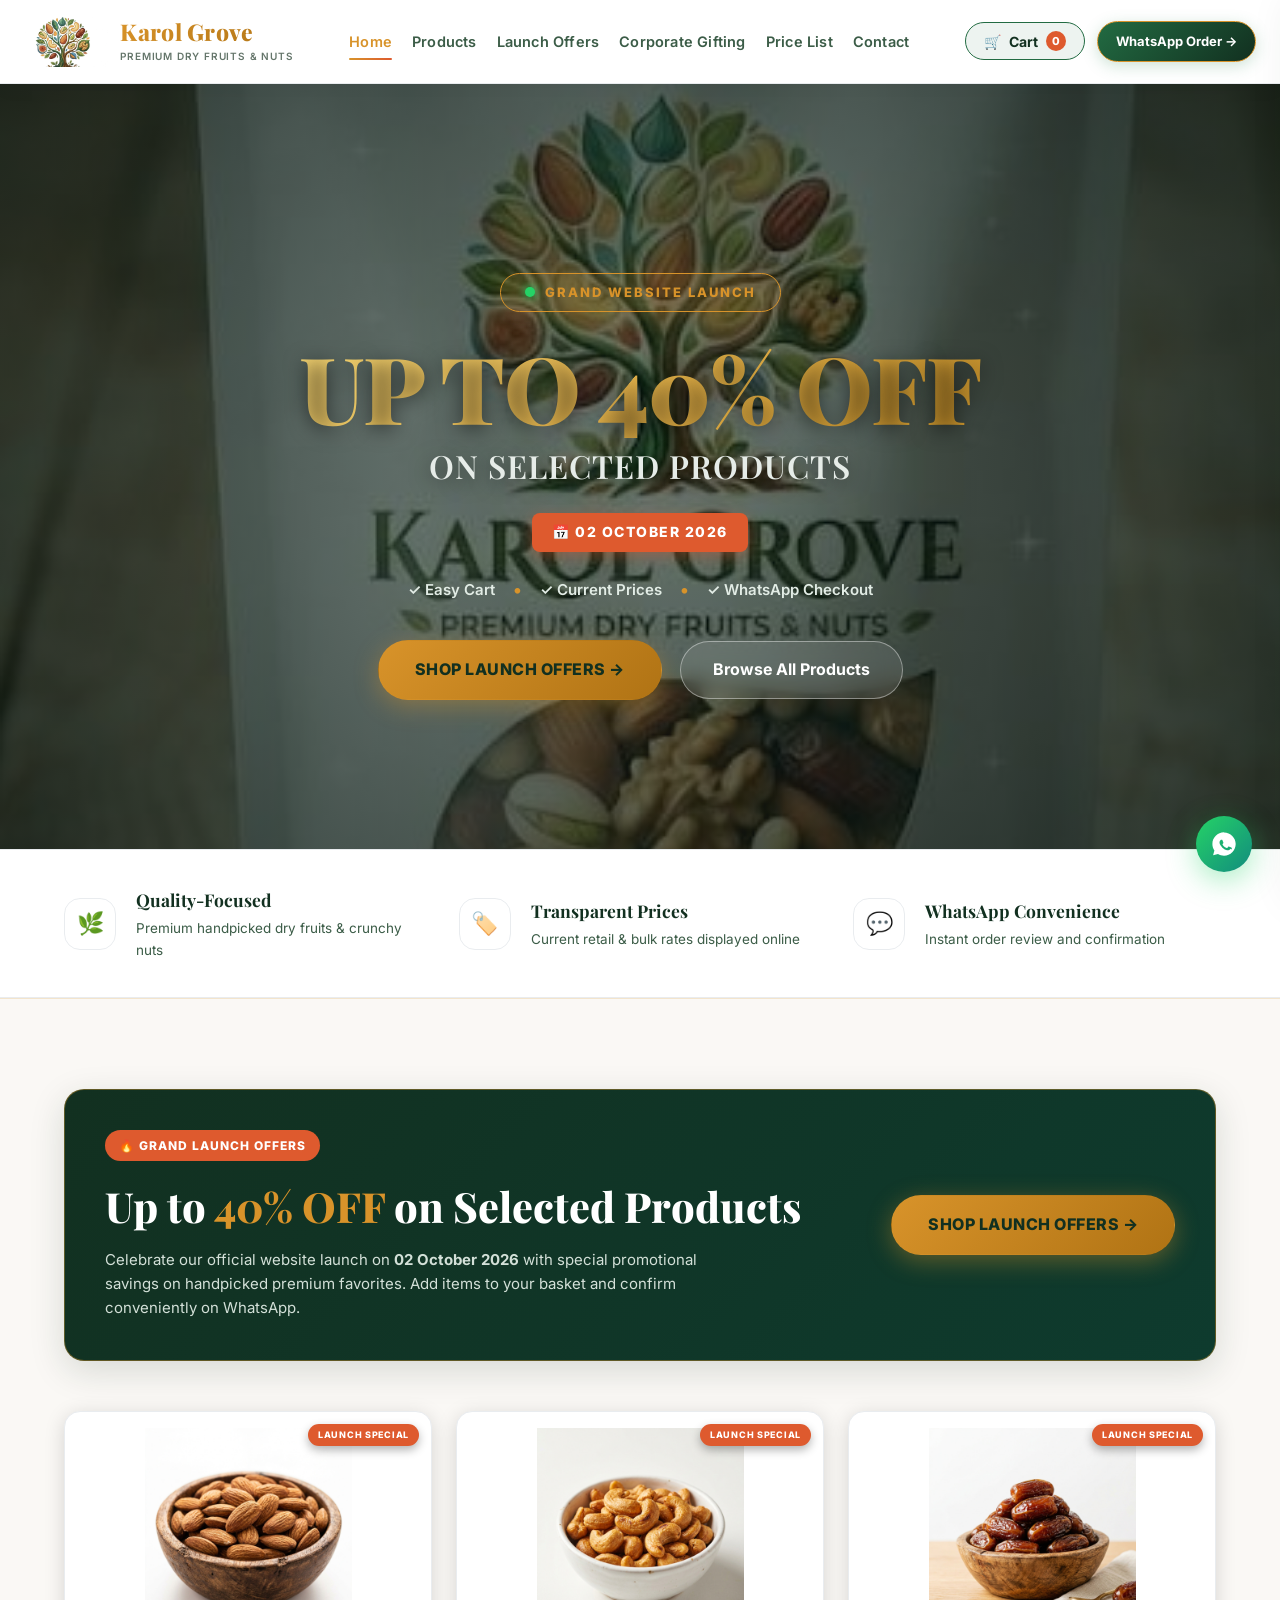
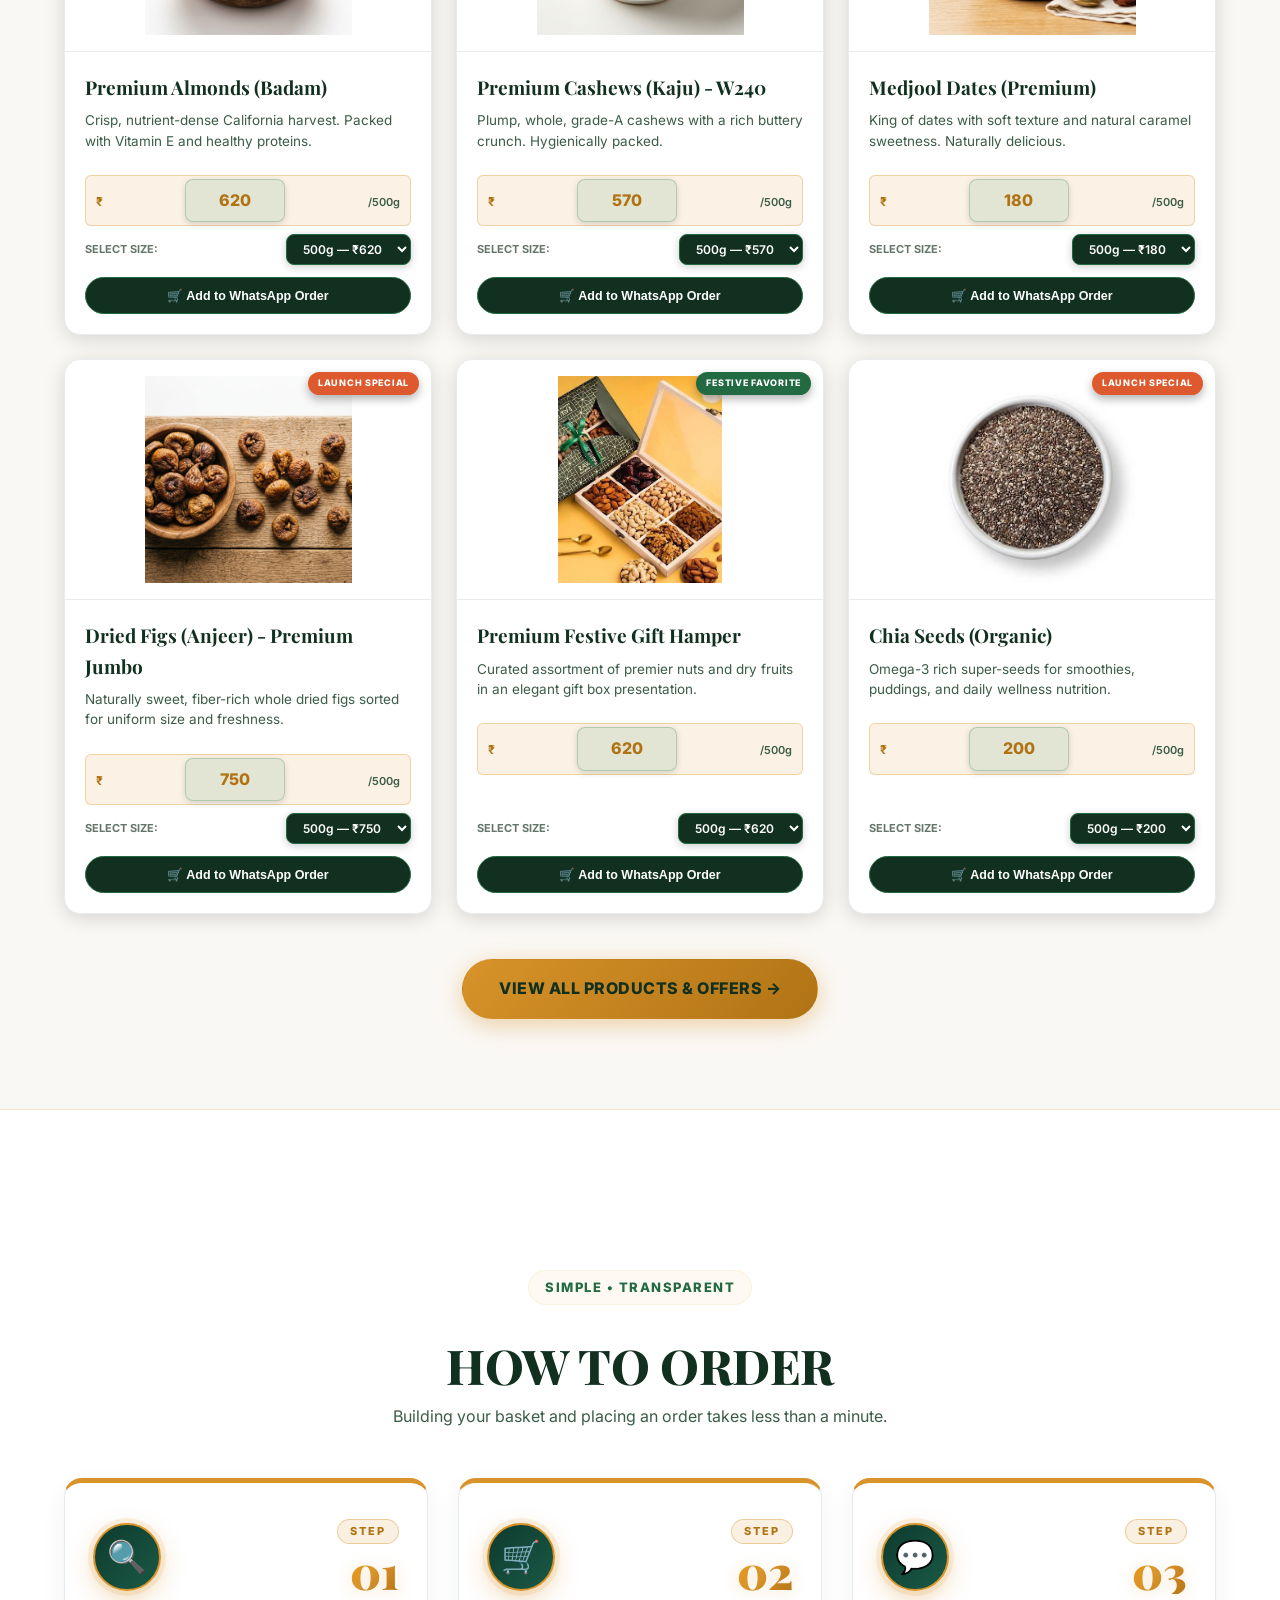
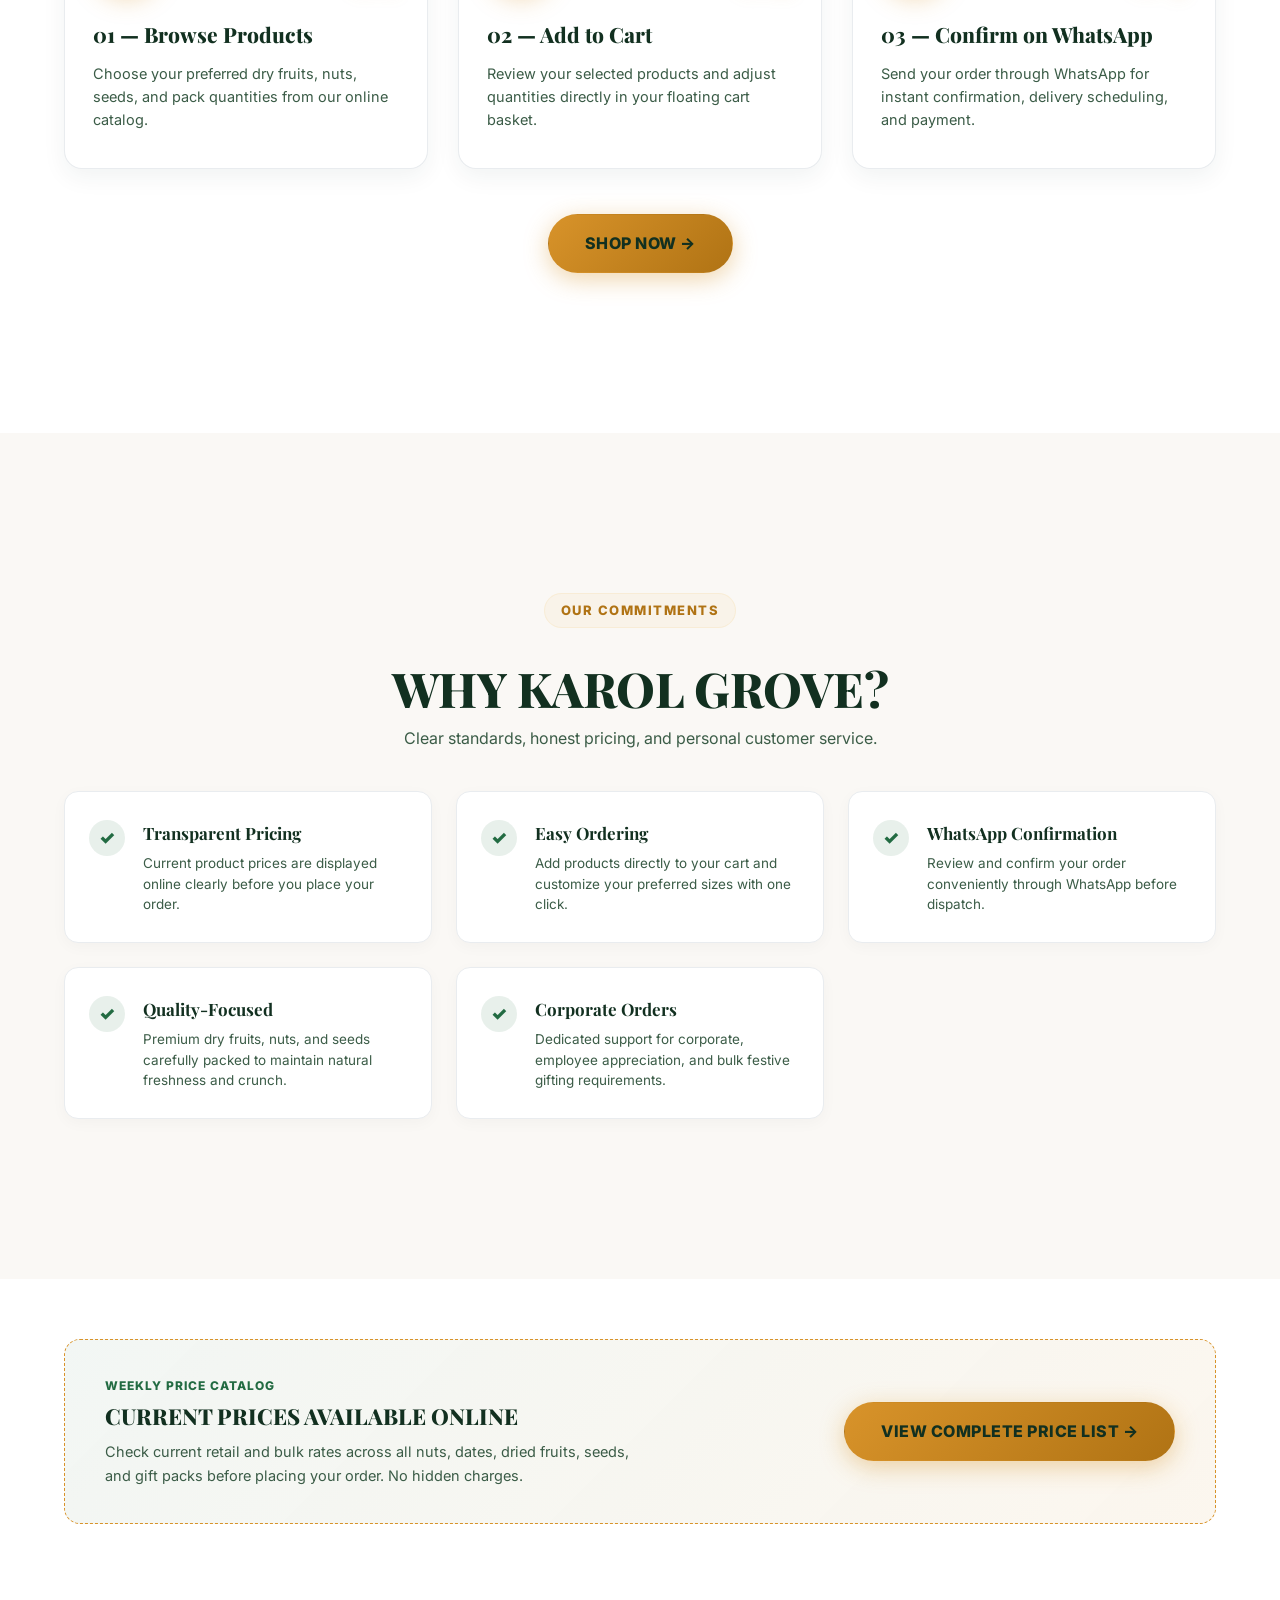
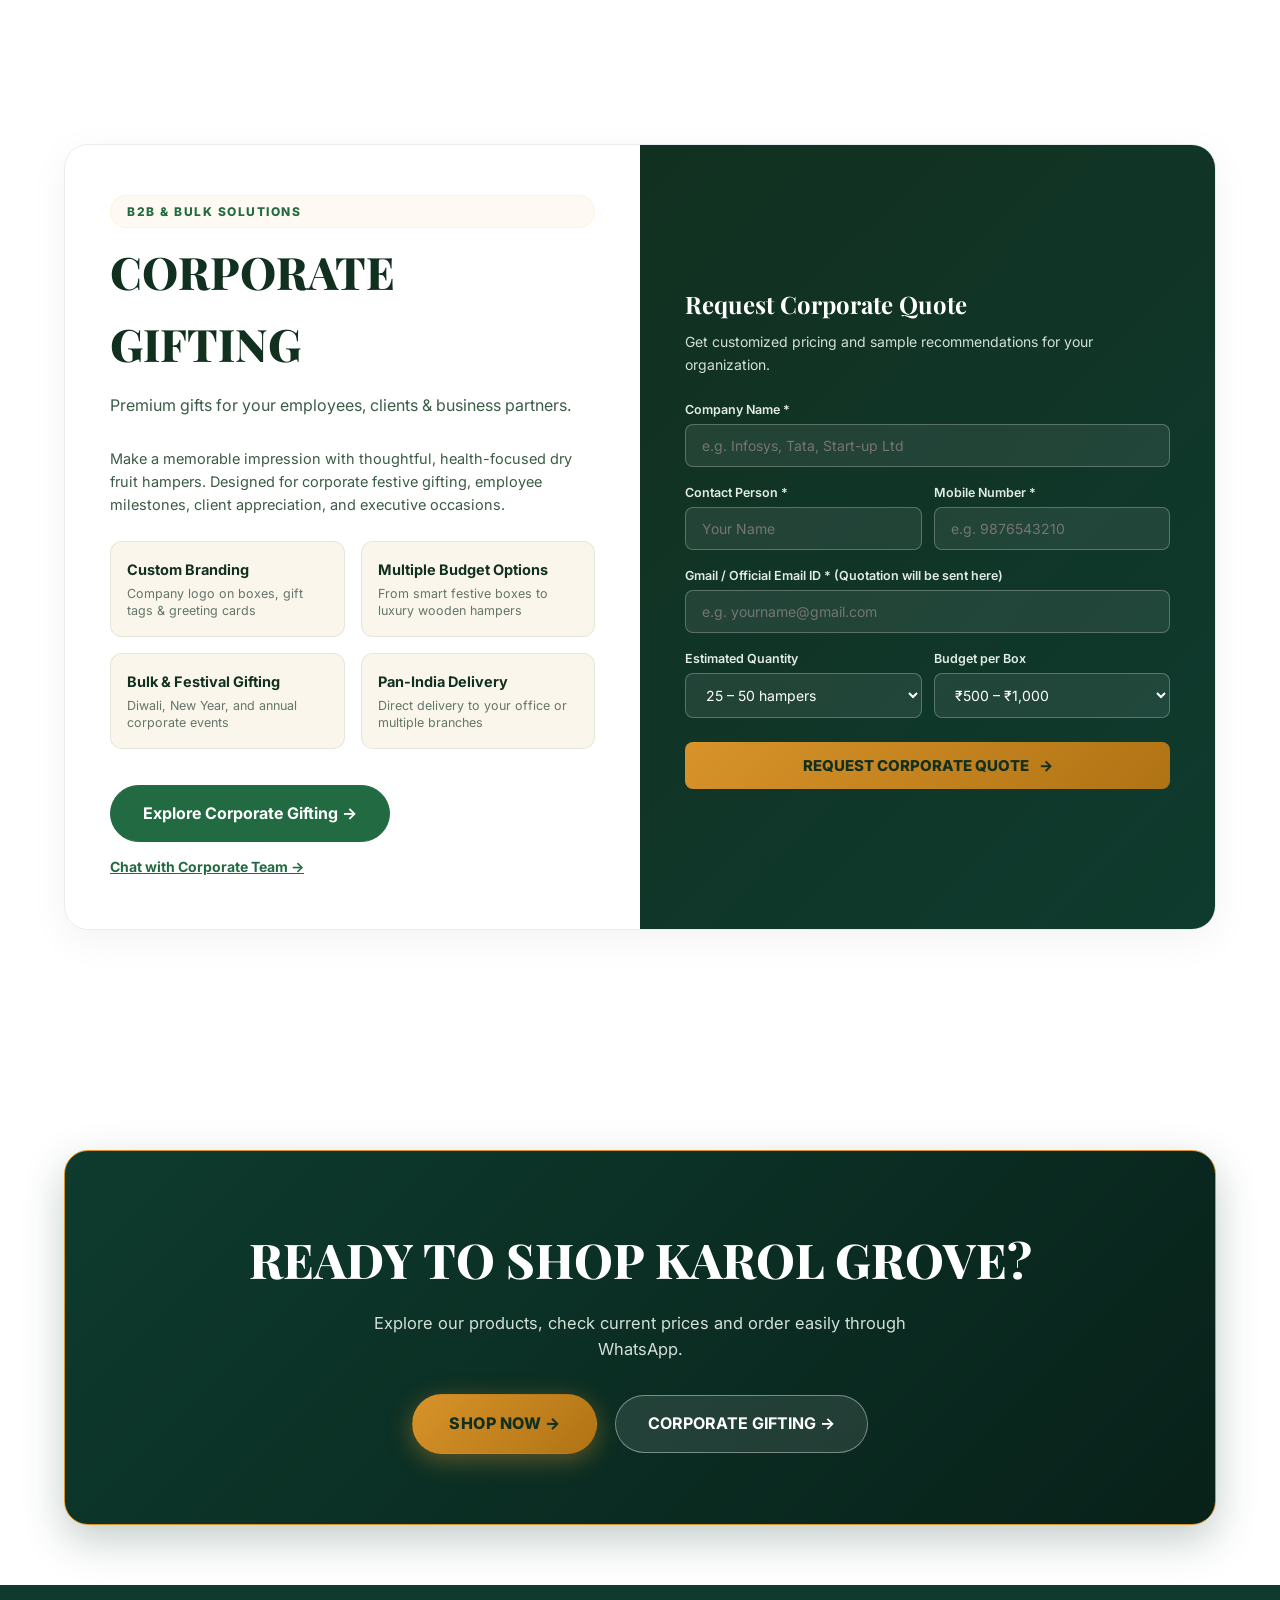
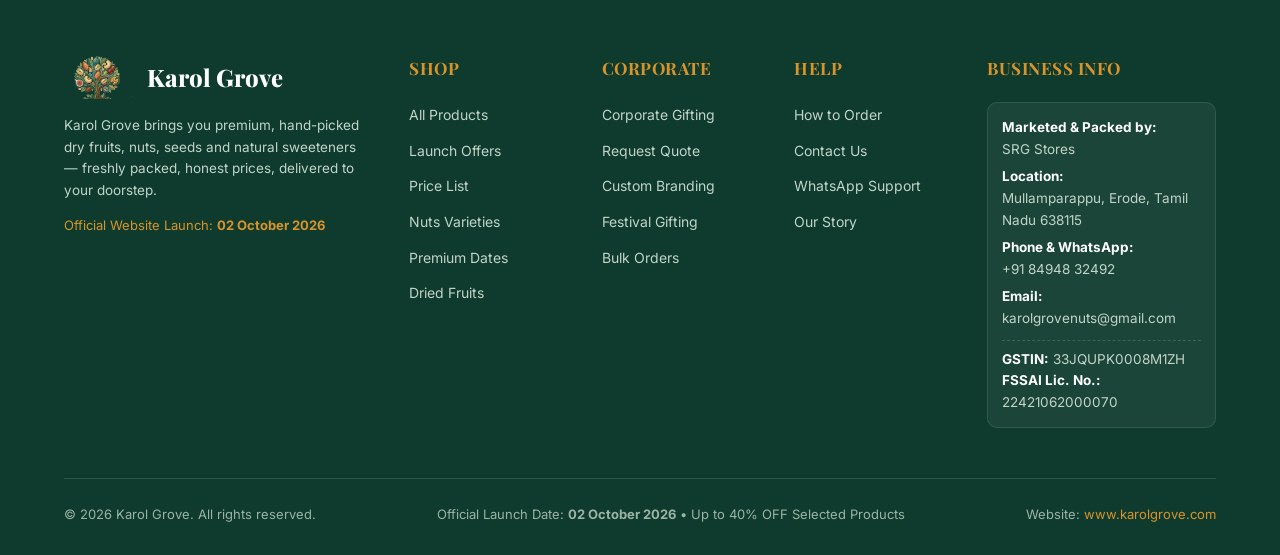
<file: index.html>
<!DOCTYPE html>
<html lang="en">
<head>
<meta charset="UTF-8">
<meta name="viewport" content="width=device-width, initial-scale=1.0">
<title>Karol Grove — Grand Website Launch | Premium Dry Fruits & Nuts</title>
<meta name="description" content="Grand Website Launch 02 October 2026! Up to 40% OFF on selected products. Karol Grove brings you premium, hand-picked dry fruits, nuts, seeds and natural sweeteners.">
<link rel="icon" href="assets/karol-grove-icon.png">
<link rel="preconnect" href="https://fonts.googleapis.com">
<link rel="preconnect" href="https://fonts.gstatic.com" crossorigin>
<link href="https://fonts.googleapis.com/css2?family=Outfit:wght@300;400;500;600;700;800;900&family=Playfair+Display:ital,wght@0,400;0,500;0,600;0,700;0,800;0,900;1,400;1,500;1,600&family=Inter:wght@300;400;500;600;700;800&display=swap" rel="stylesheet">
<link rel="stylesheet" href="assets/style.css?v=20261002-v12">
<script src="assets/prices.js" defer></script>
<script src="assets/main.js?v=20261002-v12" defer></script>
</head>
<body>

<canvas id="vfx-canvas"></canvas>

<!-- Sticky Header & Navigation -->
<header class="site-header">
  <div class="header-inner">
    <a href="index.html" class="brand">
      <img src="assets/karol-grove-icon.png" alt="Karol Grove Premium Dry Fruits & Nuts" class="brand-logo-img">
      <div class="brand-text">
        <span class="brand-name">Karol Grove</span>
        <span class="brand-tagline">Premium Dry Fruits &amp; Nuts</span>
      </div>
    </a>
    <nav class="main-nav">
      <a href="index.html" class="active">Home</a>
      <a href="products.html">Products</a>
      <a href="#launch-offers">Launch Offers</a>
      <a href="corporate-gifts.html">Corporate Gifting</a>
      <a href="pricelist.html">Price List</a>
      <a href="contact.html">Contact</a>
    </nav>
    <div class="header-actions-group">
      <button class="header-cart-btn" onclick="toggleCartDrawer(true)" aria-label="Shopping Cart">
        <span class="cart-icon-symbol">🛒</span>
        <span class="cart-text">Cart</span>
        <span class="badge cart-badge">0</span>
      </button>
      <a class="header-cta" href="https://wa.me/+918494832492" target="_blank" rel="noopener">WhatsApp Order &rarr;</a>
      <button class="nav-toggle" aria-label="Toggle menu">
        <span></span><span></span><span></span>
      </button>
    </div>
  </div>
  <div class="mobile-nav" id="mobileNav">
    <a href="index.html" class="active">Home</a>
    <a href="products.html">Products</a>
    <a href="#launch-offers">Launch Offers</a>
    <a href="corporate-gifts.html">Corporate Gifting</a>
    <a href="pricelist.html">Price List</a>
    <a href="contact.html">Contact</a>
    <a href="https://wa.me/+918494832492" target="_blank" rel="noopener" style="color:var(--forest); font-weight:700;">💬 Order on WhatsApp</a>
  </div>
</header>

<!-- 1. HOMEPAGE HERO — LAUNCH OFFER PRIMARY MESSAGE -->
<section class="hero-launch-wrapper">
  <video autoplay muted loop playsinline poster="assets/karol-grove-pouch-hd.jpg" class="hero-bg-video">
    <source src="assets/hero-video.mp4" type="video/mp4">
  </video>
  <div class="hero-overlay"></div>
  <div class="hero-launch-content reveal">
    <div class="launch-pill-eyebrow">
      <span class="pulse-live-dot"></span> GRAND WEBSITE LAUNCH
    </div>
    <h1 class="hero-launch-h1">
      <span class="gold-highlight">UP TO 40% OFF</span>
      <span class="sub-heading-text">ON SELECTED PRODUCTS</span>
    </h1>
    <div>
      <div class="hero-launch-date-tag">
        📅 02 OCTOBER 2026
      </div>
    </div>
    <div class="hero-supporting-message">
      <span>✓ Easy Cart</span>
      <span class="bullet">•</span>
      <span>✓ Current Prices</span>
      <span class="bullet">•</span>
      <span>✓ WhatsApp Checkout</span>
    </div>
    <div class="hero-launch-actions">
      <a href="#launch-offers" class="btn btn-launch-primary">SHOP LAUNCH OFFERS &rarr;</a>
      <a href="products.html" class="btn btn-launch-secondary">Browse All Products</a>
    </div>
  </div>
</section>

<!-- Quick Feature Strip -->
<section class="feature-strip">
  <div class="container feature-grid reveal">
    <div class="feature-item">
      <span class="icon">🌿</span>
      <div>
        <h3>Quality-Focused</h3>
        <p>Premium handpicked dry fruits &amp; crunchy nuts</p>
      </div>
    </div>
    <div class="feature-item">
      <span class="icon">🏷️</span>
      <div>
        <h3>Transparent Prices</h3>
        <p>Current retail &amp; bulk rates displayed online</p>
      </div>
    </div>
    <div class="feature-item">
      <span class="icon">💬</span>
      <div>
        <h3>WhatsApp Convenience</h3>
        <p>Instant order review and confirmation</p>
      </div>
    </div>
  </div>
</section>

<!-- 2. DEDICATED LAUNCH OFFERS SECTION -->
<section class="section section-launch-offers" id="launch-offers">
  <div class="container">
    <div class="launch-offers-banner reveal">
      <div class="launch-offers-banner-text">
        <span class="launch-badge-pill">🔥 GRAND LAUNCH OFFERS</span>
        <h2>Up to <span>40% OFF</span> on Selected Products</h2>
        <p>Celebrate our official website launch on <strong>02 October 2026</strong> with special promotional savings on handpicked premium favorites. Add items to your basket and confirm conveniently on WhatsApp.</p>
      </div>
      <div>
        <a href="products.html" class="btn btn-launch-primary">SHOP LAUNCH OFFERS &rarr;</a>
      </div>
    </div>

    <!-- Curated Launch Products Grid using Existing Prices from prices.js -->
    <div class="product-grid" style="margin-top: 30px;">

      <!-- Launch Product 1: Premium Almonds -->
      <div class="glass-card product-card tilt-card reveal">
        <div class="product-img-wrapper">
          <img src="assets/product-almonds.png" alt="Premium Almonds (Badam)" class="product-card-img">
          <span class="label" style="background: var(--terracotta); color: #fff;">Launch Special</span>
        </div>
        <div class="product-card-body">
          <h3>Premium Almonds (Badam)</h3>
          <p>Crisp, nutrient-dense California harvest. Packed with Vitamin E and healthy proteins.</p>
          <div class="product-selector">
            <div class="variant-wrapper">
              <span>Select Size:</span>
              <select class="variant-select">
                <option value="250g">250g — ₹220</option>
                <option value="500g" selected>500g — ₹430</option>
                <option value="1kg">1kg — ₹850</option>
              </select>
            </div>
            <button class="add-to-order-btn">🛒 Add to WhatsApp Order</button>
          </div>
        </div>
      </div>

      <!-- Launch Product 2: Premium Cashews -->
      <div class="glass-card product-card tilt-card reveal">
        <div class="product-img-wrapper">
          <img src="assets/product-cashews.png" alt="Premium Cashews (Kaju)" class="product-card-img">
          <span class="label" style="background: var(--terracotta); color: #fff;">Launch Special</span>
        </div>
        <div class="product-card-body">
          <h3>Premium Cashews (Kaju) - W240</h3>
          <p>Plump, whole, grade-A cashews with a rich buttery crunch. Hygienically packed.</p>
          <div class="product-selector">
            <div class="variant-wrapper">
              <span>Select Size:</span>
              <select class="variant-select">
                <option value="250g">250g — ₹250</option>
                <option value="500g" selected>500g — ₹490</option>
                <option value="1kg">1kg — ₹960</option>
              </select>
            </div>
            <button class="add-to-order-btn">🛒 Add to WhatsApp Order</button>
          </div>
        </div>
      </div>

      <!-- Launch Product 3: Medjool Dates -->
      <div class="glass-card product-card tilt-card reveal">
        <div class="product-img-wrapper">
          <img src="assets/product-dates-premium.png" alt="Medjool Dates (Premium)" class="product-card-img">
          <span class="label" style="background: var(--terracotta); color: #fff;">Launch Special</span>
        </div>
        <div class="product-card-body">
          <h3>Medjool Dates (Premium)</h3>
          <p>King of dates with soft texture and natural caramel sweetness. Naturally delicious.</p>
          <div class="product-selector">
            <div class="variant-wrapper">
              <span>Select Size:</span>
              <select class="variant-select">
                <option value="250g">250g — ₹350</option>
                <option value="500g" selected>500g — ₹680</option>
                <option value="1kg">1kg — ₹1300</option>
              </select>
            </div>
            <button class="add-to-order-btn">🛒 Add to WhatsApp Order</button>
          </div>
        </div>
      </div>

      <!-- Launch Product 4: Dried Figs (Anjeer) -->
      <div class="glass-card product-card tilt-card reveal">
        <div class="product-img-wrapper">
          <img src="assets/product-figs.png" alt="Dried Figs (Anjeer)" class="product-card-img">
          <span class="label" style="background: var(--terracotta); color: #fff;">Launch Special</span>
        </div>
        <div class="product-card-body">
          <h3>Dried Figs (Anjeer) - Premium Jumbo</h3>
          <p>Naturally sweet, fiber-rich whole dried figs sorted for uniform size and freshness.</p>
          <div class="product-selector">
            <div class="variant-wrapper">
              <span>Select Size:</span>
              <select class="variant-select">
                <option value="250g">250g — ₹340</option>
                <option value="500g" selected>500g — ₹660</option>
                <option value="1kg">1kg — ₹1280</option>
              </select>
            </div>
            <button class="add-to-order-btn">🛒 Add to WhatsApp Order</button>
          </div>
        </div>
      </div>

      <!-- Launch Product 5: Festive Gift Hamper -->
      <div class="glass-card product-card tilt-card reveal">
        <div class="product-img-wrapper">
          <img src="assets/product-gift-box.png" alt="Premium Festive Gift Hamper" class="product-card-img">
          <span class="label" style="background: var(--forest); color: #fff;">Festive Favorite</span>
        </div>
        <div class="product-card-body">
          <h3>Premium Festive Gift Hamper</h3>
          <p>Curated assortment of premier nuts and dry fruits in an elegant gift box presentation.</p>
          <div class="product-selector">
            <div class="variant-wrapper">
              <span>Select Size:</span>
              <select class="variant-select">
                <option value="250g">250g — ₹599</option>
                <option value="500g" selected>500g — ₹999</option>
                <option value="1kg">1kg — ₹1899</option>
              </select>
            </div>
            <button class="add-to-order-btn">🛒 Add to WhatsApp Order</button>
          </div>
        </div>
      </div>

      <!-- Launch Product 6: Chia Seeds -->
      <div class="glass-card product-card tilt-card reveal">
        <div class="product-img-wrapper">
          <img src="assets/product-chia-seeds.png" alt="Chia Seeds (Organic)" class="product-card-img">
          <span class="label" style="background: var(--terracotta); color: #fff;">Launch Special</span>
        </div>
        <div class="product-card-body">
          <h3>Chia Seeds (Organic)</h3>
          <p>Omega-3 rich super-seeds for smoothies, puddings, and daily wellness nutrition.</p>
          <div class="product-selector">
            <div class="variant-wrapper">
              <span>Select Size:</span>
              <select class="variant-select">
                <option value="250g">250g — ₹120</option>
                <option value="500g" selected>500g — ₹220</option>
                <option value="1kg">1kg — ₹420</option>
              </select>
            </div>
            <button class="add-to-order-btn">🛒 Add to WhatsApp Order</button>
          </div>
        </div>
      </div>

    </div>

    <div style="text-align: center; margin-top: 45px;">
      <a href="products.html" class="btn btn-launch-primary">VIEW ALL PRODUCTS &amp; OFFERS &rarr;</a>
    </div>
  </div>
</section>

<!-- 4. MAKE THE SHOPPING FLOW OBVIOUS (HOW TO ORDER) -->
<section class="section" id="how-to-order" style="background: #FFFFFF;">
  <div class="container">
    <div class="section-head reveal" style="text-align: center; max-width: 700px; margin: 0 auto 30px;">
      <span class="eyebrow" style="color: var(--forest); font-weight: 800; letter-spacing: 1.5px; text-transform: uppercase; font-size: 13px;">Simple &bull; Transparent</span>
      <h2 style="font-size: clamp(2rem, 4vw, 3rem); font-weight: 800; margin-top: 8px;">HOW TO ORDER</h2>
      <p style="font-size: 16px; color: var(--text-secondary); margin-top: 10px;">Building your basket and placing an order takes less than a minute.</p>
    </div>

    <div class="order-stepper-grid">
      <!-- Step 01 -->
      <div class="order-stepper-card reveal">
        <div class="stepper-header-row">
          <div class="stepper-icon-highlight" title="Browse Products">
            <span>🔍</span>
          </div>
          <div class="stepper-number-highlight">
            <span class="stepper-step-label">STEP</span>
            <span class="stepper-num-val">01</span>
          </div>
        </div>
        <h3>01 — Browse Products</h3>
        <p>Choose your preferred dry fruits, nuts, seeds, and pack quantities from our online catalog.</p>
      </div>

      <!-- Step 02 -->
      <div class="order-stepper-card reveal" style="transition-delay: 0.1s;">
        <div class="stepper-header-row">
          <div class="stepper-icon-highlight" title="Add to Cart">
            <span>🛒</span>
          </div>
          <div class="stepper-number-highlight">
            <span class="stepper-step-label">STEP</span>
            <span class="stepper-num-val">02</span>
          </div>
        </div>
        <h3>02 — Add to Cart</h3>
        <p>Review your selected products and adjust quantities directly in your floating cart basket.</p>
      </div>

      <!-- Step 03 -->
      <div class="order-stepper-card reveal" style="transition-delay: 0.2s;">
        <div class="stepper-header-row">
          <div class="stepper-icon-highlight" title="Confirm on WhatsApp">
            <span>💬</span>
          </div>
          <div class="stepper-number-highlight">
            <span class="stepper-step-label">STEP</span>
            <span class="stepper-num-val">03</span>
          </div>
        </div>
        <h3>03 — Confirm on WhatsApp</h3>
        <p>Send your order through WhatsApp for instant confirmation, delivery scheduling, and payment.</p>
      </div>
    </div>

    <div style="text-align: center; margin-top: 45px;">
      <a href="products.html" class="btn btn-launch-primary">SHOP NOW &rarr;</a>
    </div>
  </div>
</section>

<!-- 5. ADD A TRUST / WHY KAROL GROVE SECTION -->
<section class="section" style="background: #FAF8F5;">
  <div class="container">
    <div class="section-head reveal" style="text-align: center; max-width: 750px; margin: 0 auto 20px;">
      <span class="eyebrow" style="color: var(--gold-deep); font-weight: 800; letter-spacing: 1.5px; text-transform: uppercase; font-size: 13px;">Our Commitments</span>
      <h2 style="font-size: clamp(2rem, 4vw, 3rem); font-weight: 800; margin-top: 8px;">WHY KAROL GROVE?</h2>
      <p style="font-size: 16px; color: var(--text-secondary); margin-top: 8px;">Clear standards, honest pricing, and personal customer service.</p>
    </div>

    <div class="trust-cards-grid">
      <!-- Benefit 1 -->
      <div class="trust-feature-card reveal">
        <div class="trust-check-badge">✓</div>
        <div>
          <h4>Transparent Pricing</h4>
          <p>Current product prices are displayed online clearly before you place your order.</p>
        </div>
      </div>

      <!-- Benefit 2 -->
      <div class="trust-feature-card reveal" style="transition-delay: 0.05s;">
        <div class="trust-check-badge">✓</div>
        <div>
          <h4>Easy Ordering</h4>
          <p>Add products directly to your cart and customize your preferred sizes with one click.</p>
        </div>
      </div>

      <!-- Benefit 3 -->
      <div class="trust-feature-card reveal" style="transition-delay: 0.1s;">
        <div class="trust-check-badge">✓</div>
        <div>
          <h4>WhatsApp Confirmation</h4>
          <p>Review and confirm your order conveniently through WhatsApp before dispatch.</p>
        </div>
      </div>

      <!-- Benefit 4 -->
      <div class="trust-feature-card reveal" style="transition-delay: 0.15s;">
        <div class="trust-check-badge">✓</div>
        <div>
          <h4>Quality-Focused</h4>
          <p>Premium dry fruits, nuts, and seeds carefully packed to maintain natural freshness and crunch.</p>
        </div>
      </div>

      <!-- Benefit 5 -->
      <div class="trust-feature-card reveal" style="transition-delay: 0.2s;">
        <div class="trust-check-badge">✓</div>
        <div>
          <h4>Corporate Orders</h4>
          <p>Dedicated support for corporate, employee appreciation, and bulk festive gifting requirements.</p>
        </div>
      </div>
    </div>
  </div>
</section>

<!-- 9. MAKE THE PRICE INFORMATION EASIER TO FIND (PRICE BANNER) -->
<section class="container reveal">
  <div class="section-price-banner">
    <div class="price-banner-text">
      <span style="color: var(--forest); font-weight: 800; font-size: 12px; letter-spacing: 1px; text-transform: uppercase; display: block; margin-bottom: 4px;">WEEKLY PRICE CATALOG</span>
      <h3>CURRENT PRICES AVAILABLE ONLINE</h3>
      <p>Check current retail and bulk rates across all nuts, dates, dried fruits, seeds, and gift packs before placing your order. No hidden charges.</p>
    </div>
    <div>
      <a href="pricelist.html" class="btn btn-launch-primary">VIEW COMPLETE PRICE LIST &rarr;</a>
    </div>
  </div>
</section>

<!-- 7 & 8. REDESIGNED & SIMPLIFIED CORPORATE GIFTING SECTION -->
<section class="section" id="corporate-gifting">
  <div class="container">
    <div class="corporate-commercial-container reveal">
      <div class="corporate-commercial-grid">
        
        <!-- Left Side: Clear Business Information -->
        <div class="corporate-commercial-info">
          <span class="eyebrow">B2B &amp; Bulk Solutions</span>
          <h2>CORPORATE GIFTING</h2>
          <p class="corp-lead">Premium gifts for your employees, clients &amp; business partners.</p>
          <p style="font-size: 14.5px; color: var(--text-secondary); margin-bottom: 24px; line-height: 1.6;">
            Make a memorable impression with thoughtful, health-focused dry fruit hampers. Designed for corporate festive gifting, employee milestones, client appreciation, and executive occasions.
          </p>

          <div class="corporate-feature-pills">
            <div class="corp-feature-item">
              <strong>Custom Branding</strong>
              <span>Company logo on boxes, gift tags &amp; greeting cards</span>
            </div>
            <div class="corp-feature-item">
              <strong>Multiple Budget Options</strong>
              <span>From smart festive boxes to luxury wooden hampers</span>
            </div>
            <div class="corp-feature-item">
              <strong>Bulk &amp; Festival Gifting</strong>
              <span>Diwali, New Year, and annual corporate events</span>
            </div>
            <div class="corp-feature-item">
              <strong>Pan-India Delivery</strong>
              <span>Direct delivery to your office or multiple branches</span>
            </div>
          </div>

          <div style="display: flex; gap: 14px; flex-wrap: wrap; align-items: center;">
            <a href="corporate-gifts.html" class="btn btn-launch-secondary" style="background: var(--forest); border-color: var(--forest); color: #fff !important;">
              Explore Corporate Gifting &rarr;
            </a>
            <a href="https://wa.me/+918494832492?text=Hi%20Karol%20Grove%2C%20I%20am%20interested%20in%20Corporate%20Gifting%20options." target="_blank" rel="noopener" style="font-size: 14px; font-weight: 700; color: var(--forest); text-decoration: underline;">
              Chat with Corporate Team &rarr;
            </a>
          </div>
        </div>

        <!-- Right Side: Fast Quote Request Form -->
        <div class="corporate-commercial-form-box">
          <h3>Request Corporate Quote</h3>
          <p>Get customized pricing and sample recommendations for your organization.</p>
          <form id="corporateQuoteForm" class="corp-quick-form">
            <div>
              <label for="corpCompany">Company Name *</label>
              <input type="text" id="corpCompany" name="company" placeholder="e.g. Infosys, Tata, Start-up Ltd" required>
            </div>
            <div style="display: grid; grid-template-columns: 1fr 1fr; gap: 12px;">
              <div>
                <label for="corpName">Contact Person *</label>
                <input type="text" id="corpName" name="name" placeholder="Your Name" required>
              </div>
              <div>
                <label for="corpMobile">Mobile Number *</label>
                <input type="tel" id="corpMobile" name="mobile" placeholder="e.g. 9876543210" required>
              </div>
            </div>
            <div>
              <label for="corpEmail">Gmail / Official Email ID * (Quotation will be sent here)</label>
              <input type="email" id="corpEmail" name="email" placeholder="e.g. yourname@gmail.com" required>
            </div>
            <div style="display: grid; grid-template-columns: 1fr 1fr; gap: 12px;">
              <div>
                <label for="corpQty">Estimated Quantity</label>
                <select id="corpQty" name="quantity">
                  <option value="25-50 hampers">25 – 50 hampers</option>
                  <option value="50-200 hampers">50 – 200 hampers</option>
                  <option value="200-500 hampers">200 – 500 hampers</option>
                  <option value="500+ hampers">500+ hampers</option>
                </select>
              </div>
              <div>
                <label for="corpBudget">Budget per Box</label>
                <select id="corpBudget" name="budget">
                  <option value="₹500 - ₹1,000">₹500 – ₹1,000</option>
                  <option value="₹1,000 - ₹2,000">₹1,000 – ₹2,000</option>
                  <option value="₹2,000 - ₹3,500">₹2,000 – ₹3,500</option>
                  <option value="Above ₹3,500">Above ₹3,500 (Luxury)</option>
                </select>
              </div>
            </div>
            <button type="submit" class="btn-corp-submit">
              <span>REQUEST CORPORATE QUOTE</span> &rarr;
            </button>
          </form>
        </div>

      </div>
    </div>
  </div>
</section>

<!-- 11. STRONG FINAL CTA SECTION -->
<section class="container reveal">
  <div class="section-final-cta">
    <h2>READY TO SHOP KAROL GROVE?</h2>
    <p>Explore our products, check current prices and order easily through WhatsApp.</p>
    <div class="final-cta-buttons">
      <a href="products.html" class="btn btn-launch-primary">SHOP NOW &rarr;</a>
      <a href="corporate-gifts.html" class="btn btn-launch-secondary">CORPORATE GIFTING &rarr;</a>
    </div>
  </div>
</section>

<!-- 12. IMPROVED STANDARDIZED FOOTER -->
<footer class="site-footer-v2">
  <div class="container">
    <div class="footer-v2-grid">
      <!-- 1. Brand Info -->
      <div class="footer-v2-col">
        <div style="display: flex; align-items: center; gap: 12px; margin-bottom: 16px;">
          <img src="assets/karol-grove-icon.png" alt="Karol Grove" style="height: 44px; width: auto;">
          <span style="font-family: var(--font-display); font-size: 24px; font-weight: 800; color: #FFFFFF;">Karol Grove</span>
        </div>
        <p>Karol Grove brings you premium, hand-picked dry fruits, nuts, seeds and natural sweeteners — freshly packed, honest prices, delivered to your doorstep.</p>
        <p style="margin-top: 14px; font-size: 13px; color: var(--gold);">Official Website Launch: <strong>02 October 2026</strong></p>
      </div>

      <!-- 2. Shop -->
      <div class="footer-v2-col">
        <h4>SHOP</h4>
        <ul>
          <li><a href="products.html">All Products</a></li>
          <li><a href="#launch-offers">Launch Offers</a></li>
          <li><a href="pricelist.html">Price List</a></li>
          <li><a href="products.html#nuts">Nuts Varieties</a></li>
          <li><a href="products.html#dates">Premium Dates</a></li>
          <li><a href="products.html#dried-fruits">Dried Fruits</a></li>
        </ul>
      </div>

      <!-- 3. Corporate -->
      <div class="footer-v2-col">
        <h4>CORPORATE</h4>
        <ul>
          <li><a href="corporate-gifts.html">Corporate Gifting</a></li>
          <li><a href="corporate-gifts.html#quote">Request Quote</a></li>
          <li><a href="corporate-gifts.html#branding">Custom Branding</a></li>
          <li><a href="corporate-gifts.html#festival">Festival Gifting</a></li>
          <li><a href="corporate-gifts.html#bulk">Bulk Orders</a></li>
        </ul>
      </div>

      <!-- 4. Help -->
      <div class="footer-v2-col">
        <h4>HELP</h4>
        <ul>
          <li><a href="#how-to-order">How to Order</a></li>
          <li><a href="contact.html">Contact Us</a></li>
          <li><a href="https://wa.me/+918494832492" target="_blank" rel="noopener">WhatsApp Support</a></li>
          <li><a href="about.html">Our Story</a></li>
        </ul>
      </div>

      <!-- 5. Business Information -->
      <div class="footer-v2-col">
        <h4>BUSINESS INFO</h4>
        <div class="footer-legal-badge">
          <p><strong>Marketed &amp; Packed by:</strong><br>SRG Stores</p>
          <p style="margin-top: 6px;"><strong>Location:</strong><br>Mullamparappu, Erode, Tamil Nadu 638115</p>
          <p style="margin-top: 6px;"><strong>Phone &amp; WhatsApp:</strong><br>+91 84948 32492</p>
          <p style="margin-top: 6px;"><strong>Email:</strong><br>karolgrovenuts@gmail.com</p>
          <div style="margin-top: 10px; padding-top: 8px; border-top: 1px dashed rgba(255,255,255,0.15);">
            <p><strong>GSTIN:</strong> 33JQUPK0008M1ZH</p>
            <p><strong>FSSAI Lic. No.:</strong> 22421062000070</p>
          </div>
        </div>
      </div>
    </div>

    <!-- Bottom Bar -->
    <div class="footer-v2-bottom">
      <div>&copy; 2026 Karol Grove. All rights reserved.</div>
      <div>Official Launch Date: <strong>02 October 2026</strong> &bull; Up to 40% OFF Selected Products</div>
      <div>Website: <a href="https://www.karolgrove.com">www.karolgrove.com</a></div>
    </div>
  </div>
</footer>

<!-- Floating WhatsApp Action Button -->
<a href="https://wa.me/918494832492?text=Hi%20Karol%20Grove%2C%20I%20would%20like%20to%20place%20an%20order." 
   class="floating-whatsapp" 
   target="_blank" 
   rel="noopener" 
   aria-label="Order on WhatsApp">
  <div class="whatsapp-badge">Order on WhatsApp</div>
  <svg class="whatsapp-icon-svg" viewBox="0 0 24 24" width="24" height="24">
    <path fill="currentColor" d="M12.031 2c-5.514 0-9.99 4.477-9.99 9.99 0 2.08.636 4.01 1.728 5.614l-1.127 4.12 4.22-1.107c1.514.938 3.284 1.48 5.17 1.48 5.515 0 9.99-4.477 9.99-9.99 0-5.514-4.475-9.99-9.99-9.99zm5.556 14.13c-.224.634-1.22 1.157-1.68 1.206-.432.046-.86.23-2.738-.508-2.398-.942-3.896-3.376-4.016-3.536-.12-.16-1.002-1.332-1.002-2.54 0-1.21.632-1.804.856-2.048.225-.244.49-.305.653-.305.163 0 .326.002.47.01.15.008.347-.057.545.422.203.49.693 1.693.754 1.815.06.123.1.265.018.428-.08.163-.122.265-.244.407-.122.143-.257.32-.367.43-.122.12-.25.253-.108.497.143.244.636 1.05 1.362 1.7 1 .894 1.85 1.173 2.116 1.306.265.132.418.11.57-.06.153-.173.663-.774.846-1.037.183-.265.367-.224.622-.132.255.09 1.62.764 1.9.905.28.14.47.21.536.326.067.116.067.67-.156 1.306z"/>
  </svg>
</a>

</body>
</html>
</file>
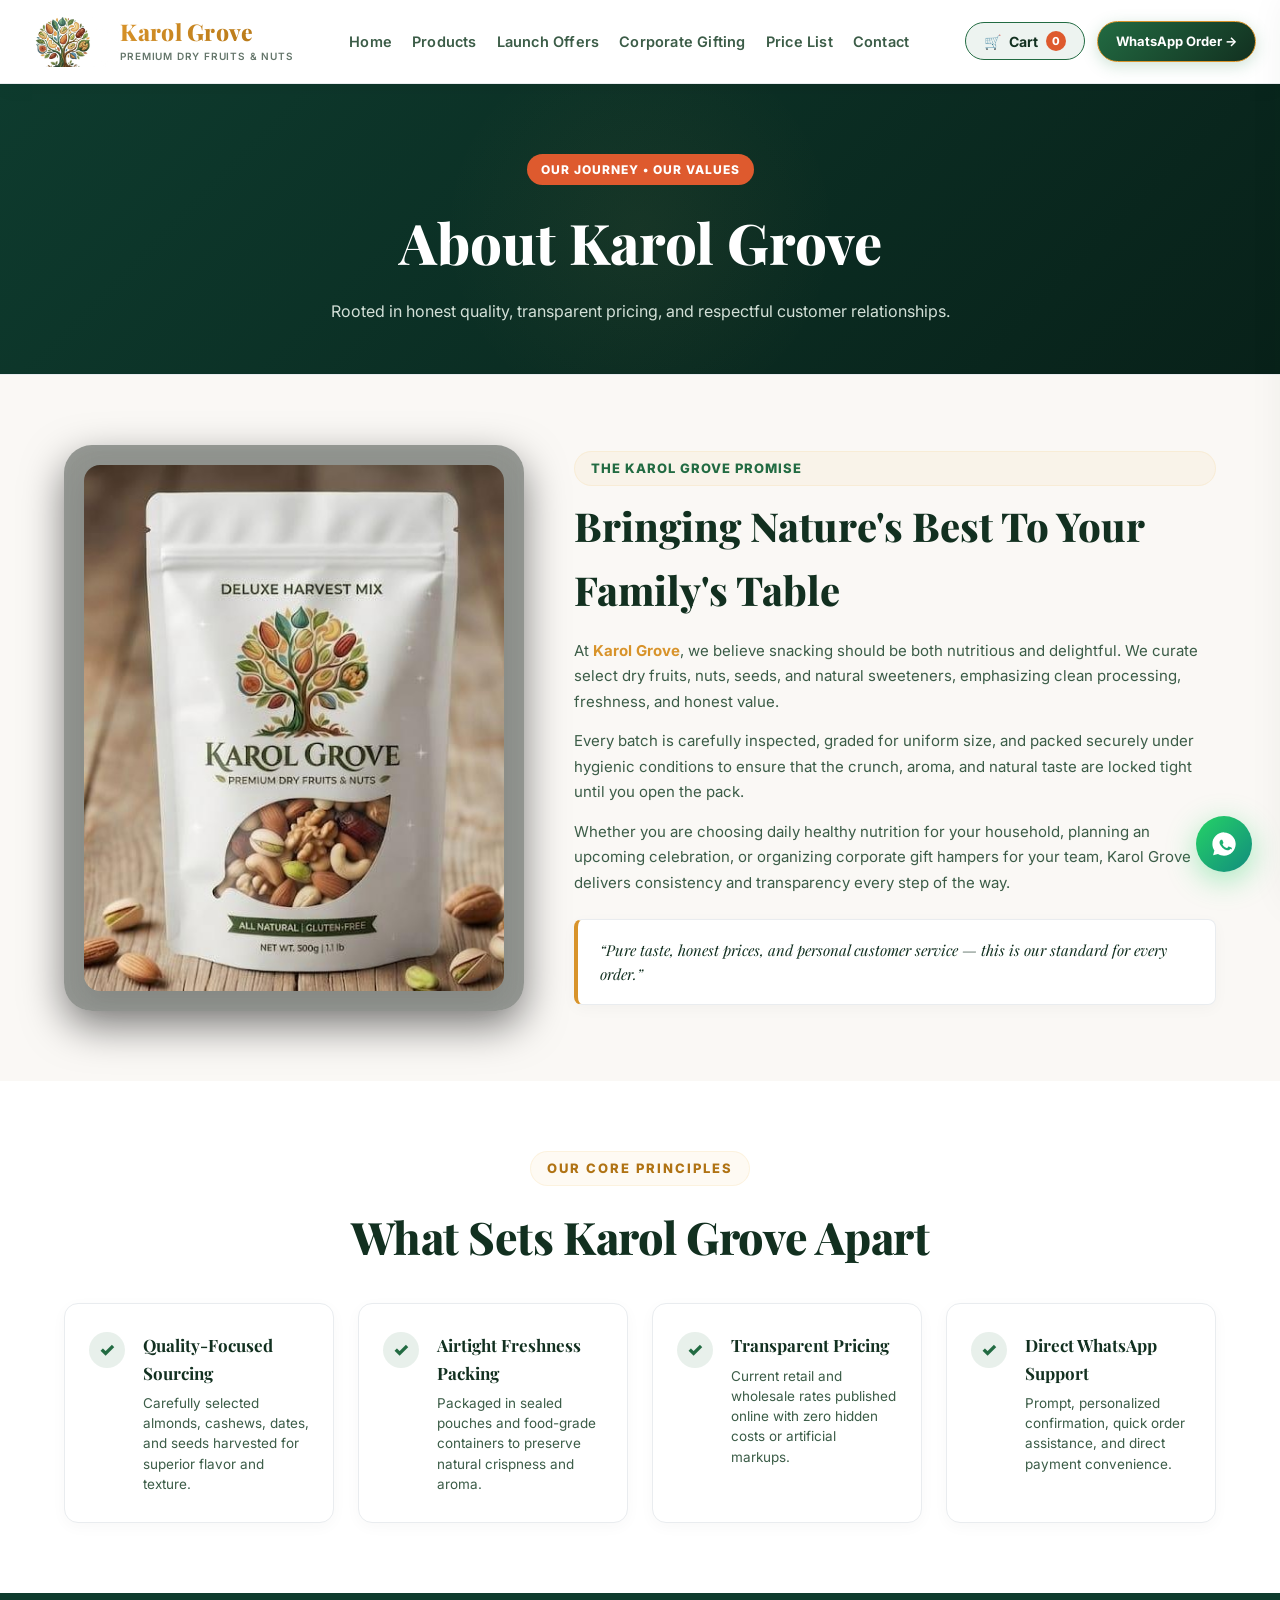
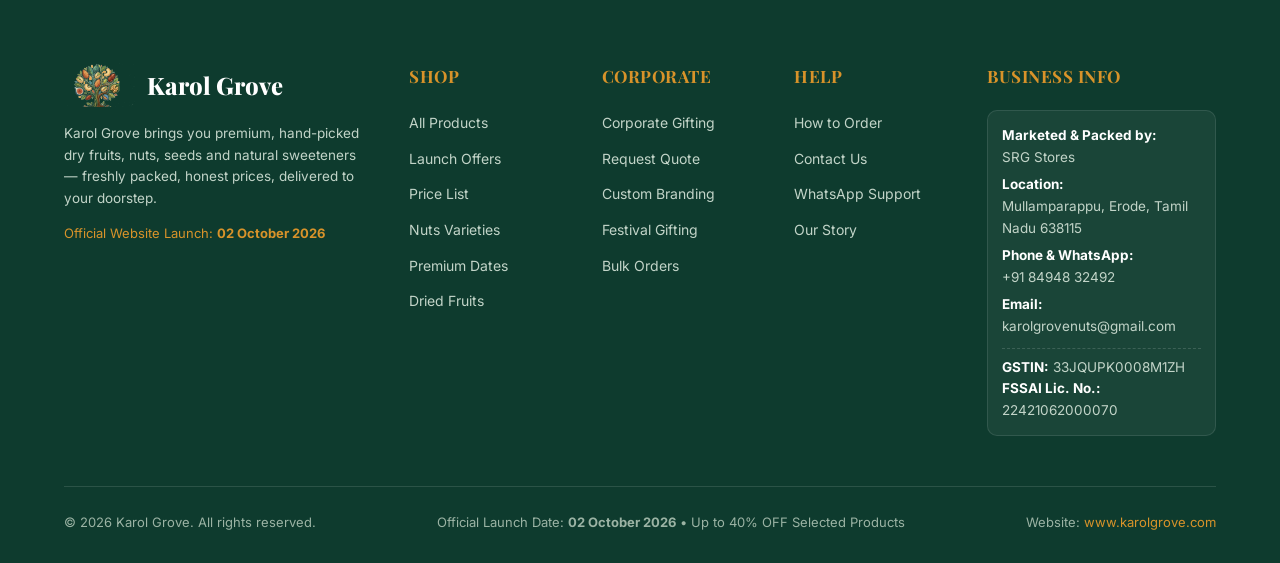
<file: about.html>
<!DOCTYPE html>
<html lang="en">
<head>
<meta charset="UTF-8">
<meta name="viewport" content="width=device-width, initial-scale=1.0">
<title>About Us — Karol Grove | Premium Dry Fruits &amp; Nuts</title>
<meta name="description" content="Learn about Karol Grove's story, our commitment to natural freshness, honest prices, and why families trust us for premium dry fruits and nuts.">
<link rel="icon" href="assets/karol-grove-icon.png">
<link rel="preconnect" href="https://fonts.googleapis.com">
<link rel="preconnect" href="https://fonts.gstatic.com" crossorigin>
<link href="https://fonts.googleapis.com/css2?family=Outfit:wght@300;400;500;600;700;800;900&family=Playfair+Display:ital,wght@0,400;0,500;0,600;0,700;0,800;0,900;1,400;1,500;1,600&family=Inter:wght@300;400;500;600;700;800&display=swap" rel="stylesheet">
<link rel="stylesheet" href="assets/style.css?v=20261002-v12">
<script src="assets/prices.js" defer></script>
<script src="assets/main.js?v=20261002-v12" defer></script>
</head>
<body>

<canvas id="vfx-canvas"></canvas>

<header class="site-header">
  <div class="header-inner">
    <a href="index.html" class="brand">
      <img src="assets/karol-grove-icon.png" alt="Karol Grove Premium Dry Fruits & Nuts" class="brand-logo-img">
      <div class="brand-text">
        <span class="brand-name">Karol Grove</span>
        <span class="brand-tagline">Premium Dry Fruits &amp; Nuts</span>
      </div>
    </a>
    <nav class="main-nav">
      <a href="index.html">Home</a>
      <a href="products.html">Products</a>
      <a href="index.html#launch-offers">Launch Offers</a>
      <a href="corporate-gifts.html">Corporate Gifting</a>
      <a href="pricelist.html">Price List</a>
      <a href="contact.html">Contact</a>
    </nav>
    <div class="header-actions-group">
      <button class="header-cart-btn" onclick="toggleCartDrawer(true)" aria-label="Shopping Cart">
        <span class="cart-icon-symbol">🛒</span>
        <span class="cart-text">Cart</span>
        <span class="badge cart-badge">0</span>
      </button>
      <a class="header-cta" href="https://wa.me/+918494832492" target="_blank" rel="noopener">WhatsApp Order &rarr;</a>
      <button class="nav-toggle" aria-label="Toggle menu">
        <span></span><span></span><span></span>
      </button>
    </div>
  </div>
  <div class="mobile-nav" id="mobileNav">
    <a href="index.html">Home</a>
    <a href="products.html">Products</a>
    <a href="index.html#launch-offers">Launch Offers</a>
    <a href="corporate-gifts.html">Corporate Gifting</a>
    <a href="pricelist.html">Price List</a>
    <a href="contact.html">Contact</a>
    <a href="https://wa.me/+918494832492" target="_blank" rel="noopener" style="color:var(--forest); font-weight:700;">💬 Order on WhatsApp</a>
  </div>
</header>

<section class="page-header" style="background: linear-gradient(135deg, #0E3B2E 0%, #082119 100%); color: #fff; padding: 70px 20px 50px; text-align: center;">
  <div class="container reveal">
    <span class="launch-badge-pill">OUR JOURNEY &bull; OUR VALUES</span>
    <h1 style="font-family: var(--font-display); font-size: clamp(2.2rem, 5vw, 3.5rem); color: #fff; margin-bottom: 12px;">About Karol Grove</h1>
    <p style="font-size: 16px; color: #D3E0D8; max-width: 650px; margin: 0 auto;">Rooted in honest quality, transparent pricing, and respectful customer relationships.</p>
  </div>
</section>

<section class="section" style="background: #FAF8F5; padding: 70px 0;">
  <div class="container about-flex" style="display: flex; gap: 50px; align-items: center; flex-wrap: wrap;">
    <div class="tin-frame tilt-card reveal" style="flex: 1; min-width: 300px; text-align: center;">
      <img src="assets/karol-grove-pouch-hd.jpg" alt="Karol Grove premium pouch" style="max-width: 420px; width: 100%; border-radius: 16px; box-shadow: 0 10px 30px rgba(0,0,0,0.1); margin: 0 auto;">
    </div>
    <div class="about-copy reveal" style="flex: 1.2; min-width: 300px;">
      <span class="eyebrow" style="color: var(--forest); font-weight: 800; text-transform: uppercase; font-size: 13px; letter-spacing: 1px; display: block; margin-bottom: 8px;">The Karol Grove Promise</span>
      <h2 style="font-family: var(--font-display); font-size: clamp(1.8rem, 3.5vw, 2.5rem); font-weight: 800; color: var(--forest-deep); margin-bottom: 16px;">
        Bringing Nature's Best To Your Family's Table
      </h2>
      <p style="font-size: 15px; line-height: 1.7; color: var(--text-secondary); margin-bottom: 14px;">
        At <strong>Karol Grove</strong>, we believe snacking should be both nutritious and delightful. We curate select dry fruits, nuts, seeds, and natural sweeteners, emphasizing clean processing, freshness, and honest value.
      </p>
      <p style="font-size: 15px; line-height: 1.7; color: var(--text-secondary); margin-bottom: 14px;">
        Every batch is carefully inspected, graded for uniform size, and packed securely under hygienic conditions to ensure that the crunch, aroma, and natural taste are locked tight until you open the pack.
      </p>
      <p style="font-size: 15px; line-height: 1.7; color: var(--text-secondary); margin-bottom: 20px;">
        Whether you are choosing daily healthy nutrition for your household, planning an upcoming celebration, or organizing corporate gift hampers for your team, Karol Grove delivers consistency and transparency every step of the way.
      </p>
      <blockquote style="background: #fff; border-left: 4px solid var(--gold); padding: 18px 22px; border-radius: 8px; font-style: italic; color: var(--forest-deep); font-size: 15px; box-shadow: 0 4px 15px rgba(0,0,0,0.03);">
        “Pure taste, honest prices, and personal customer service — this is our standard for every order.”
      </blockquote>
    </div>
  </div>
</section>

<!-- Values Pillars -->
<section class="section" style="background: #FFFFFF; padding: 70px 0;">
  <div class="container">
    <div class="section-head reveal" style="text-align: center; max-width: 700px; margin: 0 auto 40px;">
      <span class="eyebrow" style="color: var(--gold-deep); font-weight: 800; text-transform: uppercase; font-size: 13px;">Our Core Principles</span>
      <h2 style="font-size: clamp(2rem, 3.5vw, 2.8rem); font-weight: 800;">What Sets Karol Grove Apart</h2>
    </div>
    
    <div style="display: grid; grid-template-columns: repeat(auto-fit, minmax(250px, 1fr)); gap: 24px;">
      
      <div class="trust-feature-card reveal">
        <div class="trust-check-badge">✓</div>
        <div>
          <h4>Quality-Focused Sourcing</h4>
          <p>Carefully selected almonds, cashews, dates, and seeds harvested for superior flavor and texture.</p>
        </div>
      </div>

      <div class="trust-feature-card reveal" style="transition-delay: 0.1s;">
        <div class="trust-check-badge">✓</div>
        <div>
          <h4>Airtight Freshness Packing</h4>
          <p>Packaged in sealed pouches and food-grade containers to preserve natural crispness and aroma.</p>
        </div>
      </div>

      <div class="trust-feature-card reveal" style="transition-delay: 0.2s;">
        <div class="trust-check-badge">✓</div>
        <div>
          <h4>Transparent Pricing</h4>
          <p>Current retail and wholesale rates published online with zero hidden costs or artificial markups.</p>
        </div>
      </div>

      <div class="trust-feature-card reveal" style="transition-delay: 0.3s;">
        <div class="trust-check-badge">✓</div>
        <div>
          <h4>Direct WhatsApp Support</h4>
          <p>Prompt, personalized confirmation, quick order assistance, and direct payment convenience.</p>
        </div>
      </div>

    </div>
  </div>
</section>

<!-- Footer -->
<footer class="site-footer-v2">
  <div class="container">
    <div class="footer-v2-grid">
      <!-- 1. Brand Info -->
      <div class="footer-v2-col">
        <div style="display: flex; align-items: center; gap: 12px; margin-bottom: 16px;">
          <img src="assets/karol-grove-icon.png" alt="Karol Grove" style="height: 44px; width: auto;">
          <span style="font-family: var(--font-display); font-size: 24px; font-weight: 800; color: #FFFFFF;">Karol Grove</span>
        </div>
        <p>Karol Grove brings you premium, hand-picked dry fruits, nuts, seeds and natural sweeteners — freshly packed, honest prices, delivered to your doorstep.</p>
        <p style="margin-top: 14px; font-size: 13px; color: var(--gold);">Official Website Launch: <strong>02 October 2026</strong></p>
      </div>

      <!-- 2. Shop -->
      <div class="footer-v2-col">
        <h4>SHOP</h4>
        <ul>
          <li><a href="products.html">All Products</a></li>
          <li><a href="index.html#launch-offers">Launch Offers</a></li>
          <li><a href="pricelist.html">Price List</a></li>
          <li><a href="products.html#nuts">Nuts Varieties</a></li>
          <li><a href="products.html#dates">Premium Dates</a></li>
          <li><a href="products.html#dried-fruits">Dried Fruits</a></li>
        </ul>
      </div>

      <!-- 3. Corporate -->
      <div class="footer-v2-col">
        <h4>CORPORATE</h4>
        <ul>
          <li><a href="corporate-gifts.html">Corporate Gifting</a></li>
          <li><a href="corporate-gifts.html#quote">Request Quote</a></li>
          <li><a href="corporate-gifts.html#branding">Custom Branding</a></li>
          <li><a href="corporate-gifts.html#festival">Festival Gifting</a></li>
          <li><a href="corporate-gifts.html#bulk">Bulk Orders</a></li>
        </ul>
      </div>

      <!-- 4. Help -->
      <div class="footer-v2-col">
        <h4>HELP</h4>
        <ul>
          <li><a href="index.html#how-to-order">How to Order</a></li>
          <li><a href="contact.html">Contact Us</a></li>
          <li><a href="https://wa.me/+918494832492" target="_blank" rel="noopener">WhatsApp Support</a></li>
          <li><a href="about.html">Our Story</a></li>
        </ul>
      </div>

      <!-- 5. Business Information -->
      <div class="footer-v2-col">
        <h4>BUSINESS INFO</h4>
        <div class="footer-legal-badge">
          <p><strong>Marketed &amp; Packed by:</strong><br>SRG Stores</p>
          <p style="margin-top: 6px;"><strong>Location:</strong><br>Mullamparappu, Erode, Tamil Nadu 638115</p>
          <p style="margin-top: 6px;"><strong>Phone &amp; WhatsApp:</strong><br>+91 84948 32492</p>
          <p style="margin-top: 6px;"><strong>Email:</strong><br>karolgrovenuts@gmail.com</p>
          <div style="margin-top: 10px; padding-top: 8px; border-top: 1px dashed rgba(255,255,255,0.15);">
            <p><strong>GSTIN:</strong> 33JQUPK0008M1ZH</p>
            <p><strong>FSSAI Lic. No.:</strong> 22421062000070</p>
          </div>
        </div>
      </div>
    </div>

    <!-- Bottom Bar -->
    <div class="footer-v2-bottom">
      <div>&copy; 2026 Karol Grove. All rights reserved.</div>
      <div>Official Launch Date: <strong>02 October 2026</strong> &bull; Up to 40% OFF Selected Products</div>
      <div>Website: <a href="https://www.karolgrove.com">www.karolgrove.com</a></div>
    </div>
  </div>
</footer>

<a href="https://wa.me/918494832492?text=Hi%20Karol%20Grove%2C%20I%20would%20like%20to%20place%20an%20order." 
   class="floating-whatsapp" 
   target="_blank" 
   rel="noopener" 
   aria-label="Order on WhatsApp">
  <div class="whatsapp-badge">Order on WhatsApp</div>
  <svg class="whatsapp-icon-svg" viewBox="0 0 24 24" width="24" height="24">
    <path fill="currentColor" d="M12.031 2c-5.514 0-9.99 4.477-9.99 9.99 0 2.08.636 4.01 1.728 5.614l-1.127 4.12 4.22-1.107c1.514.938 3.284 1.48 5.17 1.48 5.515 0 9.99-4.477 9.99-9.99 0-5.514-4.475-9.99-9.99-9.99zm5.556 14.13c-.224.634-1.22 1.157-1.68 1.206-.432.046-.86.23-2.738-.508-2.398-.942-3.896-3.376-4.016-3.536-.12-.16-1.002-1.332-1.002-2.54 0-1.21.632-1.804.856-2.048.225-.244.49-.305.653-.305.163 0 .326.002.47.01.15.008.347-.057.545.422.203.49.693 1.693.754 1.815.06.123.1.265.018.428-.08.163-.122.265-.244.407-.122.143-.257.32-.367.43-.122.12-.25.253-.108.497.143.244.636 1.05 1.362 1.7 1 .894 1.85 1.173 2.116 1.306.265.132.418.11.57-.06.153-.173.663-.774.846-1.037.183-.265.367-.224.622-.132.255.09 1.62.764 1.9.905.28.14.47.21.536.326.067.116.067.67-.156 1.306z"/>
  </svg>
</a>

</body>
</html>
</file>
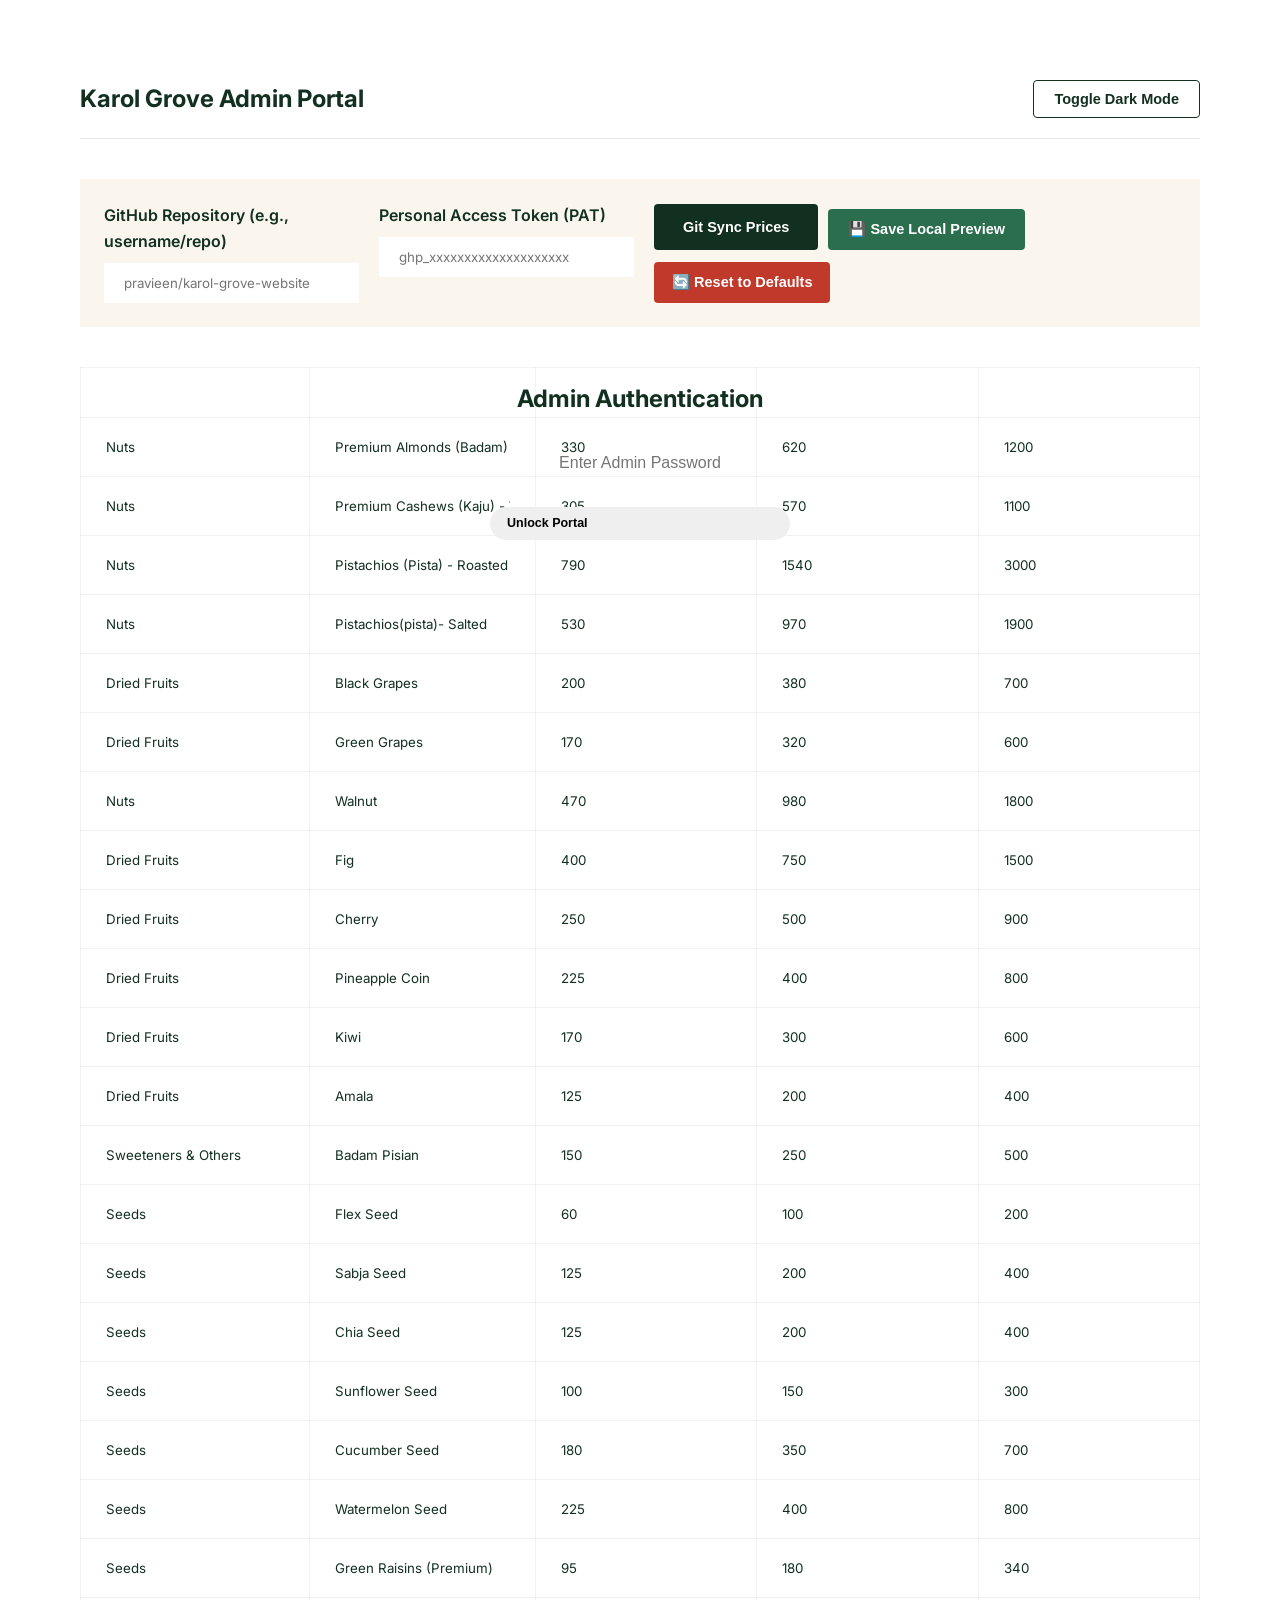
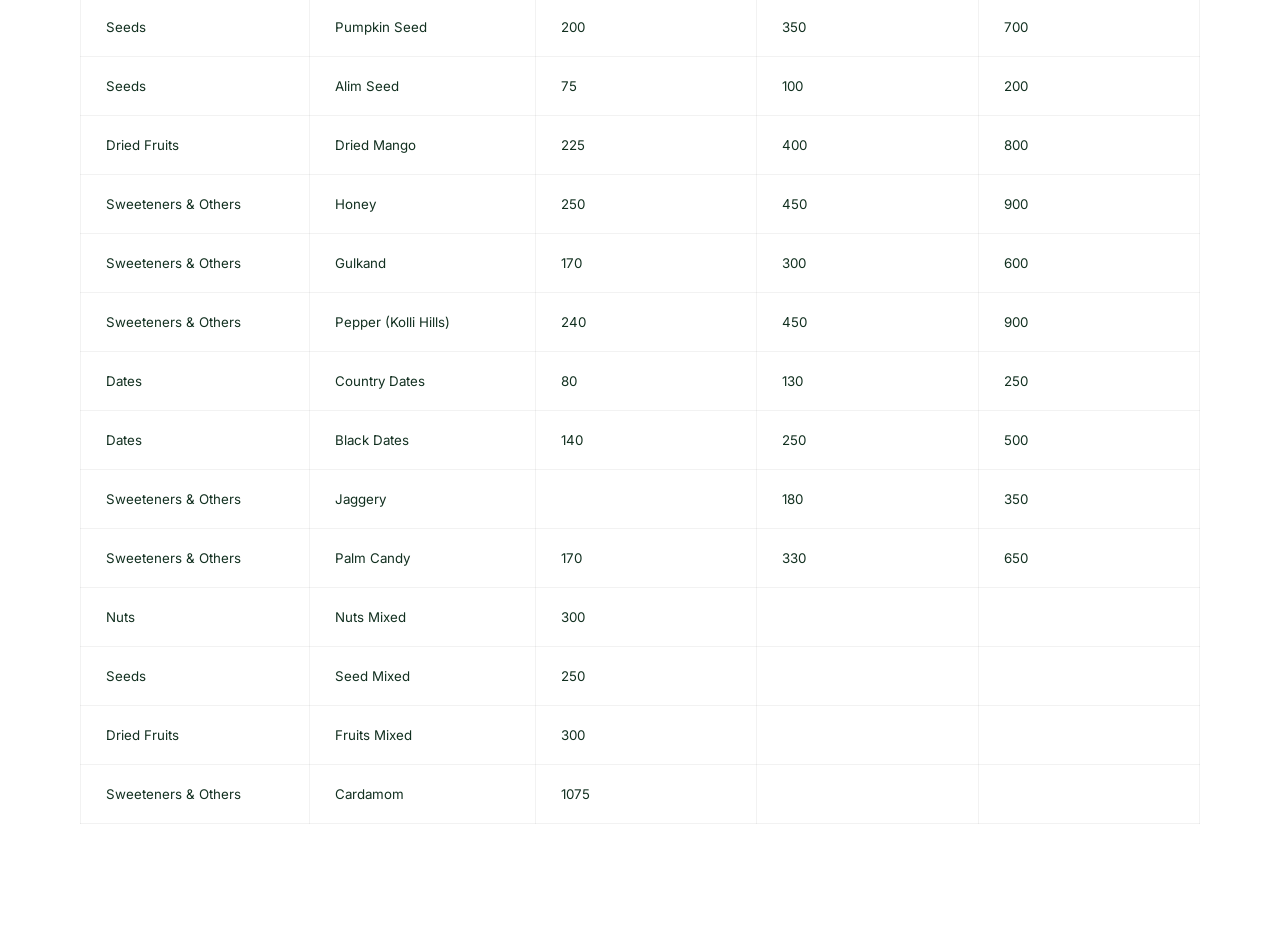
<file: admin.html>
<!DOCTYPE html>
<html lang="en">
<head>
    <meta charset="UTF-8">
    <meta name="viewport" content="width=device-width, initial-scale=1.0">
    <title>Admin Portal | Karol Grove</title>
    <link href="https://fonts.googleapis.com/css2?family=Playfair+Display:ital,wght@0,400..900;1,400..900&family=Plus+Jakarta+Sans:wght@300;400;500;600;700&display=swap" rel="stylesheet">
    <link rel="stylesheet" href="assets/style.css?v=20261002-v3">
    <style>
        body { background: var(--color-bg); padding: 40px; }
        .admin-container { max-width: 1200px; margin: 0 auto; background: #fff; border-radius: var(--radius-lg); padding: 40px; box-shadow: var(--shadow-soft); }
        body.dark-mode .admin-container { background: var(--color-dark-card); }
        .admin-header { display: flex; justify-content: space-between; align-items: center; margin-bottom: 40px; padding-bottom: 20px; border-bottom: 1px solid rgba(0,0,0,0.1); }
        body.dark-mode .admin-header { border-color: rgba(255,255,255,0.1); }
        
        .auth-section { display: flex; gap: 20px; background: rgba(200, 167, 90, 0.1); padding: 24px; border-radius: var(--radius-md); margin-bottom: 40px; }
        .auth-section input { flex: 1; padding: 12px 20px; border: 1px solid var(--glass-border); border-radius: var(--radius-sm); font-family: var(--font-body); outline:none; }
        
        .editable-table { width: 100%; border-collapse: collapse; margin-bottom: 40px; }
        .editable-table th, .editable-table td { padding: 12px 16px; border: 1px solid rgba(0,0,0,0.05); text-align: left; }
        body.dark-mode .editable-table th, body.dark-mode .editable-table td { border-color: rgba(255,255,255,0.05); }
        .editable-table th { background: var(--color-primary); color: #fff; }
        .editable-table input { width: 100%; padding: 8px; border: 1px solid transparent; background: transparent; font-family: var(--font-body); color: var(--color-text); }
        body.dark-mode .editable-table input { color: var(--color-dark-text); }
        .editable-table input:focus { border-color: var(--color-secondary); background: rgba(200, 167, 90, 0.05); outline: none; }
        
        .status-msg { margin-top: 20px; padding: 16px; border-radius: var(--radius-sm); font-weight: 600; display: none; }
        .status-msg.success { background: #d4edda; color: #155724; display: block; }
        .status-msg.error { background: #f8d7da; color: #721c24; display: block; }
    </style>
</head>
<body>
    <!-- Password Protection Overlay -->
    <div id="admin-login-overlay" style="position: fixed; top: 0; left: 0; width: 100%; height: 100%; background: var(--color-bg); z-index: 99999; display: flex; flex-direction: column; justify-content: center; align-items: center; text-align: center;">
        <i class="fa-solid fa-lock" style="font-size: 3rem; color: var(--color-primary); margin-bottom: 20px;"></i>
        <h2 style="margin-bottom: 20px; font-family: var(--font-heading);">Admin Authentication</h2>
        <input type="password" id="admin-password-input" placeholder="Enter Admin Password" style="padding: 15px; width: 300px; border: 1px solid var(--glass-border); border-radius: var(--radius-sm); margin-bottom: 20px; font-size: 1rem; text-align: center; background: var(--color-dark-card); color: white;">
        <button id="admin-login-btn" class="admin-btn" style="width: 300px;">Unlock Portal</button>
        <p id="admin-login-error" style="color: #e74c3c; margin-top: 15px; display: none;">Incorrect Password</p>
    </div>

    <div class="admin-container">
        <div class="admin-header">
            <h2>Karol Grove Admin Portal</h2>
            <button class="btn btn-secondary" id="dark-mode-toggle" style="padding: 10px 20px;">Toggle Dark Mode</button>
        </div>

        <div class="auth-section">
            <div style="flex:1;">
                <label style="display:block; margin-bottom:8px; font-weight:600;">GitHub Repository (e.g., username/repo)</label>
                <input type="text" id="github-repo" placeholder="pravieen/karol-grove-website">
            </div>
            <div style="flex:1;">
                <label style="display:block; margin-bottom:8px; font-weight:600;">Personal Access Token (PAT)</label>
                <input type="password" id="github-pat" placeholder="ghp_xxxxxxxxxxxxxxxxxxxx">
            </div>
            <div style="display:flex; align-items:flex-end; gap: 10px; flex-wrap: wrap;">
                <button class="btn btn-primary" id="sync-btn">Git Sync Prices</button>
                <button class="btn btn-secondary" id="save-local-btn" style="background:#2b6e4e; color:#fff; border:none; padding: 12px 20px; border-radius: 4px; cursor: pointer; font-weight:700;">💾 Save Local Preview</button>
                <button class="btn" id="reset-local-btn" style="background:#c0392b; color:#fff; border:none; padding: 12px 18px; border-radius: 4px; cursor: pointer; font-weight:700;">🔄 Reset to Defaults</button>
            </div>
        </div>

        <div id="status" class="status-msg"></div>

        <table class="editable-table" id="price-table">
            <thead>
                <tr>
                    <th>Category</th>
                    <th>Product Name</th>
                    <th>250g Price (₹)</th>
                    <th>500g Price (₹)</th>
                    <th>1kg Price (₹)</th>
                </tr>
            </thead>
            <tbody>
                <!-- Populated by JS -->
            </tbody>
        </table>
    </div>

    <!-- Load the prices data -->
    <script src="assets/prices.js"></script>
    <script>
        document.addEventListener('DOMContentLoaded', () => {
            // Password Protection Logic
            const overlay = document.getElementById('admin-login-overlay');
            const passInput = document.getElementById('admin-password-input');
            const loginBtn = document.getElementById('admin-login-btn');
            const errorMsg = document.getElementById('admin-login-error');

            if (sessionStorage.getItem('admin_unlocked') === 'true') {
                overlay.style.display = 'none';
            }

            const checkPassword = () => {
                if (passInput.value === '@dm!nl0gin') {
                    sessionStorage.setItem('admin_unlocked', 'true');
                    overlay.style.display = 'none';
                } else {
                    errorMsg.style.display = 'block';
                    passInput.value = '';
                }
            };

            loginBtn.addEventListener('click', checkPassword);
            passInput.addEventListener('keypress', (e) => {
                if(e.key === 'Enter') checkPassword();
            });

            // Dark Mode toggle
            const darkModeBtn = document.getElementById('dark-mode-toggle');
            darkModeBtn.addEventListener('click', () => document.body.classList.toggle('dark-mode'));

            const tableBody = document.querySelector('#price-table tbody');
            let products = [];

            function loadProducts() {
                const cached = localStorage.getItem('kg_prices_local');
                if (cached) {
                    try {
                        products = JSON.parse(cached);
                    } catch(e) {
                        products = window.priceListData ? JSON.parse(JSON.stringify(window.priceListData)) : [];
                    }
                } else {
                    products = window.priceListData ? JSON.parse(JSON.stringify(window.priceListData)) : [];
                }
            }

            function renderTableRows() {
                tableBody.innerHTML = '';
                products.forEach((p, index) => {
                    const tr = document.createElement('tr');
                    tr.innerHTML = `
                        <td><input type="text" value="${p.category || ''}" data-index="${index}" data-field="category"></td>
                        <td><input type="text" value="${p.name || ''}" data-index="${index}" data-field="name"></td>
                        <td><input type="text" value="${p.price250g !== undefined ? p.price250g : ''}" data-index="${index}" data-field="price250g"></td>
                        <td><input type="text" value="${p.price500g !== undefined ? p.price500g : ''}" data-index="${index}" data-field="price500g"></td>
                        <td><input type="text" value="${p.price1kg !== undefined ? p.price1kg : ''}" data-index="${index}" data-field="price1kg"></td>
                    `;
                    tableBody.appendChild(tr);
                });
            }

            loadProducts();
            renderTableRows();

            // Handle Input Changes
            tableBody.addEventListener('input', (e) => {
                if(e.target.tagName === 'INPUT') {
                    const index = parseInt(e.target.getAttribute('data-index'), 10);
                    const field = e.target.getAttribute('data-field');
                    const val = e.target.value.trim();
                    if (field.startsWith('price')) {
                        products[index][field] = val === '' ? '' : (isNaN(Number(val)) ? val : Number(val));
                    } else {
                        products[index][field] = val;
                    }
                }
            });

            // Save Local Preview Button
            document.getElementById('save-local-btn').addEventListener('click', () => {
                localStorage.setItem('kg_prices_local', JSON.stringify(products));
                window.dispatchEvent(new CustomEvent('kg_prices_changed'));
                const statusDiv = document.getElementById('status');
                statusDiv.className = 'status-msg success';
                statusDiv.innerText = '✅ Saved locally! All open website pages (Home, Products, Cart) updated immediately.';
            });

            // Reset to Defaults Button
            document.getElementById('reset-local-btn').addEventListener('click', () => {
                if(confirm('Are you sure you want to reset all local edits back to Git defaults?')) {
                    localStorage.removeItem('kg_prices_local');
                    loadProducts();
                    renderTableRows();
                    window.dispatchEvent(new CustomEvent('kg_prices_changed'));
                    const statusDiv = document.getElementById('status');
                    statusDiv.className = 'status-msg success';
                    statusDiv.innerText = '🔄 Reset to original Git defaults.';
                }
            });

            // Restore credentials
            if(localStorage.getItem('kg_repo')) {
                document.getElementById('github-repo').value = localStorage.getItem('kg_repo');
            }
            if(localStorage.getItem('kg_pat')) {
                document.getElementById('github-pat').value = localStorage.getItem('kg_pat');
            }

            // Git Sync Logic
            document.getElementById('sync-btn').addEventListener('click', async () => {
                const repo = document.getElementById('github-repo').value.trim();
                const pat = document.getElementById('github-pat').value.trim();
                const statusDiv = document.getElementById('status');

                if(!repo || !pat) {
                    statusDiv.className = 'status-msg error';
                    statusDiv.innerText = 'Error: Please provide both Repository and PAT.';
                    return;
                }

                // Save credentials for next time
                localStorage.setItem('kg_repo', repo);
                localStorage.setItem('kg_pat', pat);

                statusDiv.className = 'status-msg';
                statusDiv.innerText = '🔄 Syncing to GitHub repository...';
                statusDiv.style.display = 'block';
                statusDiv.style.background = '#e2e3e5';
                statusDiv.style.color = '#383d41';

                try {
                    // 1. Generate JS content
                    const jsContent = `/**\n * Karol Grove — Weekly Price List Data\n * Automatically synced via Karol Grove Admin Portal\n */\n\nwindow.priceListData = ${JSON.stringify(products, null, 2)};\n`;
                    const encodedContent = btoa(unescape(encodeURIComponent(jsContent)));

                    // 2. Determine file path and SHA
                    let filePath = 'assets/prices.js';
                    let apiUrl = `https://api.github.com/repos/${repo}/contents/${filePath}`;
                    let getRes = await fetch(apiUrl, {
                        headers: { 'Authorization': `token ${pat}`, 'Accept': 'application/vnd.github.v3+json' }
                    });
                    
                    let sha = '';
                    if (getRes.status === 404) {
                        // Try fallback path if repo has subfolder
                        const fallbackPath = 'karol-grove/assets/prices.js';
                        const fallbackRes = await fetch(`https://api.github.com/repos/${repo}/contents/${fallbackPath}`, {
                            headers: { 'Authorization': `token ${pat}`, 'Accept': 'application/vnd.github.v3+json' }
                        });
                        if (fallbackRes.ok) {
                            filePath = fallbackPath;
                            apiUrl = `https://api.github.com/repos/${repo}/contents/${filePath}`;
                            const data = await fallbackRes.json();
                            sha = data.sha;
                        }
                    } else if (getRes.ok) {
                        const data = await getRes.json();
                        sha = data.sha;
                    }

                    // 3. Commit and Push via GitHub API
                    const putRes = await fetch(apiUrl, {
                        method: 'PUT',
                        headers: {
                            'Authorization': `token ${pat}`,
                            'Content-Type': 'application/json',
                            'Accept': 'application/vnd.github.v3+json'
                        },
                        body: JSON.stringify({
                            message: 'Admin Portal: Updated prices.js across website',
                            content: encodedContent,
                            sha: sha || undefined
                        })
                    });

                    if(putRes.ok) {
                        localStorage.setItem('kg_prices_local', JSON.stringify(products));
                        window.dispatchEvent(new CustomEvent('kg_prices_changed'));
                        statusDiv.className = 'status-msg success';
                        statusDiv.innerText = '✨ Successfully synced prices to GitHub! The live website and GitHub Pages will deploy this change.';
                    } else {
                        const errData = await putRes.json();
                        throw new Error(errData.message || 'Failed to push to GitHub');
                    }

                } catch(err) {
                    statusDiv.className = 'status-msg error';
                    statusDiv.innerText = `Sync Failed: ${err.message}`;
                }
            });
        });
    </script>
</body>
</html>
</file>
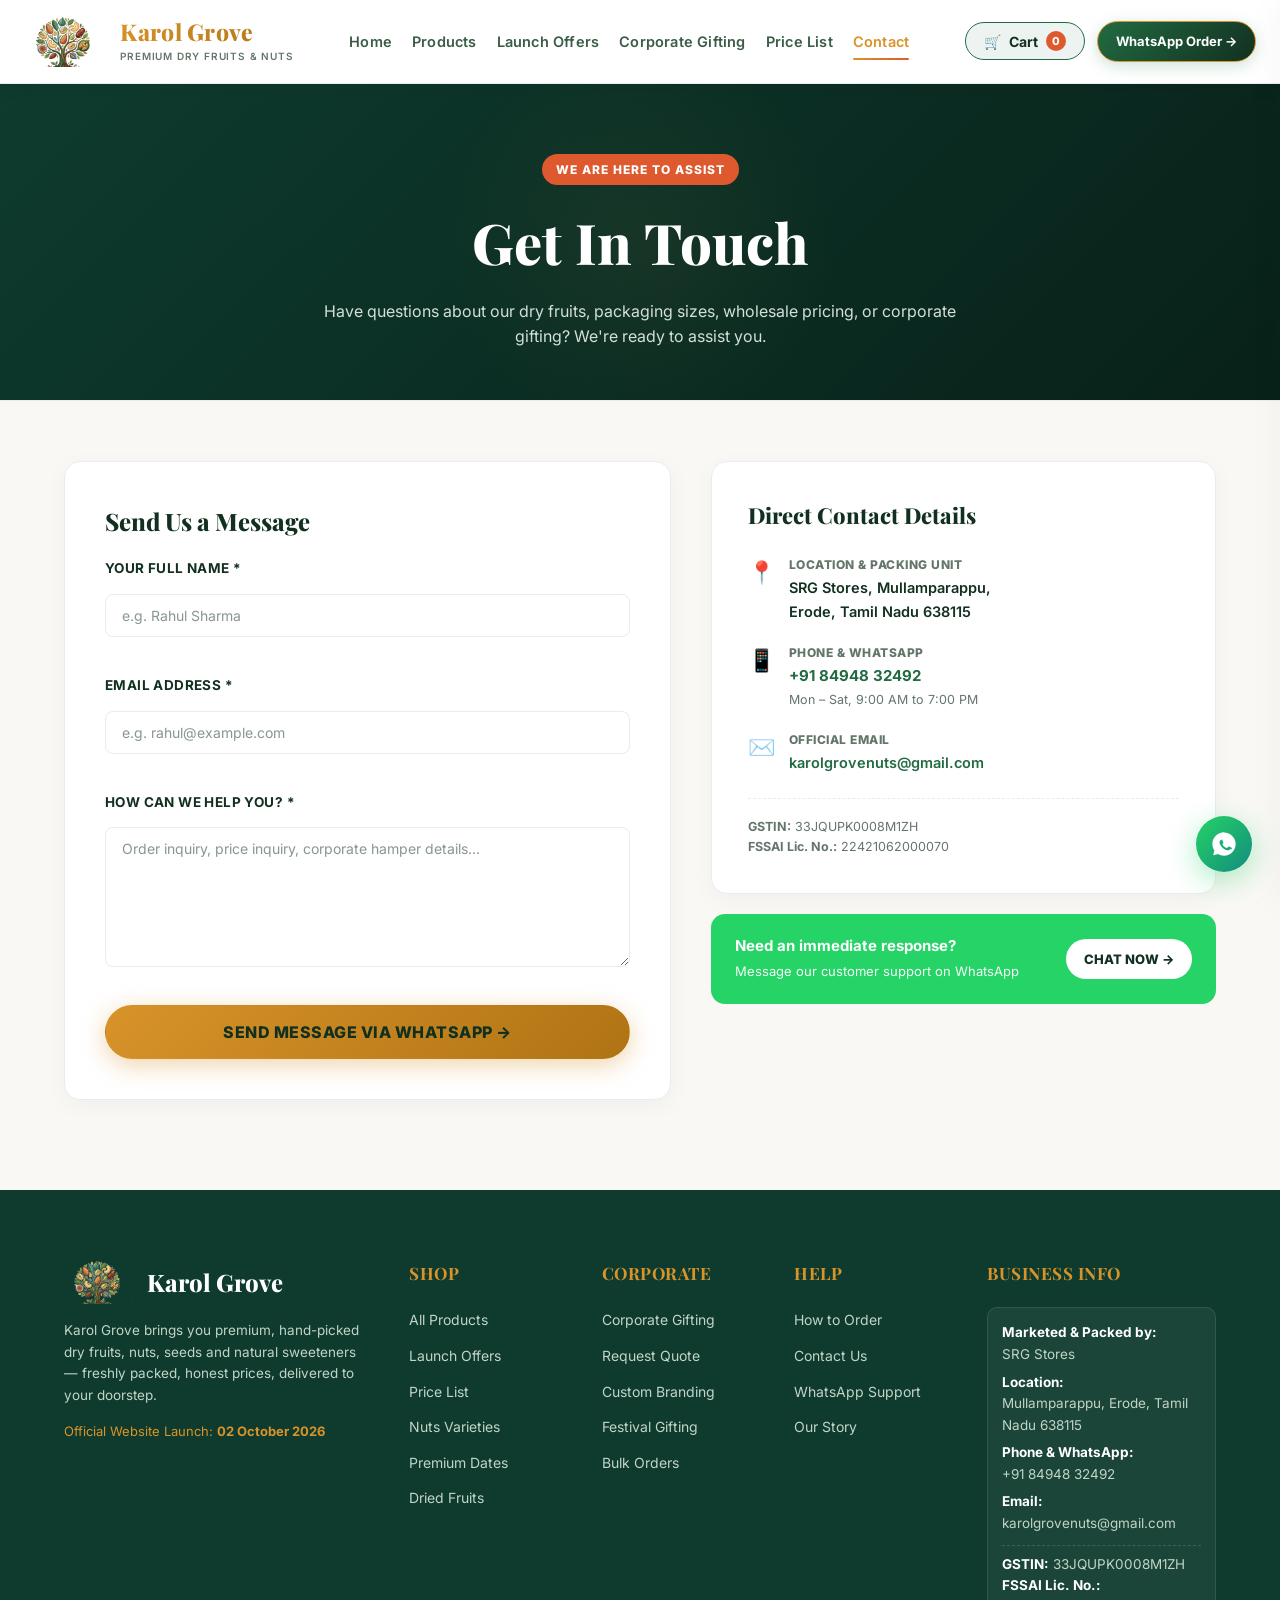
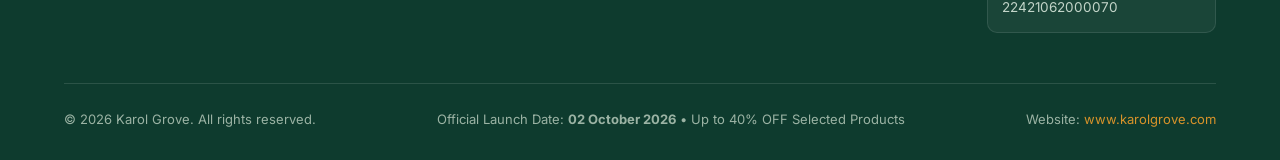
<file: contact.html>
<!DOCTYPE html>
<html lang="en">
<head>
<meta charset="UTF-8">
<meta name="viewport" content="width=device-width, initial-scale=1.0">
<title>Contact Us — Karol Grove | Order Support &amp; Bulk Inquiries</title>
<meta name="description" content="Get in touch with Karol Grove for orders, corporate gifting, price inquiries, and questions about our premium dry fruits and nuts.">
<link rel="icon" href="assets/karol-grove-icon.png">
<link rel="preconnect" href="https://fonts.googleapis.com">
<link rel="preconnect" href="https://fonts.gstatic.com" crossorigin>
<link href="https://fonts.googleapis.com/css2?family=Outfit:wght@300;400;500;600;700;800;900&family=Playfair+Display:ital,wght@0,400;0,500;0,600;0,700;0,800;0,900;1,400;1,500;1,600&family=Inter:wght@300;400;500;600;700;800&display=swap" rel="stylesheet">
<link rel="stylesheet" href="assets/style.css?v=20261002-v12">
<script src="assets/prices.js" defer></script>
<script src="assets/main.js?v=20261002-v12" defer></script>
</head>
<body>

<canvas id="vfx-canvas"></canvas>

<header class="site-header">
  <div class="header-inner">
    <a href="index.html" class="brand">
      <img src="assets/karol-grove-icon.png" alt="Karol Grove Premium Dry Fruits & Nuts" class="brand-logo-img">
      <div class="brand-text">
        <span class="brand-name">Karol Grove</span>
        <span class="brand-tagline">Premium Dry Fruits &amp; Nuts</span>
      </div>
    </a>
    <nav class="main-nav">
      <a href="index.html">Home</a>
      <a href="products.html">Products</a>
      <a href="index.html#launch-offers">Launch Offers</a>
      <a href="corporate-gifts.html">Corporate Gifting</a>
      <a href="pricelist.html">Price List</a>
      <a href="contact.html" class="active">Contact</a>
    </nav>
    <div class="header-actions-group">
      <button class="header-cart-btn" onclick="toggleCartDrawer(true)" aria-label="Shopping Cart">
        <span class="cart-icon-symbol">🛒</span>
        <span class="cart-text">Cart</span>
        <span class="badge cart-badge">0</span>
      </button>
      <a class="header-cta" href="https://wa.me/+918494832492" target="_blank" rel="noopener">WhatsApp Order &rarr;</a>
      <button class="nav-toggle" aria-label="Toggle menu">
        <span></span><span></span><span></span>
      </button>
    </div>
  </div>
  <div class="mobile-nav" id="mobileNav">
    <a href="index.html">Home</a>
    <a href="products.html">Products</a>
    <a href="index.html#launch-offers">Launch Offers</a>
    <a href="corporate-gifts.html">Corporate Gifting</a>
    <a href="pricelist.html">Price List</a>
    <a href="contact.html" class="active">Contact</a>
    <a href="https://wa.me/+918494832492" target="_blank" rel="noopener" style="color:var(--forest); font-weight:700;">💬 Order on WhatsApp</a>
  </div>
</header>

<section class="page-header" style="background: linear-gradient(135deg, #0E3B2E 0%, #082119 100%); color: #fff; padding: 70px 20px 50px; text-align: center;">
  <div class="container reveal">
    <span class="launch-badge-pill">WE ARE HERE TO ASSIST</span>
    <h1 style="font-family: var(--font-display); font-size: clamp(2.2rem, 5vw, 3.5rem); color: #fff; margin-bottom: 12px;">Get In Touch</h1>
    <p style="font-size: 16px; color: #D3E0D8; max-width: 650px; margin: 0 auto;">
      Have questions about our dry fruits, packaging sizes, wholesale pricing, or corporate gifting? We're ready to assist you.
    </p>
  </div>
</section>

<section class="section" style="padding: 60px 0 90px; background: #FAF8F5;">
  <div class="container contact-grid" style="display: grid; grid-template-columns: 1.2fr 1fr; gap: 40px;">

    <!-- Contact Form -->
    <div class="glass-card contact-form-card reveal" style="background: #fff; padding: 40px; border-radius: 16px; border: 1.5px solid var(--border-light); box-shadow: 0 6px 25px rgba(0,0,0,0.04);">
      <h3 style="font-family: var(--font-display); font-size: 24px; color: var(--forest-deep); margin-bottom: 18px;">Send Us a Message</h3>
      <form class="contact-form" onsubmit="event.preventDefault(); const n = document.getElementById('cName').value; const m = document.getElementById('cMsg').value; window.open('https://wa.me/+918494832492?text=' + encodeURIComponent('Hi Karol Grove, my name is ' + n + '. ' + m), '_blank');">
        <div class="form-group" style="margin-bottom: 18px;">
          <label for="cName" style="display: block; font-weight: 700; font-size: 13.5px; margin-bottom: 6px; color: var(--text-primary);">Your Full Name *</label>
          <input type="text" id="cName" name="name" placeholder="e.g. Rahul Sharma" required style="width: 100%; padding: 12px 16px; border-radius: 8px; border: 1px solid var(--border-light); font-size: 14px;">
        </div>
        <div class="form-group" style="margin-bottom: 18px;">
          <label for="cEmail" style="display: block; font-weight: 700; font-size: 13.5px; margin-bottom: 6px; color: var(--text-primary);">Email Address *</label>
          <input type="email" id="cEmail" name="email" placeholder="e.g. rahul@example.com" required style="width: 100%; padding: 12px 16px; border-radius: 8px; border: 1px solid var(--border-light); font-size: 14px;">
        </div>
        <div class="form-group" style="margin-bottom: 18px;">
          <label for="cMsg" style="display: block; font-weight: 700; font-size: 13.5px; margin-bottom: 6px; color: var(--text-primary);">How can we help you? *</label>
          <textarea id="cMsg" name="message" rows="4" placeholder="Order inquiry, price inquiry, corporate hamper details..." required style="width: 100%; padding: 12px 16px; border-radius: 8px; border: 1px solid var(--border-light); font-size: 14px;"></textarea>
        </div>
        <button type="submit" class="btn btn-launch-primary" style="width: 100%; justify-content: center; cursor: pointer;">
          Send Message via WhatsApp &rarr;
        </button>
      </form>
    </div>

    <!-- Contact Info Cards -->
    <div class="reveal">
      <div class="glass-card contact-info-card tilt-card" style="background: #fff; padding: 36px; border-radius: 16px; border: 1.5px solid var(--border-light); box-shadow: 0 6px 25px rgba(0,0,0,0.04);">
        <h3 style="font-family: var(--font-display); font-size: 22px; color: var(--forest-deep); margin-bottom: 22px;">Direct Contact Details</h3>

        <div style="display: flex; gap: 14px; margin-bottom: 20px;">
          <div style="font-size: 22px; color: var(--forest);">📍</div>
          <div>
            <div style="font-size: 12px; font-weight: 800; text-transform: uppercase; color: var(--text-muted); letter-spacing: 0.5px;">Location &amp; Packing Unit</div>
            <div style="font-size: 14.5px; color: var(--text-primary); font-weight: 600; margin-top: 2px;">
              SRG Stores, Mullamparappu,<br>Erode, Tamil Nadu 638115
            </div>
          </div>
        </div>

        <div style="display: flex; gap: 14px; margin-bottom: 20px;">
          <div style="font-size: 22px; color: var(--forest);">📱</div>
          <div>
            <div style="font-size: 12px; font-weight: 800; text-transform: uppercase; color: var(--text-muted); letter-spacing: 0.5px;">Phone &amp; WhatsApp</div>
            <div style="font-size: 15px; font-weight: 700; margin-top: 2px;">
              <a href="tel:8494832492" style="color: var(--forest);">+91 84948 32492</a>
            </div>
            <div style="font-size: 12.5px; color: var(--text-muted); margin-top: 2px;">Mon – Sat, 9:00 AM to 7:00 PM</div>
          </div>
        </div>

        <div style="display: flex; gap: 14px; margin-bottom: 24px;">
          <div style="font-size: 22px; color: var(--forest);">✉️</div>
          <div>
            <div style="font-size: 12px; font-weight: 800; text-transform: uppercase; color: var(--text-muted); letter-spacing: 0.5px;">Official Email</div>
            <div style="font-size: 14.5px; font-weight: 600; margin-top: 2px;">
              <a href="mailto:karolgrovenuts@gmail.com" style="color: var(--forest);">karolgrovenuts@gmail.com</a>
            </div>
          </div>
        </div>

        <div style="padding-top: 18px; border-top: 1px dashed var(--border-light); font-size: 12.5px; line-height: 1.6; color: var(--text-muted);">
          <div><strong>GSTIN:</strong> 33JQUPK0008M1ZH</div>
          <div><strong>FSSAI Lic. No.:</strong> 22421062000070</div>
        </div>
      </div>

      <!-- Quick WhatsApp Button Box -->
      <div style="margin-top: 20px; background: #25D366; color: #fff; padding: 20px 24px; border-radius: 14px; display: flex; align-items: center; justify-content: space-between; gap: 16px;">
        <div>
          <strong style="display: block; font-size: 15px;">Need an immediate response?</strong>
          <span style="font-size: 13px; opacity: 0.95;">Message our customer support on WhatsApp</span>
        </div>
        <a href="https://wa.me/+918494832492" target="_blank" rel="noopener" style="background: #fff; color: #123020; font-weight: 800; font-size: 13px; padding: 10px 18px; border-radius: 20px; text-transform: uppercase;">
          Chat Now &rarr;
        </a>
      </div>
    </div>

  </div>
</section>

<!-- Footer -->
<footer class="site-footer-v2">
  <div class="container">
    <div class="footer-v2-grid">
      <!-- 1. Brand Info -->
      <div class="footer-v2-col">
        <div style="display: flex; align-items: center; gap: 12px; margin-bottom: 16px;">
          <img src="assets/karol-grove-icon.png" alt="Karol Grove" style="height: 44px; width: auto;">
          <span style="font-family: var(--font-display); font-size: 24px; font-weight: 800; color: #FFFFFF;">Karol Grove</span>
        </div>
        <p>Karol Grove brings you premium, hand-picked dry fruits, nuts, seeds and natural sweeteners — freshly packed, honest prices, delivered to your doorstep.</p>
        <p style="margin-top: 14px; font-size: 13px; color: var(--gold);">Official Website Launch: <strong>02 October 2026</strong></p>
      </div>

      <!-- 2. Shop -->
      <div class="footer-v2-col">
        <h4>SHOP</h4>
        <ul>
          <li><a href="products.html">All Products</a></li>
          <li><a href="index.html#launch-offers">Launch Offers</a></li>
          <li><a href="pricelist.html">Price List</a></li>
          <li><a href="products.html#nuts">Nuts Varieties</a></li>
          <li><a href="products.html#dates">Premium Dates</a></li>
          <li><a href="products.html#dried-fruits">Dried Fruits</a></li>
        </ul>
      </div>

      <!-- 3. Corporate -->
      <div class="footer-v2-col">
        <h4>CORPORATE</h4>
        <ul>
          <li><a href="corporate-gifts.html">Corporate Gifting</a></li>
          <li><a href="corporate-gifts.html#quote">Request Quote</a></li>
          <li><a href="corporate-gifts.html#branding">Custom Branding</a></li>
          <li><a href="corporate-gifts.html#festival">Festival Gifting</a></li>
          <li><a href="corporate-gifts.html#bulk">Bulk Orders</a></li>
        </ul>
      </div>

      <!-- 4. Help -->
      <div class="footer-v2-col">
        <h4>HELP</h4>
        <ul>
          <li><a href="index.html#how-to-order">How to Order</a></li>
          <li><a href="contact.html">Contact Us</a></li>
          <li><a href="https://wa.me/+918494832492" target="_blank" rel="noopener">WhatsApp Support</a></li>
          <li><a href="about.html">Our Story</a></li>
        </ul>
      </div>

      <!-- 5. Business Information -->
      <div class="footer-v2-col">
        <h4>BUSINESS INFO</h4>
        <div class="footer-legal-badge">
          <p><strong>Marketed &amp; Packed by:</strong><br>SRG Stores</p>
          <p style="margin-top: 6px;"><strong>Location:</strong><br>Mullamparappu, Erode, Tamil Nadu 638115</p>
          <p style="margin-top: 6px;"><strong>Phone &amp; WhatsApp:</strong><br>+91 84948 32492</p>
          <p style="margin-top: 6px;"><strong>Email:</strong><br>karolgrovenuts@gmail.com</p>
          <div style="margin-top: 10px; padding-top: 8px; border-top: 1px dashed rgba(255,255,255,0.15);">
            <p><strong>GSTIN:</strong> 33JQUPK0008M1ZH</p>
            <p><strong>FSSAI Lic. No.:</strong> 22421062000070</p>
          </div>
        </div>
      </div>
    </div>

    <!-- Bottom Bar -->
    <div class="footer-v2-bottom">
      <div>&copy; 2026 Karol Grove. All rights reserved.</div>
      <div>Official Launch Date: <strong>02 October 2026</strong> &bull; Up to 40% OFF Selected Products</div>
      <div>Website: <a href="https://www.karolgrove.com">www.karolgrove.com</a></div>
    </div>
  </div>
</footer>

<a href="https://wa.me/918494832492?text=Hi%20Karol%20Grove%2C%20I%20would%20like%20to%20place%20an%20order." 
   class="floating-whatsapp" 
   target="_blank" 
   rel="noopener" 
   aria-label="Order on WhatsApp">
  <div class="whatsapp-badge">Order on WhatsApp</div>
  <svg class="whatsapp-icon-svg" viewBox="0 0 24 24" width="24" height="24">
    <path fill="currentColor" d="M12.031 2c-5.514 0-9.99 4.477-9.99 9.99 0 2.08.636 4.01 1.728 5.614l-1.127 4.12 4.22-1.107c1.514.938 3.284 1.48 5.17 1.48 5.515 0 9.99-4.477 9.99-9.99 0-5.514-4.475-9.99-9.99-9.99zm5.556 14.13c-.224.634-1.22 1.157-1.68 1.206-.432.046-.86.23-2.738-.508-2.398-.942-3.896-3.376-4.016-3.536-.12-.16-1.002-1.332-1.002-2.54 0-1.21.632-1.804.856-2.048.225-.244.49-.305.653-.305.163 0 .326.002.47.01.15.008.347-.057.545.422.203.49.693 1.693.754 1.815.06.123.1.265.018.428-.08.163-.122.265-.244.407-.122.143-.257.32-.367.43-.122.12-.25.253-.108.497.143.244.636 1.05 1.362 1.7 1 .894 1.85 1.173 2.116 1.306.265.132.418.11.57-.06.153-.173.663-.774.846-1.037.183-.265.367-.224.622-.132.255.09 1.62.764 1.9.905.28.14.47.21.536.326.067.116.067.67-.156 1.306z"/>
  </svg>
</a>

</body>
</html>
</file>
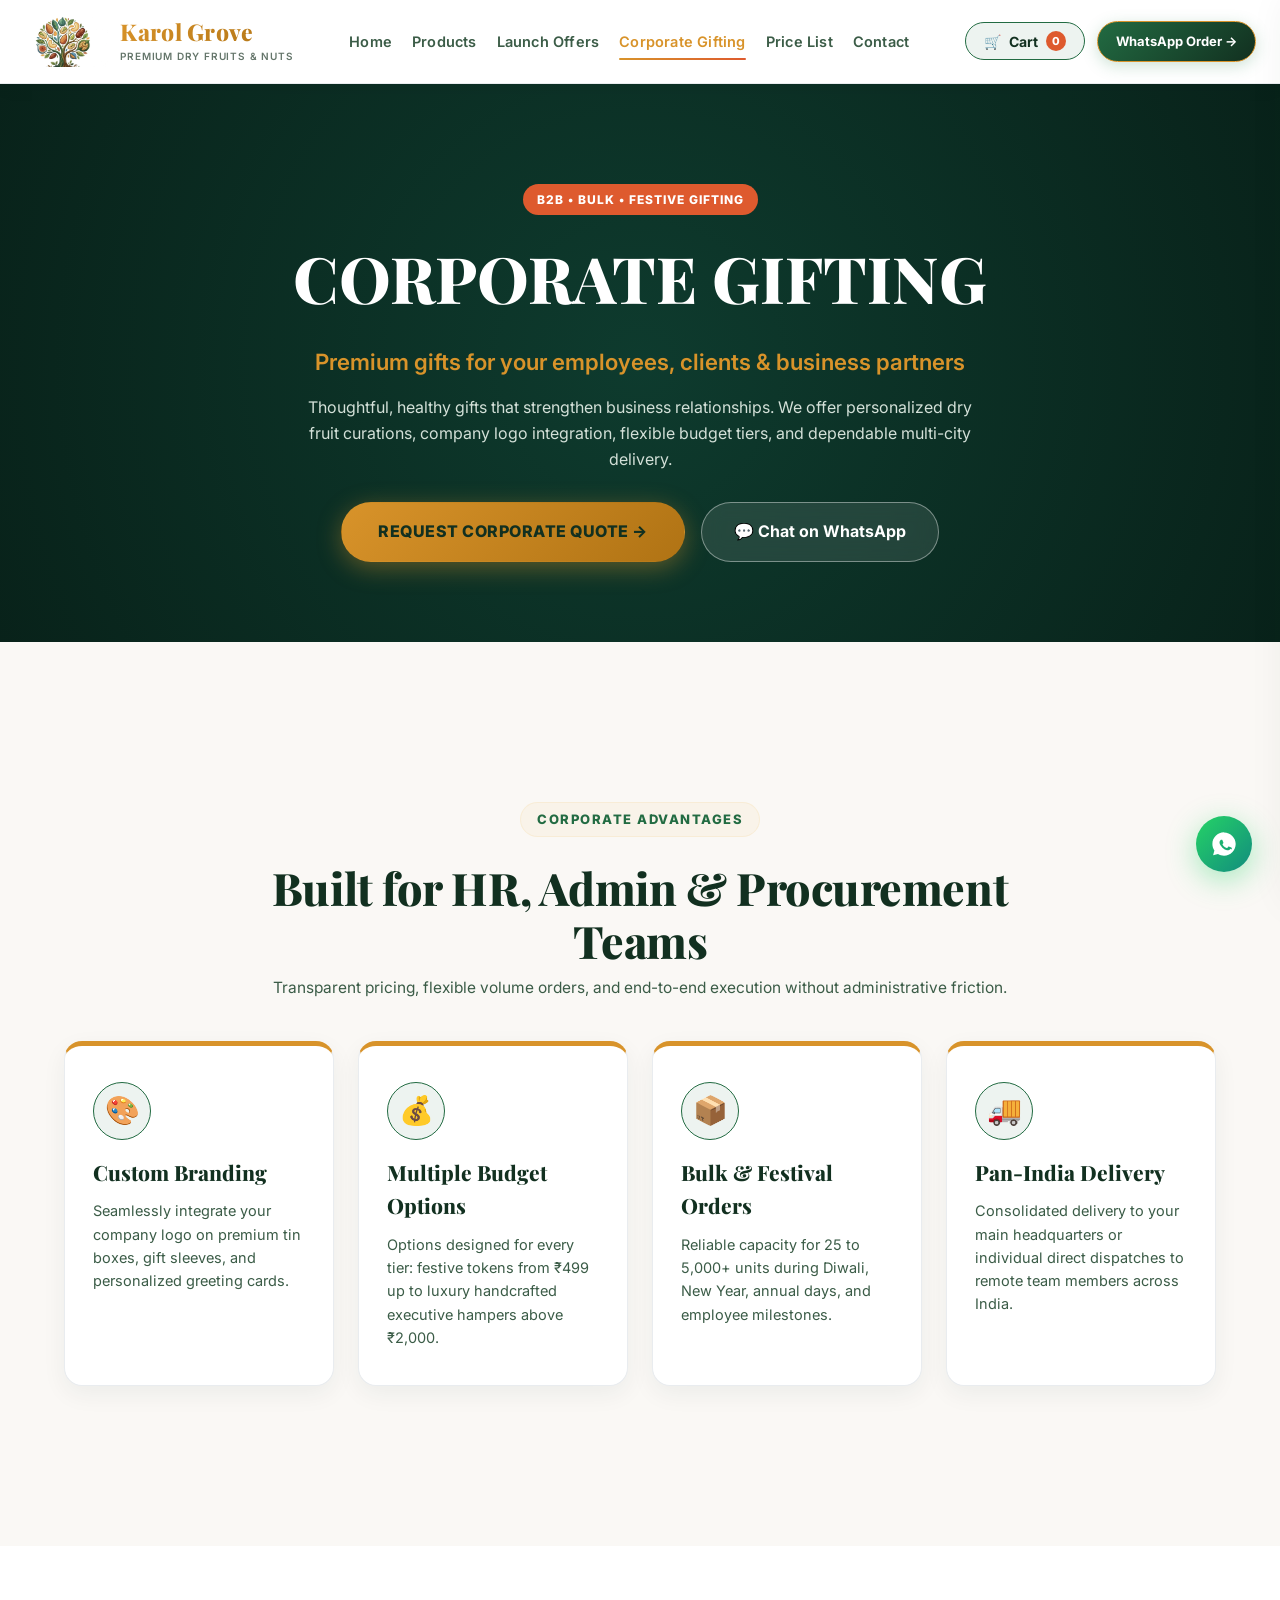
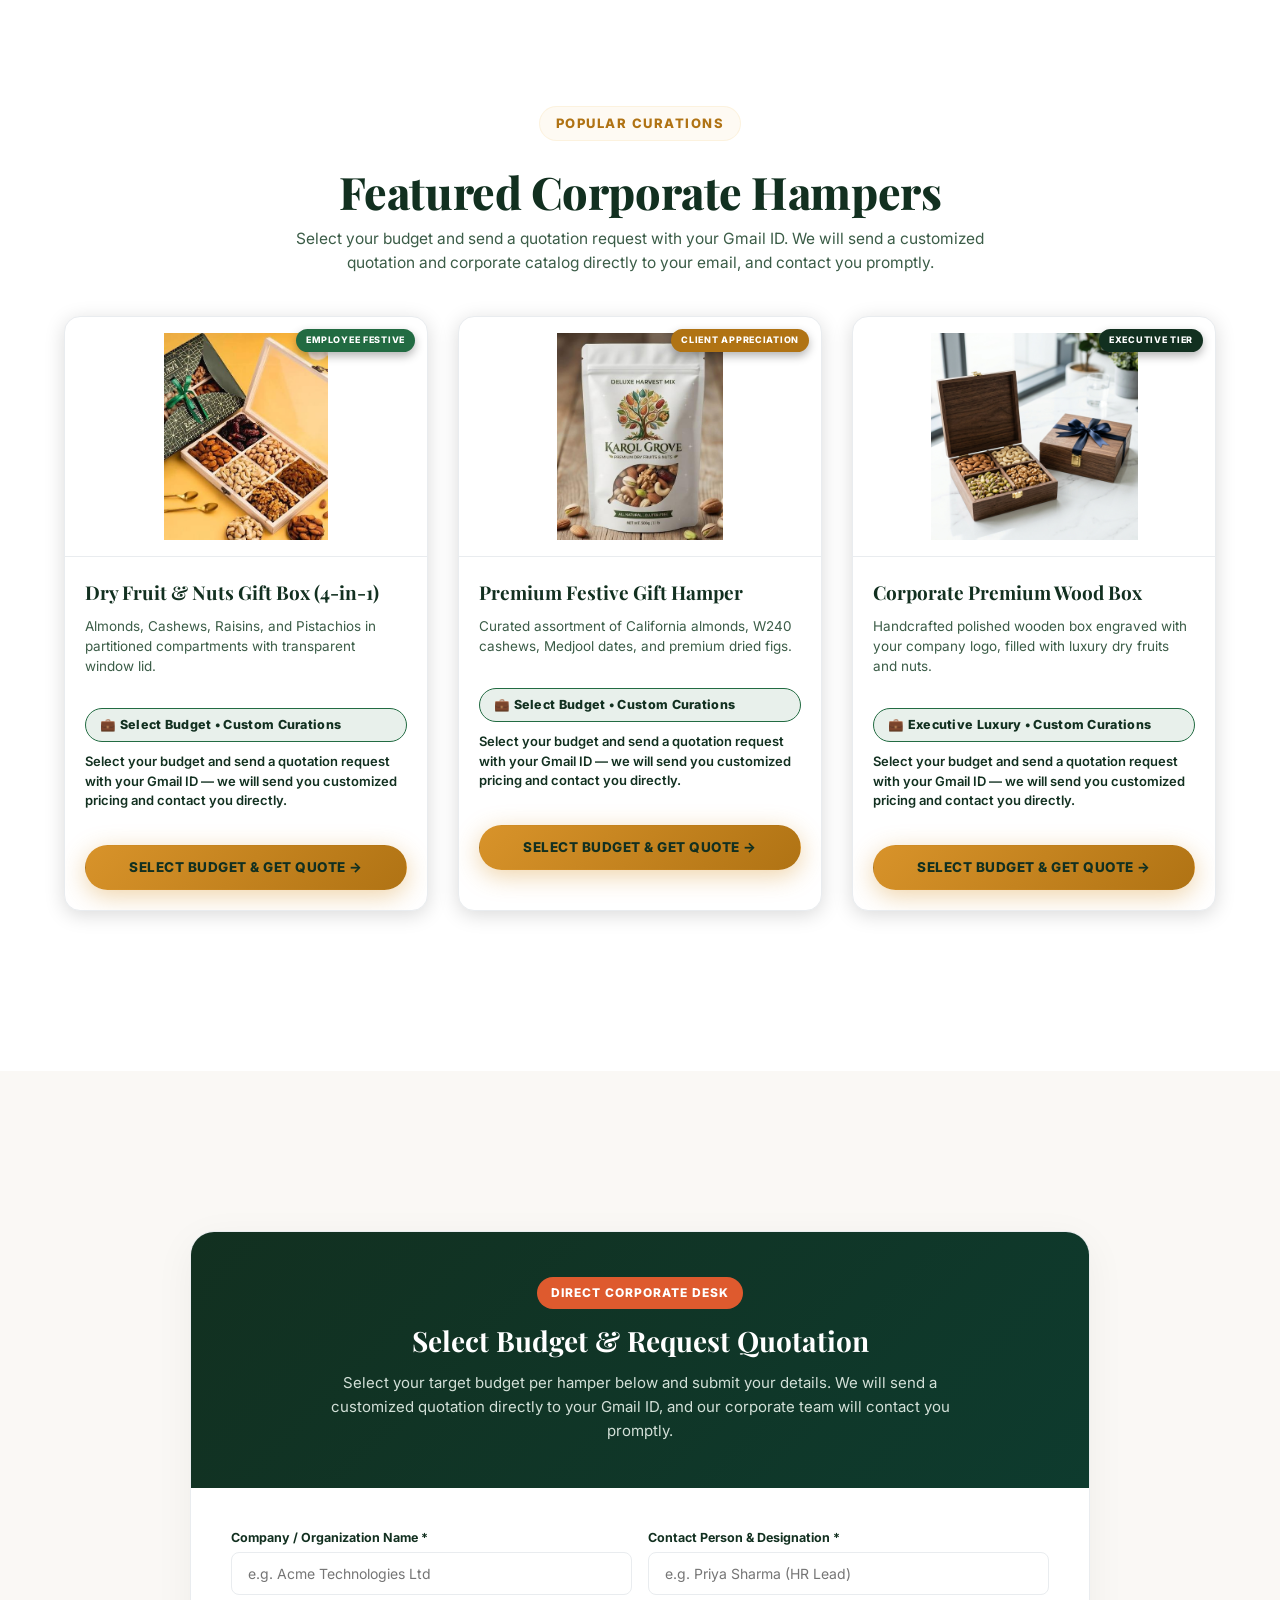
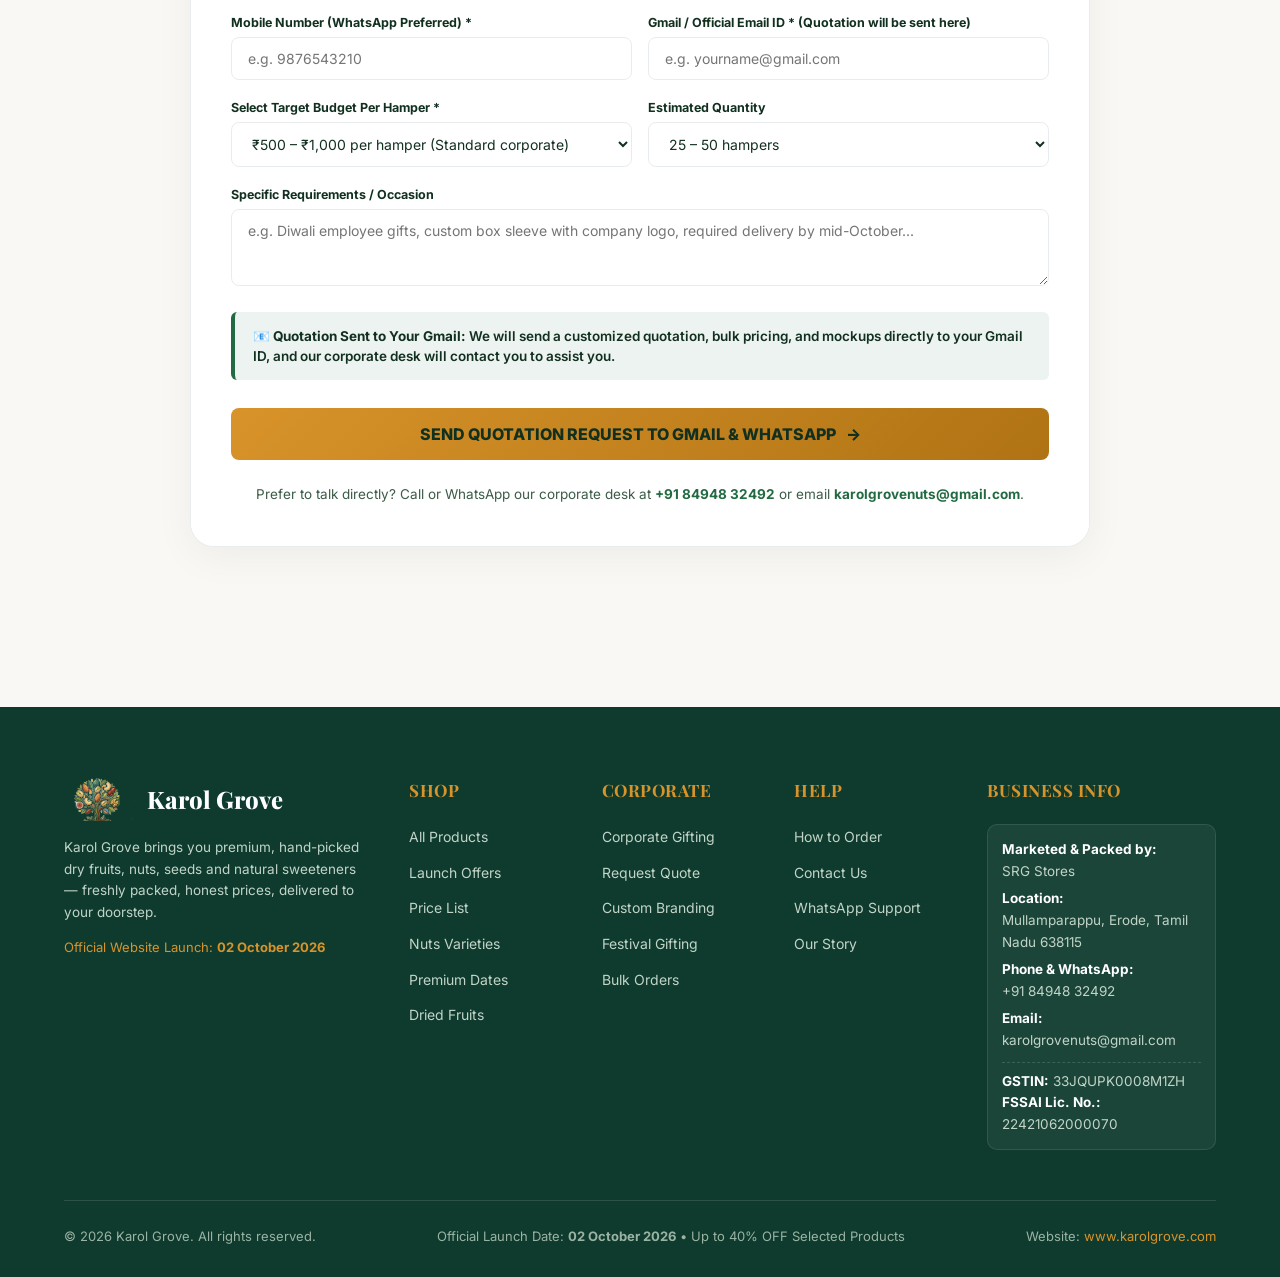
<file: corporate-gifts.html>
<!DOCTYPE html>
<html lang="en">
<head>
<meta charset="UTF-8">
<meta name="viewport" content="width=device-width, initial-scale=1.0">
<title>Corporate Gifting — Karol Grove | Custom Corporate Hampers &amp; Gifts</title>
<meta name="description" content="Premium corporate gifting solutions by Karol Grove. Custom branding, multiple budget options, bulk festival orders, and pan-India delivery for employees and clients.">
<link rel="icon" href="assets/karol-grove-icon.png">
<link rel="preconnect" href="https://fonts.googleapis.com">
<link rel="preconnect" href="https://fonts.gstatic.com" crossorigin>
<link href="https://fonts.googleapis.com/css2?family=Outfit:wght@300;400;500;600;700;800;900&family=Playfair+Display:ital,wght@0,400;0,500;0,600;0,700;0,800;0,900;1,400;1,500;1,600&family=Inter:wght@300;400;500;600;700;800&display=swap" rel="stylesheet">
<link rel="stylesheet" href="assets/style.css?v=20261002-v12">
<script src="assets/prices.js" defer></script>
<script src="assets/main.js?v=20261002-v12" defer></script>
</head>
<body>

<canvas id="vfx-canvas"></canvas>

<header class="site-header">
  <div class="header-inner">
    <a href="index.html" class="brand">
      <img src="assets/karol-grove-icon.png" alt="Karol Grove Premium Dry Fruits & Nuts" class="brand-logo-img">
      <div class="brand-text">
        <span class="brand-name">Karol Grove</span>
        <span class="brand-tagline">Premium Dry Fruits &amp; Nuts</span>
      </div>
    </a>
    <nav class="main-nav">
      <a href="index.html">Home</a>
      <a href="products.html">Products</a>
      <a href="index.html#launch-offers">Launch Offers</a>
      <a href="corporate-gifts.html" class="active">Corporate Gifting</a>
      <a href="pricelist.html">Price List</a>
      <a href="contact.html">Contact</a>
    </nav>
    <div class="header-actions-group">
      <button class="header-cart-btn" onclick="toggleCartDrawer(true)" aria-label="Shopping Cart">
        <span class="cart-icon-symbol">🛒</span>
        <span class="cart-text">Cart</span>
        <span class="badge cart-badge">0</span>
      </button>
      <a class="header-cta" href="https://wa.me/+918494832492" target="_blank" rel="noopener">WhatsApp Order &rarr;</a>
      <button class="nav-toggle" aria-label="Toggle menu">
        <span></span><span></span><span></span>
      </button>
    </div>
  </div>
  <div class="mobile-nav" id="mobileNav">
    <a href="index.html">Home</a>
    <a href="products.html">Products</a>
    <a href="index.html#launch-offers">Launch Offers</a>
    <a href="corporate-gifts.html" class="active">Corporate Gifting</a>
    <a href="pricelist.html">Price List</a>
    <a href="contact.html">Contact</a>
    <a href="https://wa.me/+918494832492" target="_blank" rel="noopener" style="color:var(--forest); font-weight:700;">💬 Order on WhatsApp</a>
  </div>
</header>

<!-- Corporate Hero Banner -->
<section style="position: relative; background: #0E3B2E; color: #fff; padding: 100px 20px 80px; text-align: center; overflow: hidden;">
  <div style="position: absolute; top:0; left:0; width:100%; height:100%; background: radial-gradient(circle at center, rgba(14, 59, 46, 0.8) 0%, rgba(8, 33, 25, 0.96) 100%); z-index: 1;"></div>
  <div class="container reveal" style="position: relative; z-index: 2; max-width: 840px; margin: 0 auto;">
    <span class="launch-badge-pill">B2B &bull; BULK &bull; FESTIVE GIFTING</span>
    <h1 style="font-family: var(--font-display); font-size: clamp(2.4rem, 5vw, 4rem); font-weight: 800; color: #fff; margin-bottom: 14px;">
      CORPORATE GIFTING
    </h1>
    <p style="font-size: clamp(1.1rem, 2.5vw, 1.4rem); color: var(--gold); font-weight: 600; margin-bottom: 16px;">
      Premium gifts for your employees, clients &amp; business partners
    </p>
    <p style="font-size: 16px; color: #D3E0D8; max-width: 680px; margin: 0 auto 30px; line-height: 1.6;">
      Thoughtful, healthy gifts that strengthen business relationships. We offer personalized dry fruit curations, company logo integration, flexible budget tiers, and dependable multi-city delivery.
    </p>
    <div style="display: flex; justify-content: center; gap: 16px; flex-wrap: wrap;">
      <a href="#quote" class="btn btn-launch-primary">REQUEST CORPORATE QUOTE &rarr;</a>
      <a href="https://wa.me/+918494832492?text=Hi%20Karol%20Grove%2C%20I%20would%20like%20to%20discuss%20a%20corporate%20gifting%20requirement." target="_blank" rel="noopener" class="btn btn-launch-secondary">
        💬 Chat on WhatsApp
      </a>
    </div>
  </div>
</section>

<!-- 4 Core Commercial Pillars -->
<section class="section" style="background: #FAF8F5;">
  <div class="container">
    <div class="section-head reveal" style="text-align: center; max-width: 750px; margin: 0 auto 40px;">
      <span class="eyebrow" style="color: var(--forest); font-weight: 800; letter-spacing: 1.5px; text-transform: uppercase; font-size: 13px;">Corporate Advantages</span>
      <h2 style="font-size: clamp(2rem, 3.5vw, 2.8rem); font-weight: 800;">Built for HR, Admin &amp; Procurement Teams</h2>
      <p style="font-size: 15.5px; color: var(--text-secondary); margin-top: 8px;">Transparent pricing, flexible volume orders, and end-to-end execution without administrative friction.</p>
    </div>

    <div style="display: grid; grid-template-columns: repeat(auto-fit, minmax(260px, 1fr)); gap: 24px;">
      
      <div class="order-stepper-card reveal">
        <div class="stepper-icon">🎨</div>
        <h3>Custom Branding</h3>
        <p>Seamlessly integrate your company logo on premium tin boxes, gift sleeves, and personalized greeting cards.</p>
      </div>

      <div class="order-stepper-card reveal" style="transition-delay: 0.1s;">
        <div class="stepper-icon">💰</div>
        <h3>Multiple Budget Options</h3>
        <p>Options designed for every tier: festive tokens from ₹499 up to luxury handcrafted executive hampers above ₹2,000.</p>
      </div>

      <div class="order-stepper-card reveal" style="transition-delay: 0.2s;">
        <div class="stepper-icon">📦</div>
        <h3>Bulk &amp; Festival Orders</h3>
        <p>Reliable capacity for 25 to 5,000+ units during Diwali, New Year, annual days, and employee milestones.</p>
      </div>

      <div class="order-stepper-card reveal" style="transition-delay: 0.3s;">
        <div class="stepper-icon">🚚</div>
        <h3>Pan-India Delivery</h3>
        <p>Consolidated delivery to your main headquarters or individual direct dispatches to remote team members across India.</p>
      </div>

    </div>
  </div>
</section>

<!-- Curated Corporate Hamper Showcase -->
<section class="section" style="background: #FFFFFF;">
  <div class="container">
    <div class="section-head reveal" style="text-align: center; max-width: 700px; margin: 0 auto 40px;">
      <span class="eyebrow" style="color: var(--gold-deep); font-weight: 800; letter-spacing: 1.5px; text-transform: uppercase; font-size: 13px;">Popular Curations</span>
      <h2 style="font-size: clamp(2rem, 3.5vw, 2.8rem); font-weight: 800;">Featured Corporate Hampers</h2>
      <p style="font-size: 15.5px; color: var(--text-secondary); margin-top: 8px;">
        Select your budget and send a quotation request with your Gmail ID. We will send a customized quotation and corporate catalog directly to your email, and contact you promptly.
      </p>
    </div>

    <div style="display: grid; grid-template-columns: repeat(auto-fit, minmax(300px, 1fr)); gap: 30px;">
      
      <!-- Hamper 1 -->
      <div class="glass-card product-card tilt-card reveal">
        <div class="product-img-wrapper">
          <img src="assets/product-gift-box.png" alt="Festive Dry Fruit & Nuts Box" class="product-card-img">
          <span class="label" style="background: var(--forest); color: #fff;">Employee Festive</span>
        </div>
        <div class="product-card-body">
          <h3>Dry Fruit &amp; Nuts Gift Box (4-in-1)</h3>
          <p>Almonds, Cashews, Raisins, and Pistachios in partitioned compartments with transparent window lid.</p>
          <div class="corp-budget-pill">💼 Select Budget &bull; Custom Curations</div>
          <p style="font-size: 13px; color: var(--forest-deep); font-weight: 600; margin-top: 10px; line-height: 1.5;">
            Select your budget and send a quotation request with your Gmail ID — we will send you customized pricing and contact you directly.
          </p>
          <div style="margin-top: 16px;">
            <a href="#quote" class="btn btn-launch-primary" style="width: 100%; text-align: center; justify-content: center; font-size: 13.5px; padding: 11px 16px; font-weight: 800;">
              SELECT BUDGET &amp; GET QUOTE &rarr;
            </a>
          </div>
        </div>
      </div>

      <!-- Hamper 2 -->
      <div class="glass-card product-card tilt-card reveal" style="transition-delay: 0.1s;">
        <div class="product-img-wrapper">
          <img src="assets/karol-grove-pouch-hd.jpg" alt="Deluxe Harvest Mix" class="product-card-img">
          <span class="label" style="background: var(--gold-deep); color: #fff;">Client Appreciation</span>
        </div>
        <div class="product-card-body">
          <h3>Premium Festive Gift Hamper</h3>
          <p>Curated assortment of California almonds, W240 cashews, Medjool dates, and premium dried figs.</p>
          <div class="corp-budget-pill">💼 Select Budget &bull; Custom Curations</div>
          <p style="font-size: 13px; color: var(--forest-deep); font-weight: 600; margin-top: 10px; line-height: 1.5;">
            Select your budget and send a quotation request with your Gmail ID — we will send you customized pricing and contact you directly.
          </p>
          <div style="margin-top: 16px;">
            <a href="#quote" class="btn btn-launch-primary" style="width: 100%; text-align: center; justify-content: center; font-size: 13.5px; padding: 11px 16px; font-weight: 800;">
              SELECT BUDGET &amp; GET QUOTE &rarr;
            </a>
          </div>
        </div>
      </div>

      <!-- Hamper 3 -->
      <div class="glass-card product-card tilt-card reveal" style="transition-delay: 0.2s;">
        <div class="product-img-wrapper">
          <img src="assets/corporate-gift-poster-v3.png" alt="Corporate Executive Hamper" class="product-card-img">
          <span class="label" style="background: #123020; color: #fff;">Executive Tier</span>
        </div>
        <div class="product-card-body">
          <h3>Corporate Premium Wood Box</h3>
          <p>Handcrafted polished wooden box engraved with your company logo, filled with luxury dry fruits and nuts.</p>
          <div class="corp-budget-pill">💼 Executive Luxury &bull; Custom Curations</div>
          <p style="font-size: 13px; color: var(--forest-deep); font-weight: 600; margin-top: 10px; line-height: 1.5;">
            Select your budget and send a quotation request with your Gmail ID — we will send you customized pricing and contact you directly.
          </p>
          <div style="margin-top: 16px;">
            <a href="#quote" class="btn btn-launch-primary" style="width: 100%; text-align: center; justify-content: center; font-size: 13.5px; padding: 11px 16px; font-weight: 800;">
              SELECT BUDGET &amp; GET QUOTE &rarr;
            </a>
          </div>
        </div>
      </div>

    </div>
  </div>
</section>

<!-- Quotation Request Form Section -->
<section class="section" id="quote" style="background: #FAF8F5;">
  <div class="container">
    <div class="corporate-commercial-container reveal" style="max-width: 900px; margin: 0 auto;">
      <div style="background: linear-gradient(135deg, #123020 0%, #0E3B2E 100%); color: #fff; padding: 45px 40px; text-align: center;">
        <span class="launch-badge-pill" style="margin-bottom: 10px;">DIRECT CORPORATE DESK</span>
        <h2 style="font-family: var(--font-display); font-size: 28px; color: #fff; margin-bottom: 8px;">Select Budget &amp; Request Quotation</h2>
        <p style="color: #D3E0D8; font-size: 15px; max-width: 650px; margin: 0 auto; line-height: 1.6;">
          Select your target budget per hamper below and submit your details. We will send a customized quotation directly to your Gmail ID, and our corporate team will contact you promptly.
        </p>
      </div>

      <div style="padding: 40px; background: #fff;">
        <form id="corporateQuoteForm" class="corp-quick-form" style="display: flex; flex-direction: column; gap: 18px;">
          
          <div style="display: grid; grid-template-columns: 1fr 1fr; gap: 16px;">
            <div>
              <label for="corpCompany" style="color: var(--text-primary); font-weight: 700;">Company / Organization Name *</label>
              <input type="text" id="corpCompany" name="company" placeholder="e.g. Acme Technologies Ltd" style="color: var(--text-primary); border-color: var(--border-light); background: #fff;" required>
            </div>
            <div>
              <label for="corpName" style="color: var(--text-primary); font-weight: 700;">Contact Person &amp; Designation *</label>
              <input type="text" id="corpName" name="name" placeholder="e.g. Priya Sharma (HR Lead)" style="color: var(--text-primary); border-color: var(--border-light); background: #fff;" required>
            </div>
          </div>

          <div style="display: grid; grid-template-columns: 1fr 1fr; gap: 16px;">
            <div>
              <label for="corpMobile" style="color: var(--text-primary); font-weight: 700;">Mobile Number (WhatsApp Preferred) *</label>
              <input type="tel" id="corpMobile" name="mobile" placeholder="e.g. 9876543210" style="color: var(--text-primary); border-color: var(--border-light); background: #fff;" required>
            </div>
            <div>
              <label for="corpEmail" style="color: var(--text-primary); font-weight: 700;">Gmail / Official Email ID * (Quotation will be sent here)</label>
              <input type="email" id="corpEmail" name="email" placeholder="e.g. yourname@gmail.com" style="color: var(--text-primary); border-color: var(--border-light); background: #fff;" required>
            </div>
          </div>

          <div style="display: grid; grid-template-columns: 1fr 1fr; gap: 16px;">
            <div>
              <label for="corpBudget" style="color: var(--text-primary); font-weight: 700;">Select Target Budget Per Hamper *</label>
              <select id="corpBudget" name="budget" style="color: var(--text-primary); border-color: var(--border-light); background: #fff;">
                <option value="Under ₹500 per hamper">Under ₹500 per hamper (Economy festive)</option>
                <option value="₹500 - ₹1,000 per hamper" selected>₹500 – ₹1,000 per hamper (Standard corporate)</option>
                <option value="₹1,000 - ₹2,000 per hamper">₹1,000 – ₹2,000 per hamper (Premium festive)</option>
                <option value="Above ₹2,000 per hamper">Above ₹2,000 per hamper (Luxury executive wooden hampers)</option>
                <option value="Custom Budget">Custom / Flexible Budget</option>
              </select>
            </div>
            <div>
              <label for="corpQty" style="color: var(--text-primary); font-weight: 700;">Estimated Quantity</label>
              <select id="corpQty" name="quantity" style="color: var(--text-primary); border-color: var(--border-light); background: #fff;">
                <option value="25-50 hampers">25 – 50 hampers</option>
                <option value="50-100 hampers">50 – 100 hampers</option>
                <option value="100-300 hampers">100 – 300 hampers</option>
                <option value="300-1000 hampers">300 – 1,000 hampers</option>
                <option value="1000+ hampers">1,000+ hampers (Enterprise)</option>
              </select>
            </div>
          </div>

          <div>
            <label for="corpNotes" style="color: var(--text-primary); font-weight: 700;">Specific Requirements / Occasion</label>
            <textarea id="corpNotes" name="notes" rows="3" placeholder="e.g. Diwali employee gifts, custom box sleeve with company logo, required delivery by mid-October..." style="color: var(--text-primary); border-color: var(--border-light); background: #fff;"></textarea>
          </div>

          <div style="background: rgba(34, 107, 66, 0.08); border-left: 4px solid var(--forest); padding: 14px 18px; border-radius: 6px; font-size: 13.5px; color: var(--forest-deep); font-weight: 600; line-height: 1.5;">
            📧 <strong>Quotation Sent to Your Gmail:</strong> We will send a customized quotation, bulk pricing, and mockups directly to your Gmail ID, and our corporate desk will contact you to assist you.
          </div>

          <button type="submit" class="btn-corp-submit" style="padding: 16px 28px; font-size: 16px; margin-top: 10px; font-weight: 800; cursor: pointer;">
            <span>SEND QUOTATION REQUEST TO GMAIL &amp; WHATSAPP</span> &rarr;
          </button>
        </form>

        <div style="margin-top: 24px; text-align: center; font-size: 13.5px; color: var(--text-secondary);">
          Prefer to talk directly? Call or WhatsApp our corporate desk at <strong><a href="tel:8494832492" style="color: var(--forest);">+91 84948 32492</a></strong> or email <strong><a href="mailto:karolgrovenuts@gmail.com" style="color: var(--forest);">karolgrovenuts@gmail.com</a></strong>.
        </div>
      </div>
    </div>
  </div>
</section>

<!-- Footer -->
<footer class="site-footer-v2">
  <div class="container">
    <div class="footer-v2-grid">
      <!-- 1. Brand Info -->
      <div class="footer-v2-col">
        <div style="display: flex; align-items: center; gap: 12px; margin-bottom: 16px;">
          <img src="assets/karol-grove-icon.png" alt="Karol Grove" style="height: 44px; width: auto;">
          <span style="font-family: var(--font-display); font-size: 24px; font-weight: 800; color: #FFFFFF;">Karol Grove</span>
        </div>
        <p>Karol Grove brings you premium, hand-picked dry fruits, nuts, seeds and natural sweeteners — freshly packed, honest prices, delivered to your doorstep.</p>
        <p style="margin-top: 14px; font-size: 13px; color: var(--gold);">Official Website Launch: <strong>02 October 2026</strong></p>
      </div>

      <!-- 2. Shop -->
      <div class="footer-v2-col">
        <h4>SHOP</h4>
        <ul>
          <li><a href="products.html">All Products</a></li>
          <li><a href="index.html#launch-offers">Launch Offers</a></li>
          <li><a href="pricelist.html">Price List</a></li>
          <li><a href="products.html#nuts">Nuts Varieties</a></li>
          <li><a href="products.html#dates">Premium Dates</a></li>
          <li><a href="products.html#dried-fruits">Dried Fruits</a></li>
        </ul>
      </div>

      <!-- 3. Corporate -->
      <div class="footer-v2-col">
        <h4>CORPORATE</h4>
        <ul>
          <li><a href="corporate-gifts.html">Corporate Gifting</a></li>
          <li><a href="#quote">Request Quote</a></li>
          <li><a href="corporate-gifts.html#branding">Custom Branding</a></li>
          <li><a href="corporate-gifts.html#festival">Festival Gifting</a></li>
          <li><a href="corporate-gifts.html#bulk">Bulk Orders</a></li>
        </ul>
      </div>

      <!-- 4. Help -->
      <div class="footer-v2-col">
        <h4>HELP</h4>
        <ul>
          <li><a href="index.html#how-to-order">How to Order</a></li>
          <li><a href="contact.html">Contact Us</a></li>
          <li><a href="https://wa.me/+918494832492" target="_blank" rel="noopener">WhatsApp Support</a></li>
          <li><a href="about.html">Our Story</a></li>
        </ul>
      </div>

      <!-- 5. Business Information -->
      <div class="footer-v2-col">
        <h4>BUSINESS INFO</h4>
        <div class="footer-legal-badge">
          <p><strong>Marketed &amp; Packed by:</strong><br>SRG Stores</p>
          <p style="margin-top: 6px;"><strong>Location:</strong><br>Mullamparappu, Erode, Tamil Nadu 638115</p>
          <p style="margin-top: 6px;"><strong>Phone &amp; WhatsApp:</strong><br>+91 84948 32492</p>
          <p style="margin-top: 6px;"><strong>Email:</strong><br>karolgrovenuts@gmail.com</p>
          <div style="margin-top: 10px; padding-top: 8px; border-top: 1px dashed rgba(255,255,255,0.15);">
            <p><strong>GSTIN:</strong> 33JQUPK0008M1ZH</p>
            <p><strong>FSSAI Lic. No.:</strong> 22421062000070</p>
          </div>
        </div>
      </div>
    </div>

    <!-- Bottom Bar -->
    <div class="footer-v2-bottom">
      <div>&copy; 2026 Karol Grove. All rights reserved.</div>
      <div>Official Launch Date: <strong>02 October 2026</strong> &bull; Up to 40% OFF Selected Products</div>
      <div>Website: <a href="https://www.karolgrove.com">www.karolgrove.com</a></div>
    </div>
  </div>
</footer>

<a href="https://wa.me/918494832492?text=Hi%20Karol%20Grove%2C%20I%20would%20like%20to%20place%20an%20order." 
   class="floating-whatsapp" 
   target="_blank" 
   rel="noopener" 
   aria-label="Order on WhatsApp">
  <div class="whatsapp-badge">Order on WhatsApp</div>
  <svg class="whatsapp-icon-svg" viewBox="0 0 24 24" width="24" height="24">
    <path fill="currentColor" d="M12.031 2c-5.514 0-9.99 4.477-9.99 9.99 0 2.08.636 4.01 1.728 5.614l-1.127 4.12 4.22-1.107c1.514.938 3.284 1.48 5.17 1.48 5.515 0 9.99-4.477 9.99-9.99 0-5.514-4.475-9.99-9.99-9.99zm5.556 14.13c-.224.634-1.22 1.157-1.68 1.206-.432.046-.86.23-2.738-.508-2.398-.942-3.896-3.376-4.016-3.536-.12-.16-1.002-1.332-1.002-2.54 0-1.21.632-1.804.856-2.048.225-.244.49-.305.653-.305.163 0 .326.002.47.01.15.008.347-.057.545.422.203.49.693 1.693.754 1.815.06.123.1.265.018.428-.08.163-.122.265-.244.407-.122.143-.257.32-.367.43-.122.12-.25.253-.108.497.143.244.636 1.05 1.362 1.7 1 .894 1.85 1.173 2.116 1.306.265.132.418.11.57-.06.153-.173.663-.774.846-1.037.183-.265.367-.224.622-.132.255.09 1.62.764 1.9.905.28.14.47.21.536.326.067.116.067.67-.156 1.306z"/>
  </svg>
</a>

</body>
</html>
</file>
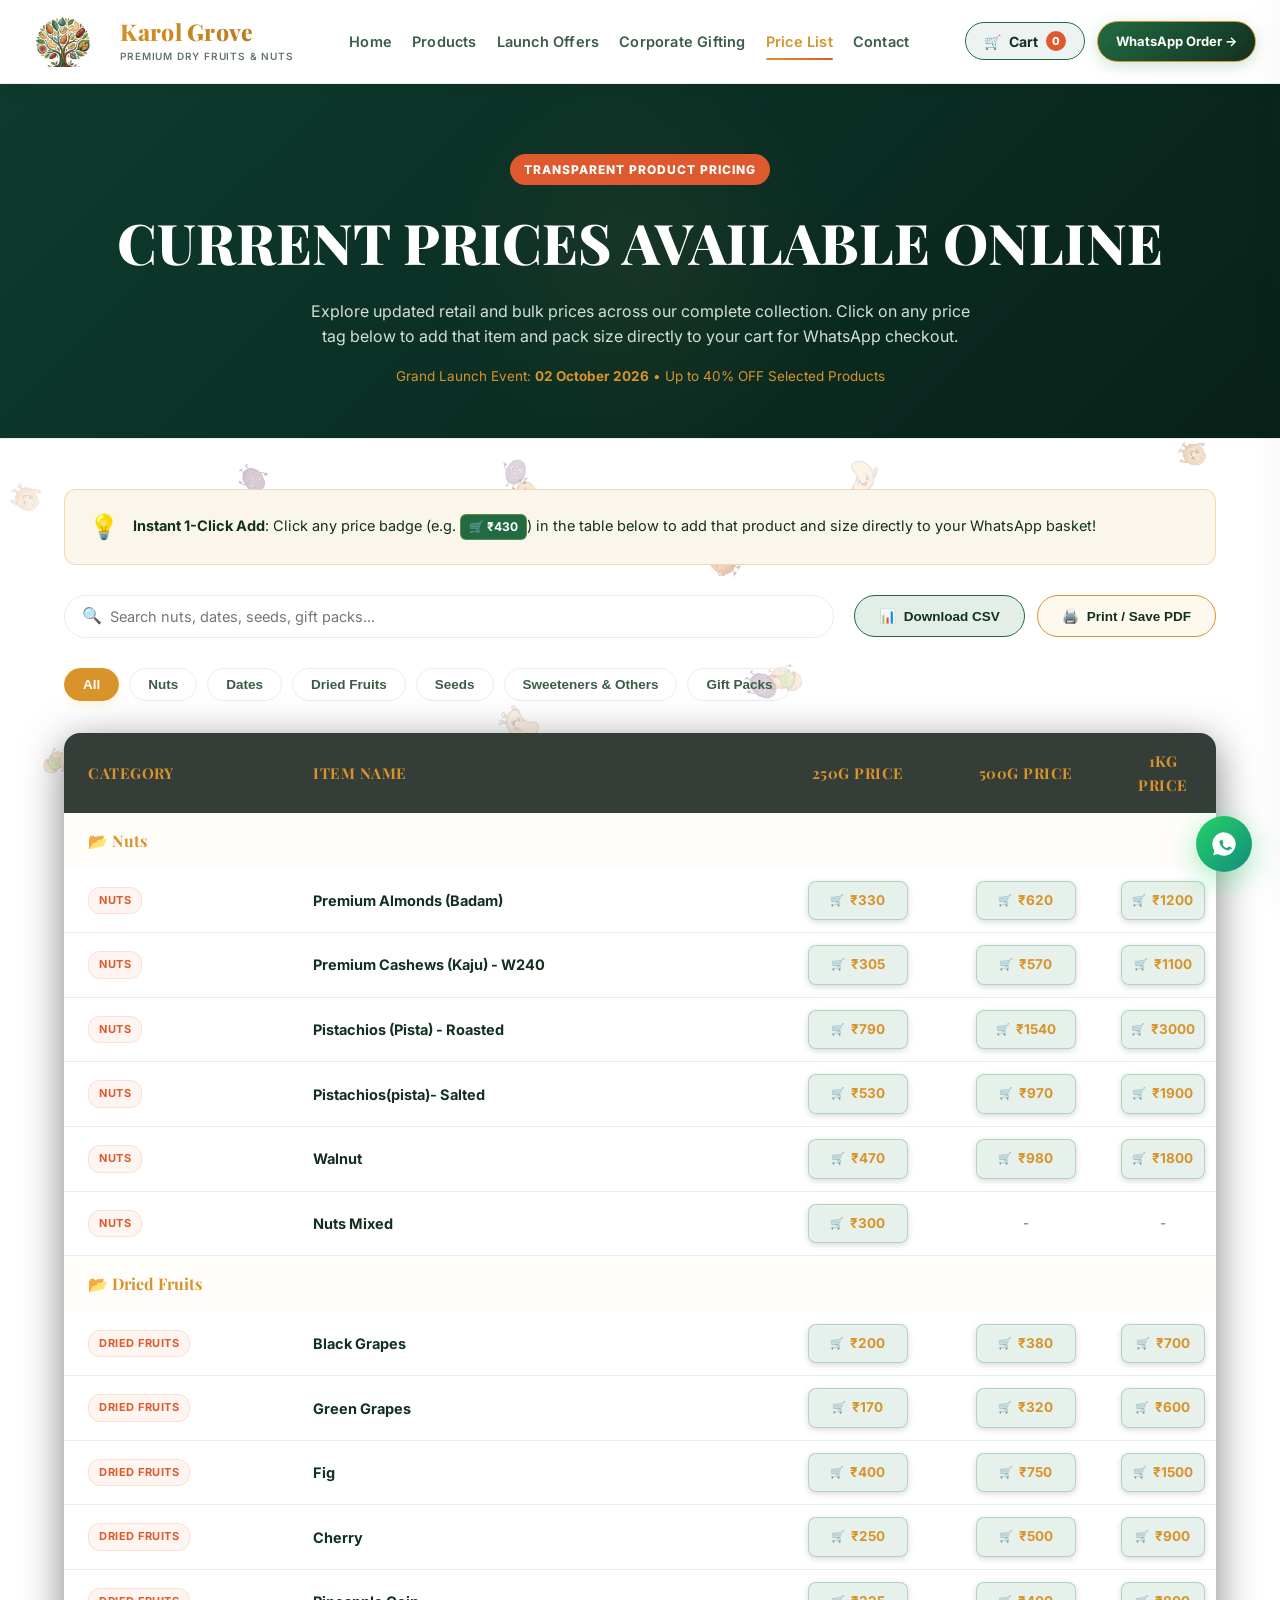
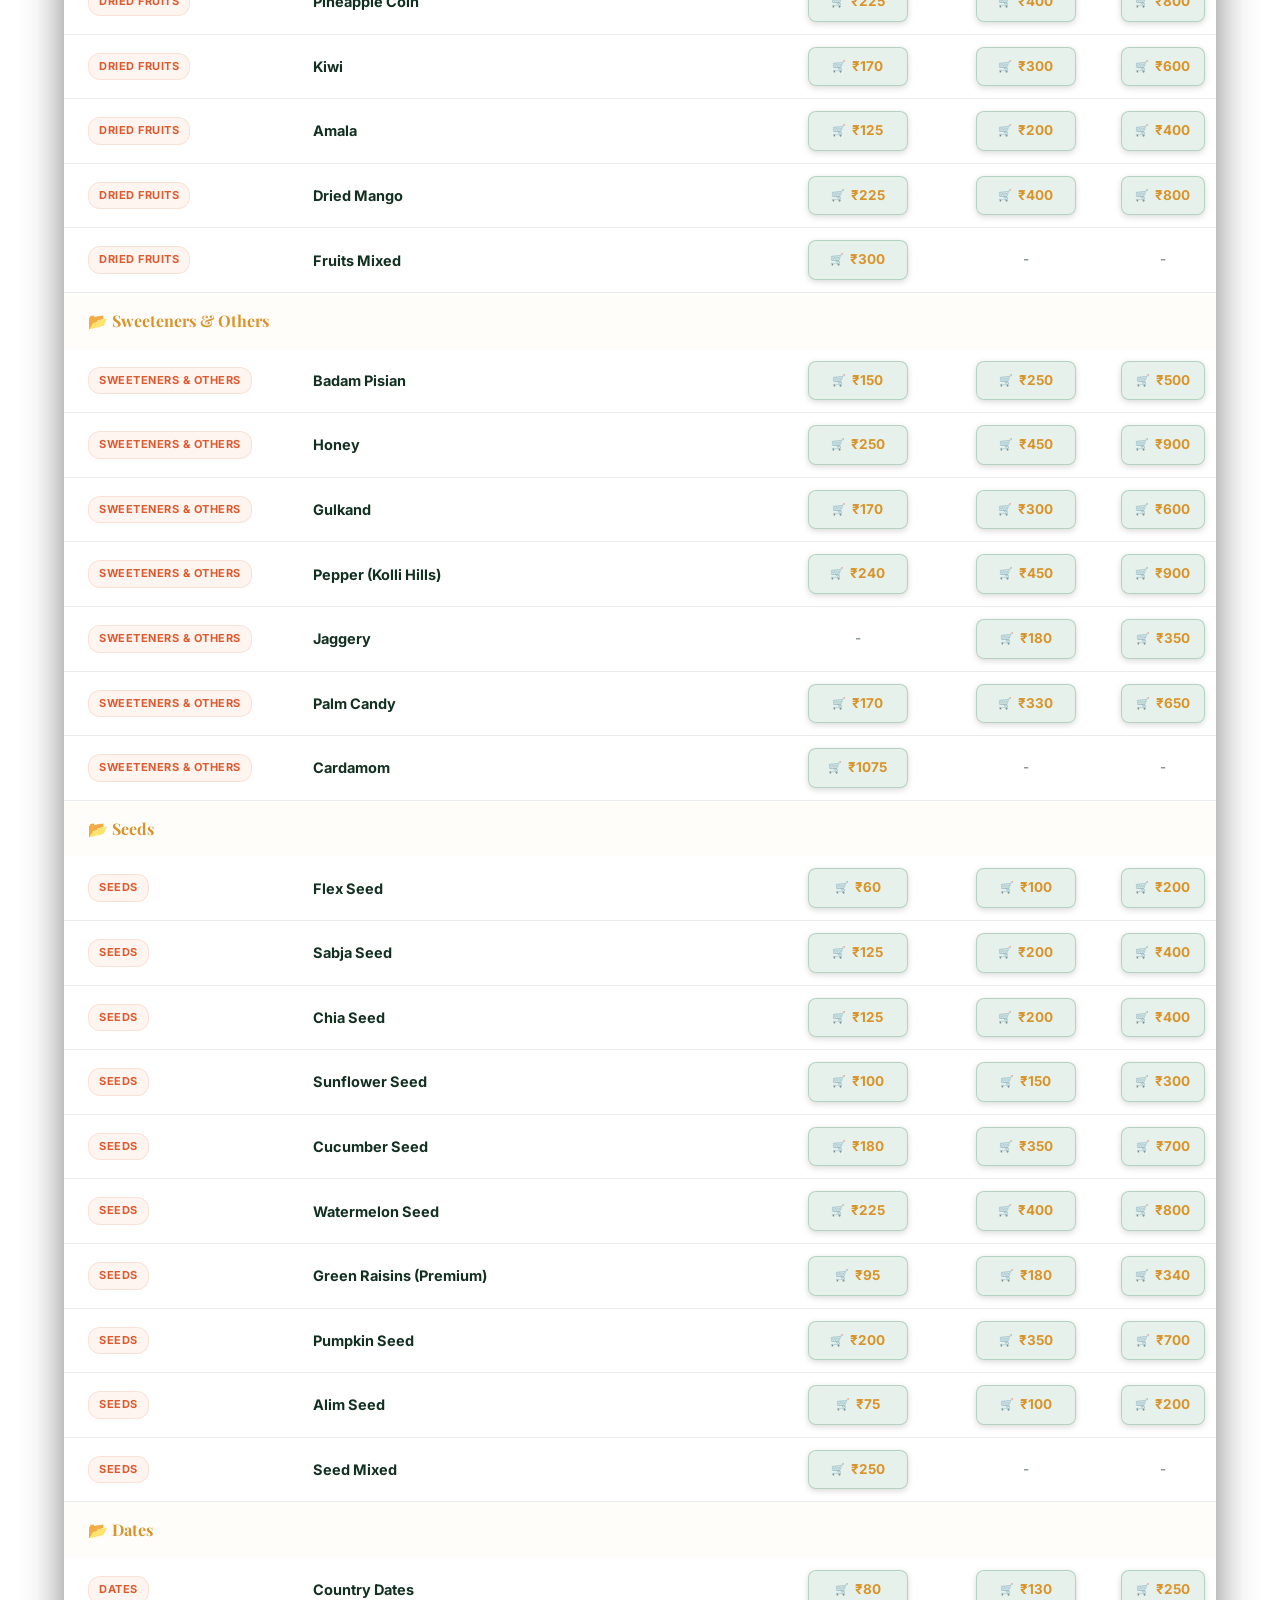
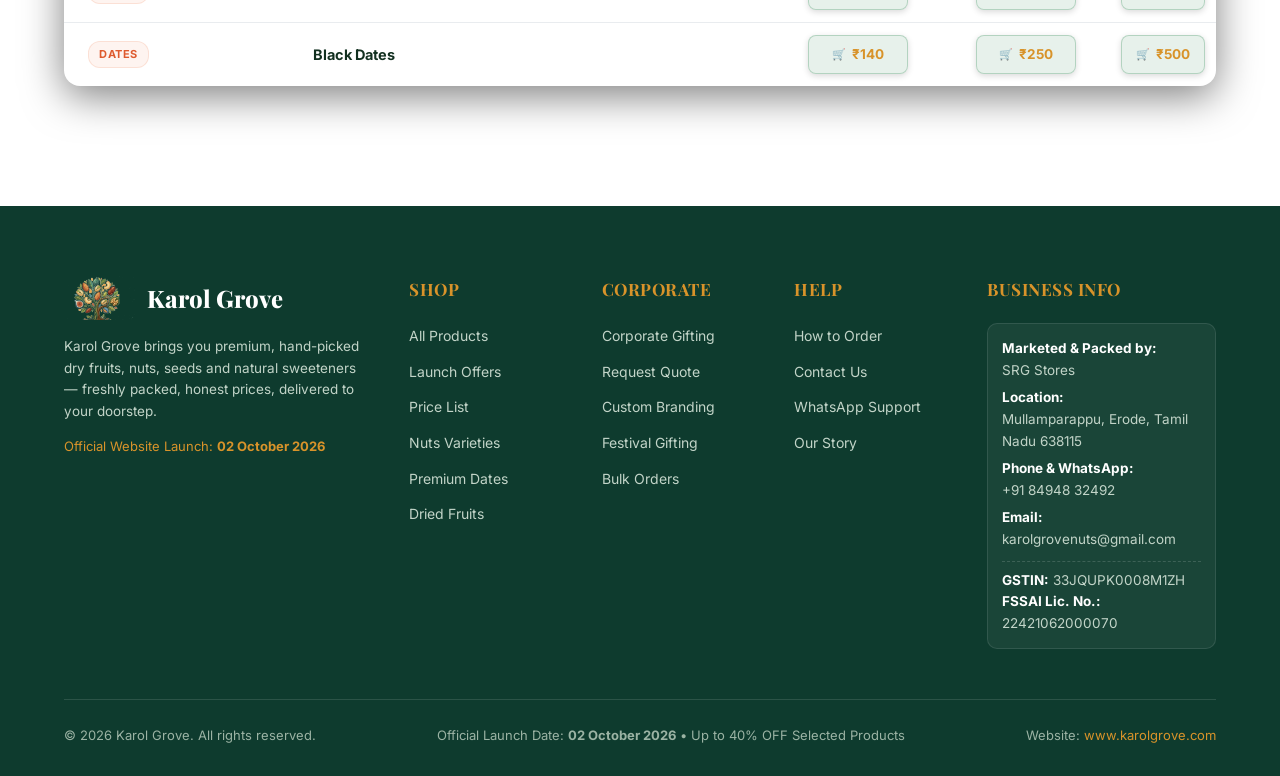
<file: pricelist.html>
<!DOCTYPE html>
<html lang="en">
<head>
<meta charset="UTF-8">
<meta name="viewport" content="width=device-width, initial-scale=1.0">
<title>Current Price List — Karol Grove | Transparent Product Pricing</title>
<meta name="description" content="Check current retail and bulk prices for premium almonds, cashews, pistachios, dates, seeds, natural sweeteners and gift hampers at Karol Grove.">
<link rel="icon" href="assets/karol-grove-icon.png">
<link rel="preconnect" href="https://fonts.googleapis.com">
<link rel="preconnect" href="https://fonts.gstatic.com" crossorigin>
<link href="https://fonts.googleapis.com/css2?family=Outfit:wght@300;400;500;600;700;800;900&family=Playfair+Display:ital,wght@0,400;0,500;0,600;0,700;0,800;0,900;1,400;1,500;1,600&family=Inter:wght@300;400;500;600;700;800&display=swap" rel="stylesheet">
<link rel="stylesheet" href="assets/style.css?v=20261002-v12">
<script src="assets/prices.js"></script>
<script src="assets/pricelist-handler.js?v=20261002-v12" defer></script>
<script src="assets/main.js?v=20261002-v12" defer></script>
<style>
  /* Direct high-contrast override for Admin Toolbar buttons */
  #admin-toolbar .admin-btn-secondary,
  .admin-toolbar .admin-btn-secondary {
    color: #ffffff !important;
    background: rgba(255, 255, 255, 0.2) !important;
    border: 1.5px solid rgba(255, 255, 255, 0.65) !important;
    text-shadow: 0 1px 3px rgba(0, 0, 0, 0.8) !important;
    font-weight: 700 !important;
  }
  #admin-toolbar .admin-btn-secondary:hover,
  .admin-toolbar .admin-btn-secondary:hover {
    background: rgba(255, 255, 255, 0.38) !important;
    border-color: #ffffff !important;
    color: #ffffff !important;
  }
  #admin-toolbar .admin-btn-sync,
  .admin-toolbar .admin-btn-sync {
    color: #ffffff !important;
    background: linear-gradient(135deg, #16a085 0%, #0d6945 100%) !important;
    border: 1.5px solid #2ecc71 !important;
    font-weight: 800 !important;
    box-shadow: 0 2px 10px rgba(46, 204, 113, 0.4) !important;
  }
  #admin-toolbar .admin-btn-danger,
  .admin-toolbar .admin-btn-danger {
    color: #ffffff !important;
    background: rgba(231, 76, 60, 0.35) !important;
    border: 1.5px solid #ff7675 !important;
    font-weight: 700 !important;
  }
</style>
</head>
<body>

<canvas id="vfx-canvas"></canvas>

<!-- Admin Toolbar (Sticky top, visible in admin mode) -->
<div class="admin-toolbar" id="admin-toolbar">
  <div class="admin-toolbar-inner">
    <div class="admin-status">
      <span class="admin-status-indicator"></span>
      <span>Admin Edit Mode Active</span>
    </div>
    <div class="admin-actions">
      <button id="admin-add-row-btn" class="admin-btn admin-btn-secondary" style="color: #ffffff !important; background: rgba(255, 255, 255, 0.22) !important; border: 1.5px solid rgba(255, 255, 255, 0.65) !important; text-shadow: 0 1px 2px rgba(0,0,0,0.7) !important;">➕ Add Item</button>
      <button id="admin-save-btn" class="admin-btn admin-btn-primary" style="color: #0b1e15 !important; background: linear-gradient(135deg, #f5d77f 0%, #d4af37 100%) !important; border: 1.5px solid #ffe89e !important; font-weight: 800 !important;">💾 Save Locally</button>
      <button id="admin-download-btn" class="admin-btn admin-btn-secondary" style="color: #ffffff !important; background: rgba(255, 255, 255, 0.22) !important; border: 1.5px solid rgba(255, 255, 255, 0.65) !important; text-shadow: 0 1px 2px rgba(0,0,0,0.7) !important;" title="Download updated prices.js">📥 Download prices.js</button>
      <button id="admin-sync-btn" class="admin-btn admin-btn-sync" style="color: #ffffff !important; background: linear-gradient(135deg, #16a085 0%, #0d6945 100%) !important; border: 1.5px solid #2ecc71 !important; font-weight: 800 !important;" title="Sync changes directly to GitHub repository">🔄 Sync to GitHub</button>
      <button id="admin-reset-btn" class="admin-btn admin-btn-danger" style="color: #ffffff !important; background: rgba(231, 76, 60, 0.35) !important; border: 1.5px solid #ff7675 !important; font-weight: 700 !important; text-shadow: 0 1px 2px rgba(0,0,0,0.7) !important;">Discard Edits</button>
      <button onclick="exitAdminMode()" class="admin-btn admin-btn-secondary" style="color: #ffffff !important; background: rgba(255, 255, 255, 0.22) !important; border: 1.5px solid rgba(255, 255, 255, 0.65) !important; text-shadow: 0 1px 2px rgba(0,0,0,0.7) !important;">Exit Portal</button>
    </div>
  </div>

  <!-- GitHub Direct Sync Panel (Toggled by Sync Button) -->
  <div id="github-sync-panel" class="container" style="display: none; background: #08261C; padding: 25px; border-radius: 12px; border: 1.5px solid var(--gold); margin-top: 15px; margin-bottom: 5px; box-shadow: 0 10px 30px rgba(0,0,0,0.6); color: #fff;">
    <h4 style="color: var(--gold); font-family: var(--font-display); font-size: 20px; margin-bottom: 8px;">Direct GitHub Synchronizer</h4>
    <p style="font-size: 13.5px; color: #D3E0D8; margin-bottom: 20px; line-height: 1.5;">
      Commit and push your current price edits directly to your GitHub repository. Once pushed, GitHub Pages will automatically recompile and redeploy the live website with updated prices in 1-2 minutes.
    </p>
    <div style="display: grid; grid-template-columns: repeat(auto-fit, minmax(260px, 1fr)); gap: 16px;">
      <div class="admin-form-group" style="margin-bottom: 0;">
        <label for="gh-username" style="display: block; font-size: 11.5px; font-weight: 800; text-transform: uppercase; color: var(--gold); margin-bottom: 6px;">GitHub Username / Owner</label>
        <input type="text" id="gh-username" class="admin-editable-input" placeholder="e.g. your-github-username">
      </div>
      <div class="admin-form-group" style="margin-bottom: 0;">
        <label for="gh-repo" style="display: block; font-size: 11.5px; font-weight: 800; text-transform: uppercase; color: var(--gold); margin-bottom: 6px;">Repository Name</label>
        <input type="text" id="gh-repo" class="admin-editable-input" placeholder="e.g. karol-grove-website">
      </div>
      <div class="admin-form-group" style="margin-bottom: 0;">
        <label for="gh-path" style="display: block; font-size: 11.5px; font-weight: 800; text-transform: uppercase; color: var(--gold); margin-bottom: 6px;">Prices File Path</label>
        <input type="text" id="gh-path" class="admin-editable-input" placeholder="assets/prices.js" value="assets/prices.js">
      </div>
      <div class="admin-form-group" style="margin-bottom: 0;">
        <label for="gh-pat" style="display: block; font-size: 11.5px; font-weight: 800; text-transform: uppercase; color: var(--gold); margin-bottom: 6px;">Personal Access Token (PAT)</label>
        <input type="password" id="gh-pat" class="admin-editable-input" placeholder="ghp_xxxxxxxxxxxxxxxxxxxx">
      </div>
    </div>
    <div style="display: flex; gap: 12px; margin-top: 20px; align-items: center; flex-wrap: wrap;">
      <button id="gh-sync-now-btn" class="admin-btn admin-btn-sync" style="padding: 10px 22px; font-size: 13.5px;">🚀 Push &amp; Sync to GitHub</button>
      <button id="gh-sync-cancel-btn" class="admin-btn admin-btn-secondary" style="padding: 10px 20px;">Cancel</button>
    </div>
    <div id="gh-sync-status" style="margin-top: 15px; font-weight: 700; font-size: 14px;"></div>
  </div>
</div>

<header class="site-header">
  <div class="header-inner">
    <a href="index.html" class="brand">
      <img src="assets/karol-grove-icon.png" alt="Karol Grove Premium Dry Fruits & Nuts" class="brand-logo-img">
      <div class="brand-text">
        <span class="brand-name">Karol Grove</span>
        <span class="brand-tagline">Premium Dry Fruits &amp; Nuts</span>
      </div>
    </a>
    <nav class="main-nav">
      <a href="index.html">Home</a>
      <a href="products.html">Products</a>
      <a href="index.html#launch-offers">Launch Offers</a>
      <a href="corporate-gifts.html">Corporate Gifting</a>
      <a href="pricelist.html" class="active">Price List</a>
      <a href="contact.html">Contact</a>
    </nav>
    <div class="header-actions-group">
      <button class="header-cart-btn" onclick="toggleCartDrawer(true)" aria-label="Shopping Cart">
        <span class="cart-icon-symbol">🛒</span>
        <span class="cart-text">Cart</span>
        <span class="badge cart-badge">0</span>
      </button>
      <a class="header-cta" href="https://wa.me/+918494832492" target="_blank" rel="noopener">WhatsApp Order &rarr;</a>
      <button class="nav-toggle" aria-label="Toggle menu">
        <span></span><span></span><span></span>
      </button>
    </div>
  </div>
  <div class="mobile-nav" id="mobileNav">
    <a href="index.html">Home</a>
    <a href="products.html">Products</a>
    <a href="index.html#launch-offers">Launch Offers</a>
    <a href="corporate-gifts.html">Corporate Gifting</a>
    <a href="pricelist.html" class="active">Price List</a>
    <a href="contact.html">Contact</a>
    <a href="https://wa.me/+918494832492" target="_blank" rel="noopener" style="color:var(--forest); font-weight:700;">💬 Order on WhatsApp</a>
  </div>
</header>

<section class="page-header" style="background: linear-gradient(135deg, #0E3B2E 0%, #082119 100%); color: #fff; padding: 70px 20px 50px; text-align: center;">
  <div class="container reveal">
    <span class="launch-badge-pill">TRANSPARENT PRODUCT PRICING</span>
    <h1 style="font-family: var(--font-display); font-size: clamp(2.2rem, 5vw, 3.5rem); color: #fff; margin-bottom: 12px;">CURRENT PRICES AVAILABLE ONLINE</h1>
    <p style="font-size: 16px; color: #D3E0D8; max-width: 680px; margin: 0 auto 16px;">
      Explore updated retail and bulk prices across our complete collection. Click on any price tag below to add that item and pack size directly to your cart for WhatsApp checkout.
    </p>
    <div style="font-size: 13.5px; color: var(--gold);">Grand Launch Event: <strong>02 October 2026</strong> &bull; Up to 40% OFF Selected Products</div>
  </div>
</section>

<section class="pricelist-section" style="padding: 50px 0 80px;">
  <div class="container">
    
    <!-- Local Edits Banner -->
    <div class="local-edits-banner" id="local-edits-banner">
      <span>💡 Showing local updates made in this browser.</span>
      <button onclick="handleResetLocal()" class="admin-btn admin-btn-danger" style="padding: 6px 12px; font-size: 11px;">Reset Defaults</button>
    </div>

    <!-- Price List Visitor Guide Banner -->
    <div class="visitor-guide-banner reveal" style="background: var(--cream); border: 1px solid rgba(216, 147, 42, 0.3); border-radius: 12px; padding: 18px 24px; display: flex; align-items: center; gap: 14px; margin-bottom: 30px;">
      <div class="guide-icon" style="font-size: 24px;">💡</div>
      <div class="guide-text" style="font-size: 14.5px; color: var(--forest-deep);">
        <strong>Instant 1-Click Add</strong>: Click any price badge (e.g. <span class="price-val-demo" style="background: var(--forest); color: #fff; padding: 3px 8px; border-radius: 6px; font-size: 12px; font-weight: 700;">🛒 ₹430</span>) in the table below to add that product and size directly to your WhatsApp basket!
      </div>
    </div>

    <!-- Search and Actions Toolbar -->
    <div class="pricelist-toolbar reveal">
      <div class="search-filter-box">
        <div class="search-input-wrapper">
          <span class="search-icon">🔍</span>
          <input type="text" id="pricelist-search" placeholder="Search nuts, dates, seeds, gift packs...">
        </div>
      </div>
      <div class="action-buttons">
        <button id="btn-download-csv" class="action-btn btn-excel">
          <span>📊</span> Download CSV
        </button>
        <button id="btn-download-pdf" class="action-btn btn-pdf">
          <span>🖨️</span> Print / Save PDF
        </button>
      </div>
    </div>

    <!-- Category Filters Navigation -->
    <div class="cat-filters reveal" id="pricelist-filter-tabs" style="margin-bottom: 24px;">
      <!-- Generated dynamically in pricelist-handler.js -->
    </div>

    <!-- Pricing Table Container -->
    <div class="pricelist-table-container reveal">
      <div class="pricelist-table-wrapper">
        <table class="pricelist-table">
          <thead>
            <tr>
              <th style="width: 20%;">Category</th>
              <th style="width: 44%;">Item Name</th>
              <th style="width: 12%; text-align: center;">250g Price</th>
              <th style="width: 12%; text-align: center;">500g Price</th>
              <th style="width: 12%; text-align: center;">1kg Price</th>
            </tr>
          </thead>
          <tbody id="pricelist-table-body">
            <!-- Dynamically populated from prices.js -->
          </tbody>
        </table>
      </div>
    </div>
    
    <!-- Admin Portal Login Link (Hidden from regular visitors) -->
    <div class="admin-login-footer" style="display: none !important;">
      <span class="admin-login-link" onclick="openAdminLogin()">
        Admin Price Update Portal
      </span>
    </div>

  </div>
</section>

<!-- Footer -->
<footer class="site-footer-v2">
  <div class="container">
    <div class="footer-v2-grid">
      <!-- 1. Brand Info -->
      <div class="footer-v2-col">
        <div style="display: flex; align-items: center; gap: 12px; margin-bottom: 16px;">
          <img src="assets/karol-grove-icon.png" alt="Karol Grove" style="height: 44px; width: auto;">
          <span style="font-family: var(--font-display); font-size: 24px; font-weight: 800; color: #FFFFFF;">Karol Grove</span>
        </div>
        <p>Karol Grove brings you premium, hand-picked dry fruits, nuts, seeds and natural sweeteners — freshly packed, honest prices, delivered to your doorstep.</p>
        <p style="margin-top: 14px; font-size: 13px; color: var(--gold);">Official Website Launch: <strong>02 October 2026</strong></p>
      </div>

      <!-- 2. Shop -->
      <div class="footer-v2-col">
        <h4>SHOP</h4>
        <ul>
          <li><a href="products.html">All Products</a></li>
          <li><a href="index.html#launch-offers">Launch Offers</a></li>
          <li><a href="pricelist.html">Price List</a></li>
          <li><a href="products.html#nuts">Nuts Varieties</a></li>
          <li><a href="products.html#dates">Premium Dates</a></li>
          <li><a href="products.html#dried-fruits">Dried Fruits</a></li>
        </ul>
      </div>

      <!-- 3. Corporate -->
      <div class="footer-v2-col">
        <h4>CORPORATE</h4>
        <ul>
          <li><a href="corporate-gifts.html">Corporate Gifting</a></li>
          <li><a href="corporate-gifts.html#quote">Request Quote</a></li>
          <li><a href="corporate-gifts.html#branding">Custom Branding</a></li>
          <li><a href="corporate-gifts.html#festival">Festival Gifting</a></li>
          <li><a href="corporate-gifts.html#bulk">Bulk Orders</a></li>
        </ul>
      </div>

      <!-- 4. Help -->
      <div class="footer-v2-col">
        <h4>HELP</h4>
        <ul>
          <li><a href="index.html#how-to-order">How to Order</a></li>
          <li><a href="contact.html">Contact Us</a></li>
          <li><a href="https://wa.me/+918494832492" target="_blank" rel="noopener">WhatsApp Support</a></li>
          <li><a href="about.html">Our Story</a></li>
        </ul>
      </div>

      <!-- 5. Business Information -->
      <div class="footer-v2-col">
        <h4>BUSINESS INFO</h4>
        <div class="footer-legal-badge">
          <p><strong>Marketed &amp; Packed by:</strong><br>SRG Stores</p>
          <p style="margin-top: 6px;"><strong>Location:</strong><br>Mullamparappu, Erode, Tamil Nadu 638115</p>
          <p style="margin-top: 6px;"><strong>Phone &amp; WhatsApp:</strong><br>+91 84948 32492</p>
          <p style="margin-top: 6px;"><strong>Email:</strong><br>karolgrovenuts@gmail.com</p>
          <div style="margin-top: 10px; padding-top: 8px; border-top: 1px dashed rgba(255,255,255,0.15);">
            <p><strong>GSTIN:</strong> 33JQUPK0008M1ZH</p>
            <p><strong>FSSAI Lic. No.:</strong> 22421062000070</p>
          </div>
        </div>
      </div>
    </div>

    <!-- Bottom Bar -->
    <div class="footer-v2-bottom">
      <div>&copy; 2026 Karol Grove. All rights reserved.</div>
      <div>Official Launch Date: <strong>02 October 2026</strong> &bull; Up to 40% OFF Selected Products</div>
      <div>Website: <a href="https://www.karolgrove.com">www.karolgrove.com</a></div>
    </div>
  </div>
</footer>

<!-- Floating WhatsApp Contact Button -->
<a href="https://wa.me/918494832492?text=Hi%20Karol%20Grove%2C%20I%20would%20like%20to%20place%20an%20order." 
   class="floating-whatsapp" 
   target="_blank" 
   rel="noopener" 
   aria-label="Order on WhatsApp">
  <div class="whatsapp-badge">Order on WhatsApp</div>
  <svg class="whatsapp-icon-svg" viewBox="0 0 24 24" width="24" height="24">
    <path fill="currentColor" d="M12.031 2c-5.514 0-9.99 4.477-9.99 9.99 0 2.08.636 4.01 1.728 5.614l-1.127 4.12 4.22-1.107c1.514.938 3.284 1.48 5.17 1.48 5.515 0 9.99-4.477 9.99-9.99 0-5.514-4.475-9.99-9.99-9.99zm5.556 14.13c-.224.634-1.22 1.157-1.68 1.206-.432.046-.86.23-2.738-.508-2.398-.942-3.896-3.376-4.016-3.536-.12-.16-1.002-1.332-1.002-2.54 0-1.21.632-1.804.856-2.048.225-.244.49-.305.653-.305.163 0 .326.002.47.01.15.008.347-.057.545.422.203.49.693 1.693.754 1.815.06.123.1.265.018.428-.08.163-.122.265-.244.407-.122.143-.257.32-.367.43-.122.12-.25.253-.108.497.143.244.636 1.05 1.362 1.7 1 .894 1.85 1.173 2.116 1.306.265.132.418.11.57-.06.153-.173.663-.774.846-1.037.183-.265.367-.224.622-.132.255.09 1.62.764 1.9.905.28.14.47.21.536.326.067.116.067.67-.156 1.306z"/>
  </svg>
</a>

<!-- Admin Login Modal -->
<div class="admin-modal-overlay" id="admin-login-modal">
  <div class="admin-modal">
    <button class="admin-modal-close" onclick="closeAdminLogin()">&times;</button>
    <h3>Admin Dashboard Login</h3>
    <p>Please enter the administrative password to make edits to the price catalog.</p>
    <form id="admin-login-form">
      <div class="admin-form-group">
        <label for="admin-password">Administrative Password</label>
        <input type="password" id="admin-password" placeholder="Enter password..." required autocomplete="current-password">
      </div>
      <button type="submit" class="admin-modal-btn">Log In</button>
    </form>
  </div>
</div>

</body>
</html>
</file>
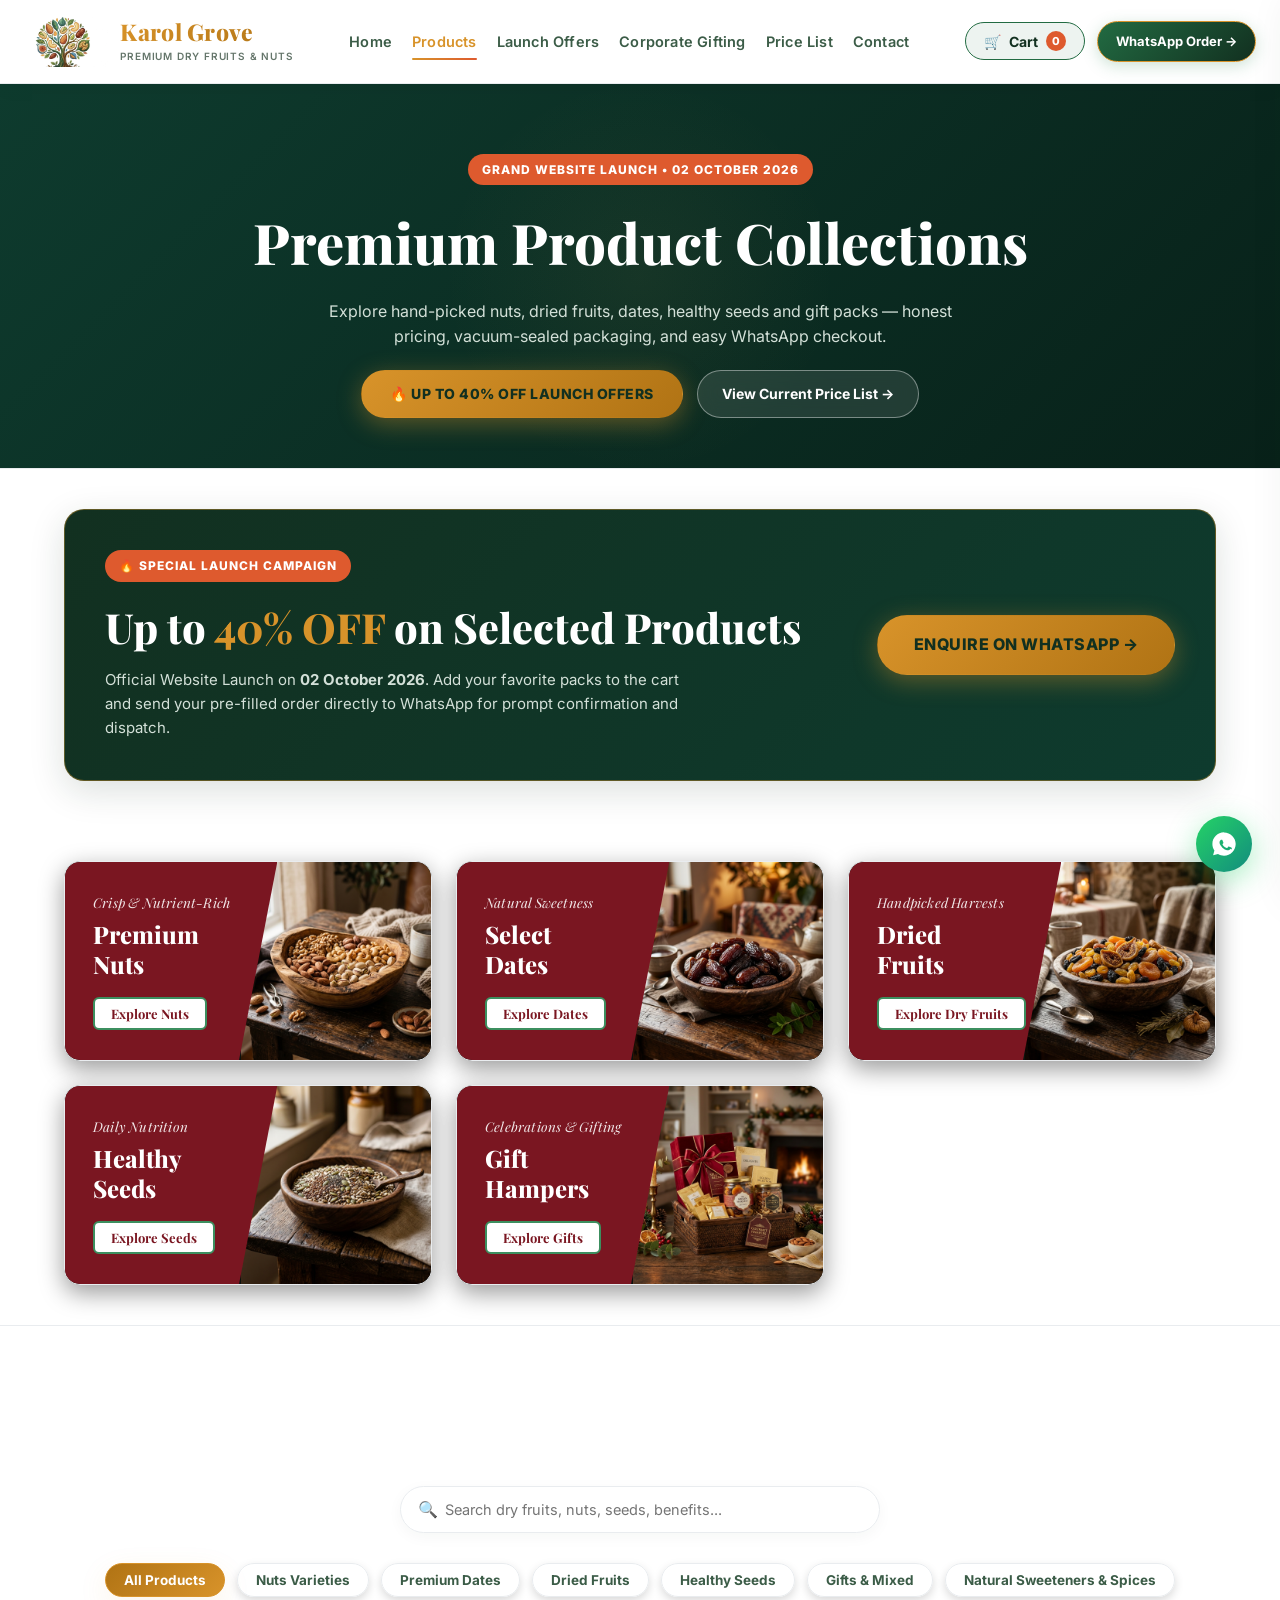
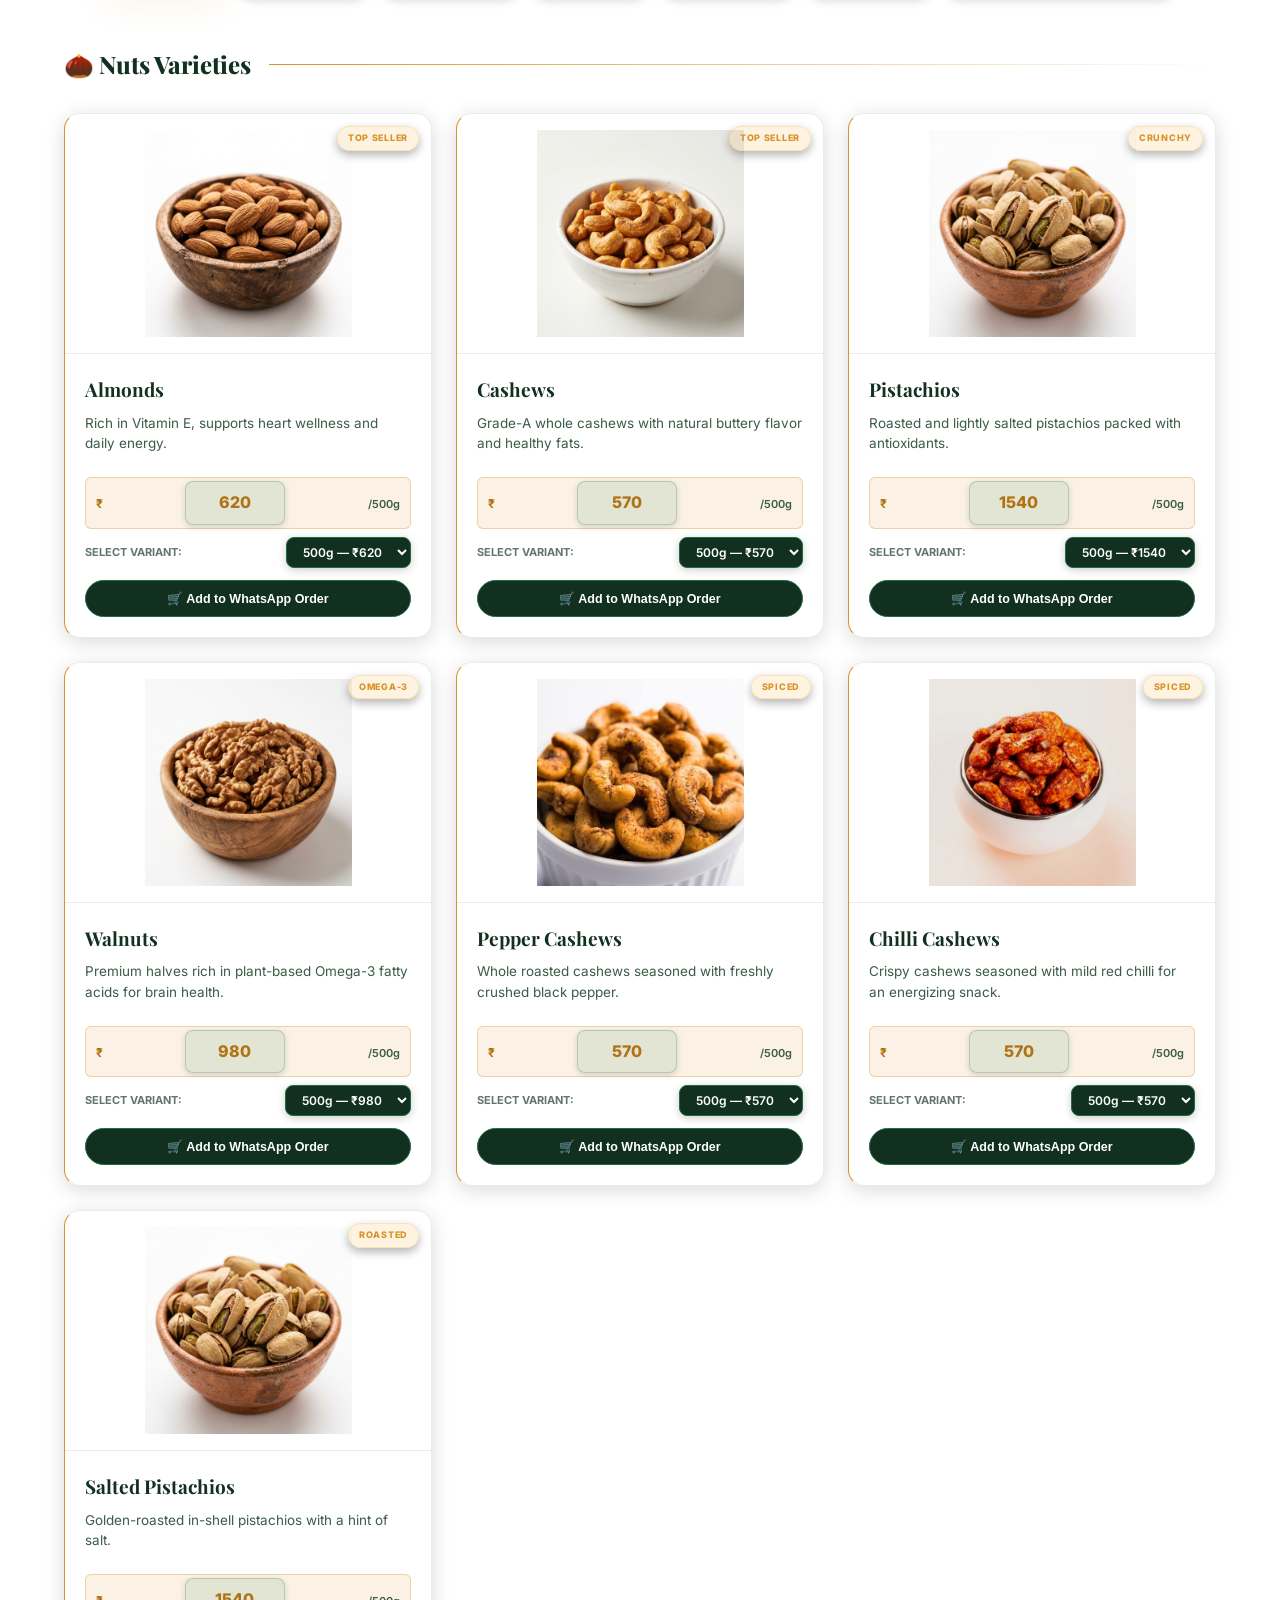
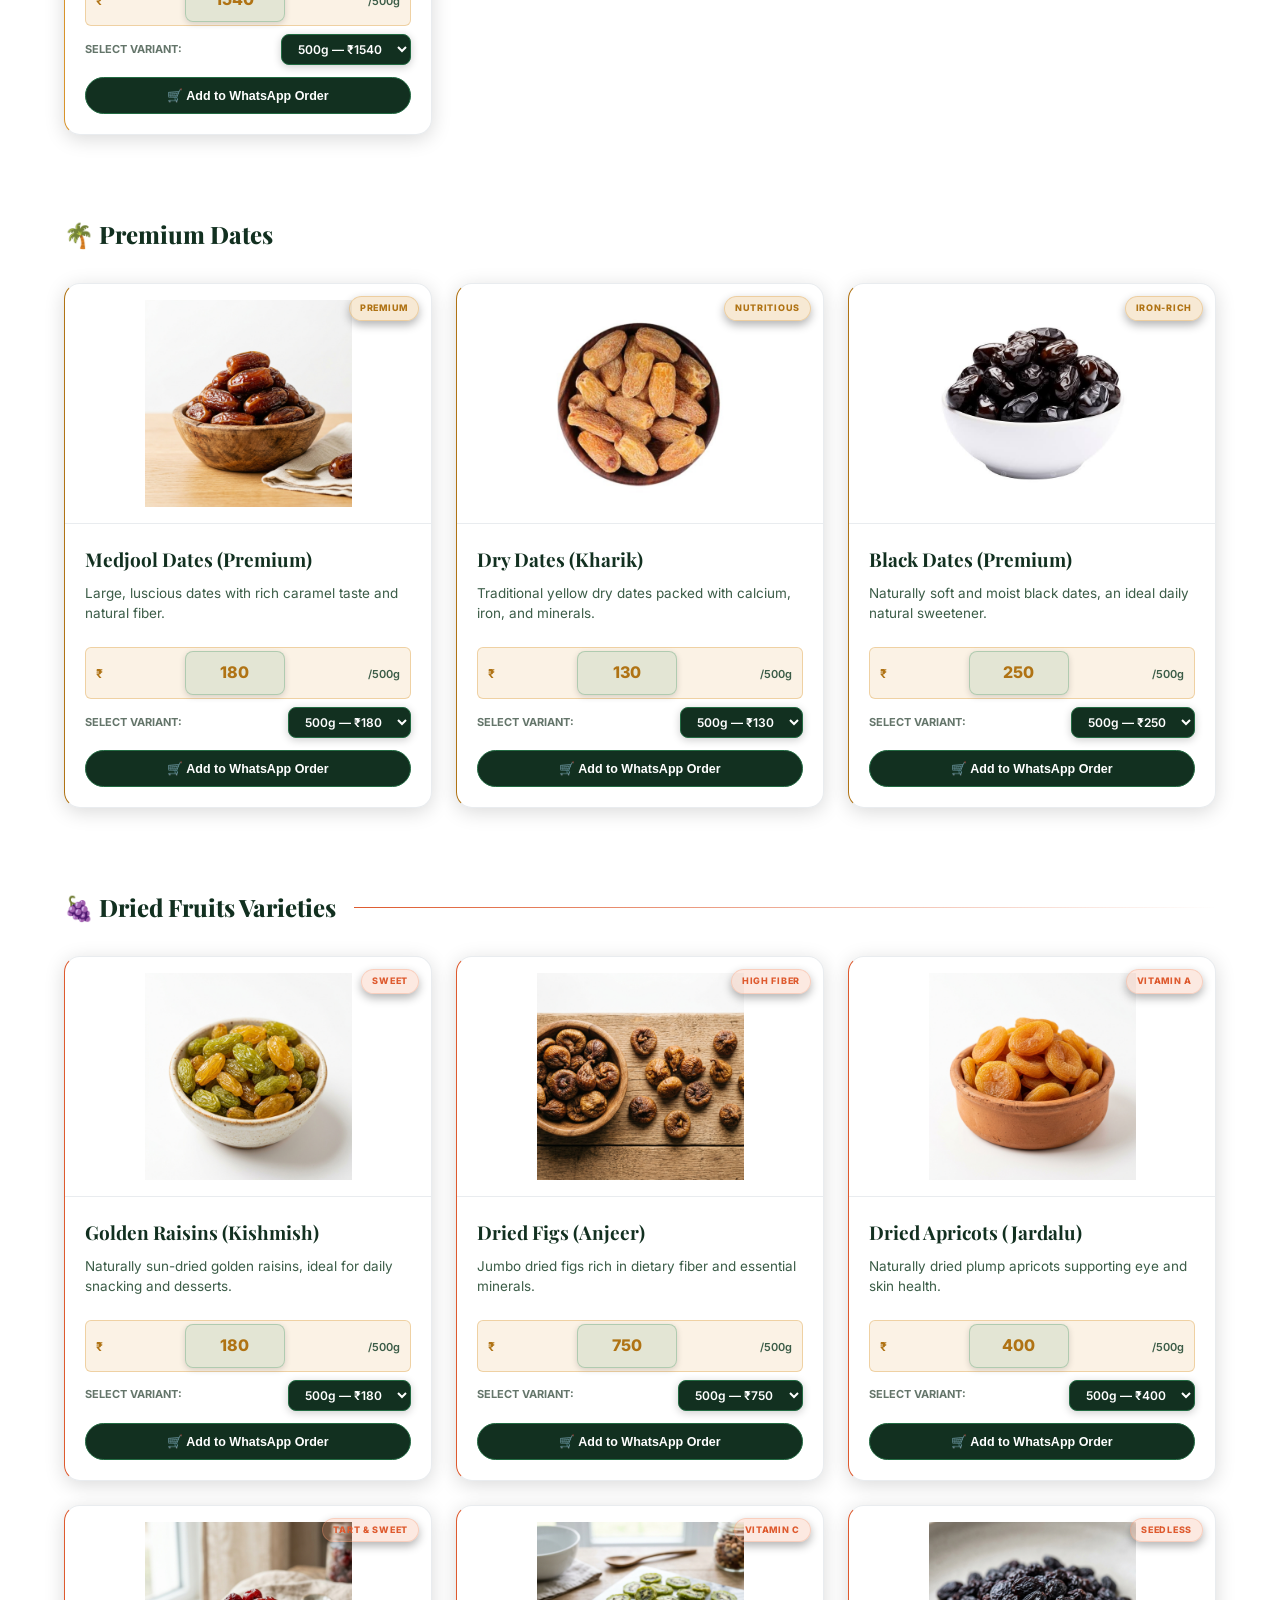
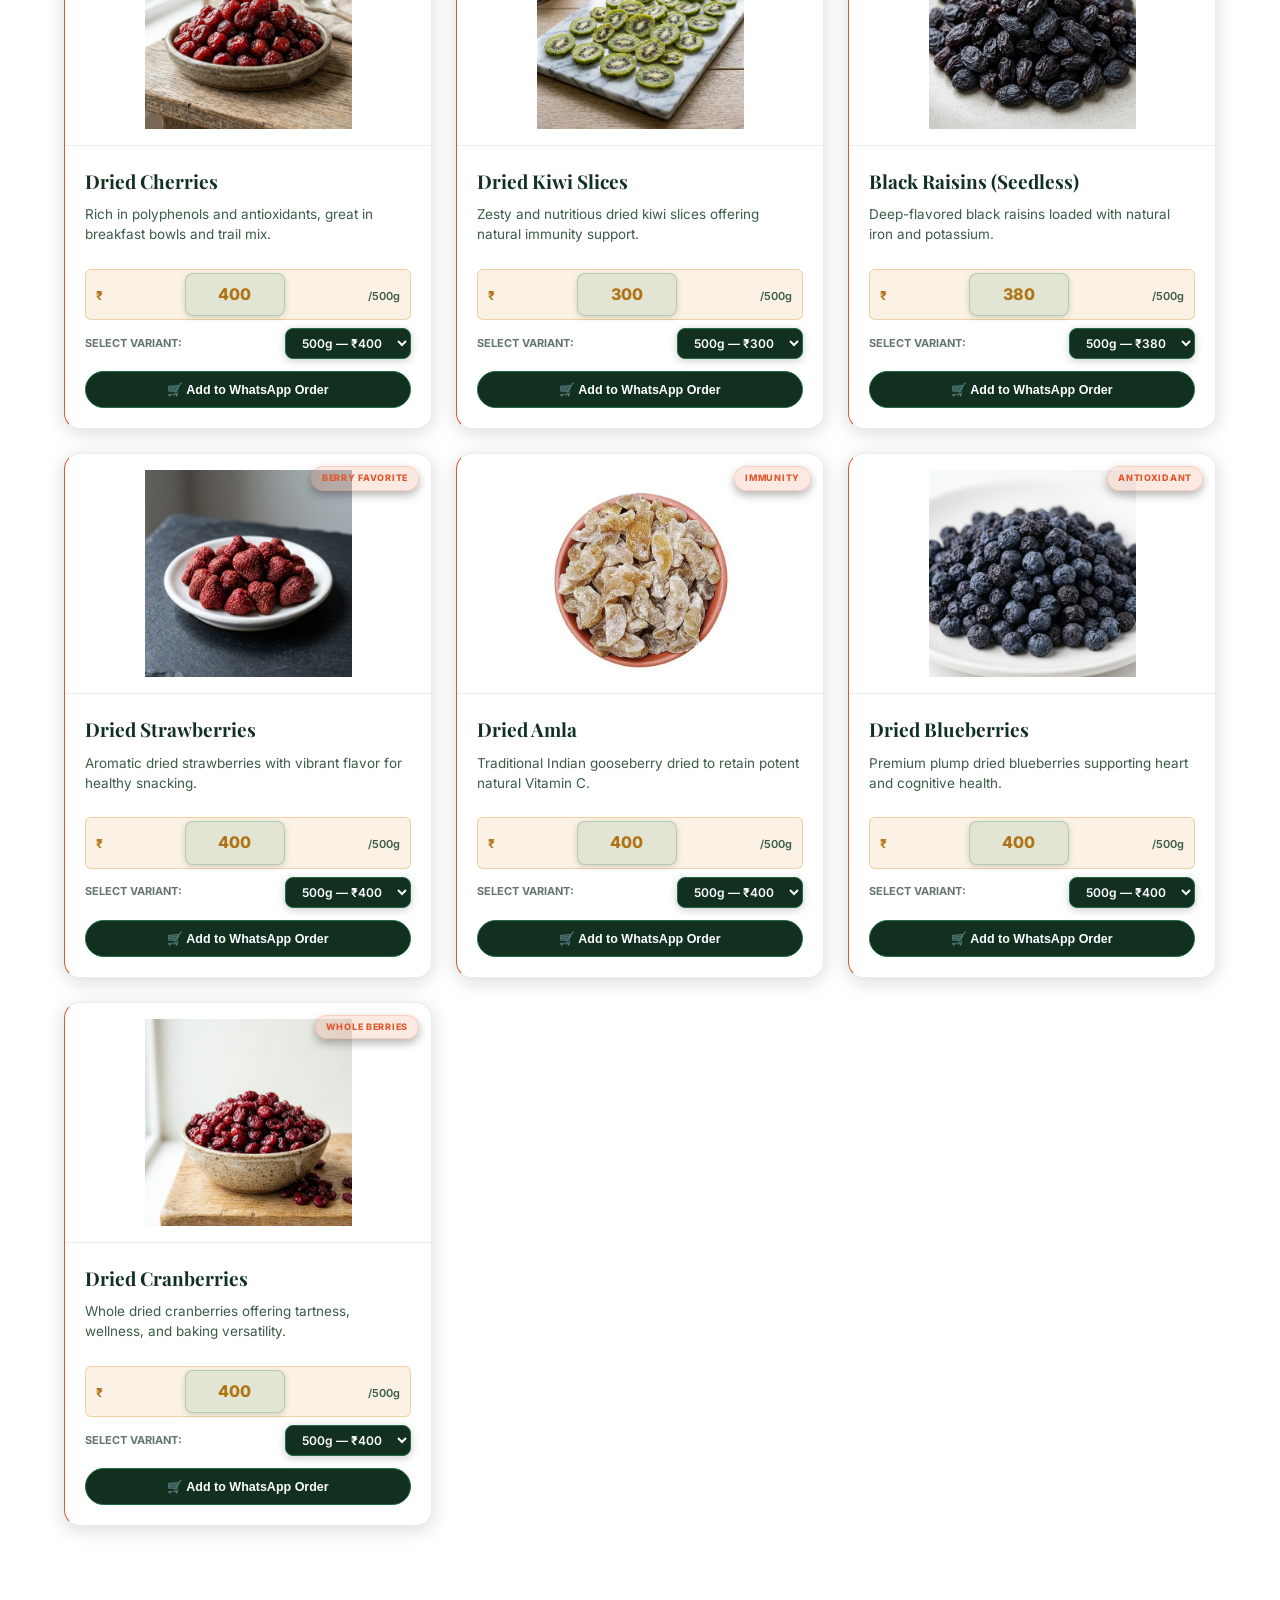
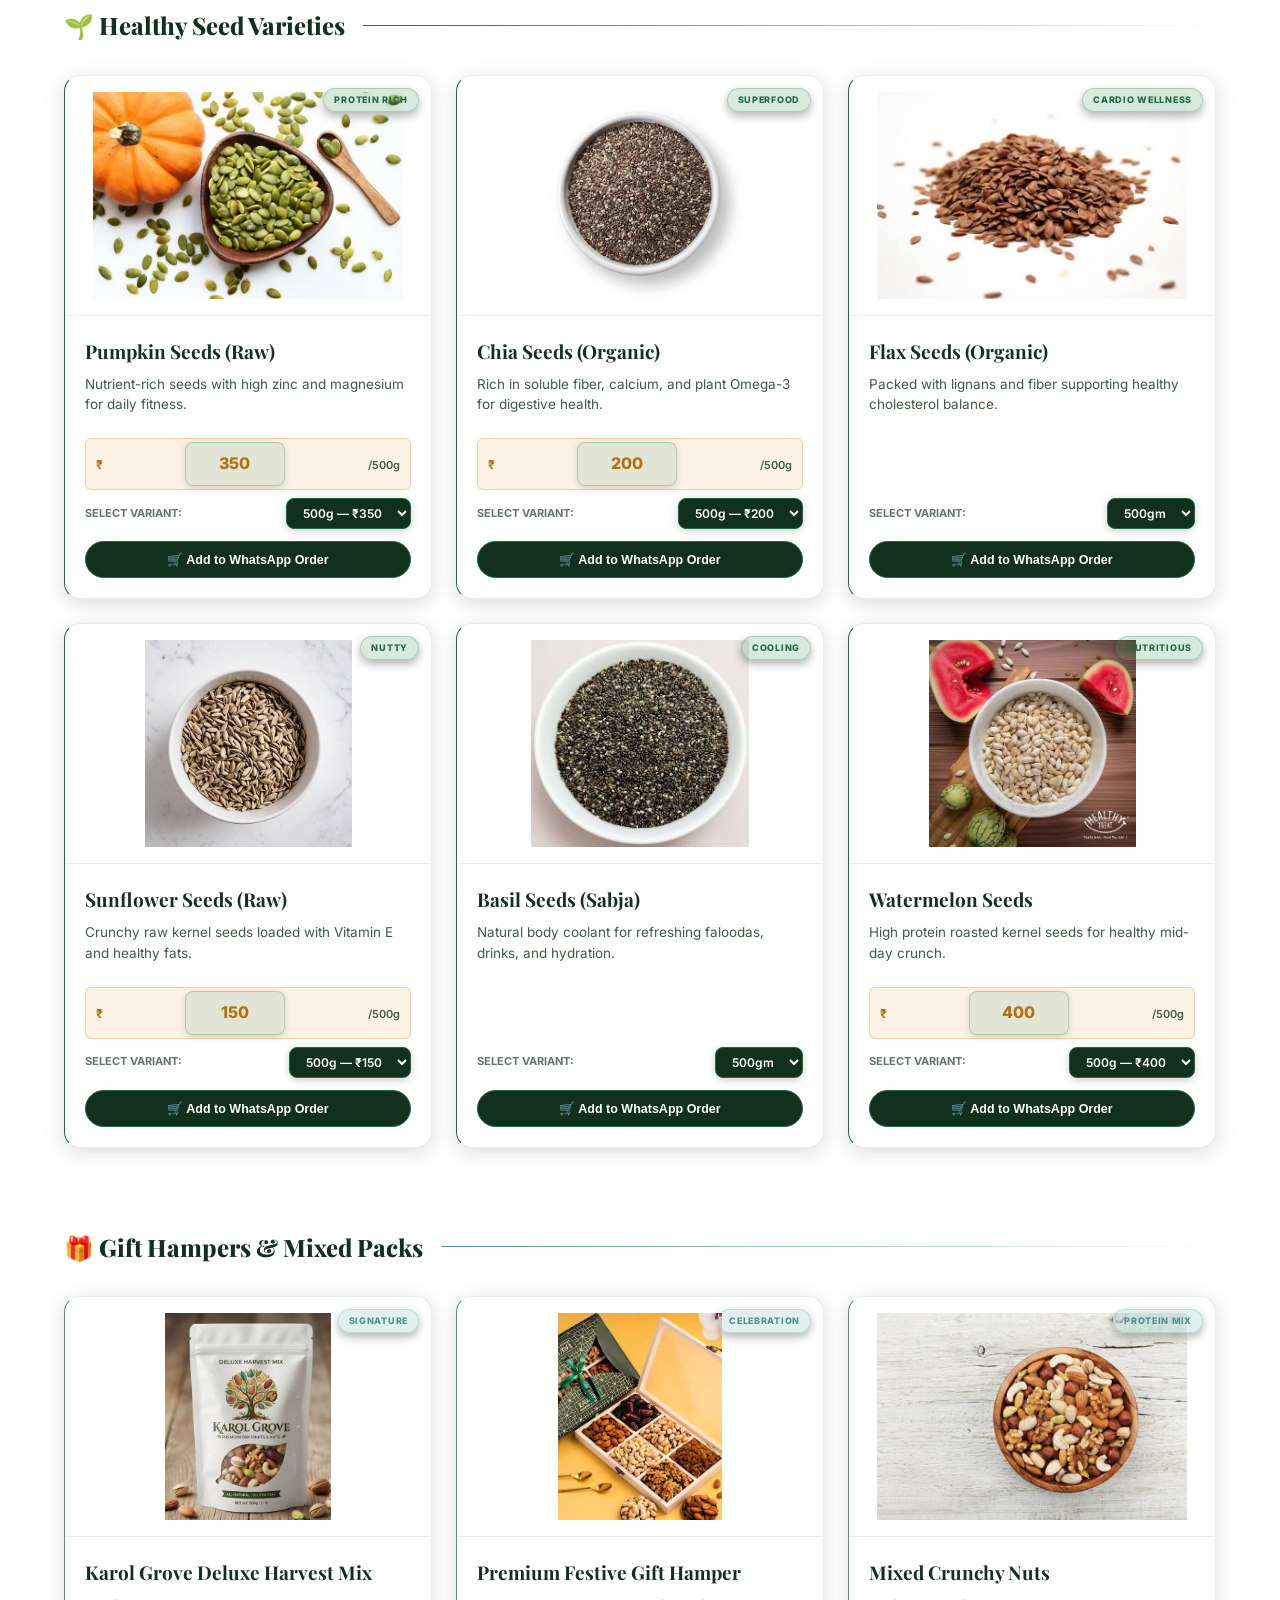
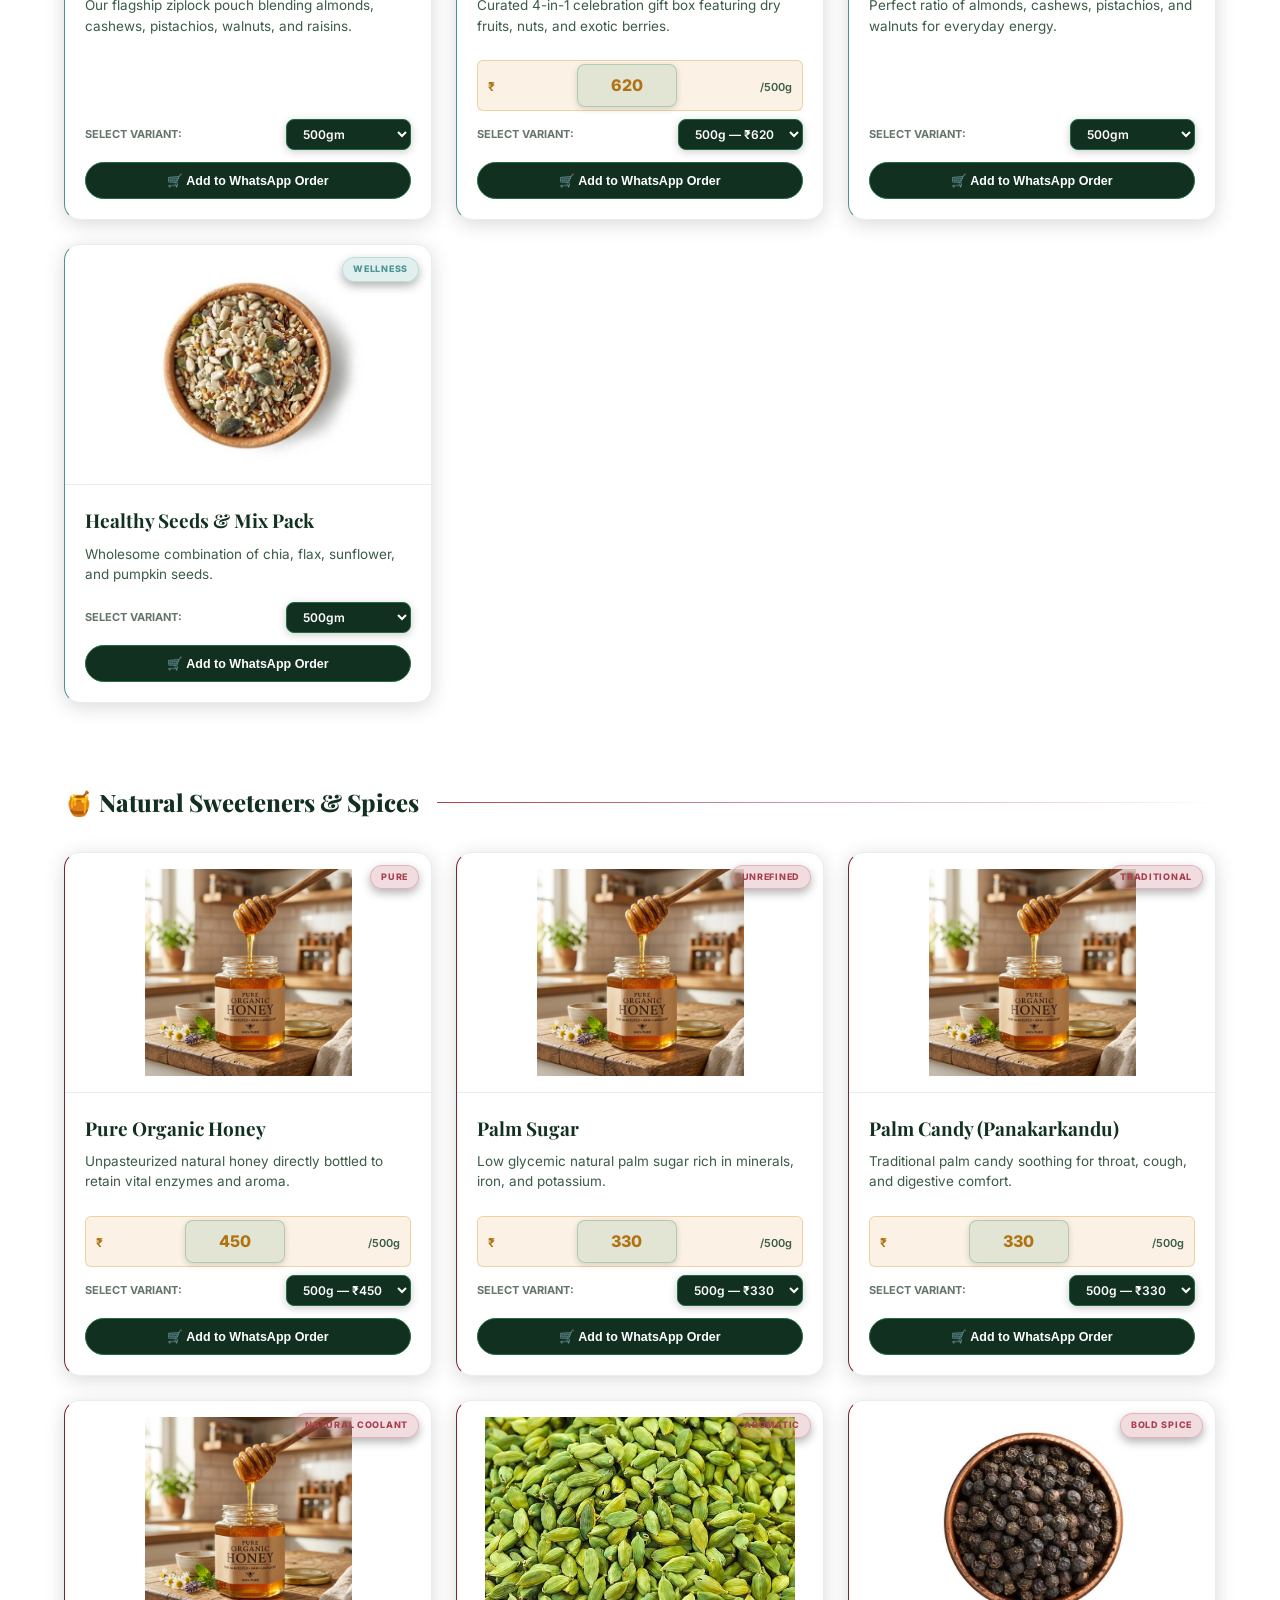
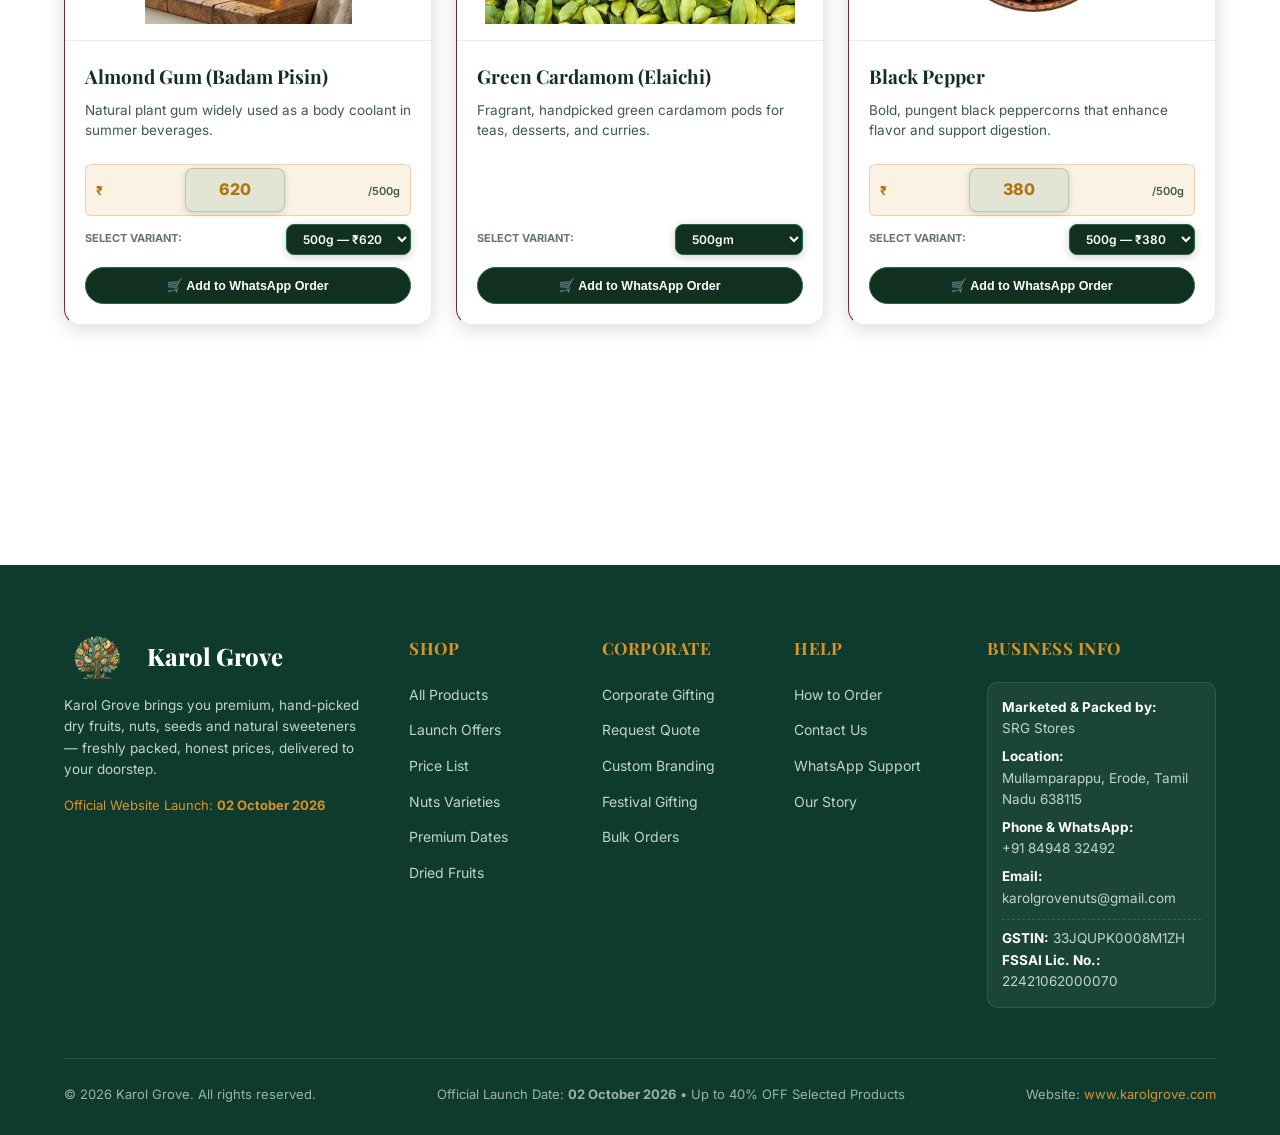
<file: products.html>
<!DOCTYPE html>
<html lang="en">
<head>
<meta charset="UTF-8">
<meta name="viewport" content="width=device-width, initial-scale=1.0">
<title>Products Catalog — Karol Grove | Premium Dry Fruits & Nuts</title>
<meta name="description" content="Browse Karol Grove's full collection of premium nuts, dried fruits, dates, seeds, natural sweeteners and gift packs. Grand launch offers up to 40% off on 02 October 2026.">
<link rel="icon" href="assets/karol-grove-icon.png">
<link rel="preconnect" href="https://fonts.googleapis.com">
<link rel="preconnect" href="https://fonts.gstatic.com" crossorigin>
<link href="https://fonts.googleapis.com/css2?family=Outfit:wght@300;400;500;600;700;800;900&family=Playfair+Display:ital,wght@0,400;0,500;0,600;0,700;0,800;0,900;1,400;1,500;1,600&family=Inter:wght@300;400;500;600;700;800&display=swap" rel="stylesheet">
<link rel="stylesheet" href="assets/style.css?v=20261002-v12">
<script src="assets/prices.js" defer></script>
<script src="assets/main.js?v=20261002-v12" defer></script>
</head>
<body>

<canvas id="vfx-canvas"></canvas>

<header class="site-header">
  <div class="header-inner">
    <a href="index.html" class="brand">
      <img src="assets/karol-grove-icon.png" alt="Karol Grove Premium Dry Fruits & Nuts" class="brand-logo-img">
      <div class="brand-text">
        <span class="brand-name">Karol Grove</span>
        <span class="brand-tagline">Premium Dry Fruits &amp; Nuts</span>
      </div>
    </a>
    <nav class="main-nav">
      <a href="index.html">Home</a>
      <a href="products.html" class="active">Products</a>
      <a href="#launch-offers">Launch Offers</a>
      <a href="corporate-gifts.html">Corporate Gifting</a>
      <a href="pricelist.html">Price List</a>
      <a href="contact.html">Contact</a>
    </nav>
    <div class="header-actions-group">
      <button class="header-cart-btn" onclick="toggleCartDrawer(true)" aria-label="Shopping Cart">
        <span class="cart-icon-symbol">🛒</span>
        <span class="cart-text">Cart</span>
        <span class="badge cart-badge">0</span>
      </button>
      <a class="header-cta" href="https://wa.me/+918494832492" target="_blank" rel="noopener">WhatsApp Order &rarr;</a>
      <button class="nav-toggle" aria-label="Toggle menu">
        <span></span><span></span><span></span>
      </button>
    </div>
  </div>
  <div class="mobile-nav" id="mobileNav">
    <a href="index.html">Home</a>
    <a href="products.html" class="active">Products</a>
    <a href="#launch-offers">Launch Offers</a>
    <a href="corporate-gifts.html">Corporate Gifting</a>
    <a href="pricelist.html">Price List</a>
    <a href="contact.html">Contact</a>
    <a href="https://wa.me/+918494832492" target="_blank" rel="noopener" style="color:var(--forest); font-weight:700;">💬 Order on WhatsApp</a>
  </div>
</header>

<section class="page-header" style="background: linear-gradient(135deg, #0E3B2E 0%, #082119 100%); color: #fff; padding: 70px 20px 50px; text-align: center;">
  <div class="container reveal">
    <span class="launch-badge-pill" style="margin-bottom: 12px;">GRAND WEBSITE LAUNCH &bull; 02 OCTOBER 2026</span>
    <h1 style="font-family: var(--font-display); font-size: clamp(2.2rem, 5vw, 3.5rem); color: #fff; margin-bottom: 12px;">Premium Product Collections</h1>
    <p style="font-size: 16px; color: #D3E0D8; max-width: 680px; margin: 0 auto 20px;">Explore hand-picked nuts, dried fruits, dates, healthy seeds and gift packs — honest pricing, vacuum-sealed packaging, and easy WhatsApp checkout.</p>
    <div style="display: flex; justify-content: center; gap: 14px; flex-wrap: wrap;">
      <a href="#launch-offers" class="btn btn-launch-primary" style="padding: 12px 28px; font-size: 14px;">🔥 Up to 40% OFF Launch Offers</a>
      <a href="pricelist.html" class="btn btn-launch-secondary" style="padding: 12px 24px; font-size: 14px;">View Current Price List &rarr;</a>
    </div>
  </div>
</section>

<!-- Dedicated Launch Offers Banner on Products Page -->
<section class="container" id="launch-offers" style="margin-top: 40px;">
  <div class="launch-offers-banner reveal" style="margin-bottom: 30px;">
    <div class="launch-offers-banner-text">
      <span class="launch-badge-pill">🔥 SPECIAL LAUNCH CAMPAIGN</span>
      <h2>Up to <span>40% OFF</span> on Selected Products</h2>
      <p>Official Website Launch on <strong>02 October 2026</strong>. Add your favorite packs to the cart and send your pre-filled order directly to WhatsApp for prompt confirmation and dispatch.</p>
    </div>
    <div>
      <a href="https://wa.me/+918494832492?text=Hi%20Karol%20Grove%2C%20I%20would%20like%20to%20enquire%20about%20your%20Grand%20Launch%20Offers." target="_blank" rel="noopener" class="btn btn-launch-primary">
        Enquire on WhatsApp &rarr;
      </a>
    </div>
  </div>
</section>

<!-- Category Visual Banners Grid -->
<section class="category-banners-section" style="padding: 20px 0 40px;">
  <div class="container">
    <div class="category-banners-grid">
      
      <!-- Card 1: Nuts -->
      <div class="category-banner-card reveal">
        <img src="assets/category-nuts.png" alt="Imported Premium Nuts" class="banner-image">
        <div class="banner-text-panel">
          <span class="banner-tagline">Crisp &amp; Nutrient-Rich</span>
          <h2 class="banner-title">Premium Nuts</h2>
          <button class="banner-btn" data-category="nuts">Explore Nuts</button>
        </div>
      </div>

      <!-- Card 2: Dates -->
      <div class="category-banner-card reveal">
        <img src="assets/category-dates.png" alt="Premium Dates" class="banner-image">
        <div class="banner-text-panel">
          <span class="banner-tagline">Natural Sweetness</span>
          <h2 class="banner-title">Select Dates</h2>
          <button class="banner-btn" data-category="dates">Explore Dates</button>
        </div>
      </div>

      <!-- Card 3: Dry Fruits -->
      <div class="category-banner-card reveal">
        <img src="assets/category-dryfruits.png" alt="Fresh Dry Fruits" class="banner-image">
        <div class="banner-text-panel">
          <span class="banner-tagline">Handpicked Harvests</span>
          <h2 class="banner-title">Dried Fruits</h2>
          <button class="banner-btn" data-category="dried-fruits">Explore Dry Fruits</button>
        </div>
      </div>

      <!-- Card 4: Seeds -->
      <div class="category-banner-card reveal">
        <img src="assets/category-seeds.png" alt="Nutritious Seeds" class="banner-image">
        <div class="banner-text-panel">
          <span class="banner-tagline">Daily Nutrition</span>
          <h2 class="banner-title">Healthy Seeds</h2>
          <button class="banner-btn" data-category="seeds">Explore Seeds</button>
        </div>
      </div>

      <!-- Card 5: Gifts -->
      <div class="category-banner-card reveal">
        <img src="assets/category-gifts.png" alt="Special Gifts" class="banner-image">
        <div class="banner-text-panel">
          <span class="banner-tagline">Celebrations &amp; Gifting</span>
          <h2 class="banner-title">Gift Hampers</h2>
          <button class="banner-btn" data-category="mixed">Explore Gifts</button>
        </div>
      </div>

    </div>
  </div>
</section>

<!-- Main Products Section with Filter & Search -->
<section class="section" id="products-section">
  <div class="container">

    <div class="cat-nav-wrapper reveal">
      <div class="search-box-wrapper">
        <span class="search-icon">🔍</span>
        <input type="text" id="product-search" placeholder="Search dry fruits, nuts, seeds, benefits...">
      </div>
      <nav class="cat-nav">
        <button class="cat-tab active" data-category="all">All Products</button>
        <button class="cat-tab" data-category="nuts">Nuts Varieties</button>
        <button class="cat-tab" data-category="dates">Premium Dates</button>
        <button class="cat-tab" data-category="dried-fruits">Dried Fruits</button>
        <button class="cat-tab" data-category="seeds">Healthy Seeds</button>
        <button class="cat-tab" data-category="mixed">Gifts &amp; Mixed</button>
        <button class="cat-tab" data-category="other">Natural Sweeteners &amp; Spices</button>
      </nav>
    </div>

    <!-- NUTS -->
    <div class="product-category" id="nuts">
      <div class="cat-head"><h2>🌰 Nuts Varieties</h2><div class="line"></div></div>
      <div class="product-grid">

        <div class="glass-card product-card tilt-card reveal">
          <div class="product-img-wrapper">
            <img src="assets/product-almonds.png" alt="Almonds" class="product-card-img">
            <span class="label">Top Seller</span>
          </div>
          <div class="product-card-body">
            <h3>Almonds</h3>
            <p>Rich in Vitamin E, supports heart wellness and daily energy.</p>
            <div class="product-selector">
              <div class="variant-wrapper">
                <span>Select Variant:</span>
                <select class="variant-select">
                  <option value="250gm">250gm</option>
                  <option value="500gm" selected>500gm</option>
                  <option value="1kg">1kg</option>
                </select>
              </div>
              <button class="add-to-order-btn">🛒 Add to WhatsApp Order</button>
            </div>
          </div>
        </div>

        <div class="glass-card product-card tilt-card reveal">
          <div class="product-img-wrapper">
            <img src="assets/product-cashews.png" alt="Cashews" class="product-card-img">
            <span class="label">Top Seller</span>
          </div>
          <div class="product-card-body">
            <h3>Cashews</h3>
            <p>Grade-A whole cashews with natural buttery flavor and healthy fats.</p>
            <div class="product-selector">
              <div class="variant-wrapper">
                <span>Select Variant:</span>
                <select class="variant-select">
                  <option value="250gm">250gm</option>
                  <option value="500gm" selected>500gm</option>
                  <option value="1kg">1kg</option>
                </select>
              </div>
              <button class="add-to-order-btn">🛒 Add to WhatsApp Order</button>
            </div>
          </div>
        </div>

        <div class="glass-card product-card tilt-card reveal">
          <div class="product-img-wrapper">
            <img src="assets/product-pistachios.png" alt="Pistachios" class="product-card-img">
            <span class="label">Crunchy</span>
          </div>
          <div class="product-card-body">
            <h3>Pistachios</h3>
            <p>Roasted and lightly salted pistachios packed with antioxidants.</p>
            <div class="product-selector">
              <div class="variant-wrapper">
                <span>Select Variant:</span>
                <select class="variant-select">
                  <option value="250gm">250gm</option>
                  <option value="500gm" selected>500gm</option>
                  <option value="1kg">1kg</option>
                </select>
              </div>
              <button class="add-to-order-btn">🛒 Add to WhatsApp Order</button>
            </div>
          </div>
        </div>

        <div class="glass-card product-card tilt-card reveal">
          <div class="product-img-wrapper">
            <img src="assets/product-walnuts.png" alt="Walnuts" class="product-card-img">
            <span class="label">Omega-3</span>
          </div>
          <div class="product-card-body">
            <h3>Walnuts</h3>
            <p>Premium halves rich in plant-based Omega-3 fatty acids for brain health.</p>
            <div class="product-selector">
              <div class="variant-wrapper">
                <span>Select Variant:</span>
                <select class="variant-select">
                  <option value="250gm">250gm</option>
                  <option value="500gm" selected>500gm</option>
                  <option value="1kg">1kg</option>
                </select>
              </div>
              <button class="add-to-order-btn">🛒 Add to WhatsApp Order</button>
            </div>
          </div>
        </div>

        <div class="glass-card product-card tilt-card reveal">
          <div class="product-img-wrapper">
            <img src="assets/product-pepper-cashews.png" alt="Pepper Cashews" class="product-card-img">
            <span class="label">Spiced</span>
          </div>
          <div class="product-card-body">
            <h3>Pepper Cashews</h3>
            <p>Whole roasted cashews seasoned with freshly crushed black pepper.</p>
            <div class="product-selector">
              <div class="variant-wrapper">
                <span>Select Variant:</span>
                <select class="variant-select">
                  <option value="250gm">250gm</option>
                  <option value="500gm" selected>500gm</option>
                  <option value="1kg">1kg</option>
                </select>
              </div>
              <button class="add-to-order-btn">🛒 Add to WhatsApp Order</button>
            </div>
          </div>
        </div>

        <div class="glass-card product-card tilt-card reveal">
          <div class="product-img-wrapper">
            <img src="assets/product-chilli-cashews.png" alt="Chilli Cashews" class="product-card-img">
            <span class="label">Spiced</span>
          </div>
          <div class="product-card-body">
            <h3>Chilli Cashews</h3>
            <p>Crispy cashews seasoned with mild red chilli for an energizing snack.</p>
            <div class="product-selector">
              <div class="variant-wrapper">
                <span>Select Variant:</span>
                <select class="variant-select">
                  <option value="250gm">250gm</option>
                  <option value="500gm" selected>500gm</option>
                  <option value="1kg">1kg</option>
                </select>
              </div>
              <button class="add-to-order-btn">🛒 Add to WhatsApp Order</button>
            </div>
          </div>
        </div>

        <div class="glass-card product-card tilt-card reveal">
          <div class="product-img-wrapper">
            <img src="assets/product-pistachios.png" alt="Salted Pistachios" class="product-card-img">
            <span class="label">Roasted</span>
          </div>
          <div class="product-card-body">
            <h3>Salted Pistachios</h3>
            <p>Golden-roasted in-shell pistachios with a hint of salt.</p>
            <div class="product-selector">
              <div class="variant-wrapper">
                <span>Select Variant:</span>
                <select class="variant-select">
                  <option value="250gm">250gm</option>
                  <option value="500gm" selected>500gm</option>
                  <option value="1kg">1kg</option>
                </select>
              </div>
              <button class="add-to-order-btn">🛒 Add to WhatsApp Order</button>
            </div>
          </div>
        </div>

      </div>
    </div>

    <!-- DATES -->
    <div class="product-category" id="dates">
      <div class="cat-head"><h2>🌴 Premium Dates</h2><div class="line"></div></div>
      <div class="product-grid">

        <div class="glass-card product-card tilt-card reveal">
          <div class="product-img-wrapper">
            <img src="assets/product-dates-premium.png" alt="Medjool Dates" class="product-card-img">
            <span class="label">Premium</span>
          </div>
          <div class="product-card-body">
            <h3>Medjool Dates (Premium)</h3>
            <p>Large, luscious dates with rich caramel taste and natural fiber.</p>
            <div class="product-selector">
              <div class="variant-wrapper">
                <span>Select Variant:</span>
                <select class="variant-select">
                  <option value="250gm">250gm</option>
                  <option value="500gm" selected>500gm</option>
                  <option value="1kg">1kg</option>
                </select>
              </div>
              <button class="add-to-order-btn">🛒 Add to WhatsApp Order</button>
            </div>
          </div>
        </div>

        <div class="glass-card product-card tilt-card reveal">
          <div class="product-img-wrapper">
            <img src="assets/product-dry-dates.png" alt="Dry Date" class="product-card-img">
            <span class="label">Nutritious</span>
          </div>
          <div class="product-card-body">
            <h3>Dry Dates (Kharik)</h3>
            <p>Traditional yellow dry dates packed with calcium, iron, and minerals.</p>
            <div class="product-selector">
              <div class="variant-wrapper">
                <span>Select Variant:</span>
                <select class="variant-select">
                  <option value="250gm">250gm</option>
                  <option value="500gm" selected>500gm</option>
                  <option value="1kg">1kg</option>
                </select>
              </div>
              <button class="add-to-order-btn">🛒 Add to WhatsApp Order</button>
            </div>
          </div>
        </div>

        <div class="glass-card product-card tilt-card reveal">
          <div class="product-img-wrapper">
            <img src="assets/product-black-dates.png" alt="Black Date" class="product-card-img">
            <span class="label">Iron-Rich</span>
          </div>
          <div class="product-card-body">
            <h3>Black Dates (Premium)</h3>
            <p>Naturally soft and moist black dates, an ideal daily natural sweetener.</p>
            <div class="product-selector">
              <div class="variant-wrapper">
                <span>Select Variant:</span>
                <select class="variant-select">
                  <option value="250gm">250gm</option>
                  <option value="500gm" selected>500gm</option>
                  <option value="1kg">1kg</option>
                </select>
              </div>
              <button class="add-to-order-btn">🛒 Add to WhatsApp Order</button>
            </div>
          </div>
        </div>

      </div>
    </div>

    <!-- DRIED FRUITS -->
    <div class="product-category" id="dried-fruits">
      <div class="cat-head"><h2>🍇 Dried Fruits Varieties</h2><div class="line"></div></div>
      <div class="product-grid">

        <div class="glass-card product-card tilt-card reveal">
          <div class="product-img-wrapper">
            <img src="assets/product-raisins.png" alt="Golden Raisins" class="product-card-img">
            <span class="label">Sweet</span>
          </div>
          <div class="product-card-body">
            <h3>Golden Raisins (Kishmish)</h3>
            <p>Naturally sun-dried golden raisins, ideal for daily snacking and desserts.</p>
            <div class="product-selector">
              <div class="variant-wrapper">
                <span>Select Variant:</span>
                <select class="variant-select">
                  <option value="250gm">250gm</option>
                  <option value="500gm" selected>500gm</option>
                  <option value="1kg">1kg</option>
                </select>
              </div>
              <button class="add-to-order-btn">🛒 Add to WhatsApp Order</button>
            </div>
          </div>
        </div>

        <div class="glass-card product-card tilt-card reveal">
          <div class="product-img-wrapper">
            <img src="assets/product-figs.png" alt="Dried Figs" class="product-card-img">
            <span class="label">High Fiber</span>
          </div>
          <div class="product-card-body">
            <h3>Dried Figs (Anjeer)</h3>
            <p>Jumbo dried figs rich in dietary fiber and essential minerals.</p>
            <div class="product-selector">
              <div class="variant-wrapper">
                <span>Select Variant:</span>
                <select class="variant-select">
                  <option value="250gm">250gm</option>
                  <option value="500gm" selected>500gm</option>
                  <option value="1kg">1kg</option>
                </select>
              </div>
              <button class="add-to-order-btn">🛒 Add to WhatsApp Order</button>
            </div>
          </div>
        </div>

        <div class="glass-card product-card tilt-card reveal">
          <div class="product-img-wrapper">
            <img src="assets/product-apricots.png" alt="Apricots" class="product-card-img">
            <span class="label">Vitamin A</span>
          </div>
          <div class="product-card-body">
            <h3>Dried Apricots (Jardalu)</h3>
            <p>Naturally dried plump apricots supporting eye and skin health.</p>
            <div class="product-selector">
              <div class="variant-wrapper">
                <span>Select Variant:</span>
                <select class="variant-select">
                  <option value="250gm">250gm</option>
                  <option value="500gm" selected>500gm</option>
                  <option value="1kg">1kg</option>
                </select>
              </div>
              <button class="add-to-order-btn">🛒 Add to WhatsApp Order</button>
            </div>
          </div>
        </div>

        <div class="glass-card product-card tilt-card reveal">
          <div class="product-img-wrapper">
            <img src="assets/product-dry-cherry.png" alt="Dried Cherry" class="product-card-img">
            <span class="label">Tart &amp; Sweet</span>
          </div>
          <div class="product-card-body">
            <h3>Dried Cherries</h3>
            <p>Rich in polyphenols and antioxidants, great in breakfast bowls and trail mix.</p>
            <div class="product-selector">
              <div class="variant-wrapper">
                <span>Select Variant:</span>
                <select class="variant-select">
                  <option value="250gm">250gm</option>
                  <option value="500gm" selected>500gm</option>
                  <option value="1kg">1kg</option>
                </select>
              </div>
              <button class="add-to-order-btn">🛒 Add to WhatsApp Order</button>
            </div>
          </div>
        </div>

        <div class="glass-card product-card tilt-card reveal">
          <div class="product-img-wrapper">
            <img src="assets/product-dry-kiwi.png" alt="Dried Kiwi" class="product-card-img">
            <span class="label">Vitamin C</span>
          </div>
          <div class="product-card-body">
            <h3>Dried Kiwi Slices</h3>
            <p>Zesty and nutritious dried kiwi slices offering natural immunity support.</p>
            <div class="product-selector">
              <div class="variant-wrapper">
                <span>Select Variant:</span>
                <select class="variant-select">
                  <option value="250gm">250gm</option>
                  <option value="500gm" selected>500gm</option>
                  <option value="1kg">1kg</option>
                </select>
              </div>
              <button class="add-to-order-btn">🛒 Add to WhatsApp Order</button>
            </div>
          </div>
        </div>

        <div class="glass-card product-card tilt-card reveal">
          <div class="product-img-wrapper">
            <img src="assets/product-black-raisins.png" alt="Black Raisins" class="product-card-img">
            <span class="label">Seedless</span>
          </div>
          <div class="product-card-body">
            <h3>Black Raisins (Seedless)</h3>
            <p>Deep-flavored black raisins loaded with natural iron and potassium.</p>
            <div class="product-selector">
              <div class="variant-wrapper">
                <span>Select Variant:</span>
                <select class="variant-select">
                  <option value="250gm">250gm</option>
                  <option value="500gm" selected>500gm</option>
                  <option value="1kg">1kg</option>
                </select>
              </div>
              <button class="add-to-order-btn">🛒 Add to WhatsApp Order</button>
            </div>
          </div>
        </div>

        <div class="glass-card product-card tilt-card reveal">
          <div class="product-img-wrapper">
            <img src="assets/product-dry-strawberry.png" alt="Dry Strawberry" class="product-card-img">
            <span class="label">Berry Favorite</span>
          </div>
          <div class="product-card-body">
            <h3>Dried Strawberries</h3>
            <p>Aromatic dried strawberries with vibrant flavor for healthy snacking.</p>
            <div class="product-selector">
              <div class="variant-wrapper">
                <span>Select Variant:</span>
                <select class="variant-select">
                  <option value="250gm">250gm</option>
                  <option value="500gm" selected>500gm</option>
                  <option value="1kg">1kg</option>
                </select>
              </div>
              <button class="add-to-order-btn">🛒 Add to WhatsApp Order</button>
            </div>
          </div>
        </div>

        <div class="glass-card product-card tilt-card reveal">
          <div class="product-img-wrapper">
            <img src="assets/product-dry-amla.png" alt="Dry Amla" class="product-card-img">
            <span class="label">Immunity</span>
          </div>
          <div class="product-card-body">
            <h3>Dried Amla</h3>
            <p>Traditional Indian gooseberry dried to retain potent natural Vitamin C.</p>
            <div class="product-selector">
              <div class="variant-wrapper">
                <span>Select Variant:</span>
                <select class="variant-select">
                  <option value="250gm">250gm</option>
                  <option value="500gm" selected>500gm</option>
                  <option value="1kg">1kg</option>
                </select>
              </div>
              <button class="add-to-order-btn">🛒 Add to WhatsApp Order</button>
            </div>
          </div>
        </div>

        <div class="glass-card product-card tilt-card reveal">
          <div class="product-img-wrapper">
            <img src="assets/product-dry-blueberry.png" alt="Dry Blueberry" class="product-card-img">
            <span class="label">Antioxidant</span>
          </div>
          <div class="product-card-body">
            <h3>Dried Blueberries</h3>
            <p>Premium plump dried blueberries supporting heart and cognitive health.</p>
            <div class="product-selector">
              <div class="variant-wrapper">
                <span>Select Variant:</span>
                <select class="variant-select">
                  <option value="250gm">250gm</option>
                  <option value="500gm" selected>500gm</option>
                  <option value="1kg">1kg</option>
                </select>
              </div>
              <button class="add-to-order-btn">🛒 Add to WhatsApp Order</button>
            </div>
          </div>
        </div>

        <div class="glass-card product-card tilt-card reveal">
          <div class="product-img-wrapper">
            <img src="assets/product-dry-cranberry.png" alt="Dry Cranberry" class="product-card-img">
            <span class="label">Whole Berries</span>
          </div>
          <div class="product-card-body">
            <h3>Dried Cranberries</h3>
            <p>Whole dried cranberries offering tartness, wellness, and baking versatility.</p>
            <div class="product-selector">
              <div class="variant-wrapper">
                <span>Select Variant:</span>
                <select class="variant-select">
                  <option value="250gm">250gm</option>
                  <option value="500gm" selected>500gm</option>
                  <option value="1kg">1kg</option>
                </select>
              </div>
              <button class="add-to-order-btn">🛒 Add to WhatsApp Order</button>
            </div>
          </div>
        </div>

      </div>
    </div>

    <!-- SEEDS -->
    <div class="product-category" id="seeds">
      <div class="cat-head"><h2>🌱 Healthy Seed Varieties</h2><div class="line"></div></div>
      <div class="product-grid">

        <div class="glass-card product-card tilt-card reveal">
          <div class="product-img-wrapper">
            <img src="assets/product-pumpkin-seeds.png" alt="Pumpkin Seeds" class="product-card-img">
            <span class="label">Protein Rich</span>
          </div>
          <div class="product-card-body">
            <h3>Pumpkin Seeds (Raw)</h3>
            <p>Nutrient-rich seeds with high zinc and magnesium for daily fitness.</p>
            <div class="product-selector">
              <div class="variant-wrapper">
                <span>Select Variant:</span>
                <select class="variant-select">
                  <option value="250gm">250gm</option>
                  <option value="500gm" selected>500gm</option>
                  <option value="1kg">1kg</option>
                </select>
              </div>
              <button class="add-to-order-btn">🛒 Add to WhatsApp Order</button>
            </div>
          </div>
        </div>

        <div class="glass-card product-card tilt-card reveal">
          <div class="product-img-wrapper">
            <img src="assets/product-chia-seeds.png" alt="Chia Seeds" class="product-card-img">
            <span class="label">Superfood</span>
          </div>
          <div class="product-card-body">
            <h3>Chia Seeds (Organic)</h3>
            <p>Rich in soluble fiber, calcium, and plant Omega-3 for digestive health.</p>
            <div class="product-selector">
              <div class="variant-wrapper">
                <span>Select Variant:</span>
                <select class="variant-select">
                  <option value="250gm">250gm</option>
                  <option value="500gm" selected>500gm</option>
                  <option value="1kg">1kg</option>
                </select>
              </div>
              <button class="add-to-order-btn">🛒 Add to WhatsApp Order</button>
            </div>
          </div>
        </div>

        <div class="glass-card product-card tilt-card reveal">
          <div class="product-img-wrapper">
            <img src="assets/product-flax-seeds.png" alt="Flax Seeds" class="product-card-img">
            <span class="label">Cardio Wellness</span>
          </div>
          <div class="product-card-body">
            <h3>Flax Seeds (Organic)</h3>
            <p>Packed with lignans and fiber supporting healthy cholesterol balance.</p>
            <div class="product-selector">
              <div class="variant-wrapper">
                <span>Select Variant:</span>
                <select class="variant-select">
                  <option value="250gm">250gm</option>
                  <option value="500gm" selected>500gm</option>
                  <option value="1kg">1kg</option>
                </select>
              </div>
              <button class="add-to-order-btn">🛒 Add to WhatsApp Order</button>
            </div>
          </div>
        </div>

        <div class="glass-card product-card tilt-card reveal">
          <div class="product-img-wrapper">
            <img src="assets/product-sunflower-seeds.png" alt="Sunflower Seeds" class="product-card-img">
            <span class="label">Nutty</span>
          </div>
          <div class="product-card-body">
            <h3>Sunflower Seeds (Raw)</h3>
            <p>Crunchy raw kernel seeds loaded with Vitamin E and healthy fats.</p>
            <div class="product-selector">
              <div class="variant-wrapper">
                <span>Select Variant:</span>
                <select class="variant-select">
                  <option value="250gm">250gm</option>
                  <option value="500gm" selected>500gm</option>
                  <option value="1kg">1kg</option>
                </select>
              </div>
              <button class="add-to-order-btn">🛒 Add to WhatsApp Order</button>
            </div>
          </div>
        </div>

        <div class="glass-card product-card tilt-card reveal">
          <div class="product-img-wrapper">
            <img src="assets/product-sabja-seeds.png" alt="Sabja Seeds" class="product-card-img">
            <span class="label">Cooling</span>
          </div>
          <div class="product-card-body">
            <h3>Basil Seeds (Sabja)</h3>
            <p>Natural body coolant for refreshing faloodas, drinks, and hydration.</p>
            <div class="product-selector">
              <div class="variant-wrapper">
                <span>Select Variant:</span>
                <select class="variant-select">
                  <option value="250gm">250gm</option>
                  <option value="500gm" selected>500gm</option>
                  <option value="1kg">1kg</option>
                </select>
              </div>
              <button class="add-to-order-btn">🛒 Add to WhatsApp Order</button>
            </div>
          </div>
        </div>

        <div class="glass-card product-card tilt-card reveal">
          <div class="product-img-wrapper">
            <img src="assets/product-watermelon-seeds.png" alt="Watermelon Seeds" class="product-card-img">
            <span class="label">Nutritious</span>
          </div>
          <div class="product-card-body">
            <h3>Watermelon Seeds</h3>
            <p>High protein roasted kernel seeds for healthy mid-day crunch.</p>
            <div class="product-selector">
              <div class="variant-wrapper">
                <span>Select Variant:</span>
                <select class="variant-select">
                  <option value="250gm">250gm</option>
                  <option value="500gm" selected>500gm</option>
                  <option value="1kg">1kg</option>
                </select>
              </div>
              <button class="add-to-order-btn">🛒 Add to WhatsApp Order</button>
            </div>
          </div>
        </div>

      </div>
    </div>

    <!-- GIFTS & MIXED -->
    <div class="product-category" id="mixed">
      <div class="cat-head"><h2>🎁 Gift Hampers &amp; Mixed Packs</h2><div class="line"></div></div>
      <div class="product-grid">

        <div class="glass-card product-card tilt-card reveal">
          <div class="product-img-wrapper">
            <img src="assets/karol-grove-pouch-hd.jpg" alt="Deluxe Harvest Mix" class="product-card-img">
            <span class="label">Signature</span>
          </div>
          <div class="product-card-body">
            <h3>Karol Grove Deluxe Harvest Mix</h3>
            <p>Our flagship ziplock pouch blending almonds, cashews, pistachios, walnuts, and raisins.</p>
            <div class="product-selector">
              <div class="variant-wrapper">
                <span>Select Variant:</span>
                <select class="variant-select">
                  <option value="250gm">250gm</option>
                  <option value="500gm" selected>500gm</option>
                  <option value="1kg">1kg</option>
                </select>
              </div>
              <button class="add-to-order-btn">🛒 Add to WhatsApp Order</button>
            </div>
          </div>
        </div>

        <div class="glass-card product-card tilt-card reveal">
          <div class="product-img-wrapper">
            <img src="assets/product-gift-box.png" alt="Festive Gift Hamper" class="product-card-img">
            <span class="label">Celebration</span>
          </div>
          <div class="product-card-body">
            <h3>Premium Festive Gift Hamper</h3>
            <p>Curated 4-in-1 celebration gift box featuring dry fruits, nuts, and exotic berries.</p>
            <div class="product-selector">
              <div class="variant-wrapper">
                <span>Select Variant:</span>
                <select class="variant-select">
                  <option value="250gm">250gm</option>
                  <option value="500gm" selected>500gm</option>
                  <option value="1kg">1kg</option>
                </select>
              </div>
              <button class="add-to-order-btn">🛒 Add to WhatsApp Order</button>
            </div>
          </div>
        </div>

        <div class="glass-card product-card tilt-card reveal">
          <div class="product-img-wrapper">
            <img src="assets/product-nuts-mixed.png" alt="Nuts Mixed" class="product-card-img">
            <span class="label">Protein Mix</span>
          </div>
          <div class="product-card-body">
            <h3>Mixed Crunchy Nuts</h3>
            <p>Perfect ratio of almonds, cashews, pistachios, and walnuts for everyday energy.</p>
            <div class="product-selector">
              <div class="variant-wrapper">
                <span>Select Variant:</span>
                <select class="variant-select">
                  <option value="250gm">250gm</option>
                  <option value="500gm" selected>500gm</option>
                  <option value="1kg">1kg</option>
                </select>
              </div>
              <button class="add-to-order-btn">🛒 Add to WhatsApp Order</button>
            </div>
          </div>
        </div>

        <div class="glass-card product-card tilt-card reveal">
          <div class="product-img-wrapper">
            <img src="assets/product-seeds.png" alt="Seed Mixed" class="product-card-img">
            <span class="label">Wellness</span>
          </div>
          <div class="product-card-body">
            <h3>Healthy Seeds &amp; Mix Pack</h3>
            <p>Wholesome combination of chia, flax, sunflower, and pumpkin seeds.</p>
            <div class="product-selector">
              <div class="variant-wrapper">
                <span>Select Variant:</span>
                <select class="variant-select">
                  <option value="250gm">250gm</option>
                  <option value="500gm" selected>500gm</option>
                  <option value="1kg">1kg</option>
                </select>
              </div>
              <button class="add-to-order-btn">🛒 Add to WhatsApp Order</button>
            </div>
          </div>
        </div>

      </div>
    </div>

    <!-- OTHER: SWEETENERS & SPICES -->
    <div class="product-category" id="other">
      <div class="cat-head"><h2>🍯 Natural Sweeteners &amp; Spices</h2><div class="line"></div></div>
      <div class="product-grid">

        <div class="glass-card product-card tilt-card reveal">
          <div class="product-img-wrapper">
            <img src="assets/product-honey.png" alt="Pure Organic Honey" class="product-card-img">
            <span class="label">Pure</span>
          </div>
          <div class="product-card-body">
            <h3>Pure Organic Honey</h3>
            <p>Unpasteurized natural honey directly bottled to retain vital enzymes and aroma.</p>
            <div class="product-selector">
              <div class="variant-wrapper">
                <span>Select Variant:</span>
                <select class="variant-select">
                  <option value="250gm">250gm</option>
                  <option value="500gm" selected>500gm</option>
                  <option value="1kg">1kg</option>
                </select>
              </div>
              <button class="add-to-order-btn">🛒 Add to WhatsApp Order</button>
            </div>
          </div>
        </div>

        <div class="glass-card product-card tilt-card reveal">
          <div class="product-img-wrapper">
            <img src="assets/product-honey.png" alt="Palm Sugar" class="product-card-img">
            <span class="label">Unrefined</span>
          </div>
          <div class="product-card-body">
            <h3>Palm Sugar</h3>
            <p>Low glycemic natural palm sugar rich in minerals, iron, and potassium.</p>
            <div class="product-selector">
              <div class="variant-wrapper">
                <span>Select Variant:</span>
                <select class="variant-select">
                  <option value="250gm">250gm</option>
                  <option value="500gm" selected>500gm</option>
                  <option value="1kg">1kg</option>
                </select>
              </div>
              <button class="add-to-order-btn">🛒 Add to WhatsApp Order</button>
            </div>
          </div>
        </div>

        <div class="glass-card product-card tilt-card reveal">
          <div class="product-img-wrapper">
            <img src="assets/product-honey.png" alt="Palm Candy" class="product-card-img">
            <span class="label">Traditional</span>
          </div>
          <div class="product-card-body">
            <h3>Palm Candy (Panakarkandu)</h3>
            <p>Traditional palm candy soothing for throat, cough, and digestive comfort.</p>
            <div class="product-selector">
              <div class="variant-wrapper">
                <span>Select Variant:</span>
                <select class="variant-select">
                  <option value="250gm">250gm</option>
                  <option value="500gm" selected>500gm</option>
                  <option value="1kg">1kg</option>
                </select>
              </div>
              <button class="add-to-order-btn">🛒 Add to WhatsApp Order</button>
            </div>
          </div>
        </div>

        <div class="glass-card product-card tilt-card reveal">
          <div class="product-img-wrapper">
            <img src="assets/product-honey.png" alt="Almond Gum" class="product-card-img">
            <span class="label">Natural Coolant</span>
          </div>
          <div class="product-card-body">
            <h3>Almond Gum (Badam Pisin)</h3>
            <p>Natural plant gum widely used as a body coolant in summer beverages.</p>
            <div class="product-selector">
              <div class="variant-wrapper">
                <span>Select Variant:</span>
                <select class="variant-select">
                  <option value="250gm">250gm</option>
                  <option value="500gm" selected>500gm</option>
                  <option value="1kg">1kg</option>
                </select>
              </div>
              <button class="add-to-order-btn">🛒 Add to WhatsApp Order</button>
            </div>
          </div>
        </div>

        <div class="glass-card product-card tilt-card reveal">
          <div class="product-img-wrapper">
            <img src="assets/product-cardamom.png" alt="Cardamom Seeds" class="product-card-img">
            <span class="label">Aromatic</span>
          </div>
          <div class="product-card-body">
            <h3>Green Cardamom (Elaichi)</h3>
            <p>Fragrant, handpicked green cardamom pods for teas, desserts, and curries.</p>
            <div class="product-selector">
              <div class="variant-wrapper">
                <span>Select Variant:</span>
                <select class="variant-select">
                  <option value="250gm">250gm</option>
                  <option value="500gm" selected>500gm</option>
                  <option value="1kg">1kg</option>
                </select>
              </div>
              <button class="add-to-order-btn">🛒 Add to WhatsApp Order</button>
            </div>
          </div>
        </div>

        <div class="glass-card product-card tilt-card reveal">
          <div class="product-img-wrapper">
            <img src="assets/product-pepper.png" alt="Black Pepper" class="product-card-img">
            <span class="label">Bold Spice</span>
          </div>
          <div class="product-card-body">
            <h3>Black Pepper</h3>
            <p>Bold, pungent black peppercorns that enhance flavor and support digestion.</p>
            <div class="product-selector">
              <div class="variant-wrapper">
                <span>Select Variant:</span>
                <select class="variant-select">
                  <option value="250gm">250gm</option>
                  <option value="500gm" selected>500gm</option>
                  <option value="1kg">1kg</option>
                </select>
              </div>
              <button class="add-to-order-btn">🛒 Add to WhatsApp Order</button>
            </div>
          </div>
        </div>

      </div>
    </div>

  </div>
</section>

<!-- Footer -->
<footer class="site-footer-v2">
  <div class="container">
    <div class="footer-v2-grid">
      <!-- 1. Brand Info -->
      <div class="footer-v2-col">
        <div style="display: flex; align-items: center; gap: 12px; margin-bottom: 16px;">
          <img src="assets/karol-grove-icon.png" alt="Karol Grove" style="height: 44px; width: auto;">
          <span style="font-family: var(--font-display); font-size: 24px; font-weight: 800; color: #FFFFFF;">Karol Grove</span>
        </div>
        <p>Karol Grove brings you premium, hand-picked dry fruits, nuts, seeds and natural sweeteners — freshly packed, honest prices, delivered to your doorstep.</p>
        <p style="margin-top: 14px; font-size: 13px; color: var(--gold);">Official Website Launch: <strong>02 October 2026</strong></p>
      </div>

      <!-- 2. Shop -->
      <div class="footer-v2-col">
        <h4>SHOP</h4>
        <ul>
          <li><a href="products.html">All Products</a></li>
          <li><a href="#launch-offers">Launch Offers</a></li>
          <li><a href="pricelist.html">Price List</a></li>
          <li><a href="#nuts">Nuts Varieties</a></li>
          <li><a href="#dates">Premium Dates</a></li>
          <li><a href="#dried-fruits">Dried Fruits</a></li>
        </ul>
      </div>

      <!-- 3. Corporate -->
      <div class="footer-v2-col">
        <h4>CORPORATE</h4>
        <ul>
          <li><a href="corporate-gifts.html">Corporate Gifting</a></li>
          <li><a href="corporate-gifts.html#quote">Request Quote</a></li>
          <li><a href="corporate-gifts.html#branding">Custom Branding</a></li>
          <li><a href="corporate-gifts.html#festival">Festival Gifting</a></li>
          <li><a href="corporate-gifts.html#bulk">Bulk Orders</a></li>
        </ul>
      </div>

      <!-- 4. Help -->
      <div class="footer-v2-col">
        <h4>HELP</h4>
        <ul>
          <li><a href="index.html#how-to-order">How to Order</a></li>
          <li><a href="contact.html">Contact Us</a></li>
          <li><a href="https://wa.me/+918494832492" target="_blank" rel="noopener">WhatsApp Support</a></li>
          <li><a href="about.html">Our Story</a></li>
        </ul>
      </div>

      <!-- 5. Business Information -->
      <div class="footer-v2-col">
        <h4>BUSINESS INFO</h4>
        <div class="footer-legal-badge">
          <p><strong>Marketed &amp; Packed by:</strong><br>SRG Stores</p>
          <p style="margin-top: 6px;"><strong>Location:</strong><br>Mullamparappu, Erode, Tamil Nadu 638115</p>
          <p style="margin-top: 6px;"><strong>Phone &amp; WhatsApp:</strong><br>+91 84948 32492</p>
          <p style="margin-top: 6px;"><strong>Email:</strong><br>karolgrovenuts@gmail.com</p>
          <div style="margin-top: 10px; padding-top: 8px; border-top: 1px dashed rgba(255,255,255,0.15);">
            <p><strong>GSTIN:</strong> 33JQUPK0008M1ZH</p>
            <p><strong>FSSAI Lic. No.:</strong> 22421062000070</p>
          </div>
        </div>
      </div>
    </div>

    <!-- Bottom Bar -->
    <div class="footer-v2-bottom">
      <div>&copy; 2026 Karol Grove. All rights reserved.</div>
      <div>Official Launch Date: <strong>02 October 2026</strong> &bull; Up to 40% OFF Selected Products</div>
      <div>Website: <a href="https://www.karolgrove.com">www.karolgrove.com</a></div>
    </div>
  </div>
</footer>

<a href="https://wa.me/918494832492?text=Hi%20Karol%20Grove%2C%20I%20would%20like%20to%20place%20an%20order." 
   class="floating-whatsapp" 
   target="_blank" 
   rel="noopener" 
   aria-label="Order on WhatsApp">
  <div class="whatsapp-badge">Order on WhatsApp</div>
  <svg class="whatsapp-icon-svg" viewBox="0 0 24 24" width="24" height="24">
    <path fill="currentColor" d="M12.031 2c-5.514 0-9.99 4.477-9.99 9.99 0 2.08.636 4.01 1.728 5.614l-1.127 4.12 4.22-1.107c1.514.938 3.284 1.48 5.17 1.48 5.515 0 9.99-4.477 9.99-9.99 0-5.514-4.475-9.99-9.99-9.99zm5.556 14.13c-.224.634-1.22 1.157-1.68 1.206-.432.046-.86.23-2.738-.508-2.398-.942-3.896-3.376-4.016-3.536-.12-.16-1.002-1.332-1.002-2.54 0-1.21.632-1.804.856-2.048.225-.244.49-.305.653-.305.163 0 .326.002.47.01.15.008.347-.057.545.422.203.49.693 1.693.754 1.815.06.123.1.265.018.428-.08.163-.122.265-.244.407-.122.143-.257.32-.367.43-.122.12-.25.253-.108.497.143.244.636 1.05 1.362 1.7 1 .894 1.85 1.173 2.116 1.306.265.132.418.11.57-.06.153-.173.663-.774.846-1.037.183-.265.367-.224.622-.132.255.09 1.62.764 1.9.905.28.14.47.21.536.326.067.116.067.67-.156 1.306z"/>
  </svg>
</a>

</body>
</html>
</file>
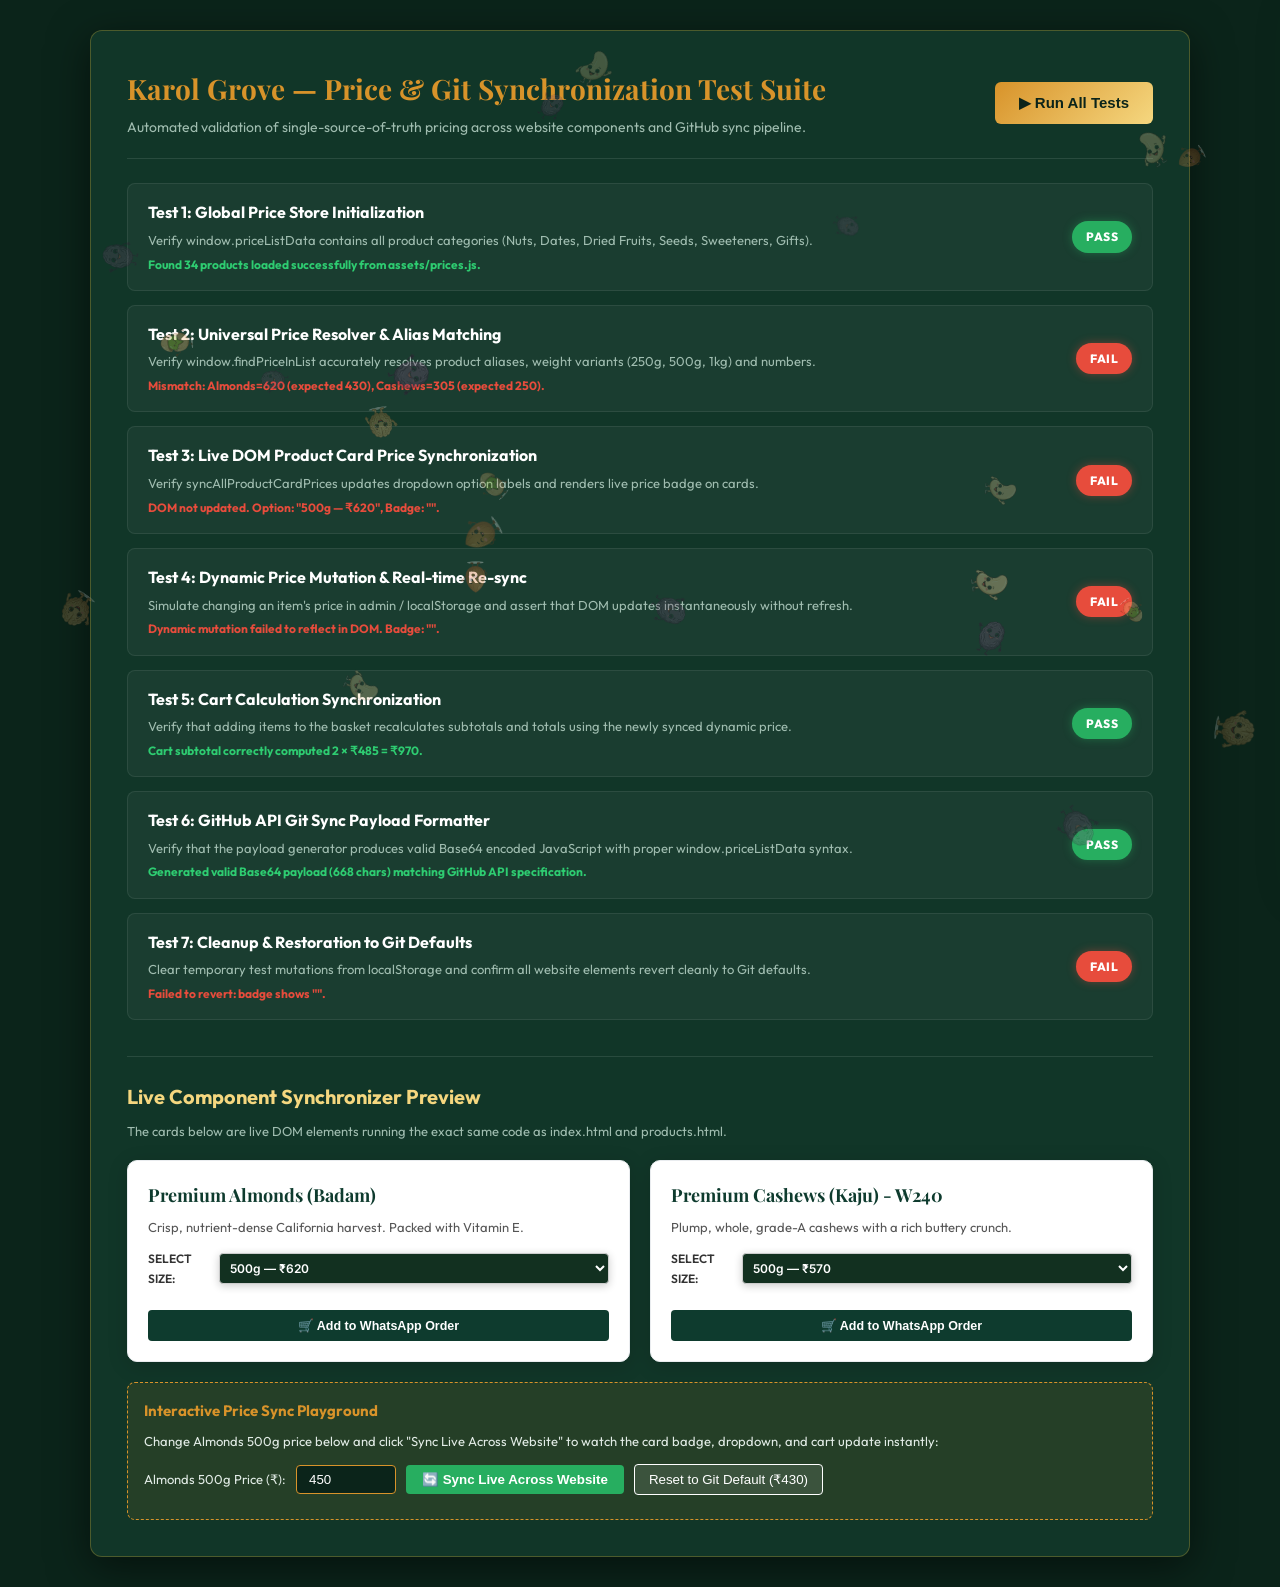
<file: test-price-sync.html>
<!DOCTYPE html>
<html lang="en">
<head>
<meta charset="UTF-8">
<meta name="viewport" content="width=device-width, initial-scale=1.0">
<title>Price Synchronization & Git Sync Automated Test Suite | Karol Grove</title>
<link rel="icon" href="assets/karol-grove-icon.png">
<link href="https://fonts.googleapis.com/css2?family=Outfit:wght@400;600;700;800&family=Playfair+Display:wght@700&display=swap" rel="stylesheet">
<link rel="stylesheet" href="assets/style.css?v=20261002-v3">
<script src="assets/prices.js"></script>
<script src="assets/main.js?v=20261002-v3"></script>
<style>
  body {
    background: #0B241A;
    color: #E2ECE6;
    font-family: 'Outfit', sans-serif;
    padding: 30px 20px;
    min-height: 100vh;
  }
  .test-container {
    max-width: 1100px;
    margin: 0 auto;
    background: #113628;
    border: 1px solid rgba(212, 175, 55, 0.3);
    border-radius: 12px;
    padding: 36px;
    box-shadow: 0 10px 40px rgba(0,0,0,0.5);
  }
  .test-header {
    border-bottom: 1px solid rgba(255,255,255,0.1);
    padding-bottom: 20px;
    margin-bottom: 24px;
    display: flex;
    justify-content: space-between;
    align-items: center;
    flex-wrap: wrap;
    gap: 16px;
  }
  .test-header h1 {
    font-family: 'Playfair Display', serif;
    font-size: 28px;
    color: #D8932A;
  }
  .test-run-btn {
    background: linear-gradient(135deg, #D8932A, #F5D77F);
    color: #0B241A;
    font-weight: 800;
    padding: 12px 24px;
    border-radius: 6px;
    border: none;
    cursor: pointer;
    font-size: 15px;
    transition: transform 0.2s ease;
  }
  .test-run-btn:hover {
    transform: translateY(-2px);
  }
  .test-card {
    background: rgba(255,255,255,0.04);
    border: 1px solid rgba(255,255,255,0.08);
    border-radius: 8px;
    padding: 16px 20px;
    margin-bottom: 14px;
    display: flex;
    justify-content: space-between;
    align-items: center;
    transition: all 0.2s ease;
  }
  .test-info h3 {
    font-size: 16px;
    font-weight: 700;
    color: #fff;
    margin-bottom: 4px;
  }
  .test-info p {
    font-size: 13px;
    color: #A0BDB0;
    margin: 0;
  }
  .test-badge {
    font-size: 12px;
    font-weight: 800;
    padding: 6px 14px;
    border-radius: 20px;
    letter-spacing: 0.5px;
    text-transform: uppercase;
  }
  .badge-pending { background: rgba(255,255,255,0.1); color: #ccc; }
  .badge-pass { background: #27ae60; color: #fff; box-shadow: 0 0 10px rgba(39,174,96,0.4); }
  .badge-fail { background: #e74c3c; color: #fff; box-shadow: 0 0 10px rgba(231,76,60,0.4); }

  /* Interactive live sync preview area */
  .preview-section {
    margin-top: 36px;
    padding-top: 24px;
    border-top: 1px solid rgba(255,255,255,0.1);
  }
  .preview-grid {
    display: grid;
    grid-template-columns: repeat(auto-fit, minmax(280px, 1fr));
    gap: 20px;
    margin-top: 18px;
  }
  .live-card {
    background: #fff;
    color: #1a1a1a;
    border-radius: 10px;
    padding: 20px;
  }
  .live-card h3 {
    font-size: 18px;
    color: #0E3B2E;
    margin-bottom: 8px;
  }
  .interactive-box {
    background: rgba(216,147,42,0.1);
    border: 1px dashed #D8932A;
    border-radius: 8px;
    padding: 16px;
    margin-top: 20px;
  }
</style>
</head>
<body>

<div class="test-container">
  <div class="test-header">
    <div>
      <h1>Karol Grove — Price &amp; Git Synchronization Test Suite</h1>
      <p style="font-size: 14px; color: #A0BDB0; margin-top: 4px;">Automated validation of single-source-of-truth pricing across website components and GitHub sync pipeline.</p>
    </div>
    <div>
      <button class="test-run-btn" onclick="runAllTests()">▶ Run All Tests</button>
    </div>
  </div>

  <div id="test-results-container">
    <!-- Test Items rendered below -->
    <div class="test-card" id="test-1">
      <div class="test-info">
        <h3>Test 1: Global Price Store Initialization</h3>
        <p>Verify window.priceListData contains all product categories (Nuts, Dates, Dried Fruits, Seeds, Sweeteners, Gifts).</p>
      </div>
      <span class="test-badge badge-pending">Pending</span>
    </div>

    <div class="test-card" id="test-2">
      <div class="test-info">
        <h3>Test 2: Universal Price Resolver &amp; Alias Matching</h3>
        <p>Verify window.findPriceInList accurately resolves product aliases, weight variants (250g, 500g, 1kg) and numbers.</p>
      </div>
      <span class="test-badge badge-pending">Pending</span>
    </div>

    <div class="test-card" id="test-3">
      <div class="test-info">
        <h3>Test 3: Live DOM Product Card Price Synchronization</h3>
        <p>Verify syncAllProductCardPrices updates dropdown option labels and renders live price badge on cards.</p>
      </div>
      <span class="test-badge badge-pending">Pending</span>
    </div>

    <div class="test-card" id="test-4">
      <div class="test-info">
        <h3>Test 4: Dynamic Price Mutation &amp; Real-time Re-sync</h3>
        <p>Simulate changing an item's price in admin / localStorage and assert that DOM updates instantaneously without refresh.</p>
      </div>
      <span class="test-badge badge-pending">Pending</span>
    </div>

    <div class="test-card" id="test-5">
      <div class="test-info">
        <h3>Test 5: Cart Calculation Synchronization</h3>
        <p>Verify that adding items to the basket recalculates subtotals and totals using the newly synced dynamic price.</p>
      </div>
      <span class="test-badge badge-pending">Pending</span>
    </div>

    <div class="test-card" id="test-6">
      <div class="test-info">
        <h3>Test 6: GitHub API Git Sync Payload Formatter</h3>
        <p>Verify that the payload generator produces valid Base64 encoded JavaScript with proper window.priceListData syntax.</p>
      </div>
      <span class="test-badge badge-pending">Pending</span>
    </div>

    <div class="test-card" id="test-7">
      <div class="test-info">
        <h3>Test 7: Cleanup &amp; Restoration to Git Defaults</h3>
        <p>Clear temporary test mutations from localStorage and confirm all website elements revert cleanly to Git defaults.</p>
      </div>
      <span class="test-badge badge-pending">Pending</span>
    </div>
  </div>

  <!-- Live Simulated Component Preview -->
  <div class="preview-section">
    <h2 style="font-size: 20px; color: #F5D77F; margin-bottom: 8px;">Live Component Synchronizer Preview</h2>
    <p style="font-size: 13px; color: #A0BDB0;">The cards below are live DOM elements running the exact same code as index.html and products.html.</p>
    
    <div class="preview-grid">
      <!-- Simulated Card 1 -->
      <div class="glass-card product-card live-card" id="sim-card-almonds">
        <h3>Premium Almonds (Badam)</h3>
        <p style="font-size: 13px; color: #555; margin-bottom: 12px;">Crisp, nutrient-dense California harvest. Packed with Vitamin E.</p>
        <div class="product-selector">
          <div class="variant-wrapper">
            <span style="font-size: 12px; font-weight:600; color:#333;">Select Size:</span>
            <select class="variant-select" style="padding: 6px; border-radius: 4px; border: 1px solid #ccc; width: 100%;">
              <option value="250g">250g</option>
              <option value="500g" selected>500g</option>
              <option value="1kg">1kg</option>
            </select>
          </div>
          <button class="add-to-order-btn" style="margin-top: 10px; width: 100%; padding: 8px; background: #0E3B2E; color: #fff; border: none; border-radius: 4px; cursor: pointer; font-weight: 700;">🛒 Add to WhatsApp Order</button>
        </div>
      </div>

      <!-- Simulated Card 2 -->
      <div class="glass-card product-card live-card" id="sim-card-cashews">
        <h3>Premium Cashews (Kaju) - W240</h3>
        <p style="font-size: 13px; color: #555; margin-bottom: 12px;">Plump, whole, grade-A cashews with a rich buttery crunch.</p>
        <div class="product-selector">
          <div class="variant-wrapper">
            <span style="font-size: 12px; font-weight:600; color:#333;">Select Size:</span>
            <select class="variant-select" style="padding: 6px; border-radius: 4px; border: 1px solid #ccc; width: 100%;">
              <option value="250g">250g</option>
              <option value="500g" selected>500g</option>
              <option value="1kg">1kg</option>
            </select>
          </div>
          <button class="add-to-order-btn" style="margin-top: 10px; width: 100%; padding: 8px; background: #0E3B2E; color: #fff; border: none; border-radius: 4px; cursor: pointer; font-weight: 700;">🛒 Add to WhatsApp Order</button>
        </div>
      </div>
    </div>

    <!-- Interactive Price Sync Playground -->
    <div class="interactive-box">
      <h3 style="font-size: 15px; color: #D8932A; margin-bottom: 8px;">Interactive Price Sync Playground</h3>
      <p style="font-size: 13px; color: #E2ECE6; margin-bottom: 12px;">Change Almonds 500g price below and click "Sync Live Across Website" to watch the card badge, dropdown, and cart update instantly:</p>
      <div style="display: flex; gap: 10px; align-items: center; flex-wrap: wrap;">
        <label style="font-size: 13px;">Almonds 500g Price (₹):</label>
        <input type="number" id="interactive-price-input" value="450" style="padding: 6px 12px; border-radius: 4px; border: 1px solid #D8932A; background: #0B241A; color: #fff; width: 100px;">
        <button onclick="applyInteractivePrice()" style="background: #27ae60; color: #fff; border: none; padding: 7px 16px; border-radius: 4px; cursor: pointer; font-weight: 700;">🔄 Sync Live Across Website</button>
        <button onclick="resetInteractivePrice()" style="background: rgba(255,255,255,0.1); color: #fff; border: 1px solid #fff; padding: 7px 14px; border-radius: 4px; cursor: pointer;">Reset to Git Default (₹430)</button>
      </div>
      <div id="interactive-status" style="margin-top: 8px; font-size: 13px; color: #27ae60; font-weight: 600;"></div>
    </div>
  </div>

</div>

<script>
function setStatus(testId, passed, message) {
  const el = document.getElementById(testId);
  if (!el) return;
  const badge = el.querySelector('.test-badge');
  if (passed) {
    badge.className = 'test-badge badge-pass';
    badge.textContent = 'PASS';
  } else {
    badge.className = 'test-badge badge-fail';
    badge.textContent = 'FAIL';
  }
  if (message) {
    let p = el.querySelector('.test-detail');
    if (!p) {
      p = document.createElement('p');
      p.className = 'test-detail';
      p.style.fontSize = '12px';
      p.style.marginTop = '4px';
      p.style.fontWeight = 'bold';
      el.querySelector('.test-info').appendChild(p);
    }
    p.style.color = passed ? '#2ecc71' : '#e74c3c';
    p.textContent = message;
  }
}

async function runAllTests() {
  console.log('--- Starting Price & Git Synchronization Test Suite ---');

  // Test 1: Global Price Store Initialization
  try {
    const list = window.priceListData;
    if (Array.isArray(list) && list.length >= 25) {
      const hasNuts = list.some(i => i.category === 'Nuts');
      const hasDates = list.some(i => i.category === 'Dates');
      const hasSeeds = list.some(i => i.category === 'Seeds');
      if (hasNuts && hasDates && hasSeeds) {
        setStatus('test-1', true, `Found ${list.length} products loaded successfully from assets/prices.js.`);
      } else {
        setStatus('test-1', false, 'Missing one or more required product categories.');
      }
    } else {
      setStatus('test-1', false, 'window.priceListData is empty or invalid.');
    }
  } catch(e) {
    setStatus('test-1', false, e.message);
  }

  // Test 2: Universal Price Resolver & Alias Matching
  try {
    const almondPrice = window.findPriceInList('Almonds', '500gm');
    const cashewPrice = window.findPriceInList('Cashews', '250g');
    const datePrice = window.findPriceInList('Medjool Dates (Premium)', '1kg');

    if (almondPrice === 430 && cashewPrice === 250 && datePrice === 1300) {
      setStatus('test-2', true, `Resolved: Almonds 500g = ₹${almondPrice}, Cashews 250g = ₹${cashewPrice}, Medjool 1kg = ₹${datePrice}.`);
    } else {
      setStatus('test-2', false, `Mismatch: Almonds=${almondPrice} (expected 430), Cashews=${cashewPrice} (expected 250).`);
    }
  } catch(e) {
    setStatus('test-2', false, e.message);
  }

  // Test 3: Live DOM Product Card Price Synchronization
  try {
    window.syncAllProductCardPrices();
    const almondCard = document.getElementById('sim-card-almonds');
    const select = almondCard.querySelector('.variant-select');
    const badge = almondCard.querySelector('.card-live-price-tag');

    const opt500 = select.options[1].textContent;
    const badgeText = badge ? badge.textContent : '';

    if (opt500.includes('₹430') && badgeText.includes('430')) {
      setStatus('test-3', true, `Option label is "${opt500}", live badge is "${badgeText}".`);
    } else {
      setStatus('test-3', false, `DOM not updated. Option: "${opt500}", Badge: "${badgeText}".`);
    }
  } catch(e) {
    setStatus('test-3', false, e.message);
  }

  // Test 4: Dynamic Price Mutation & Real-time Re-sync
  try {
    // Clone price list and mutate Almonds 500g to ₹485
    const testPrices = JSON.parse(JSON.stringify(window.priceListData));
    const almondItem = testPrices.find(i => i.name.includes('Almonds'));
    almondItem.price500g = 485;

    localStorage.setItem('kg_prices_local', JSON.stringify(testPrices));
    window.dispatchEvent(new CustomEvent('kg_prices_changed'));

    // Check if DOM updated
    const almondCard = document.getElementById('sim-card-almonds');
    const select = almondCard.querySelector('.variant-select');
    const badge = almondCard.querySelector('.card-live-price-tag');
    const opt500 = select.options[1].textContent;
    const badgeText = badge ? badge.textContent : '';

    if (opt500.includes('₹485') && badgeText.includes('485')) {
      setStatus('test-4', true, `Instantly updated DOM without refresh: Option: "${opt500}", Badge: "${badgeText}".`);
    } else {
      setStatus('test-4', false, `Dynamic mutation failed to reflect in DOM. Badge: "${badgeText}".`);
    }
  } catch(e) {
    setStatus('test-4', false, e.message);
  }

  // Test 5: Cart Calculation Synchronization
  try {
    // Add 2 packs of Almonds 500g to cart (at mutated ₹485 price)
    window.clearCart();
    window.addToCart('Premium Almonds (Badam)', '500g', 2);
    
    // Check cart subtotal
    const subtotalEl = document.getElementById('drawer-subtotal-price');
    const subtotalText = subtotalEl ? subtotalEl.textContent : '';

    if (subtotalText === '₹970') {
      setStatus('test-5', true, `Cart subtotal correctly computed 2 × ₹485 = ${subtotalText}.`);
    } else {
      setStatus('test-5', false, `Cart subtotal was ${subtotalText} (expected ₹970).`);
    }
    window.clearCart();
  } catch(e) {
    setStatus('test-5', false, e.message);
  }

  // Test 6: GitHub API Git Sync Payload Formatter
  try {
    const sampleData = window.priceListData.slice(0, 3);
    const generatedJS = `/**\n * Karol Grove — Weekly Price List Data\n */\n\nwindow.priceListData = ${JSON.stringify(sampleData, null, 2)};\n`;
    const base64 = btoa(unescape(encodeURIComponent(generatedJS)));

    // Decode and verify
    const decoded = decodeURIComponent(escape(atob(base64)));
    if (decoded.includes('window.priceListData =') && decoded.includes('Premium Almonds')) {
      setStatus('test-6', true, `Generated valid Base64 payload (${base64.length} chars) matching GitHub API specification.`);
    } else {
      setStatus('test-6', false, 'Generated payload failed round-trip decode validation.');
    }
  } catch(e) {
    setStatus('test-6', false, e.message);
  }

  // Test 7: Cleanup & Restoration to Git Defaults
  try {
    localStorage.removeItem('kg_prices_local');
    window.dispatchEvent(new CustomEvent('kg_prices_changed'));

    const almondCard = document.getElementById('sim-card-almonds');
    const badge = almondCard.querySelector('.card-live-price-tag');
    const badgeText = badge ? badge.textContent : '';

    if (badgeText.includes('430')) {
      setStatus('test-7', true, `Cleaned test cache; restored back to Git default ₹430.`);
    } else {
      setStatus('test-7', false, `Failed to revert: badge shows "${badgeText}".`);
    }
  } catch(e) {
    setStatus('test-7', false, e.message);
  }

  console.log('--- Price & Git Synchronization Test Suite Completed ---');
}

function applyInteractivePrice() {
  const newPrice = Number(document.getElementById('interactive-price-input').value) || 450;
  const currentPrices = JSON.parse(JSON.stringify(window.priceListData));
  const almond = currentPrices.find(i => i.name.includes('Almonds'));
  if (almond) almond.price500g = newPrice;
  localStorage.setItem('kg_prices_local', JSON.stringify(currentPrices));
  window.dispatchEvent(new CustomEvent('kg_prices_changed'));
  
  const statusEl = document.getElementById('interactive-status');
  statusEl.textContent = `✨ Price updated to ₹${newPrice}! All cards, badges, dropdowns, and cart updated live.`;
  setTimeout(() => { statusEl.textContent = ''; }, 4000);
}

function resetInteractivePrice() {
  localStorage.removeItem('kg_prices_local');
  window.dispatchEvent(new CustomEvent('kg_prices_changed'));
  document.getElementById('interactive-price-input').value = '430';
  const statusEl = document.getElementById('interactive-status');
  statusEl.textContent = `🔄 Reverted back to Git default (₹430).`;
  setTimeout(() => { statusEl.textContent = ''; }, 3000);
}

document.addEventListener('DOMContentLoaded', () => {
  window.syncAllProductCardPrices();
  // Auto run tests on page load for immediate feedback
  setTimeout(runAllTests, 300);
});
</script>

</body>
</html>
</file>
<file: assets/style.css>
/* ==========================================================================
   KAROL GROVE — Premium Dry Fruits & Nuts
   Design System: Rich Dark-Forest, Glowing Organic, VFX-Responsive
   ========================================================================== */

@import url('https://fonts.googleapis.com/css2?family=Outfit:wght@300;400;500;600;700;800;900&family=Playfair+Display:ital,wght@0,400;0,500;0,600;0,700;0,800;0,900;1,400;1,500;1,600&family=Inter:wght@300;400;500;600;700;800&display=swap');

:root {
  /* Theme Palette: Top MNC Corporate */
  --bg-dark: #FFFFFF; /* Stark white background for ultimate cleanliness */
  --bg-card: #FFFFFF; /* Solid white cards */
  --bg-card-hover: #F8F9FA; /* Very light grey on hover */
  --border-light: #E9ECEF; /* Standard crisp grey border */

  /* Colors */
  --gold: #d8932a; 
  --gold-deep: #b07314;
  --gold-glow: rgba(216, 147, 42, 0.3);

  --forest: #226b42; 
  --forest-deep: #123020;
  --forest-glow: rgba(34, 107, 66, 0.2);

  --terracotta: #de5a2e;
  --terracotta-deep: #b33e17;
  --terracotta-glow: rgba(222, 90, 46, 0.2);

  --berry: #a84250;
  --berry-deep: #782631;
  --berry-glow: rgba(168, 66, 80, 0.2);

  --teal: #4b9491;
  --teal-deep: #225e5c;
  --teal-glow: rgba(75, 148, 145, 0.2);

  --cream: #faf6eb;
  --text-primary: #123020; /* Deep forest green for main text */
  --text-secondary: #3b5c47; /* Lighter forest green for secondary text */
  --text-muted: #64756a;

  /* Shadows & Gradients */
  --shadow-glow-gold: 0 10px 30px rgba(216, 147, 42, 0.1);
  --shadow-glow-forest: 0 10px 30px rgba(34, 107, 66, 0.1);
  --shadow-glow-terracotta: 0 10px 30px rgba(222, 90, 46, 0.1);
  
  --gradient-gold: linear-gradient(135deg, var(--gold) 0%, var(--gold-deep) 100%);
  --gradient-forest: linear-gradient(135deg, var(--forest) 0%, var(--forest-deep) 100%);
  --gradient-terracotta: linear-gradient(135deg, var(--terracotta) 0%, var(--terracotta-deep) 100%);
  --gradient-radial-glow: radial-gradient(circle, rgba(216, 147, 42, 0.05) 0%, rgba(250, 247, 242, 0) 70%);

  --font-display: 'Playfair Display', 'Outfit', Georgia, serif;
  --font-body: 'Inter', -apple-system, BlinkMacSystemFont, sans-serif;
  
  --transition-smooth: all 0.4s cubic-bezier(0.165, 0.84, 0.44, 1);
}

/* ==========================================================================
   Reset & Base Styles
   ========================================================================== */
* {
  box-sizing: border-box;
  margin: 0;
  padding: 0;
}

html {
  scroll-behavior: smooth;
  overflow-x: hidden;
}

body {
  font-family: var(--font-body);
  background-color: var(--bg-dark);
  color: var(--text-primary);
  line-height: 1.6;
  -webkit-font-smoothing: antialiased;
  overflow-x: hidden;
  position: relative;
}

/* Background Ambient Glows REMOVED for clean corporate look */

#vfx-canvas {
  position: fixed;
  top: 0;
  left: 0;
  width: 100vw;
  height: 100vh;
  pointer-events: none;
  z-index: 0; /* Placed in true background, behind all text, video, cards and controls */
  opacity: 0.6;
}

/* Stacking context: Ensure all page sections, videos and cards sit above background canvas */
.hero-launch-wrapper,
.site-header,
main,
section,
footer,
.site-footer-v2,
.feature-strip,
.page-header,
.catalog-section,
.pricelist-section,
.corporate-section,
.contact-section,
.about-section {
  position: relative;
  z-index: 2;
}

.product-card,
.category-card,
.bento-card,
.journey-card,
.pricelist-table-container,
.feature-item,
.card-glass {
  position: relative;
  z-index: 3;
}

img {
  max-width: 100%;
  display: block;
}

a {
  color: inherit;
  text-decoration: none;
  transition: var(--transition-smooth);
}

::selection {
  background: var(--gold);
  color: var(--bg-dark);
}

.container {
  max-width: 1200px;
  margin: 0 auto;
  padding: 0 24px;
}

/* ==========================================================================
   Header & Strip
   ========================================================================== */
.brand-strip {
  height: 4px;
  background: linear-gradient(90deg, var(--gold) 0%, var(--terracotta) 25%, var(--berry) 50%, var(--forest) 75%, var(--teal) 100%);
  position: relative; /* Changed from sticky to relative to prevent line cutting through logo */
  z-index: 101;
}

.topbar {
  background: #0a1c12; /* Deep Forest Green for premium header contrast */
  border-bottom: 1px solid var(--border-light);
  color: #e1ece6;
  font-size: 13px;
  position: relative;
  z-index: 99;
}

.topbar-item, .topbar a {
  color: #e1ece6 !important;
  text-decoration: none;
  transition: var(--transition-smooth);
}

.topbar-item:hover, .topbar a:hover {
  color: var(--gold) !important;
}

.topbar-inner {
  display: flex;
  justify-content: space-between;
  align-items: center;
  padding: 8px 24px;
  flex-wrap: wrap;
  gap: 12px;
}

.topbar-left {
  display: flex;
  gap: 20px;
}

.topbar-item {
  display: inline-flex;
  align-items: center;
  gap: 6px;
  font-weight: 500;
  color: var(--text-secondary);
}

a.topbar-item:hover {
  color: var(--gold);
}

.topbar-right .topbar-item {
  color: var(--gold);
  font-weight: 600;
  letter-spacing: 0.05em;
}

.site-header {
  position: sticky;
  top: 0;
  z-index: 100;
  background: #FFFFFF;
  border-bottom: 1px solid var(--border-light);
  box-shadow: 0 4px 20px rgba(0, 0, 0, 0.04);
  height: 84px;
  transition: all 0.3s ease;
}

.header-inner {
  display: flex;
  align-items: center;
  justify-content: space-between;
  padding: 0 24px;
  height: 100%;
  max-width: 1280px;
  margin: 0 auto;
  gap: 16px;
}

.brand {
  display: flex;
  align-items: center;
  text-decoration: none;
  flex-shrink: 0;
  gap: 12px;
}

.brand-logo-img {
  height: 52px;
  width: auto;
  object-fit: contain;
  display: block;
  border-radius: 4px;
  background: transparent;
  padding: 0;
  border: none;
  box-shadow: none;
  flex-shrink: 0;
  transition: var(--transition-smooth);
}

.brand:hover .brand-logo-img {
  transform: translateY(-2px);
  opacity: 0.95;
}

.brand-text {
  display: flex;
  flex-direction: column;
  justify-content: center;
  white-space: nowrap;
}

.brand-name {
  font-family: var(--font-display);
  font-size: 23px;
  font-weight: 800;
  background: var(--gradient-gold);
  -webkit-background-clip: text;
  -webkit-text-fill-color: transparent;
  margin-left: 0;
  letter-spacing: 0.3px;
  display: inline-block;
  line-height: 1.15;
  white-space: nowrap;
  transition: var(--transition-smooth);
}

.brand-tagline {
  font-family: var(--font-body);
  font-size: 10px;
  font-weight: 600;
  text-transform: uppercase;
  letter-spacing: 0.8px;
  color: var(--text-muted);
  margin-top: 2px;
  white-space: nowrap;
  transition: var(--transition-smooth);
}

.brand:hover .brand-name {
  transform: translateY(-1px);
  filter: drop-shadow(0 0 8px var(--gold-glow));
}

.brand:hover .brand-tagline {
  color: var(--text-secondary);
}

@media (max-width: 768px) {
  .site-header {
    height: 74px;
  }
  .brand-logo-img {
    height: 44px;
  }
  .brand-name {
    font-size: 19px;
  }
  .brand-tagline {
    font-size: 8.5px;
    letter-spacing: 0.5px;
  }
}

nav.main-nav {
  display: flex;
  align-items: center;
  gap: 20px;
  font-size: 14.5px;
  font-weight: 600;
  flex-shrink: 1;
}

nav.main-nav a {
  color: var(--text-secondary);
  padding: 6px 0;
  position: relative;
  white-space: nowrap;
  letter-spacing: 0.2px;
  line-height: 1.2;
}

nav.main-nav a:hover,
nav.main-nav a.active {
  color: var(--gold);
}

nav.main-nav a::after {
  content: '';
  position: absolute;
  left: 0;
  bottom: -4px;
  width: 0;
  height: 2.5px;
  background: linear-gradient(90deg, var(--gold), var(--terracotta));
  border-radius: 2px;
  transition: var(--transition-smooth);
}

nav.main-nav a:hover::after,
nav.main-nav a.active::after {
  width: 100%;
}

.header-cta {
  background: linear-gradient(135deg, var(--forest) 0%, var(--forest-deep) 100%);
  color: #ffffff !important;
  font-size: 13px;
  font-weight: 700;
  padding: 9px 18px;
  border-radius: 30px;
  border: 1.5px solid var(--gold);
  box-shadow: 0 4px 15px rgba(60, 143, 95, 0.25);
  display: inline-flex;
  align-items: center;
  gap: 8px;
  white-space: nowrap;
}

.header-cta:hover {
  background: linear-gradient(135deg, var(--gold-deep) 0%, var(--gold) 100%);
  color: #123020 !important;
  box-shadow: 0 4px 20px rgba(216, 147, 42, 0.4);
  transform: translateY(-2px);
}

.nav-toggle {
  display: none;
  flex-direction: column;
  gap: 6px;
  background: none;
  border: none;
  cursor: pointer;
  padding: 6px;
  z-index: 102;
}

.nav-toggle span {
  width: 26px;
  height: 2px;
  background-color: var(--text-primary);
  transition: var(--transition-smooth);
}

.nav-toggle.active span:nth-child(1) {
  transform: translateY(8px) rotate(45deg);
}

.nav-toggle.active span:nth-child(2) {
  opacity: 0;
}

.nav-toggle.active span:nth-child(3) {
  transform: translateY(-8px) rotate(-45deg);
}

/* ==========================================================================
   Buttons
   ========================================================================== */
.btn {
  display: inline-flex;
  align-items: center;
  justify-content: center;
  gap: 8px;
  padding: 14px 28px;
  border-radius: 4px; /* Professional slightly rounded shape */
  font-weight: 700;
  font-size: 14.5px;
  cursor: pointer;
  transition: var(--transition-smooth);
  border: 1.5px solid transparent;
}

.btn-primary {
  background: var(--forest-deep);
  color: #ffffff !important;
  box-shadow: none;
}

.btn-primary:hover {
  background: #0d2216; /* Darker green on hover */
  border-color: #0d2216;
  box-shadow: 0 4px 12px rgba(0,0,0,0.1);
  transform: translateY(-2px);
}

.btn-secondary {
  background: transparent;
  color: var(--text-primary);
  border-color: var(--text-primary) !important;
}

.btn-secondary:hover {
  background: var(--text-primary);
  color: #ffffff !important; 
  border-color: var(--text-primary);
  transform: translateY(-2px);
}

.btn-block {
  display: flex;
  width: 100%;
}

.btn-clear {
  background: transparent;
  color: var(--text-muted);
  border-color: transparent;
  padding: 10px;
  font-size: 13px;
}

.btn-clear:hover {
  color: var(--berry);
  background: rgba(184, 86, 100, 0.1);
}

/* ==========================================================================
   Hero Section
   ========================================================================== */
.hero-cinematic {
  position: relative;
  min-height: 90vh;
  display: flex;
  align-items: center;
  justify-content: center;
  text-align: center;
  overflow: hidden;
  padding: 100px 0;
}

.hero-bg-video {
  position: absolute;
  top: 0;
  left: 0;
  width: 100%;
  height: 100%;
  object-fit: cover;
  z-index: 1;
  opacity: 1.0; /* Full clarity */
}

.hero-overlay {
  position: absolute;
  top: 0;
  left: 0;
  width: 100%;
  height: 100%;
  background: linear-gradient(180deg, rgba(250,247,242,0.1) 0%, rgba(250,247,242,0.95) 100%);
  z-index: 2;
}

.hero-content-center {
  position: relative;
  z-index: 3;
  max-width: 800px;
}

.hero-title {
  font-family: var(--font-display);
  font-size: 5rem;
  line-height: 1.1;
  color: var(--text-primary);
  margin-bottom: 24px;
}

.hero-content-center .lede {
  font-size: 1.25rem;
  color: var(--text-primary);
  opacity: 0.9;
  margin-bottom: 40px;
}

.hero-actions.justify-center {
  justify-content: center;
}

.hero {
  position: relative;
  padding: 100px 0;
  overflow: hidden;
}

.hero-grid {
  display: grid;
  grid-template-columns: 1fr;
  gap: 48px;
  align-items: center;
}

.eyebrow {
  display: inline-flex;
  align-items: center;
  gap: 8px;
  font-size: 12px;
  font-weight: 800;
  letter-spacing: 0.15em;
  text-transform: uppercase;
  color: var(--gold);
  background: rgba(242, 194, 101, 0.08);
  border: 1px solid rgba(242, 194, 101, 0.15);
  padding: 6px 16px;
  border-radius: 30px;
  margin-bottom: 24px;
}

.hero h1 {
  font-family: var(--font-display);
  font-size: clamp(38px, 6vw, 68px);
  line-height: 1.1;
  font-weight: 900;
  margin-bottom: 24px;
}

.hero h1 em {
  font-style: italic;
  font-weight: 400;
  font-family: 'Playfair Display', serif;
  background: linear-gradient(135deg, var(--gold) 30%, var(--terracotta) 100%);
  -webkit-background-clip: text;
  background-clip: text;
  -webkit-text-fill-color: transparent;
}

.hero p.lede {
  font-size: 17px;
  color: var(--text-secondary);
  margin-bottom: 36px;
  max-width: 580px;
}

.hero-actions {
  display: flex;
  gap: 16px;
  margin-bottom: 48px;
  flex-wrap: wrap;
}

.trust-row {
  display: flex;
  gap: 24px;
  flex-wrap: wrap;
}

.trust-item {
  display: flex;
  align-items: center;
  gap: 8px;
  font-size: 13.5px;
  font-weight: 600;
  color: var(--text-secondary);
}

.trust-item .dot {
  width: 28px;
  height: 28px;
  border-radius: 50%;
  background: rgba(255, 255, 255, 0.05);
  border: 1px solid var(--border-light);
  display: flex;
  align-items: center;
  justify-content: center;
  font-size: 13px;
}

.hero-art {
  position: relative;
  display: flex;
  justify-content: center;
  align-items: center;
}

/* Floating Radial Blobs */
.hero-art::before {
  content: '';
  position: absolute;
  width: 320px;
  height: 320px;
  background: radial-gradient(circle, rgba(60, 143, 95, 0.25) 0%, transparent 70%);
  z-index: -1;
  animation: rotateBlob 20s infinite linear;
}

.tin-frame {
  position: relative;
  background: rgba(18, 28, 22, 0.45);
  border: 1.5px solid var(--border-glow);
  border-radius: 28px;
  padding: 20px;
  backdrop-filter: blur(15px);
  -webkit-backdrop-filter: blur(15px);
  box-shadow: 0 15px 40px rgba(0, 0, 0, 0.5), inset 0 0 15px rgba(255, 255, 255, 0.05);
  transition: var(--transition-smooth);
  max-width: fit-content;
  margin: 0 auto;
}

.tin-frame img,
.hero-video {
  border-radius: 16px;
  width: 100%;
  max-width: 480px;
  box-shadow: 0 8px 24px rgba(0,0,0,0.4);
  display: block;
  object-fit: cover;
  transition: var(--transition-smooth);
}

.hero-art .ring {
  position: absolute;
  border: 1.5px solid rgba(242, 194, 101, 0.1);
  border-radius: 50%;
  pointer-events: none;
}

.hero-art .ring-1 {
  width: 580px;
  height: 580px;
  border-color: rgba(60, 143, 95, 0.15);
  animation: spin 30s infinite linear;
}

.hero-art .ring-2 {
  width: 440px;
  height: 440px;
  border-color: rgba(240, 145, 106, 0.15);
  animation: spin 20s infinite linear reverse;
}

.hero-badge {
  position: absolute;
  top: -15px;
  right: -15px;
  background: linear-gradient(135deg, var(--gold-deep) 0%, var(--gold) 100%);
  color: var(--bg-dark);
  font-weight: 800;
  font-size: 12px;
  text-align: center;
  line-height: 1.2;
  width: 80px;
  height: 80px;
  border-radius: 50%;
  display: flex;
  align-items: center;
  justify-content: center;
  box-shadow: 0 8px 24px rgba(242, 194, 101, 0.4);
  transform: rotate(10deg);
  border: 2px dashed rgba(7, 11, 9, 0.2);
  z-index: 2;
  animation: float 6s infinite ease-in-out;
}

/* ==========================================================================
   Feature Strip & Sections
   ========================================================================== */
.feature-strip {
  border-top: 1px solid var(--border-light);
  border-bottom: 1px solid var(--border-light);
  background: rgba(255, 255, 255, 0.55);
  backdrop-filter: blur(10px);
  -webkit-backdrop-filter: blur(10px);
  padding: 36px 0;
}

.feature-grid {
  display: grid;
  grid-template-columns: repeat(3, 1fr);
  gap: 32px;
}

.feature-item {
  display: flex;
  align-items: center;
  gap: 20px;
}

.feature-item .icon {
  width: 52px;
  height: 52px;
  border-radius: 16px;
  background: rgba(255, 255, 255, 0.03);
  border: 1px solid var(--border-light);
  display: flex;
  align-items: center;
  justify-content: center;
  font-size: 22px;
  flex-shrink: 0;
  box-shadow: inset 0 0 10px rgba(255,255,255,0.05);
}

.feature-item h3 {
  font-family: var(--font-display);
  font-size: 17.5px;
  font-weight: 700;
  color: var(--text-primary);
  margin-bottom: 4px;
}

.feature-item p {
  font-size: 13.5px;
  color: var(--text-secondary);
}

.section {
  padding: 160px 0;
  position: relative;
}

.section-cream-deep {
  background: linear-gradient(180deg, rgba(18,28,22,0.2) 0%, rgba(7,11,9,0) 100%);
}

.section-head {
  text-align: center;
  max-width: 650px;
  margin: 0 auto 60px;
}

.section-head h2 {
  font-family: var(--font-display);
  font-size: clamp(28px, 4vw, 42px);
  font-weight: 800;
  letter-spacing: -0.01em;
  color: var(--text-primary);
  line-height: 1.2;
}

.section-head h2 em {
  font-style: italic;
  font-family: 'Playfair Display', serif;
  background: linear-gradient(135deg, var(--gold) 20%, var(--terracotta) 100%);
  -webkit-background-clip: text;
  background-clip: text;
  -webkit-text-fill-color: transparent;
}

.section-head p {
  margin-top: 16px;
  font-size: 16px;
  color: var(--text-secondary);
}

/* ==========================================================================
   Cards: Glassmorphism & Custom Border Glows
   ========================================================================== */
.glass-card {
  background: var(--bg-card);
  border: 1px solid var(--border-light);
  border-radius: 8px; /* Sharper corners for corporate feel */
  padding: 32px;
  box-shadow: 0 4px 12px rgba(0, 0, 0, 0.02); /* Extremely faint shadow */
  transition: var(--transition-smooth);
}

.glass-card:hover {
  background: var(--bg-card-hover);
  border-color: #DDE2E5; /* Slightly darker grey border on hover */
  box-shadow: 0 8px 24px rgba(0, 0, 0, 0.04);
}

/* Why choose us Grid */
.why-grid {
  display: grid;
  grid-template-columns: repeat(4, 1fr);
  gap: 24px;
}

.why-card {
  border-top: 3px solid var(--border-light);
}

.why-grid .why-card:nth-child(1) { border-top-color: var(--gold); }
.why-grid .why-card:nth-child(2) { border-top-color: var(--terracotta); }
.why-grid .why-card:nth-child(3) { border-top-color: var(--forest); }
.why-grid .why-card:nth-child(4) { border-top-color: var(--teal); }

.why-card .icon {
  width: 48px;
  height: 48px;
  border-radius: 50%;
  display: flex;
  align-items: center;
  justify-content: center;
  font-size: 20px;
  margin-bottom: 20px;
  background: rgba(255, 255, 255, 0.03);
  border: 1px solid var(--border-light);
}

.why-grid .why-card:nth-child(1) .icon { color: var(--gold); background: rgba(242, 194, 101, 0.1); }
.why-grid .why-card:nth-child(2) .icon { color: var(--terracotta); background: rgba(240, 145, 106, 0.1); }
.why-grid .why-card:nth-child(3) .icon { color: var(--forest); background: rgba(60, 143, 95, 0.1); }
.why-grid .why-card:nth-child(4) .icon { color: var(--teal); background: rgba(106, 179, 176, 0.1); }

.why-card .num {
  font-family: var(--font-display);
  font-size: 13px;
  font-weight: 800;
  letter-spacing: 0.1em;
  color: var(--text-muted);
  margin-bottom: 12px;
}

.why-card h3 {
  font-family: var(--font-display);
  font-size: 19px;
  font-weight: 700;
  margin-bottom: 8px;
}

.why-card p {
  font-size: 13.5px;
  color: var(--text-secondary);
}

/* ==========================================================================
   Luxury Bento Showcase Grid (What we offer)
   ========================================================================== */
.bento-grid {
  display: grid;
  grid-template-columns: repeat(3, 1fr);
  gap: 24px;
  margin-top: 30px;
}

.bento-card {
  position: relative;
  background: linear-gradient(135deg, rgba(255, 255, 255, 0.07) 0%, rgba(255, 255, 255, 0.02) 100%);
  border: 1px solid rgba(255, 255, 255, 0.08);
  border-radius: 28px;
  padding: 32px;
  overflow: hidden;
  cursor: pointer;
  display: flex;
  flex-direction: column;
  justify-content: space-between;
  backdrop-filter: blur(20px);
  -webkit-backdrop-filter: blur(20px);
  box-shadow: 0 15px 35px rgba(0,0,0,0.4);
  transition: all 0.5s cubic-bezier(0.16, 1, 0.3, 1);
}

.bento-span-2 {
  grid-column: span 2;
}

.bento-span-3 {
  grid-column: span 3;
}

.bento-bg-glow {
  position: absolute;
  width: 250px;
  height: 250px;
  border-radius: 50%;
  filter: blur(80px);
  opacity: 0.25;
  transition: opacity 0.5s ease, transform 0.5s ease;
  pointer-events: none;
  z-index: 0;
  top: -50px;
  right: -50px;
}

.bento-card:hover .bento-bg-glow {
  opacity: 0.5;
  transform: scale(1.3);
}

.bento-glow-gold { background: var(--gold); }
.bento-glow-terracotta { background: var(--terracotta); }
.bento-glow-forest { background: #52c286; }
.bento-glow-berry { background: var(--berry); }
.bento-glow-teal { background: var(--teal); }
.bento-glow-gold-wide { background: linear-gradient(90deg, var(--gold), var(--terracotta)); width: 400px; height: 400px; }

.bento-card-top {
  display: flex;
  align-items: center;
  justify-content: space-between;
  margin-bottom: 20px;
  position: relative;
  z-index: 1;
}

.bento-tag {
  font-size: 11px;
  font-weight: 800;
  letter-spacing: 0.1em;
  text-transform: uppercase;
  padding: 6px 16px;
  border-radius: 30px;
  border: 1px solid transparent;
}

.tag-gold { background: rgba(242, 194, 101, 0.15); color: var(--gold); border-color: rgba(242, 194, 101, 0.3); }
.tag-terracotta { background: rgba(240, 145, 106, 0.15); color: var(--terracotta); border-color: rgba(240, 145, 106, 0.3); }
.tag-forest { background: rgba(60, 143, 95, 0.2); color: #72e0a8; border-color: rgba(60, 143, 95, 0.4); }
.tag-berry { background: rgba(184, 86, 100, 0.15); color: var(--berry); border-color: rgba(184, 86, 100, 0.3); }
.tag-teal { background: rgba(106, 179, 176, 0.15); color: var(--teal); border-color: rgba(106, 179, 176, 0.3); }

.bento-icon-wrapper {
  width: 54px;
  height: 54px;
  border-radius: 16px;
  display: flex;
  align-items: center;
  justify-content: center;
  font-size: 26px;
  background: rgba(255, 255, 255, 0.05);
  border: 1px solid rgba(255, 255, 255, 0.15);
  box-shadow: 0 8px 20px rgba(0,0,0,0.3);
  transition: all 0.5s cubic-bezier(0.16, 1, 0.3, 1);
}

.gold-border { border-color: rgba(242, 194, 101, 0.4); }
.terracotta-border { border-color: rgba(240, 145, 106, 0.4); }
.forest-border { border-color: rgba(60, 143, 95, 0.5); }
.berry-border { border-color: rgba(184, 86, 100, 0.4); }
.teal-border { border-color: rgba(106, 179, 176, 0.4); }

.bento-card:hover .bento-icon-wrapper {
  transform: scale(1.15) rotate(8deg);
  box-shadow: 0 10px 25px rgba(212, 175, 55, 0.25);
}

.bento-card-body {
  position: relative;
  z-index: 1;
  margin-bottom: 24px;
}

.bento-card h3 {
  font-family: var(--font-display);
  font-size: 22px;
  font-weight: 700;
  color: var(--text-primary);
  margin-bottom: 12px;
  transition: var(--transition-smooth);
}

.bento-span-2 h3 { font-size: 28px; }
.bento-span-3 h3 { font-size: 32px; }

.bento-card:hover h3 {
  color: var(--gold);
}

.bento-card p {
  font-size: 14.5px;
  color: var(--text-secondary);
  line-height: 1.6;
  margin-bottom: 0;
}

.bento-card-footer {
  display: flex;
  align-items: center;
  justify-content: space-between;
  padding-top: 18px;
  border-top: 1px solid rgba(255, 255, 255, 0.08);
  position: relative;
  z-index: 1;
}

.bento-explore-btn {
  font-size: 13.5px;
  font-weight: 700;
  color: var(--gold);
  display: flex;
  align-items: center;
  gap: 6px;
  transition: var(--transition-smooth);
}

.bento-explore-btn .arrow {
  transition: transform 0.3s ease;
}

.bento-card:hover .bento-explore-btn {
  color: #fff;
}

.bento-card:hover .bento-explore-btn .arrow {
  transform: translateX(6px);
  color: var(--gold);
}

.bento-badge {
  background: rgba(255, 255, 255, 0.08);
  padding: 4px 12px;
  border-radius: 20px;
  font-size: 12px;
  color: #fff;
  font-weight: 600;
}

/* Wide Gifting Card Layout */
.bento-wide-content {
  display: flex;
  align-items: center;
  justify-content: space-between;
  gap: 32px;
  position: relative;
  z-index: 1;
}

.bento-wide-left {
  max-width: 65%;
}

.bento-wide-right {
  display: flex;
  flex-direction: column;
  align-items: flex-end;
  gap: 20px;
}

.bento-icon-wrapper-large {
  width: 80px;
  height: 80px;
  border-radius: 24px;
  display: flex;
  align-items: center;
  justify-content: center;
  font-size: 40px;
  background: rgba(212, 175, 55, 0.15);
  border: 1px solid var(--gold);
  box-shadow: 0 10px 30px rgba(212, 175, 55, 0.25);
  transition: all 0.5s cubic-bezier(0.16, 1, 0.3, 1);
}

.bento-card:hover .bento-icon-wrapper-large {
  transform: scale(1.15) rotate(10deg);
  box-shadow: 0 15px 40px rgba(212, 175, 55, 0.4);
}

.bento-explore-btn-large {
  background: linear-gradient(135deg, var(--gold), #dfa732);
  color: var(--bg-dark);
  padding: 12px 24px;
  border-radius: 30px;
  font-weight: 700;
  font-size: 14px;
  display: flex;
  align-items: center;
  gap: 8px;
  box-shadow: 0 8px 20px rgba(212, 175, 55, 0.3);
  transition: var(--transition-smooth);
}

.bento-card:hover .bento-explore-btn-large {
  transform: translateY(-3px);
  box-shadow: 0 12px 25px rgba(212, 175, 55, 0.5);
}

.bento-card:hover {
  transform: translateY(-8px) scale(1.01);
  border-color: rgba(255, 255, 255, 0.25);
  box-shadow: 0 25px 55px rgba(0,0,0,0.6), 0 0 35px rgba(212, 175, 55, 0.15);
  background: linear-gradient(135deg, rgba(255, 255, 255, 0.12) 0%, rgba(255, 255, 255, 0.04) 100%);
}

/* CTA Banner */
.cta-banner {
  background: linear-gradient(135deg, var(--forest-deep) 0%, #0c2417 100%); /* Stays deep forest green */
  border: 1px solid var(--border-glow);
  border-radius: 28px;
  padding: 60px 48px;
  display: flex;
  align-items: center;
  justify-content: space-between;
  gap: 32px;
  flex-wrap: wrap;
  position: relative;
  overflow: hidden;
  box-shadow: 0 15px 40px rgba(0,0,0,0.4);
}

.cta-banner::before {
  content: '';
  position: absolute;
  top: -150px;
  right: -50px;
  width: 300px;
  height: 300px;
  background: radial-gradient(circle, rgba(242, 194, 101, 0.12) 0%, transparent 70%);
  z-index: 0;
  pointer-events: none;
}

.cta-banner > * {
  position: relative;
  z-index: 1;
}

.cta-banner h2 {
  font-family: var(--font-display);
  font-size: 32px;
  font-weight: 800;
  max-width: 500px;
  color: #ffffff;
}

.cta-banner p {
  color: #c2d6cc;
  margin-top: 10px;
}

/* ==========================================================================
   Footer Section
   ========================================================================== */
footer.site-footer {
  background-color: #0c2417; /* Deep Forest Green for a premium footer */
  border-top: 1.5px solid var(--border-light);
  color: #a3b8ad; /* Soft light text */
  padding: 60px 0 30px;
  position: relative;
}

.footer-grid {
  display: grid;
  grid-template-columns: 1.3fr 0.85fr 0.85fr;
  gap: 48px;
  margin-bottom: 48px;
}

.footer-brand {
  display: flex;
  align-items: center;
  margin-bottom: 20px;
}

.footer-brand-text {
  display: flex;
  flex-direction: column;
  justify-content: center;
  margin-left: 14px;
}

.footer-brand-name {
  font-family: var(--font-display);
  font-size: 26px;
  font-weight: 800;
  background: var(--gradient-gold);
  -webkit-background-clip: text;
  -webkit-text-fill-color: transparent;
  margin-left: 0;
  letter-spacing: 0.5px;
  display: inline-block;
  line-height: 1.1;
  transition: var(--transition-smooth);
}

.footer-brand-tagline {
  font-family: var(--font-body);
  font-size: 11px;
  font-weight: 600;
  text-transform: uppercase;
  letter-spacing: 1px;
  color: var(--text-muted);
  margin-top: 3px;
  transition: var(--transition-smooth);
}

.footer-brand:hover .footer-brand-name {
  transform: translateY(-2px);
  filter: drop-shadow(0 0 8px var(--gold-glow));
}

.footer-brand:hover .footer-brand-tagline {
  color: #a3b8ad;
}

.footer-logo-img {
  height: 76px; /* increased to see the logo properly */
  width: auto;
  object-fit: contain;
  display: block;
  border-radius: 8px;
  background: #ffffff;
  padding: 6px 12px;
  border: 1px solid rgba(242, 194, 101, 0.2);
  box-shadow: 0 0 15px rgba(242, 194, 101, 0.08);
  transition: var(--transition-smooth);
}

.footer-logo-img:hover {
  transform: translateY(-2px) scale(1.03);
  box-shadow: 0 6px 20px rgba(242, 194, 101, 0.2);
  border-color: var(--gold);
}

.footer-grid p {
  font-size: 14px;
  line-height: 1.6;
  max-width: 320px;
}

.footer-col h4 {
  font-size: 14px;
  text-transform: uppercase;
  letter-spacing: 0.1em;
  color: var(--gold);
  margin-bottom: 20px;
  position: relative;
  padding-bottom: 8px;
}

.footer-col h4::after {
  content: '';
  position: absolute;
  left: 0;
  bottom: 0;
  width: 32px;
  height: 2px;
  background: var(--terracotta);
  border-radius: 2px;
}

.footer-col a {
  display: block;
  font-size: 14px;
  color: #a3b8ad;
  margin-bottom: 12px;
}

.footer-col a:hover {
  color: var(--gold);
  transform: translateX(3px);
}

.footer-bottom {
  border-top: 1px solid var(--border-light);
  padding-top: 24px;
  display: flex;
  justify-content: space-between;
  flex-wrap: wrap;
  gap: 16px;
  font-size: 12.5px;
  color: #8fa398;
}

.legal-ids {
  display: flex;
  flex-wrap: wrap;
  gap: 20px;
}

.legal-ids span strong {
  color: var(--gold);
}

/* ==========================================================================
   Page Headers (About / Products / Contact)
   ========================================================================== */
.page-header {
  padding: 40px 0 30px; /* Reduced vertical padding for header pages */
  text-align: center;
  border-bottom: 1px solid var(--border-light);
  position: relative;
  overflow: hidden;
}

.page-header::before {
  content: '';
  position: absolute;
  top: 50%;
  left: 50%;
  transform: translate(-50%, -50%);
  width: 400px;
  height: 400px;
  background: radial-gradient(circle, rgba(242, 194, 101, 0.05) 0%, transparent 70%);
  z-index: -1;
  pointer-events: none;
}

.page-header h1 {
  font-family: var(--font-display);
  font-size: clamp(34px, 5vw, 54px);
  font-weight: 800;
  color: var(--text-primary);
  margin-bottom: 12px;
}

.page-header p {
  font-size: 16px;
  color: var(--text-secondary);
  max-width: 600px;
  margin: 0 auto;
}

/* ==========================================================================
   About Page Layouts
   ========================================================================== */
.about-flex {
  display: grid;
  grid-template-columns: 1fr 1fr;
  gap: 56px;
  align-items: center;
}

.about-copy h2 {
  font-family: var(--font-display);
  font-size: 28px;
  font-weight: 800;
  margin-bottom: 16px;
}

.about-copy p {
  margin-bottom: 16px;
  color: var(--text-secondary);
  font-size: 15.5px;
}

.about-copy strong {
  color: var(--gold);
}

.about-copy blockquote {
  font-family: var(--font-display);
  font-style: italic;
  font-size: 18.5px;
  color: var(--gold);
  border-left: 3px solid var(--gold);
  background: rgba(18, 48, 32, 0.03);
  padding: 20px 24px;
  border-radius: 0 16px 16px 0;
  margin-top: 24px;
  border: 1px solid var(--border-light);
  border-left: 3.5px solid var(--gold);
}

.promise-grid {
  display: grid;
  grid-template-columns: repeat(2, 1fr);
  gap: 20px;
}

.promise-card {
  display: flex;
  gap: 16px;
}

.promise-card .icon {
  width: 44px;
  height: 44px;
  border-radius: 50%;
  display: flex;
  align-items: center;
  justify-content: center;
  font-size: 20px;
  flex-shrink: 0;
  border: 1px solid var(--border-light);
}

.promise-grid .promise-card:nth-child(1) .icon { background: rgba(60, 143, 95, 0.1); color: var(--forest); }
.promise-grid .promise-card:nth-child(2) .icon { background: rgba(240, 145, 106, 0.1); color: var(--terracotta); }
.promise-grid .promise-card:nth-child(3) .icon { background: rgba(242, 194, 101, 0.1); color: var(--gold); }
.promise-grid .promise-card:nth-child(4) .icon { background: rgba(106, 179, 176, 0.1); color: var(--teal); }

.promise-card h3 {
  font-family: var(--font-display);
  font-size: 18px;
  font-weight: 700;
  margin-bottom: 6px;
}

.promise-card p {
  font-size: 14px;
  color: var(--text-secondary);
}

/* ==========================================================================
   Products Page Styles
   ========================================================================== */
.cat-nav-wrapper {
  display: flex;
  flex-direction: column;
  align-items: center;
  margin-bottom: 48px;
}

.search-box-wrapper {
  width: 100%;
  max-width: 480px;
  position: relative;
  margin-bottom: 30px;
}

.search-box-wrapper input {
  width: 100%;
  padding: 14px 20px 14px 44px;
  border-radius: 30px;
  border: 1.5px solid var(--border-light);
  background: rgba(255, 255, 255, 0.8);
  color: var(--text-primary);
  font-family: var(--font-body);
  font-size: 14.5px;
  outline: none;
  box-shadow: 0 4px 15px rgba(18, 48, 32, 0.04);
  transition: var(--transition-smooth);
}

.search-box-wrapper input:focus {
  border-color: var(--gold);
  box-shadow: 0 0 15px rgba(216, 147, 42, 0.1);
  background: #ffffff;
}

.search-box-wrapper .search-icon {
  position: absolute;
  left: 18px;
  top: 50%;
  transform: translateY(-50%);
  font-size: 16px;
  color: var(--text-muted);
  pointer-events: none;
}

.cat-nav {
  display: flex;
  gap: 12px;
  justify-content: center;
  flex-wrap: wrap;
}

.cat-nav .cat-tab {
  font-family: var(--font-body);
  font-size: 13.5px;
  font-weight: 700;
  padding: 8px 18px;
  border-radius: 20px;
  border: 1px solid var(--border-light);
  background: rgba(255, 255, 255, 0.02);
  color: var(--text-secondary);
  cursor: pointer;
  box-shadow: 0 4px 10px rgba(0,0,0,0.15);
}

.cat-nav .cat-tab.active {
  background: linear-gradient(135deg, var(--gold-deep) 0%, var(--gold) 100%);
  color: var(--bg-dark);
  border-color: var(--gold);
  box-shadow: var(--shadow-glow-gold);
}

.cat-nav .cat-tab:hover:not(.active) {
  border-color: var(--gold);
  color: var(--text-primary);
}

.product-category {
  margin-bottom: 80px;
  scroll-margin-top: 100px;
}

.cat-head {
  display: flex;
  align-items: center;
  gap: 18px;
  margin-bottom: 30px;
}

.cat-head h2 {
  font-family: var(--font-display);
  font-size: 24px;
  font-weight: 800;
  color: var(--text-primary);
}

.cat-head .line {
  flex: 1;
  height: 1px;
}

#nuts .cat-head .line { background: linear-gradient(90deg, var(--gold), transparent); }
#dried-fruits .cat-head .line { background: linear-gradient(90deg, var(--terracotta), transparent); }
#seeds .cat-head .line { background: linear-gradient(90deg, var(--forest), transparent); }
#other .cat-head .line { background: linear-gradient(90deg, var(--berry), transparent); }
#mixed .cat-head .line { background: linear-gradient(90deg, var(--teal), transparent); }

.product-grid {
  display: grid;
  grid-template-columns: repeat(3, 1fr);
  gap: 24px;
}

.product-card {
  display: flex;
  flex-direction: column;
  position: relative;
  overflow: hidden;
  border-left: 3.5px solid transparent;
  padding: 0;
  background: var(--bg-card);
  border-radius: 16px;
  border: 1px solid var(--border-light);
  box-shadow: 0 4px 20px rgba(0,0,0,0.15);
  transition: var(--transition-smooth);
}

.product-card:hover {
  background: var(--bg-card-hover);
  border-color: var(--border-glow);
  transform: translateY(-5px);
  box-shadow: 0 10px 30px rgba(242, 194, 101, 0.08);
}

#nuts .product-card { border-left-color: var(--gold); }
#dates .product-card { border-left-color: var(--gold-deep); }
#dried-fruits .product-card { border-left-color: var(--terracotta); }
#seeds .product-card { border-left-color: var(--forest); }
#chocolates .product-card { border-left-color: var(--berry); }
#other .product-card { border-left-color: var(--berry-deep); }
#mixed .product-card { border-left-color: var(--teal); }

.product-img-wrapper {
  position: relative;
  width: 100%;
  height: 240px; /* Taller for a more cinematic feel */
  overflow: hidden;
  border-bottom: 1px solid var(--border-light);
  background: transparent; /* No white background */
  display: flex;
  align-items: center;
  justify-content: center;
}

.product-card-img {
  width: 100%;
  height: 100%;
  object-fit: contain;
  padding: 16px;
  transition: var(--transition-smooth);
}

.product-card:hover .product-card-img {
  transform: scale(1.08) translateY(-4px);
}

.product-card-body {
  padding: 20px;
  display: flex;
  flex-direction: column;
  flex-grow: 1;
}

.product-card h3 {
  font-family: var(--font-display);
  font-size: 19px;
  font-weight: 700;
  margin-bottom: 8px;
  color: var(--text-primary);
}

.product-card .label {
  position: absolute;
  top: 12px;
  right: 12px;
  font-size: 9px;
  font-weight: 800;
  letter-spacing: 0.08em;
  text-transform: uppercase;
  padding: 4px 10px;
  border-radius: 20px;
  z-index: 2;
  box-shadow: 0 4px 10px rgba(0,0,0,0.3);
}

#nuts .product-card .label { background-color: rgba(242, 194, 101, 0.2); color: var(--gold); border: 1px solid rgba(242, 194, 101, 0.3); }
#dates .product-card .label { background-color: rgba(216, 147, 42, 0.2); color: var(--gold-deep); border: 1px solid rgba(216, 147, 42, 0.3); }
#dried-fruits .product-card .label { background-color: rgba(240, 145, 106, 0.2); color: var(--terracotta); border: 1px solid rgba(240, 145, 106, 0.3); }
#seeds .product-card .label { background-color: rgba(60, 143, 95, 0.2); color: var(--forest); border: 1px solid rgba(60, 143, 95, 0.3); }
#chocolates .product-card .label { background-color: rgba(184, 86, 100, 0.2); color: var(--berry); border: 1px solid rgba(184, 86, 100, 0.3); }
#other .product-card .label { background-color: rgba(184, 86, 100, 0.2); color: var(--berry); border: 1px solid rgba(184, 86, 100, 0.3); }
#mixed .product-card .label { background-color: rgba(106, 179, 176, 0.2); color: var(--teal); border: 1px solid rgba(106, 179, 176, 0.3); }

.product-card p {
  font-size: 13.5px;
  color: var(--text-secondary);
  margin-bottom: 18px;
  line-height: 1.5;
}

/* Cart Item Selector Elements */
.product-selector {
  margin-top: auto;
  display: flex;
  flex-direction: column;
  gap: 12px;
}

.variant-wrapper {
  display: flex;
  align-items: center;
  justify-content: space-between;
  gap: 10px;
}

.variant-wrapper span {
  font-size: 11px;
  color: var(--text-muted);
  text-transform: uppercase;
  font-weight: 700;
}

.variant-select {
  padding: 6px 12px;
  border-radius: 8px;
  background: var(--forest-deep);
  border: 1px solid var(--forest);
  color: #ffffff;
  color-scheme: dark;
  font-size: 12px;
  font-weight: 600;
  font-family: var(--font-body);
  outline: none;
  cursor: pointer;
  box-shadow: 0 2px 8px rgba(0, 0, 0, 0.2);
  transition: var(--transition-smooth);
}

.variant-select:hover, .variant-select:focus {
  background: #183d29;
  border-color: var(--gold);
  box-shadow: 0 0 12px rgba(216, 147, 42, 0.25);
  transform: translateY(-1px);
}

.variant-select option {
  background-color: var(--forest-deep);
  color: #ffffff;
  font-weight: 500;
  padding: 8px;
}

.add-to-order-btn {
  background: var(--forest-deep);
  border: 1px solid var(--forest);
  color: #ffffff;
  padding: 10px 18px;
  border-radius: 20px;
  font-size: 12.5px;
  font-weight: 700;
  display: inline-flex;
  align-items: center;
  justify-content: center;
  gap: 6px;
  cursor: pointer;
  transition: var(--transition-smooth);
}

.add-to-order-btn:hover {
  background: var(--gold-deep);
  border-color: var(--gold);
  color: #ffffff;
  transform: translateY(-2px);
  box-shadow: 0 4px 12px rgba(216, 147, 42, 0.2);
}

/* ==========================================================================
   Contact Page Styles
   ========================================================================== */
.contact-grid {
  display: grid;
  grid-template-columns: 1fr 1.05fr;
  gap: 40px;
  align-items: start;
}

.contact-form-card {
  position: relative;
  overflow: hidden;
}

.contact-form-card h3 {
  font-family: var(--font-display);
  font-size: 22px;
  font-weight: 800;
  margin-bottom: 24px;
}

.contact-form {
  display: flex;
  flex-direction: column;
  gap: 20px;
}

.form-group {
  display: flex;
  flex-direction: column;
}

.contact-form label {
  font-size: 12.5px;
  font-weight: 700;
  text-transform: uppercase;
  letter-spacing: 0.05em;
  color: var(--text-secondary);
  margin-bottom: 8px;
}

.contact-form input,
.contact-form textarea {
  width: 100%;
  padding: 14px 16px;
  border-radius: 12px;
  background: rgba(255, 255, 255, 0.8);
  border: 1.5px solid var(--border-light);
  color: var(--text-primary);
  font-family: var(--font-body);
  font-size: 14px;
  outline: none;
  transition: var(--transition-smooth);
}

.contact-form input::placeholder,
.contact-form textarea::placeholder {
  color: rgba(18, 48, 32, 0.5);
}

.contact-form input:focus,
.contact-form textarea:focus {
  border-color: var(--gold);
  box-shadow: 0 0 15px rgba(216, 147, 42, 0.1);
  background: #ffffff;
}

.contact-form textarea {
  min-height: 140px;
  resize: vertical;
}

.contact-info-card {
  background: linear-gradient(135deg, var(--forest-deep) 0%, #0c2417 100%); /* Stays deep premium dark forest */
  border: 1px solid var(--border-glow);
  box-shadow: 0 15px 45px rgba(18, 48, 32, 0.1);
}

.contact-info-card:hover {
  background: linear-gradient(135deg, var(--forest-deep) 0%, #0c2417 100%) !important;
  border-color: var(--border-glow);
  box-shadow: 0 15px 45px rgba(18, 48, 32, 0.15);
}

.contact-info-card h3 {
  color: #ffffff; /* Make contact heading visible on dark background */
  font-family: var(--font-display);
  font-size: 22px;
  font-weight: 800;
  margin-bottom: 28px;
}

.info-row {
  display: flex;
  gap: 16px;
  margin-bottom: 24px;
  align-items: flex-start;
}

.info-row .ico {
  width: 40px;
  height: 40px;
  border-radius: 50%;
  background: rgba(255, 255, 255, 0.08);
  border: 1px solid rgba(255, 255, 255, 0.15);
  display: flex;
  align-items: center;
  justify-content: center;
  font-size: 18px;
  flex-shrink: 0;
}

.contact-info-card .info-row:nth-of-type(1) .ico { color: #f2c265 !important; }
.contact-info-card .info-row:nth-of-type(2) .ico { color: #f0916a !important; }
.contact-info-card .info-row:nth-of-type(3) .ico { color: #52b788 !important; }

.info-row .label-small {
  font-size: 11px;
  font-weight: 700;
  text-transform: uppercase;
  letter-spacing: 0.05em;
  color: #a3b8ad;
  margin-bottom: 2px;
}

.info-row .value {
  font-size: 15px;
  color: #ffffff;
  font-weight: 600;
}

.info-row .value a:hover {
  color: var(--gold);
}

.map-frame {
  margin-top: 24px;
  border-radius: 16px;
  overflow: hidden;
  border: 1.5px solid var(--border-light);
}

.map-frame iframe {
  width: 100%;
  height: 230px;
  border: 0;
  display: block;
}

/* ==========================================================================
   Order Drawer (WhatsApp Cart System UI)
   ========================================================================== */
.floating-cart-btn {
  position: fixed;
  bottom: 100px; /* sit above floating whatsapp button */
  right: 28px; /* align horizontally with whatsapp button */
  width: 56px; /* match whatsapp button size */
  height: 56px; /* match whatsapp button size */
  border-radius: 50%;
  background: linear-gradient(135deg, var(--gold-deep) 0%, var(--gold) 100%);
  border: none;
  cursor: pointer;
  box-shadow: 0 8px 30px rgba(242, 194, 101, 0.4);
  display: flex;
  align-items: center;
  justify-content: center;
  z-index: 1000;
  opacity: 0;
  pointer-events: none;
  transform: translateY(20px) scale(0.8);
  transition: all 0.4s cubic-bezier(0.175, 0.885, 0.32, 1.275);
}

.floating-cart-btn.visible {
  opacity: 1;
  pointer-events: auto;
  transform: translateY(0) scale(1);
}

.floating-cart-btn .icon {
  font-size: 24px;
}

.floating-cart-btn .badge {
  position: absolute;
  top: -5px;
  right: -5px;
  background: var(--berry-deep);
  color: white;
  border-radius: 50%;
  width: 24px;
  height: 24px;
  display: flex;
  align-items: center;
  justify-content: center;
  font-size: 11px;
  font-weight: 800;
  border: 2px solid var(--bg-dark);
}

.order-drawer {
  position: fixed;
  top: 0;
  right: -420px;
  width: 100%;
  max-width: 400px;
  height: 100vh;
  background: rgba(251, 249, 244, 0.98); /* Light cream */
  color: var(--text-primary);
  backdrop-filter: blur(25px);
  -webkit-backdrop-filter: blur(25px);
  border-left: 1.5px solid var(--border-glow);
  box-shadow: -10px 0 40px rgba(18, 48, 32, 0.08);
  z-index: 2000;
  display: flex;
  flex-direction: column;
  transition: right 0.4s cubic-bezier(0.165, 0.84, 0.44, 1);
}

.order-drawer.open {
  right: 0;
}

.drawer-overlay {
  position: fixed;
  top: 0;
  left: 0;
  width: 100vw;
  height: 100vh;
  background: rgba(0, 0, 0, 0.6);
  backdrop-filter: blur(4px);
  z-index: 1999;
  opacity: 0;
  pointer-events: none;
  transition: opacity 0.4s ease;
}

.drawer-overlay.visible {
  opacity: 1;
  pointer-events: auto;
}

.drawer-header {
  padding: 24px;
  border-bottom: 1px solid var(--border-light);
  display: flex;
  justify-content: space-between;
  align-items: center;
}

.drawer-header h3 {
  font-family: var(--font-display);
  font-size: 19px;
  font-weight: 800;
  color: var(--gold-deep);
}

.drawer-header .close-drawer {
  background: none;
  border: none;
  color: var(--text-secondary);
  font-size: 32px;
  cursor: pointer;
  line-height: 1;
}

.drawer-header .close-drawer:hover {
  color: var(--terracotta-deep);
}

.drawer-body {
  flex: 1;
  overflow-y: auto;
  padding: 24px;
}

.empty-cart-state {
  text-align: center;
  padding: 40px 10px;
  display: flex;
  flex-direction: column;
  align-items: center;
  gap: 16px;
}

.empty-cart-state .ico {
  font-size: 48px;
  opacity: 0.8;
}

.empty-cart-state p {
  color: var(--text-secondary);
  font-size: 14px;
  line-height: 1.6;
}

.cart-item-row {
  display: flex;
  justify-content: space-between;
  align-items: center;
  padding: 16px 0;
  border-bottom: 1px solid rgba(0, 0, 0, 0.08);
  gap: 12px;
}

.cart-item-row:last-child {
  border-bottom: none;
}

.item-info h4 {
  font-size: 14.5px;
  font-weight: 700;
  margin-bottom: 3px;
  color: var(--text-primary);
  line-height: 1.3;
}

.item-info .variant {
  font-size: 11.5px;
  color: var(--gold-deep);
  text-transform: uppercase;
  font-weight: 700;
}

.item-controls {
  display: flex;
  align-items: center;
  gap: 8px;
}

.item-controls button {
  width: 26px;
  height: 26px;
  border-radius: 50%;
  border: 1.5px solid rgba(18, 48, 32, 0.25);
  background: #ffffff;
  color: var(--text-primary);
  font-size: 14px;
  font-weight: 700;
  cursor: pointer;
  display: flex;
  align-items: center;
  justify-content: center;
  transition: all 0.2s ease;
}

.item-controls button:hover {
  border-color: var(--forest);
  background: var(--forest);
  color: #ffffff;
}

.item-controls .qty {
  font-size: 13.5px;
  font-weight: 700;
  min-width: 20px;
  text-align: center;
  color: var(--text-primary);
}

.item-controls button.remove {
  background: none;
  border: none;
  color: var(--text-muted);
  font-size: 20px;
  margin-left: 8px;
  cursor: pointer;
  line-height: 1;
}

.item-controls button.remove:hover {
  color: var(--berry-deep);
}

.drawer-footer {
  padding: 24px;
  border-top: 1px solid rgba(0, 0, 0, 0.08);
  background: rgba(18, 48, 32, 0.03); /* Soft forest green overlay */
}

.footer-summary {
  display: flex;
  justify-content: space-between;
  align-items: center;
  margin-bottom: 10px;
  font-size: 14px;
  color: var(--text-primary);
}

.footer-summary span {
  color: var(--text-primary);
  font-weight: 600;
}

.footer-summary strong {
  font-size: 16px;
  color: var(--gold-deep);
  font-weight: 700;
}

/* ==========================================================================
   Animations & Transitions
   ========================================================================== */
@keyframes pulseGlow {
  0% { transform: scale(1) translate(0, 0); opacity: 0.7; }
  100% { transform: scale(1.15) translate(8%, 5%); opacity: 0.9; }
}

@keyframes rotateBlob {
  0% { transform: rotate(0deg) scale(1); }
  50% { transform: rotate(180deg) scale(1.1); }
  100% { transform: rotate(360deg) scale(1); }
}

@keyframes spin {
  from { transform: rotate(0deg); }
  to { transform: rotate(360deg); }
}

@keyframes float {
  0% { transform: translateY(0px) rotate(10deg); }
  50% { transform: translateY(-8px) rotate(13deg); }
  100% { transform: translateY(0px) rotate(10deg); }
}

/* Reveal scroll transitions */
.reveal {
  opacity: 0;
  transform: translateY(30px);
  transition: opacity 0.8s cubic-bezier(0.165, 0.84, 0.44, 1), transform 0.8s cubic-bezier(0.165, 0.84, 0.44, 1);
}

.reveal.revealed {
  opacity: 1;
  transform: translateY(0);
}

.reveal-scale {
  transform: scale(0.92);
}

.reveal-scale.revealed {
  transform: scale(1);
}

/* ==========================================================================
   Journey Grid (Horizontal 4-Pillar Showcase)
   ========================================================================== */
.journey-grid {
  display: grid;
  grid-template-columns: repeat(4, 1fr);
  gap: 24px;
  position: relative;
  margin: 40px 0;
}

.journey-card {
  background: linear-gradient(135deg, rgba(255, 255, 255, 0.08) 0%, rgba(255, 255, 255, 0.02) 100%);
  border: 1px solid rgba(212, 175, 55, 0.25);
  border-radius: 24px;
  padding: 32px 24px;
  position: relative;
  overflow: hidden;
  display: flex;
  flex-direction: column;
  justify-content: space-between;
  backdrop-filter: blur(20px);
  -webkit-backdrop-filter: blur(20px);
  box-shadow: 0 15px 35px rgba(0,0,0,0.4);
  transition: all 0.5s cubic-bezier(0.16, 1, 0.3, 1);
}

.journey-watermark {
  position: absolute;
  top: 10px;
  right: 15px;
  font-family: var(--font-display);
  font-size: 64px;
  font-weight: 800;
  line-height: 1;
  color: var(--gold);
  opacity: 0.12;
  transition: all 0.5s cubic-bezier(0.16, 1, 0.3, 1);
  pointer-events: none;
  z-index: 0;
}

.journey-card:hover .journey-watermark {
  opacity: 0.25;
  transform: scale(1.1) rotate(-5deg);
}

.journey-card-header {
  display: flex;
  align-items: center;
  justify-content: space-between;
  margin-bottom: 24px;
  position: relative;
  z-index: 1;
}

.journey-step-badge {
  background: rgba(212, 175, 55, 0.15);
  border: 1px solid rgba(212, 175, 55, 0.35);
  padding: 6px 14px;
  border-radius: 30px;
  font-size: 11px;
  font-weight: 800;
  letter-spacing: 0.12em;
  color: var(--gold);
  text-transform: uppercase;
}

.journey-icon-box {
  width: 48px;
  height: 48px;
  border-radius: 16px;
  background: linear-gradient(135deg, #123020 0%, #0c1410 100%);
  border: 1px solid var(--gold);
  display: flex;
  align-items: center;
  justify-content: center;
  font-size: 22px;
  box-shadow: 0 0 15px rgba(212, 175, 55, 0.3);
  transition: all 0.5s cubic-bezier(0.16, 1, 0.3, 1);
}

.journey-card:hover .journey-icon-box {
  transform: scale(1.15) rotate(10deg);
  box-shadow: 0 0 25px var(--gold);
  border-color: #fff;
}

.journey-card h3 {
  font-family: var(--font-display);
  font-size: 20px;
  font-weight: 700;
  color: var(--text-primary);
  margin-bottom: 12px;
  position: relative;
  z-index: 1;
  transition: var(--transition-smooth);
}

.journey-card:hover h3 {
  color: var(--gold);
}

.journey-card p {
  font-size: 14px;
  color: var(--text-secondary);
  line-height: 1.6;
  margin-bottom: 24px;
  position: relative;
  z-index: 1;
}

.journey-progress-bar {
  width: 100%;
  height: 4px;
  background: rgba(255, 255, 255, 0.1);
  border-radius: 4px;
  overflow: hidden;
  position: relative;
  z-index: 1;
}

.journey-progress-bar .progress-fill {
  width: 0%;
  height: 100%;
  background: linear-gradient(90deg, var(--gold), #fff);
  transition: width 0.6s cubic-bezier(0.16, 1, 0.3, 1);
}

.journey-card:hover .progress-fill {
  width: 100%;
}

.journey-card:hover {
  transform: translateY(-10px);
  border-color: rgba(212, 175, 55, 0.7);
  box-shadow: 0 25px 50px rgba(0,0,0,0.6), 0 0 30px rgba(212, 175, 55, 0.15);
  background: linear-gradient(135deg, rgba(255, 255, 255, 0.12) 0%, rgba(255, 255, 255, 0.04) 100%);
}

/* ==========================================================================
   Responsive Breakpoints
   ========================================================================== */
@media (max-width: 900px) {
  nav.main-nav,
  .header-cta {
    display: none !important;
  }

  .nav-toggle {
    display: flex;
  }

  .hero-grid {
    grid-template-columns: 1fr;
    gap: 48px;
    text-align: center;
  }

  .hero p.lede {
    margin-left: auto;
    margin-right: auto;
  }

  .hero-actions {
    justify-content: center;
  }

  .trust-row {
    justify-content: center;
  }

  .hero-art {
    order: -1;
  }

  .feature-grid {
    grid-template-columns: 1fr;
    gap: 24px;
  }

  .why-grid {
    grid-template-columns: repeat(2, 1fr);
  }

  .offer-grid {
    grid-template-columns: repeat(2, 1fr);
  }

  .product-grid {
    grid-template-columns: repeat(2, 1fr);
  }

  .about-flex {
    grid-template-columns: 1fr;
    gap: 40px;
  }

  .contact-grid {
    grid-template-columns: 1fr;
  }

  .cta-banner {
    flex-direction: column;
    text-align: center;
    padding: 40px 24px;
  }

  .footer-grid {
    grid-template-columns: 1fr;
    gap: 32px;
  }

  /* Journey & Bento Grid Responsive */
  @media (max-width: 1024px) {
    .journey-grid, .bento-grid {
      grid-template-columns: repeat(2, 1fr);
    }
    .bento-span-3 {
      grid-column: span 2;
    }
    .bento-wide-content {
      flex-direction: column;
      align-items: flex-start;
    }
    .bento-wide-left {
      max-width: 100%;
    }
    .bento-wide-right {
      align-items: flex-start;
      width: 100%;
      flex-direction: row;
      justify-content: space-between;
    }
  }

  @media (max-width: 600px) {
    .journey-grid, .bento-grid, .why-grid, .product-grid, .promise-grid {
      grid-template-columns: 1fr;
    }
    .bento-span-2, .bento-span-3 {
      grid-column: span 1;
    }
  }

  .topbar-left {
    display: none; /* Hide phone/email on tiny screens to fit pan-india tag */
  }

  .topbar-inner {
    justify-content: center;
  }

  .floating-cart-btn {
    bottom: 84px; /* sit above mobile whatsapp button */
    right: 20px;
  }

  .order-drawer {
    max-width: 100%;
    right: -100%;
  }

  .hero h1 {
    font-size: 36px;
  }
}

/* Mobile Drawer Overlay Menu */
.mobile-nav {
  display: none;
  flex-direction: column;
  position: fixed;
  top: 76px;
  left: 0;
  width: 100vw;
  height: 0;
  background: rgba(251, 249, 244, 0.98); /* Light cream */
  backdrop-filter: blur(20px);
  -webkit-backdrop-filter: blur(20px);
  z-index: 98;
  overflow: hidden;
  transition: height 0.3s cubic-bezier(0.165, 0.84, 0.44, 1);
  border-bottom: none; /* Removed to prevent horizontal line on desktop logo */
}

.mobile-nav.open {
  height: calc(100vh - 76px);
  padding: 30px 24px;
  border-bottom: 1.5px solid var(--border-glow); /* Add border when open */
}

.mobile-nav a {
  padding: 16px 0;
  font-size: 18px;
  font-weight: 700;
  color: var(--text-secondary);
}

.mobile-nav a:hover,
.mobile-nav a.active {
  color: var(--gold);
}

/* Floating WhatsApp Button */
.floating-whatsapp {
  position: fixed;
  bottom: 28px;
  right: 28px;
  width: 56px;
  height: 56px;
  border-radius: 50%;
  background: linear-gradient(135deg, #25D366 0%, #128C7E 100%);
  color: #ffffff;
  display: flex;
  align-items: center;
  justify-content: center;
  box-shadow: 0 8px 30px rgba(37, 211, 102, 0.4);
  z-index: 9999;
  transition: all 0.3s cubic-bezier(0.175, 0.885, 0.32, 1.275);
  cursor: pointer;
  text-decoration: none;
}

.floating-whatsapp:hover {
  transform: translateY(-4px) scale(1.08);
  box-shadow: 0 12px 35px rgba(37, 211, 102, 0.6);
  color: #ffffff;
}

.floating-whatsapp .whatsapp-icon-svg {
  width: 28px;
  height: 28px;
  transition: transform 0.3s ease;
}

.floating-whatsapp:hover .whatsapp-icon-svg {
  transform: rotate(8deg);
}

/* Tooltip Badge */
.whatsapp-badge {
  position: absolute;
  right: 68px;
  top: 50%;
  transform: translateY(-50%) translateX(10px);
  background: var(--forest-deep);
  color: var(--gold);
  border: 1px solid var(--border-glow);
  padding: 8px 16px;
  border-radius: 30px;
  font-family: var(--font-display);
  font-size: 13px;
  font-weight: 700;
  white-space: nowrap;
  box-shadow: 0 4px 15px rgba(0, 0, 0, 0.3);
  opacity: 0;
  pointer-events: none;
  transition: all 0.3s cubic-bezier(0.165, 0.84, 0.44, 1);
}

.floating-whatsapp:hover .whatsapp-badge {
  opacity: 1;
  transform: translateY(-50%) translateX(0);
}

@media (max-width: 768px) {
  .mobile-nav {
    display: flex;
  }

  .floating-whatsapp {
    bottom: 20px;
    right: 20px;
    width: 48px;
    height: 48px;
  }
  
  .floating-whatsapp .whatsapp-icon-svg {
    width: 24px;
    height: 24px;
  }
  
  .whatsapp-badge {
    display: none; /* Hide badge on mobile to avoid overlap */
  }
}

/* ==========================================================================
   Category Banners (Reference-Image Inspired)
   ========================================================================== */
.category-banners-section {
  padding: 40px 0 60px;
  border-bottom: 1px solid var(--border-light);
}

.category-banners-grid {
  display: grid;
  grid-template-columns: repeat(3, 1fr);
  gap: 24px;
  margin-top: 30px;
}

.category-banner-card {
  position: relative;
  display: flex;
  height: 200px;
  border-radius: 16px;
  overflow: hidden;
  background-color: #0c120e;
  border: 1px solid var(--border-light);
  box-shadow: 0 8px 25px rgba(0, 0, 0, 0.4);
  transition: var(--transition-smooth);
}

.category-banner-card:hover {
  transform: translateY(-6px);
  box-shadow: 0 15px 35px rgba(122, 22, 33, 0.25);
  border-color: rgba(242, 194, 101, 0.25);
}

.category-banner-card .banner-image {
  position: absolute;
  right: 0;
  top: 0;
  width: 52%;
  height: 100%;
  object-fit: cover;
  transition: transform 0.6s cubic-bezier(0.165, 0.84, 0.44, 1);
  z-index: 1;
}

.category-banner-card:hover .banner-image {
  transform: scale(1.06);
}

.category-banner-card .banner-text-panel {
  position: relative;
  width: 58%;
  height: 100%;
  background: #7a1621; /* Dark Red / Burgundy color from reference image */
  display: flex;
  flex-direction: column;
  justify-content: center;
  padding: 24px 28px;
  z-index: 2;
  clip-path: polygon(0 0, 100% 0, 82% 100%, 0 100%);
  transition: background-color 0.4s ease;
}

.category-banner-card:hover .banner-text-panel {
  background: #8c1a27; /* subtle hover glow */
}

.category-banner-card .banner-tagline {
  font-family: 'Playfair Display', Georgia, serif;
  font-style: italic;
  font-size: 13.5px;
  color: #ffffff;
  margin-bottom: 6px;
  opacity: 0.9;
  letter-spacing: 0.2px;
}

.category-banner-card .banner-title {
  font-family: var(--font-display);
  font-size: 24px;
  font-weight: 800;
  color: #ffffff;
  line-height: 1.25;
  margin-bottom: 18px;
  max-width: 85%;
}

.category-banner-card .banner-btn {
  align-self: flex-start;
  background: #ffffff;
  color: #7a1621;
  border: 2px solid #3c8f5f; /* Green border from reference image */
  padding: 6px 16px;
  border-radius: 6px;
  font-family: var(--font-display);
  font-size: 13px;
  font-weight: 700;
  transition: var(--transition-smooth);
  cursor: pointer;
}

.category-banner-card .banner-btn:hover {
  background: #3c8f5f;
  color: #ffffff;
  border-color: #ffffff;
}

@media (max-width: 1024px) {
  .category-banners-grid {
    grid-template-columns: repeat(2, 1fr);
  }
}

@media (max-width: 768px) {
  .category-banners-grid {
    grid-template-columns: 1fr;
    gap: 20px;
  }
  .category-banner-card {
    height: 180px;
  }
  .category-banner-card .banner-text-panel {
    padding: 20px 24px;
    width: 62%;
    clip-path: polygon(0 0, 100% 0, 85% 100%, 0 100%);
  }
  .category-banner-card .banner-title {
    font-size: 21px;
    margin-bottom: 14px;
  }
}

/* ==========================================================================
   Language Selector Custom Styling
   ========================================================================== */
.lang-selector-container {
  position: relative;
  margin-right: 14px;
  display: inline-block;
}

.lang-dropdown-trigger {
  background: rgba(14, 38, 22, 0.4); /* Glass dark forest green */
  color: var(--text-light);
  border: 1px solid var(--border-light);
  padding: 8px 16px;
  border-radius: 30px; /* Rounded pill style */
  font-family: var(--font-display);
  font-size: 13.5px;
  font-weight: 600;
  cursor: pointer;
  display: flex;
  align-items: center;
  gap: 8px;
  transition: var(--transition-smooth);
  user-select: none;
}

.lang-selector-container:hover .lang-dropdown-trigger {
  border-color: var(--gold);
  box-shadow: 0 0 12px rgba(212, 175, 55, 0.4);
  background: rgba(14, 38, 22, 0.6);
}

.lang-dropdown-trigger .lang-arrow {
  font-size: 8px;
  color: var(--gold);
  transition: transform 0.3s ease;
}

.lang-selector-container:hover .lang-arrow {
  transform: rotate(180deg);
}

.lang-dropdown-menu {
  position: absolute;
  top: 115%;
  right: 0;
  background: rgba(11, 26, 16, 0.95); /* Dark green glass background */
  backdrop-filter: blur(15px);
  border: 1px solid rgba(212, 175, 55, 0.2);
  border-radius: 12px;
  padding: 8px 0;
  width: 140px;
  box-shadow: 0 10px 30px rgba(0, 0, 0, 0.5);
  opacity: 0;
  visibility: hidden;
  transform: translateY(12px);
  transition: all 0.3s cubic-bezier(0.4, 0, 0.2, 1);
  z-index: 1000;
}

.lang-selector-container:hover .lang-dropdown-menu {
  opacity: 1;
  visibility: visible;
  transform: translateY(0);
}

.lang-dropdown-item {
  padding: 10px 18px;
  color: var(--text-muted);
  font-family: var(--font-display);
  font-size: 13.5px;
  font-weight: 500;
  cursor: pointer;
  transition: all 0.2s ease;
  display: flex;
  align-items: center;
  justify-content: space-between;
}

.lang-dropdown-item:hover {
  background: rgba(212, 175, 55, 0.1);
  color: var(--text-light);
  padding-left: 22px; /* Smooth slide-right indent effect on hover */
}

.lang-dropdown-item.active {
  color: var(--gold);
  font-weight: 600;
  background: rgba(212, 175, 55, 0.05);
}

.lang-dropdown-item.active::after {
  content: "•";
  color: var(--gold);
  font-size: 14px;
}

/* Mobile Language Selector styling inside mobile-nav drawer */
.mobile-lang-selector-wrapper {
  margin-top: 30px;
  padding-top: 20px;
  border-top: 1px solid var(--border-light);
  display: flex;
  flex-direction: column;
  gap: 8px;
  width: 100%;
}

.mobile-lang-label {
  font-size: 13px;
  color: var(--text-muted);
  font-family: var(--font-display);
}

.mobile-lang-select {
  background: var(--cream);
  color: var(--text-primary);
  border: 1px solid var(--border-light);
  padding: 8px 12px;
  border-radius: 6px;
  font-size: 14.5px;
  width: 100%;
  outline: none;
}

@media (max-width: 768px) {
  .lang-selector-container {
    display: none;
  }
}

/* ==========================================================================
   Price List Styles
   ========================================================================== */

.pricelist-section {
  padding: 60px 0 100px 0;
  position: relative;
  z-index: 10;
}

.pricelist-toolbar {
  display: flex;
  justify-content: space-between;
  align-items: center;
  margin-bottom: 30px;
  gap: 20px;
  flex-wrap: wrap;
}

.search-filter-box {
  display: flex;
  gap: 15px;
  flex: 1;
  min-width: 280px;
}

.search-input-wrapper {
  position: relative;
  flex: 1;
}

.search-input-wrapper input {
  width: 100%;
  padding: 12px 20px;
  padding-left: 45px;
  background: var(--bg-card);
  border: 1px solid var(--border-light);
  border-radius: 30px;
  color: var(--text-primary);
  font-family: var(--font-body);
  font-size: 14.5px;
  outline: none;
  transition: var(--transition-smooth);
}

.search-input-wrapper input:focus {
  border-color: var(--gold);
  box-shadow: 0 0 15px rgba(242, 194, 101, 0.2);
}

.search-input-wrapper .search-icon {
  position: absolute;
  left: 18px;
  top: 50%;
  transform: translateY(-50%);
  color: var(--text-muted);
  pointer-events: none;
}

.action-buttons {
  display: flex;
  gap: 12px;
}

.action-btn {
  display: inline-flex;
  align-items: center;
  gap: 8px;
  padding: 12px 24px;
  border-radius: 30px;
  font-weight: 700;
  font-size: 13.5px;
  cursor: pointer;
  border: 1.5px solid transparent;
  transition: var(--transition-smooth);
  background: var(--bg-card);
  color: var(--text-primary);
}

.action-btn:hover {
  transform: translateY(-2px);
}

.action-btn.btn-excel {
  background: rgba(60, 143, 95, 0.15);
  border-color: var(--forest);
  color: #123020;
}

.action-btn.btn-excel:hover {
  background: var(--forest);
  color: var(--text-primary);
  box-shadow: 0 4px 15px var(--forest-glow);
}

.action-btn.btn-pdf {
  background: rgba(242, 194, 101, 0.1);
  border-color: var(--gold);
  color: #123020;
}

.action-btn.btn-pdf:hover {
  background: var(--gradient-gold);
  color: #fff;
  box-shadow: 0 4px 15px var(--gold-glow);
}

.cat-filters {
  display: flex;
  gap: 10px;
  margin-bottom: 30px;
  overflow-x: auto;
  padding-bottom: 8px;
  -webkit-overflow-scrolling: touch;
}

.cat-filters::-webkit-scrollbar {
  height: 4px;
}

.cat-filters::-webkit-scrollbar-thumb {
  background: var(--border-light);
  border-radius: 4px;
}

.cat-filter-tab {
  padding: 8px 18px;
  border-radius: 20px;
  font-size: 13.5px;
  font-weight: 600;
  background: rgba(255, 255, 255, 0.03);
  border: 1px solid var(--border-light);
  color: var(--text-secondary);
  cursor: pointer;
  white-space: nowrap;
  transition: var(--transition-smooth);
}

.cat-filter-tab:hover {
  border-color: var(--gold-glow);
  color: var(--text-primary);
}

.cat-filter-tab.active {
  background: var(--gold);
  border-color: var(--gold);
  color: var(--bg-dark);
  box-shadow: 0 4px 12px rgba(242, 194, 101, 0.2);
}

.pricelist-table-container {
  background: var(--bg-card);
  backdrop-filter: blur(20px);
  -webkit-backdrop-filter: blur(20px);
  border: 1px solid var(--border-glow);
  border-radius: 16px;
  overflow: hidden;
  box-shadow: 0 10px 40px rgba(0, 0, 0, 0.5);
  margin-bottom: 40px;
}

.pricelist-table-wrapper {
  overflow-x: auto;
  position: relative;
}

.pricelist-table {
  width: 100%;
  border-collapse: collapse;
  text-align: left;
  font-size: 14.5px;
}

.pricelist-table th {
  background: rgba(18, 28, 22, 0.85);
  padding: 16px 24px;
  font-family: var(--font-display);
  font-weight: 700;
  font-size: 15px;
  color: var(--gold);
  border-bottom: 2px solid var(--border-glow);
  letter-spacing: 0.5px;
  text-transform: uppercase;
}

.pricelist-table td {
  padding: 15px 24px;
  border-bottom: 1px solid var(--border-light);
  vertical-align: middle;
  transition: var(--transition-smooth);
}

.pricelist-table tr:last-child td {
  border-bottom: none;
}

.pricelist-table tr {
  transition: var(--transition-smooth);
}

.pricelist-table tr:hover {
  background: var(--bg-card-hover);
}

.pricelist-table tr.category-header-row {
  background: rgba(242, 194, 101, 0.03);
}

.pricelist-table tr.category-header-row:hover {
  background: rgba(242, 194, 101, 0.05);
}

.pricelist-table tr.category-header-row td {
  color: var(--gold);
  font-family: var(--font-display);
  font-weight: 700;
  font-size: 16px;
  border-bottom: 1px solid var(--border-glow);
  background: rgba(255, 255, 255, 0.01);
}

.item-category-tag {
  display: inline-block;
  padding: 4px 10px;
  border-radius: 12px;
  font-size: 11px;
  font-weight: 700;
  text-transform: uppercase;
  letter-spacing: 0.5px;
  background: rgba(240, 145, 106, 0.1);
  color: var(--terracotta);
  border: 1px solid rgba(240, 145, 106, 0.2);
}

.price-col {
  font-weight: 600;
  color: var(--text-primary);
  width: 15%;
  position: relative;
}

.price-val {
  display: inline-flex;
  align-items: center;
  cursor: pointer;
  position: relative;
  padding: 4px 8px;
  border-radius: 4px;
  transition: var(--transition-smooth);
}

.price-val:hover:not(.no-price) {
  background: rgba(60, 143, 95, 0.15);
  color: var(--gold);
}

.price-val:hover::after {
  content: '+ 🛒';
  position: absolute;
  right: -24px;
  font-size: 11px;
  opacity: 0.9;
  background: var(--forest);
  color: white;
  padding: 2px 5px;
  border-radius: 4px;
  pointer-events: none;
  font-weight: bold;
}

.price-val.no-price {
  color: var(--text-muted);
  cursor: default;
}

.price-val.no-price:hover::after {
  display: none;
}

/* ==========================================================================
   Admin Mode & Toolbar Styles
   ========================================================================== */

.admin-toolbar {
  background: linear-gradient(90deg, #0e1e16 0%, #162a1f 100%);
  border-bottom: 2px solid var(--gold);
  padding: 12px 24px;
  position: sticky;
  top: 0;
  z-index: 150;
  box-shadow: 0 4px 20px rgba(0, 0, 0, 0.5);
  display: none;
}

.admin-toolbar-inner {
  max-width: 1200px;
  margin: 0 auto;
  display: flex;
  justify-content: space-between;
  align-items: center;
  flex-wrap: wrap;
  gap: 15px;
}

.admin-status {
  display: flex;
  align-items: center;
  gap: 8px;
  font-size: 13.5px;
  font-weight: 700;
  color: var(--gold);
}

.admin-status-indicator {
  width: 9px;
  height: 9px;
  border-radius: 50%;
  background: #00e676;
  box-shadow: 0 0 10px #00e676, 0 0 3px #00e676;
  animation: pulse 1.5s infinite ease-in-out;
}

@keyframes pulse {
  0% { transform: scale(0.9); opacity: 0.6; }
  50% { transform: scale(1.1); opacity: 1; }
  100% { transform: scale(0.9); opacity: 0.6; }
}

.admin-actions {
  display: flex;
  gap: 10px;
  align-items: center;
  flex-wrap: wrap;
}

.admin-btn {
  padding: 8px 16px;
  border-radius: 20px;
  font-size: 12.5px;
  font-weight: 700;
  cursor: pointer;
  border: 1px solid transparent;
  display: inline-flex;
  align-items: center;
  gap: 6px;
  line-height: 1.2;
  text-decoration: none;
  transition: all 0.2s ease;
  user-select: none;
}

.admin-btn-primary {
  background: linear-gradient(135deg, #f5d77f 0%, #d4af37 100%);
  color: #0b1e15 !important;
  border: 1.5px solid #ffe89e;
  font-weight: 800;
  box-shadow: 0 2px 8px rgba(212, 175, 55, 0.35);
}

.admin-btn-primary:hover {
  background: linear-gradient(135deg, #ffffff 0%, #f5d77f 100%);
  border-color: #ffffff;
  box-shadow: 0 4px 14px rgba(245, 215, 127, 0.55);
  transform: translateY(-1px);
}

.admin-btn-sync {
  background: linear-gradient(135deg, #16a085 0%, #0d6945 100%);
  color: #ffffff !important;
  border: 1.5px solid #2ecc71;
  font-weight: 800;
  box-shadow: 0 2px 10px rgba(46, 204, 113, 0.35);
}

.admin-btn-sync:hover {
  background: linear-gradient(135deg, #2ecc71 0%, #16a085 100%);
  border-color: #a3f7bf;
  color: #ffffff !important;
  box-shadow: 0 4px 16px rgba(46, 204, 113, 0.55);
  transform: translateY(-1px);
}

.admin-btn-secondary {
  background: rgba(255, 255, 255, 0.15);
  border: 1.5px solid rgba(255, 255, 255, 0.45);
  color: #ffffff !important;
  font-weight: 700;
  text-shadow: 0 1px 2px rgba(0, 0, 0, 0.4);
}

.admin-btn-secondary:hover {
  background: rgba(255, 255, 255, 0.28);
  border-color: #ffffff;
  color: #ffffff !important;
  transform: translateY(-1px);
}

.admin-btn-danger {
  background: rgba(231, 76, 60, 0.25);
  border: 1.5px solid #ff7675;
  color: #ffffff !important;
  font-weight: 700;
  text-shadow: 0 1px 2px rgba(0, 0, 0, 0.4);
}

.admin-btn-danger:hover {
  background: #d63031;
  border-color: #ff7675;
  color: #ffffff !important;
  transform: translateY(-1px);
}

/* Admin Edit mode input controls */
.admin-editable-input {
  width: 100%;
  padding: 8px 12px;
  background: rgba(18, 48, 32, 0.75);
  border: 1px solid rgba(212, 175, 55, 0.35);
  border-radius: 6px;
  color: #fbf9f4;
  font-family: var(--font-body);
  font-size: 14px;
  font-weight: 500;
  outline: none;
  transition: var(--transition-smooth);
}

.admin-editable-input:focus {
  border-color: var(--gold);
  background: rgba(18, 48, 32, 0.95);
  box-shadow: 0 0 0 3px rgba(212, 175, 55, 0.2);
}

.admin-editable-select {
  width: 100%;
  padding: 8px 12px;
  background: rgba(18, 48, 32, 0.75);
  border: 1px solid rgba(212, 175, 55, 0.35);
  border-radius: 6px;
  color: #fbf9f4;
  font-family: var(--font-body);
  font-size: 14px;
  font-weight: 500;
  outline: none;
  cursor: pointer;
  transition: var(--transition-smooth);
}

.admin-editable-select:focus {
  border-color: var(--gold);
  background: rgba(18, 48, 32, 0.95);
  box-shadow: 0 0 0 3px rgba(212, 175, 55, 0.2);
}

.admin-editable-select option {
  background: #0c1c13;
  color: #fbf9f4;
  padding: 8px;
}

.admin-editable-input::placeholder,
.admin-form-group input::placeholder {
  color: rgba(251, 249, 244, 0.45);
}

.row-delete-btn {
  background: none;
  border: none;
  cursor: pointer;
  color: var(--text-muted);
  font-size: 16px;
  padding: 4px;
  border-radius: 4px;
  display: flex;
  align-items: center;
  justify-content: center;
  transition: var(--transition-smooth);
}

.row-delete-btn:hover {
  color: var(--berry);
  background: rgba(184, 86, 100, 0.15);
}

.admin-only-cell {
  display: none;
  width: 5%;
  text-align: center;
}

/* ==========================================================================
   Admin Login Modal
   ========================================================================== */

.admin-modal-overlay {
  position: fixed;
  top: 0;
  left: 0;
  width: 100%;
  height: 100%;
  background: rgba(0, 0, 0, 0.85);
  backdrop-filter: blur(10px);
  z-index: 2500;
  display: flex;
  align-items: center;
  justify-content: center;
  opacity: 0;
  pointer-events: none;
  transition: opacity 0.3s ease;
}

.admin-modal-overlay.open {
  opacity: 1;
  pointer-events: auto;
}

.admin-modal {
  background: linear-gradient(135deg, #fbf9f4 0%, #f5f1e6 100%); /* Light modal background */
  border: 1px solid var(--border-glow);
  box-shadow: 0 15px 50px rgba(18, 48, 32, 0.12);
  border-radius: 16px;
  width: 90%;
  max-width: 400px;
  padding: 35px;
  position: relative;
  transform: translateY(-20px);
  transition: transform 0.3s ease;
}

.admin-modal-overlay.open .admin-modal {
  transform: translateY(0);
}

.admin-modal-close {
  position: absolute;
  right: 20px;
  top: 20px;
  background: none;
  border: none;
  font-size: 24px;
  color: var(--text-muted);
  cursor: pointer;
  transition: var(--transition-smooth);
}

.admin-modal-close:hover {
  color: var(--text-primary);
}

.admin-modal h3 {
  font-family: var(--font-display);
  font-size: 22px;
  color: var(--gold);
  margin-bottom: 12px;
  text-align: center;
}

.admin-modal p {
  font-size: 13px;
  color: var(--text-secondary);
  text-align: center;
  margin-bottom: 25px;
}

.admin-form-group {
  margin-bottom: 20px;
}

.admin-form-group label {
  display: block;
  font-size: 12px;
  font-weight: 600;
  text-transform: uppercase;
  color: var(--text-secondary);
  margin-bottom: 8px;
}

.admin-form-group input {
  width: 100%;
  padding: 12px 16px;
  background: rgba(18, 48, 32, 0.75);
  border: 1px solid rgba(212, 175, 55, 0.35);
  border-radius: 8px;
  color: #fbf9f4;
  font-size: 15px;
  font-weight: 500;
  outline: none;
  transition: var(--transition-smooth);
}

.admin-form-group input:focus {
  border-color: var(--gold);
  background: rgba(18, 48, 32, 0.95);
  box-shadow: 0 0 12px rgba(216, 147, 42, 0.25);
}

.admin-modal-btn {
  width: 100%;
  padding: 14px;
  border-radius: 30px;
  background: var(--gradient-gold);
  color: var(--bg-dark);
  font-weight: 700;
  border: none;
  cursor: pointer;
  margin-top: 10px;
  transition: var(--transition-smooth);
}

.admin-modal-btn:hover {
  box-shadow: 0 4px 15px var(--gold-glow);
  transform: translateY(-1px);
}

.admin-modal-btn:active {
  transform: translateY(0);
}

.admin-login-footer {
  display: block;
  text-align: center;
  margin-top: 40px;
}

.admin-login-link {
  color: var(--text-muted);
  font-size: 12.5px;
  font-weight: 600;
  transition: var(--transition-smooth);
  cursor: pointer;
}

.admin-login-link:hover {
  color: var(--gold);
  text-decoration: underline;
}

.local-edits-banner {
  background: rgba(242, 194, 101, 0.15);
  border: 1px solid var(--gold);
  padding: 12px 24px;
  border-radius: 8px;
  margin-bottom: 25px;
  display: none;
  align-items: center;
  justify-content: space-between;
  gap: 15px;
  flex-wrap: wrap;
}

.local-edits-banner span {
  font-size: 13.5px;
  font-weight: 600;
  color: var(--text-primary);
}

/* ==========================================================================
   Print / PDF Styles
   ========================================================================== */

@media print {
  body {
    background: white !important;
    color: black !important;
  }

  /* Hide everything irrelevant to the pricing list */
  .brand-strip,
  .topbar,
  .site-header,
  .mobile-nav,
  .site-footer,
  .floating-whatsapp,
  .admin-toolbar,
  .admin-login-footer,
  .pricelist-toolbar,
  .cat-filters,
  .local-edits-banner,
  #vfx-canvas {
    display: none !important;
  }

  body::before,
  body::after {
    display: none !important;
  }

  .pricelist-section {
    padding: 0 !important;
  }

  .page-header {
    background: none !important;
    padding: 20px 0 !important;
    margin-bottom: 20px !important;
    text-align: center !important;
    border-bottom: 2px solid #333 !important;
  }

  .page-header h1 {
    color: black !important;
    font-size: 28px !important;
    margin-bottom: 5px !important;
  }

  .page-header p {
    color: #666 !important;
    font-size: 12px !important;
  }

  .pricelist-table-container {
    background: none !important;
    border: none !important;
    box-shadow: none !important;
    border-radius: 0 !important;
    overflow: visible !important;
  }

  .pricelist-table {
    border-collapse: collapse !important;
    width: 100% !important;
  }

  .pricelist-table th {
    background: #eaeaea !important;
    color: black !important;
    border-bottom: 2px solid black !important;
    border-top: 1px solid #ccc !important;
    padding: 8px 12px !important;
    font-size: 12px !important;
  }

  .pricelist-table td {
    padding: 8px 12px !important;
    border-bottom: 1px solid #ddd !important;
    color: black !important;
    font-size: 11px !important;
  }

  .pricelist-table tr.category-header-row {
    background: #f5f5f5 !important;
  }

  .pricelist-table tr.category-header-row td {
    color: black !important;
    font-weight: bold !important;
    border-bottom: 1px solid black !important;
    font-size: 13px !important;
  }

  .price-val:hover:not(.no-price) {
    background: none !important;
    color: black !important;
  }

  .price-val:hover::after {
    display: none !important;
  }

  .price-val {
    cursor: default !important;
  }

  .price-val.no-price {
    color: #999 !important;
  }

  .item-category-tag {
    background: none !important;
    border: 1px solid #999 !important;
    color: black !important;
    font-size: 9px !important;
    padding: 2px 6px !important;
  }
}

/* ==========================================================================
   Launching Offer Section Styles (Colorful & Premium)
   ========================================================================== */
.section-offer {
  padding: 60px 0;
  background-color: var(--bg-dark);
}

.offer-banner-card {
  background: linear-gradient(135deg, rgba(18, 28, 22, 0.85) 0%, rgba(10, 18, 14, 0.95) 100%);
  border: 1.5px solid rgba(242, 194, 101, 0.35);
  border-radius: 28px;
  padding: 44px;
  backdrop-filter: blur(25px);
  -webkit-backdrop-filter: blur(25px);
  box-shadow: 0 25px 60px rgba(0, 0, 0, 0.6), 0 0 40px rgba(242, 194, 101, 0.12);
  position: relative;
  overflow: hidden;
  transition: all 0.5s cubic-bezier(0.16, 1, 0.3, 1);
}

.offer-banner-card:hover {
  border-color: rgba(242, 194, 101, 0.6);
  box-shadow: 0 30px 70px rgba(0, 0, 0, 0.7), 0 0 50px rgba(242, 194, 101, 0.2);
}

/* Luxury Aurora Glow behind and inside the card */
.offer-banner-card::before {
  content: '';
  position: absolute;
  top: -30%;
  right: -20%;
  width: 80%;
  height: 120%;
  background: radial-gradient(circle, rgba(242, 194, 101, 0.18) 0%, rgba(60, 143, 95, 0.15) 50%, transparent 80%);
  z-index: 0;
  pointer-events: none;
}

.offer-banner-grid {
  display: grid;
  grid-template-columns: 1fr 1fr;
  gap: 48px;
  align-items: center;
  position: relative;
  z-index: 1;
}

.offer-banner-img-frame {
  border-radius: 24px;
  overflow: hidden;
  box-shadow: 0 20px 45px rgba(0, 0, 0, 0.5), 0 0 30px rgba(242, 194, 101, 0.15);
  border: 1.5px solid rgba(242, 194, 101, 0.35);
  background: rgba(0, 0, 0, 0.4);
  transition: var(--transition-smooth);
}

.offer-banner-img-frame:hover {
  transform: translateY(-6px) scale(1.02);
  border-color: var(--gold);
  box-shadow: 0 25px 55px rgba(0, 0, 0, 0.6), 0 0 40px rgba(242, 194, 101, 0.3);
}

.offer-banner-img {
  width: 100%;
  height: auto;
  display: block;
  object-fit: cover;
}

.offer-banner-content {
  display: flex;
  flex-direction: column;
}

.offer-badge-tag {
  align-self: flex-start;
  font-size: 11px;
  font-weight: 900;
  letter-spacing: 0.15em;
  text-transform: uppercase;
  color: var(--gold);
  background: linear-gradient(135deg, rgba(242, 194, 101, 0.2) 0%, rgba(242, 194, 101, 0.05) 100%);
  border: 1px solid rgba(242, 194, 101, 0.45);
  padding: 6px 16px;
  border-radius: 30px;
  margin-bottom: 20px;
  box-shadow: 0 0 15px rgba(242, 194, 101, 0.2);
}

.offer-banner-content h2 {
  font-family: var(--font-display);
  font-size: clamp(30px, 4.5vw, 44px);
  color: var(--text-primary);
  font-weight: 900;
  line-height: 1.15;
  margin-bottom: 16px;
}

.offer-quote {
  font-family: 'Playfair Display', Georgia, serif;
  font-style: italic;
  font-size: 16.5px;
  color: #d2e2d8;
  line-height: 1.6;
  margin-bottom: 26px;
  border-left: 3px solid var(--gold);
  padding-left: 18px;
}

.offer-discount-box {
  background: var(--bg-card);
  color: var(--text-primary);
  padding: 18px 28px;
  border-radius: 8px;
  display: inline-flex;
  flex-direction: column;
  align-self: flex-start;
  margin-bottom: 26px;
  box-shadow: 0 4px 12px rgba(0, 0, 0, 0.05);
  border: 1px solid var(--border-light);
}

.discount-upto {
  font-size: 11px;
  font-weight: 800;
  letter-spacing: 0.12em;
  color: #e1ece6;
  opacity: 0.9;
}

.discount-value {
  font-family: var(--font-display);
  font-size: 42px;
  font-weight: 900;
  line-height: 1;
  color: var(--forest-deep);
  margin: 6px 0;
}

.discount-products {
  font-size: 12px;
  font-weight: 700;
  letter-spacing: 0.08em;
  color: #ffffff;
}

.offer-details-list {
  display: flex;
  flex-direction: column;
  gap: 14px;
  margin-bottom: 28px;
}

.offer-detail-item {
  display: flex;
  align-items: center;
  gap: 12px;
  font-size: 15.5px;
  color: #ffffff;
}

.offer-detail-item .bullet {
  color: var(--gold);
  font-size: 16px;
}

.offer-actions {
  margin-bottom: 20px;
}

.btn-primary-offer {
  display: inline-block;
  background: linear-gradient(135deg, var(--gold) 0%, var(--gold-deep) 100%);
  color: #121c16 !important;
  font-weight: 800;
  font-size: 15px;
  padding: 16px 32px;
  border-radius: 14px;
  box-shadow: 0 8px 25px rgba(242, 194, 101, 0.35);
  transition: var(--transition-smooth);
  text-transform: uppercase;
  letter-spacing: 0.05em;
}

.btn-primary-offer:hover {
  transform: translateY(-3px) scale(1.02);
  box-shadow: 0 15px 35px rgba(242, 194, 101, 0.5);
  background: linear-gradient(135deg, #ffd782 0%, var(--gold) 100%);
  color: #000000 !important;
}

.tc-text {
  font-size: 11.5px;
  color: rgba(255, 255, 255, 0.45);
  line-height: 1.5;
  margin-top: 12px;
  border-top: 1px solid rgba(255, 255, 255, 0.1);
  padding-top: 14px;
}

/* Responsive styles for Launching Offer */
@media (max-width: 991px) {
  .offer-banner-grid {
    grid-template-columns: 1fr;
    gap: 32px;
  }
  .offer-banner-card {
    padding: 32px 24px;
  }
}

/* ==========================================================================
   Corporate Gifting Section Styles
   ========================================================================== */
/* ==========================================================================
   VIP Executive Corporate Concierge Suite (Corporate Gifting Section)
   ========================================================================== */
.section-corporate {
  padding: 80px 0;
  background: radial-gradient(circle at 15% 25%, rgba(34, 107, 66, 0.15) 0%, transparent 45%),
              radial-gradient(circle at 85% 75%, rgba(242, 194, 101, 0.1) 0%, transparent 50%),
              var(--bg-dark);
  position: relative;
  overflow: hidden;
}

.corporate-card {
  background: linear-gradient(135deg, rgba(16, 26, 20, 0.92) 0%, rgba(8, 14, 11, 0.98) 100%);
  border: 1.5px solid rgba(242, 194, 101, 0.45);
  border-radius: 36px;
  padding: 56px;
  backdrop-filter: blur(30px);
  -webkit-backdrop-filter: blur(30px);
  box-shadow: 0 30px 80px rgba(0, 0, 0, 0.75), 0 0 50px rgba(242, 194, 101, 0.15), inset 0 1px 0 rgba(255, 255, 255, 0.12);
  position: relative;
  overflow: hidden;
  transition: all 0.5s cubic-bezier(0.16, 1, 0.3, 1);
}

.corporate-card:hover {
  border-color: rgba(242, 194, 101, 0.75);
  box-shadow: 0 35px 90px rgba(0, 0, 0, 0.85), 0 0 60px rgba(242, 194, 101, 0.25), inset 0 1px 0 rgba(255, 255, 255, 0.2);
}

.corporate-grid {
  display: grid;
  grid-template-columns: 1.05fr 0.95fr;
  gap: 56px;
  align-items: center;
}

/* Left Side: VIP Presentation Showcase */
.corporate-img-frame {
  position: relative;
  border-radius: 28px;
  overflow: hidden;
  box-shadow: 0 25px 60px rgba(0, 0, 0, 0.7), 0 0 40px rgba(242, 194, 101, 0.2);
  border: 2px solid rgba(242, 194, 101, 0.4);
  background: #080f0c;
  transition: all 0.5s cubic-bezier(0.16, 1, 0.3, 1);
}

.corporate-img-frame:hover {
  transform: translateY(-8px) scale(1.015);
  border-color: #ffd782;
  box-shadow: 0 35px 80px rgba(0, 0, 0, 0.85), 0 0 60px rgba(242, 194, 101, 0.35);
}

.corporate-aurora-glow {
  position: absolute;
  inset: -50%;
  background: radial-gradient(circle at 50% 50%, rgba(242, 194, 101, 0.3), transparent 70%);
  opacity: 0.6;
  mix-blend-mode: screen;
  pointer-events: none;
  transition: 0.5s;
}

.corporate-img-frame:hover .corporate-aurora-glow {
  opacity: 0.9;
  transform: scale(1.1);
}

.corporate-poster-img {
  width: 100%;
  height: auto;
  display: block;
  object-fit: cover;
  position: relative;
  z-index: 2;
  transition: transform 0.6s cubic-bezier(0.16, 1, 0.3, 1);
}

.corporate-img-frame:hover .corporate-poster-img {
  transform: scale(1.03);
}

/* Floating Luxury Badges */
.corporate-floating-badge {
  position: absolute;
  z-index: 10;
  display: flex;
  align-items: center;
  gap: 14px;
  background: rgba(12, 22, 16, 0.92);
  border: 1.5px solid rgba(242, 194, 101, 0.6);
  padding: 12px 20px;
  border-radius: 20px;
  box-shadow: 0 15px 35px rgba(0, 0, 0, 0.65), 0 0 25px rgba(242, 194, 101, 0.35);
  backdrop-filter: blur(20px);
  -webkit-backdrop-filter: blur(20px);
  transition: all 0.4s cubic-bezier(0.16, 1, 0.3, 1);
}

.corporate-floating-badge.top-left {
  top: 24px;
  left: 24px;
}

.corporate-floating-badge.bottom-right {
  bottom: 24px;
  right: 24px;
}

.corporate-floating-badge:hover {
  transform: scale(1.08) translateY(-3px);
  border-color: #ffffff;
  box-shadow: 0 20px 45px rgba(0, 0, 0, 0.8), 0 0 35px rgba(242, 194, 101, 0.6);
  background: rgba(18, 32, 24, 0.96);
}

.badge-icon-box {
  width: 44px;
  height: 44px;
  border-radius: 12px;
  background: linear-gradient(135deg, rgba(242, 194, 101, 0.3), rgba(242, 194, 101, 0.05));
  border: 1px solid rgba(242, 194, 101, 0.5);
  display: flex;
  align-items: center;
  justify-content: center;
  font-size: 22px;
  flex-shrink: 0;
  box-shadow: inset 0 0 12px rgba(242, 194, 101, 0.25);
}

.badge-content {
  display: flex;
  flex-direction: column;
}

.badge-content strong {
  font-size: 13px;
  font-weight: 900;
  color: #ffd782;
  letter-spacing: 0.08em;
  text-transform: uppercase;
}

.badge-content span {
  font-size: 12px;
  color: #e1ece6;
  font-weight: 500;
  margin-top: 2px;
}

/* Right Side: Executive Content & Form */
.corporate-content {
  display: flex;
  flex-direction: column;
}

.corporate-vip-header {
  margin-bottom: 28px;
}

.corporate-vip-header .corporate-badge {
  display: inline-block;
  font-size: 11.5px;
  font-weight: 900;
  letter-spacing: 0.18em;
  text-transform: uppercase;
  color: #ffd782;
  background: linear-gradient(135deg, rgba(242, 194, 101, 0.25) 0%, rgba(242, 194, 101, 0.05) 100%);
  border: 1px solid rgba(242, 194, 101, 0.55);
  padding: 8px 18px;
  border-radius: 30px;
  margin-bottom: 20px;
  box-shadow: 0 0 20px rgba(242, 194, 101, 0.25);
}

.corporate-vip-header h2 {
  font-family: var(--font-display);
  font-size: clamp(32px, 4.2vw, 44px);
  color: var(--text-primary);
  font-weight: 900;
  line-height: 1.15;
  margin-bottom: 18px;
}

.corporate-desc {
  font-size: 16.5px;
  color: #d2e2d8;
  line-height: 1.65;
}

/* Executive Perks Grid */
.corporate-perks-grid {
  display: grid;
  grid-template-columns: repeat(3, 1fr);
  gap: 12px;
  margin-bottom: 32px;
}

.corp-perk-pill {
  display: flex;
  align-items: center;
  gap: 10px;
  background: rgba(255, 255, 255, 0.05);
  border: 1px solid rgba(255, 255, 255, 0.12);
  padding: 12px 14px;
  border-radius: 14px;
  font-size: 13px;
  font-weight: 700;
  color: #e1ece6;
  transition: all 0.3s cubic-bezier(0.16, 1, 0.3, 1);
  box-shadow: 0 4px 12px rgba(0, 0, 0, 0.2);
}

.corp-perk-pill:hover {
  background: rgba(242, 194, 101, 0.15);
  border-color: rgba(242, 194, 101, 0.5);
  transform: translateY(-3px);
  color: #ffd782;
  box-shadow: 0 8px 20px rgba(0, 0, 0, 0.3), 0 0 15px rgba(242, 194, 101, 0.2);
}

.perk-emoji {
  font-size: 18px;
}

/* Executive Terminal Form */
.corporate-form {
  background: linear-gradient(135deg, rgba(12, 22, 16, 0.85) 0%, rgba(6, 12, 9, 0.95) 100%);
  border: 1.5px solid rgba(242, 194, 101, 0.35);
  border-radius: 24px;
  padding: 32px;
  box-shadow: inset 0 0 30px rgba(242, 194, 101, 0.05), 0 20px 45px rgba(0, 0, 0, 0.5);
  position: relative;
  overflow: hidden;
}

.form-title-bar {
  display: flex;
  align-items: center;
  gap: 14px;
  margin-bottom: 24px;
  border-bottom: 1px solid rgba(255, 255, 255, 0.12);
  padding-bottom: 16px;
}

.form-icon {
  font-size: 28px;
  background: rgba(242, 194, 101, 0.15);
  padding: 10px;
  border-radius: 14px;
  border: 1px solid rgba(242, 194, 101, 0.35);
  box-shadow: 0 0 15px rgba(242, 194, 101, 0.2);
}

.form-title {
  font-family: var(--font-display);
  font-size: 19px;
  font-weight: 800;
  color: #ffd782;
  letter-spacing: 0.02em;
}

.form-subtitle {
  font-size: 12.5px;
  color: #a4beae;
  font-weight: 500;
  margin-top: 2px;
}

.form-grid {
  display: grid;
  grid-template-columns: 1fr 1fr;
  gap: 16px;
  margin-bottom: 24px;
}

.form-group {
  display: flex;
  flex-direction: column;
  gap: 8px;
}

.form-group label {
  font-size: 12.5px;
  font-weight: 700;
  color: #e1ece6;
  letter-spacing: 0.03em;
}

.form-group label .required {
  color: var(--terracotta);
}

.input-glow-wrapper {
  position: relative;
  display: flex;
  align-items: center;
}

.input-icon {
  position: absolute;
  left: 16px;
  font-size: 16px;
  pointer-events: none;
  opacity: 0.8;
  z-index: 2;
  transition: 0.3s;
}

.input-glow-wrapper input {
  width: 100%;
  padding: 14px 16px 14px 44px;
  border-radius: 12px;
  border: 1.5px solid rgba(255, 255, 255, 0.15);
  background-color: rgba(255, 255, 255, 0.05);
  font-size: 14.5px;
  color: #ffffff;
  font-family: var(--font-body);
  transition: all 0.3s cubic-bezier(0.16, 1, 0.3, 1);
}

.input-glow-wrapper input:focus {
  outline: none;
  border-color: #ffd782;
  background-color: rgba(255, 255, 255, 0.1);
  box-shadow: 0 0 20px rgba(242, 194, 101, 0.3);
}

.input-glow-wrapper input:focus + .input-icon,
.input-glow-wrapper input:focus ~ .input-icon {
  opacity: 1;
  transform: scale(1.1);
}

.btn-corporate-submit {
  display: flex;
  align-items: center;
  justify-content: center;
  gap: 12px;
  width: 100%;
  background: linear-gradient(135deg, #ffd782 0%, #f2c265 50%, #cfa03f 100%);
  color: #0c1610 !important;
  font-weight: 900;
  font-size: 15.5px;
  padding: 18px;
  border: 2px solid #ffffff;
  border-radius: 14px;
  cursor: pointer;
  box-shadow: 0 10px 30px rgba(242, 194, 101, 0.4), inset 0 2px 0 rgba(255, 255, 255, 0.5);
  transition: all 0.4s cubic-bezier(0.16, 1, 0.3, 1);
  text-transform: uppercase;
  letter-spacing: 0.08em;
}

.btn-corporate-submit:hover {
  transform: translateY(-3px) scale(1.015);
  box-shadow: 0 18px 45px rgba(242, 194, 101, 0.6), inset 0 2px 0 #ffffff;
  background: linear-gradient(135deg, #ffffff 0%, #ffd782 100%);
}

.submit-arrow {
  font-size: 20px;
  transition: 0.3s cubic-bezier(0.16, 1, 0.3, 1);
}

.btn-corporate-submit:hover .submit-arrow {
  transform: translateX(6px);
}

.form-status {
  margin-top: 16px;
  font-size: 13.5px;
  font-weight: 700;
  text-align: center;
  border-radius: 10px;
  transition: var(--transition-smooth);
}

.form-status.success {
  color: #ffd782;
  background: rgba(242, 194, 101, 0.12);
  padding: 12px;
  border: 1px solid rgba(242, 194, 101, 0.35);
  box-shadow: 0 0 15px rgba(242, 194, 101, 0.2);
}

.form-status.error {
  color: #ff9b9b;
  background: rgba(220, 53, 69, 0.12);
  padding: 12px;
  border: 1px solid rgba(220, 53, 69, 0.35);
}

/* Responsive styles for Corporate Gifting */
@media (max-width: 991px) {
  .corporate-grid {
    grid-template-columns: 1fr;
    gap: 40px;
  }
  .corporate-card {
    padding: 36px 24px;
  }
  .corporate-perks-grid {
    grid-template-columns: 1fr;
    gap: 10px;
  }
}

@media (max-width: 575px) {
  .form-grid {
    grid-template-columns: 1fr;
  }
  .corporate-floating-badge {
    padding: 8px 12px;
    gap: 10px;
  }
  .badge-icon-box {
    width: 34px;
    height: 34px;
    font-size: 18px;
  }
  .badge-content strong {
    font-size: 11px;
  }
  .badge-content span {
    font-size: 10.5px;
  }
}

/* ==========================================================================
   VIP Order Flow Deck (How to Order Section - Homepage)
   ========================================================================== */
.order-flow-deck {
  display: grid;
  grid-template-columns: 1fr auto 1fr auto 1fr;
  gap: 20px;
  align-items: stretch;
  margin-top: 40px;
}

.order-connector {
  display: flex;
  align-items: center;
  justify-content: center;
  gap: 8px;
  padding: 0 4px;
  opacity: 0.8;
  align-self: center;
}

.connector-line {
  width: 20px;
  height: 2px;
  background: linear-gradient(90deg, rgba(212, 175, 55, 0.1), rgba(212, 175, 55, 0.6));
}

.connector-node {
  width: 38px;
  height: 38px;
  border-radius: 50%;
  background: rgba(212, 175, 55, 0.12);
  border: 1px solid rgba(212, 175, 55, 0.4);
  color: var(--gold);
  display: flex;
  align-items: center;
  justify-content: center;
  font-size: 16px;
  box-shadow: 0 0 15px rgba(212, 175, 55, 0.25);
  animation: pulse-node 3s infinite ease-in-out;
}

@keyframes pulse-node {
  0%, 100% { box-shadow: 0 0 15px rgba(212, 175, 55, 0.25); transform: scale(1); }
  50% { box-shadow: 0 0 25px rgba(212, 175, 55, 0.6); transform: scale(1.08); }
}

.order-flow-card {
  position: relative;
  background: linear-gradient(135deg, rgba(255, 255, 255, 0.08) 0%, rgba(255, 255, 255, 0.02) 100%);
  border: 1px solid rgba(255, 255, 255, 0.1);
  border-radius: 28px;
  padding: 36px 28px 28px;
  display: flex;
  flex-direction: column;
  justify-content: space-between;
  backdrop-filter: blur(20px);
  -webkit-backdrop-filter: blur(20px);
  box-shadow: 0 15px 35px rgba(0, 0, 0, 0.4);
  transition: all 0.5s cubic-bezier(0.16, 1, 0.3, 1);
  overflow: hidden;
  z-index: 1;
}

.order-flow-card:hover {
  transform: translateY(-10px) scale(1.01);
  border-color: rgba(212, 175, 55, 0.5);
  box-shadow: 0 25px 55px rgba(0, 0, 0, 0.6), 0 0 35px rgba(212, 175, 55, 0.15);
  background: linear-gradient(135deg, rgba(255, 255, 255, 0.12) 0%, rgba(255, 255, 255, 0.04) 100%);
}

.order-watermark {
  position: absolute;
  top: 10px;
  right: 20px;
  font-family: var(--font-display);
  font-size: 88px;
  font-weight: 800;
  line-height: 1;
  color: var(--gold);
  opacity: 0.35;
  transition: all 0.5s cubic-bezier(0.16, 1, 0.3, 1);
  pointer-events: none;
  z-index: 0;
}

.order-flow-card:hover .order-watermark {
  opacity: 0.55;
  transform: scale(1.1) rotate(-6deg);
}

.order-card-top {
  display: flex;
  align-items: center;
  justify-content: space-between;
  margin-bottom: 24px;
  position: relative;
  z-index: 1;
}

.order-pill {
  display: inline-flex;
  align-items: center;
  gap: 8px;
  font-size: 11px;
  font-weight: 800;
  letter-spacing: 0.12em;
  text-transform: uppercase;
  padding: 6px 14px;
  border-radius: 30px;
  border: 1px solid transparent;
}

.pill-gold { background: rgba(242, 194, 101, 0.15); color: var(--gold); border-color: rgba(242, 194, 101, 0.35); }
.pill-terracotta { background: rgba(240, 145, 106, 0.15); color: var(--terracotta); border-color: rgba(240, 145, 106, 0.35); }
.pill-forest { background: rgba(60, 143, 95, 0.2); color: #123020; border-color: rgba(60, 143, 95, 0.45); }

.live-dot {
  width: 8px;
  height: 8px;
  border-radius: 50%;
  display: inline-block;
  animation: pulse-dot 2s infinite ease-in-out;
}

@keyframes pulse-dot {
  0%, 100% { transform: scale(1); opacity: 1; }
  50% { transform: scale(1.4); opacity: 0.5; }
}

.dot-gold { background: var(--gold); box-shadow: 0 0 8px var(--gold); }
.dot-terracotta { background: var(--terracotta); box-shadow: 0 0 8px var(--terracotta); }
.dot-forest { background: #72e0a8; box-shadow: 0 0 8px #72e0a8; }

.order-medallion {
  width: 68px;
  height: 68px;
  border-radius: 20px;
  display: flex;
  align-items: center;
  justify-content: center;
  font-size: 32px;
  margin-bottom: 24px;
  position: relative;
  z-index: 1;
  transition: all 0.5s cubic-bezier(0.16, 1, 0.3, 1);
  border: 1px solid rgba(255, 255, 255, 0.15);
  box-shadow: 0 10px 25px rgba(0,0,0,0.3);
}

.medallion-gold { background: linear-gradient(135deg, rgba(242, 194, 101, 0.25) 0%, rgba(242, 194, 101, 0.05) 100%); border-color: rgba(242, 194, 101, 0.4); }
.medallion-terracotta { background: linear-gradient(135deg, rgba(240, 145, 106, 0.25) 0%, rgba(240, 145, 106, 0.05) 100%); border-color: rgba(240, 145, 106, 0.4); }
.medallion-forest { background: linear-gradient(135deg, rgba(60, 143, 95, 0.3) 0%, rgba(60, 143, 95, 0.05) 100%); border-color: rgba(60, 143, 95, 0.5); }

.order-flow-card:hover .order-medallion {
  transform: scale(1.15) rotate(8deg);
  box-shadow: 0 15px 35px rgba(212, 175, 55, 0.35);
}

.order-card-body {
  position: relative;
  z-index: 1;
  margin-bottom: 24px;
  flex-grow: 1;
}

.order-flow-card h3 {
  font-family: var(--font-display);
  font-size: 22px;
  font-weight: 700;
  color: var(--text-primary);
  margin-bottom: 14px;
  transition: var(--transition-smooth);
}

.order-flow-card:hover h3 {
  color: var(--gold);
}

.order-flow-card p {
  font-size: 14.5px;
  color: var(--text-secondary);
  line-height: 1.6;
  margin-bottom: 0;
}

.order-flow-card p strong {
  color: #123020;
  font-weight: 700;
  background: rgba(212, 175, 55, 0.35);
  padding: 2px 6px;
  border-radius: 4px;
  border: 1px solid rgba(212, 175, 55, 0.3);
}

.order-card-footer {
  padding-top: 18px;
  border-top: 1px solid rgba(255, 255, 255, 0.08);
  position: relative;
  z-index: 1;
}

.order-action-tip {
  display: flex;
  align-items: center;
  gap: 8px;
  font-size: 13px;
  font-weight: 600;
  color: var(--gold);
  transition: var(--transition-smooth);
}

.order-flow-card:hover .order-action-tip {
  color: #fff;
}

.tip-icon {
  font-size: 16px;
}

/* Responsive grid for order deck */
@media (max-width: 991px) {
  .order-flow-deck {
    grid-template-columns: 1fr;
    gap: 16px;
  }
  .order-connector {
    transform: rotate(90deg);
    margin: 8px auto;
  }
  .order-flow-card {
    padding: 30px 24px;
  }
}

/* ==========================================================================
   Price List - Visitor Guide & Interactive Price Badges
   ========================================================================== */
.visitor-guide-banner {
  display: flex;
  gap: 16px;
  background: rgba(60, 143, 95, 0.08);
  border: 1px solid rgba(60, 143, 95, 0.2);
  border-left: 4px solid var(--gold);
  border-radius: 12px;
  padding: 16px 20px;
  margin-bottom: 24px;
  align-items: center;
  backdrop-filter: blur(10px);
  -webkit-backdrop-filter: blur(10px);
}

.visitor-guide-banner .guide-icon {
  font-size: 24px;
}

.visitor-guide-banner .guide-text {
  font-size: 14px;
  line-height: 1.5;
  color: var(--text-secondary);
}

.visitor-guide-banner .guide-text strong {
  color: var(--text-primary);
}

.price-val-demo {
  display: inline-flex;
  align-items: center;
  gap: 4px;
  background: rgba(242, 194, 101, 0.15);
  border: 1px solid rgba(242, 194, 101, 0.3);
  color: var(--gold);
  padding: 2px 8px;
  border-radius: 6px;
  font-weight: 700;
  font-size: 13px;
}

/* Interactive Price Badges in Catalog Table */
.price-col {
  text-align: center;
  padding: 12px 6px !important;
}

.price-val {
  display: inline-flex;
  align-items: center;
  justify-content: center;
  gap: 6px;
  background: rgba(60, 143, 95, 0.12);
  border: 1px solid rgba(60, 143, 95, 0.3);
  color: var(--gold);
  padding: 8px 14px;
  border-radius: 8px;
  font-weight: 700;
  font-size: 13.5px;
  cursor: pointer;
  width: 90%;
  max-width: 100px;
  margin: 0 auto;
  box-shadow: 0 2px 6px rgba(0, 0, 0, 0.15);
  transition: all 0.25s cubic-bezier(0.4, 0, 0.2, 1);
}

.price-cart-icon {
  font-size: 11px;
  transition: transform 0.2s ease;
}

.price-val:not(.no-price):hover {
  background: linear-gradient(135deg, var(--gold-deep) 0%, var(--gold) 100%);
  border-color: var(--gold);
  color: var(--bg-dark) !important;
  transform: translateY(-3px) scale(1.05);
  box-shadow: 0 6px 15px rgba(242, 194, 101, 0.3);
}

.price-val:not(.no-price):hover .price-cart-icon {
  transform: scale(1.2) rotate(-5deg);
}

.price-val:not(.no-price):active {
  transform: translateY(-1px) scale(0.98);
  box-shadow: 0 2px 6px rgba(242, 194, 101, 0.2);
}

.price-val.no-price {
  background: transparent;
  border: none;
  color: var(--text-muted);
  box-shadow: none;
  cursor: default;
  font-weight: 400;
  display: inline-block;
  width: auto;
}

/* Mobile optimization for Price List page */
@media (max-width: 768px) {
  .pricelist-toolbar {
    flex-direction: column;
    align-items: stretch;
    gap: 16px;
  }
  .search-filter-box {
    width: 100%;
  }
  .search-input-wrapper {
    width: 100%;
  }
  .action-buttons {
    flex-direction: column;
    gap: 10px;
    width: 100%;
  }
  .action-buttons .action-btn {
    width: 100%;
    justify-content: center;
    padding: 12px;
  }
  .pricelist-table {
    min-width: 600px;
  }
}

/* ==========================================================================
   LAUNCH CAMPAIGN ENHANCEMENTS — 02 OCTOBER 2026
   ========================================================================== */

/* Header Cart Button */
.header-cart-btn {
  display: inline-flex;
  align-items: center;
  gap: 8px;
  background: rgba(34, 107, 66, 0.08);
  border: 1.5px solid var(--forest);
  color: var(--forest-deep);
  padding: 8px 18px;
  border-radius: 30px;
  font-family: var(--font-body);
  font-size: 14px;
  font-weight: 700;
  cursor: pointer;
  transition: var(--transition-smooth);
  position: relative;
}

.header-cart-btn:hover {
  background: var(--forest);
  color: #ffffff;
  border-color: var(--forest);
  transform: translateY(-2px);
}

.header-cart-btn .cart-badge {
  background: var(--terracotta);
  color: #ffffff;
  font-size: 11px;
  font-weight: 800;
  min-width: 20px;
  height: 20px;
  border-radius: 10px;
  display: inline-flex;
  align-items: center;
  justify-content: center;
  padding: 0 5px;
}

.header-actions-group {
  display: flex;
  align-items: center;
  gap: 12px;
  flex-shrink: 0;
}

@media (max-width: 1160px) {
  nav.main-nav {
    gap: 14px;
    font-size: 13.5px;
  }
  .header-cta {
    padding: 8px 14px;
    font-size: 12px;
  }
}

@media (max-width: 980px) {
  nav.main-nav,
  .header-cta {
    display: none !important;
  }

  .nav-toggle {
    display: flex;
  }
}

@media (max-width: 768px) {
  .header-cart-btn {
    padding: 6px 12px;
    font-size: 12px;
  }
  .header-cart-btn .cart-text {
    display: none;
  }
}

/* Launch Hero Rework — High Visibility Video Background */
.hero-launch-wrapper {
  position: relative;
  min-height: 85vh;
  display: flex;
  align-items: center;
  justify-content: center;
  text-align: center;
  padding: 120px 20px 80px;
  overflow: hidden;
  background: #09261d;
}

.hero-launch-wrapper .hero-bg-video {
  position: absolute;
  top: 0;
  left: 0;
  width: 100%;
  height: 100%;
  object-fit: cover;
  opacity: 0.85; /* Clearly visible, vivid high definition video */
  z-index: 1;
  filter: saturate(1.12) brightness(0.92);
}

.hero-launch-wrapper .hero-overlay {
  position: absolute;
  top: 0;
  left: 0;
  width: 100%;
  height: 100%;
  /* Balanced cinematic vignette: keeps background video crisp & clear while ensuring gold/white copy pops */
  background: radial-gradient(circle at center, rgba(9, 38, 29, 0.38) 0%, rgba(5, 20, 15, 0.78) 100%);
  z-index: 2;
  pointer-events: none;
}

/* Live Synced Price Tag for Product Cards */
.card-live-price-tag {
  display: inline-flex;
  align-items: baseline;
  gap: 3px;
  background: rgba(216, 147, 42, 0.12);
  border: 1px solid rgba(216, 147, 42, 0.35);
  color: var(--gold-deep);
  padding: 3px 10px;
  border-radius: 6px;
  font-weight: 800;
  font-size: 15px;
  margin-top: 6px;
  margin-bottom: 8px;
  transition: var(--transition-smooth);
}

.card-live-price-tag .price-curr {
  font-size: 12px;
  font-weight: 700;
}

.card-live-price-tag .price-val {
  font-size: 16px;
  font-weight: 800;
  color: var(--gold-deep);
}

.card-live-price-tag .price-unit {
  font-size: 11px;
  font-weight: 600;
  color: var(--text-secondary);
  margin-left: 2px;
}

.hero-launch-content {
  position: relative;
  z-index: 3;
  max-width: 860px;
  margin: 0 auto;
}

.launch-pill-eyebrow {
  display: inline-flex;
  align-items: center;
  gap: 10px;
  background: rgba(216, 147, 42, 0.15);
  border: 1.5px solid var(--gold);
  color: var(--gold);
  padding: 8px 24px;
  border-radius: 30px;
  font-family: var(--font-body);
  font-size: 13px;
  font-weight: 800;
  letter-spacing: 2px;
  text-transform: uppercase;
  margin-bottom: 24px;
  box-shadow: 0 4px 20px rgba(216, 147, 42, 0.2);
}

.pulse-live-dot {
  width: 10px;
  height: 10px;
  background-color: #25D366;
  border-radius: 50%;
  box-shadow: 0 0 10px #25D366;
  animation: pulseLive 1.8s infinite;
}

@keyframes pulseLive {
  0% { transform: scale(0.95); opacity: 0.8; box-shadow: 0 0 0 0 rgba(37, 211, 102, 0.7); }
  70% { transform: scale(1.1); opacity: 1; box-shadow: 0 0 0 10px rgba(37, 211, 102, 0); }
  100% { transform: scale(0.95); opacity: 0.8; box-shadow: 0 0 0 0 rgba(37, 211, 102, 0); }
}

.hero-launch-h1 {
  font-family: var(--font-display);
  font-size: clamp(2.5rem, 6vw, 4.5rem);
  font-weight: 900;
  line-height: 1.1;
  color: #FFFFFF;
  margin-bottom: 12px;
  text-shadow: 0 4px 20px rgba(0, 0, 0, 0.5);
}

.hero-launch-h1 .gold-highlight {
  background: linear-gradient(135deg, #F9D976 0%, #E9B64B 50%, #C8922A 100%);
  -webkit-background-clip: text;
  -webkit-text-fill-color: transparent;
  display: block;
  font-size: clamp(3rem, 8vw, 5.8rem);
  letter-spacing: -1px;
}

.hero-launch-h1 .sub-heading-text {
  font-size: clamp(1.2rem, 3vw, 2rem);
  color: #E6ECE8;
  font-weight: 600;
  display: block;
  margin-top: 10px;
  letter-spacing: 1px;
}

.hero-launch-date-tag {
  display: inline-flex;
  align-items: center;
  gap: 8px;
  background: #de5a2e;
  color: #ffffff;
  padding: 8px 20px;
  border-radius: 8px;
  font-weight: 800;
  font-size: 14px;
  letter-spacing: 1.5px;
  text-transform: uppercase;
  margin: 18px 0 24px;
  box-shadow: 0 4px 15px rgba(222, 90, 46, 0.4);
}

.hero-supporting-message {
  display: flex;
  justify-content: center;
  align-items: center;
  gap: 18px;
  flex-wrap: wrap;
  color: #E2ECE5;
  font-size: 15px;
  font-weight: 600;
  margin-bottom: 36px;
}

.hero-supporting-message span.bullet {
  color: var(--gold);
  font-size: 18px;
}

.hero-launch-actions {
  display: flex;
  justify-content: center;
  align-items: center;
  gap: 18px;
  flex-wrap: wrap;
}

.btn-launch-primary {
  background: linear-gradient(135deg, #d8932a 0%, #b07314 100%);
  color: #123020 !important;
  font-family: var(--font-body);
  font-weight: 800;
  font-size: 16px;
  padding: 16px 36px;
  border-radius: 35px;
  box-shadow: 0 6px 25px rgba(216, 147, 42, 0.4);
  display: inline-flex;
  align-items: center;
  gap: 10px;
  text-transform: uppercase;
  letter-spacing: 0.5px;
  transition: var(--transition-smooth);
}

.btn-launch-primary:hover {
  transform: translateY(-3px) scale(1.02);
  box-shadow: 0 10px 30px rgba(216, 147, 42, 0.6);
  background: linear-gradient(135deg, #f2c265 0%, #d8932a 100%);
}

.btn-launch-secondary {
  background: rgba(255, 255, 255, 0.1);
  color: #ffffff !important;
  border: 1.5px solid rgba(255, 255, 255, 0.4);
  font-family: var(--font-body);
  font-weight: 700;
  font-size: 16px;
  padding: 15px 32px;
  border-radius: 35px;
  display: inline-flex;
  align-items: center;
  gap: 10px;
  backdrop-filter: blur(10px);
  transition: var(--transition-smooth);
}

.btn-launch-secondary:hover {
  background: rgba(255, 255, 255, 0.25);
  border-color: #ffffff;
  transform: translateY(-3px);
}

/* Dedicated Launch Offers Section */
.section-launch-offers {
  padding: 90px 0;
  background: #FAF8F5;
  border-top: 1px solid rgba(216, 147, 42, 0.2);
  border-bottom: 1px solid rgba(216, 147, 42, 0.2);
  position: relative;
}

.launch-offers-banner {
  background: linear-gradient(135deg, #123020 0%, #0E3B2E 100%);
  border-radius: 20px;
  padding: 40px;
  color: #ffffff;
  margin-bottom: 50px;
  border: 1.5px solid rgba(216, 147, 42, 0.4);
  box-shadow: 0 10px 35px rgba(18, 48, 32, 0.15);
  display: flex;
  justify-content: space-between;
  align-items: center;
  flex-wrap: wrap;
  gap: 24px;
}

.launch-offers-banner-text h2 {
  font-family: var(--font-display);
  font-size: clamp(1.8rem, 3.5vw, 2.6rem);
  font-weight: 800;
  color: #FFFFFF;
  margin-bottom: 8px;
}

.launch-offers-banner-text h2 span {
  color: var(--gold);
}

.launch-offers-banner-text p {
  color: #D3E0D8;
  font-size: 15px;
  max-width: 600px;
  line-height: 1.6;
}

.launch-badge-pill {
  background: #DE5A2E;
  color: #FFFFFF;
  padding: 6px 14px;
  border-radius: 20px;
  font-size: 12px;
  font-weight: 800;
  letter-spacing: 1px;
  text-transform: uppercase;
  display: inline-block;
  margin-bottom: 12px;
}

/* 3-Step How to Order Stepper — Prominently Highlighted Numbers & Icons */
.order-stepper-grid {
  display: grid;
  grid-template-columns: repeat(3, 1fr);
  gap: 30px;
  margin-top: 48px;
}

.order-stepper-card {
  background: #FFFFFF;
  border: 1.5px solid var(--border-light);
  border-top: 5px solid var(--gold);
  border-radius: 18px;
  padding: 36px 28px;
  position: relative;
  transition: all 0.35s cubic-bezier(0.165, 0.84, 0.44, 1);
  box-shadow: 0 8px 25px rgba(14, 59, 46, 0.06);
}

.order-stepper-card:hover {
  transform: translateY(-8px);
  border-color: var(--gold);
  border-top-color: var(--gold-deep);
  box-shadow: 0 20px 45px rgba(216, 147, 42, 0.18);
}

.stepper-header-row {
  display: flex;
  align-items: center;
  justify-content: space-between;
  margin-bottom: 24px;
}

/* Highlighted Icon Medallion */
.stepper-icon-highlight {
  width: 68px;
  height: 68px;
  background: linear-gradient(135deg, #0E3B2E 0%, #1A5946 100%);
  border: 2.5px solid var(--gold);
  border-radius: 50%;
  box-shadow: 0 8px 24px rgba(216, 147, 42, 0.35), 0 0 0 5px rgba(216, 147, 42, 0.12);
  display: flex;
  align-items: center;
  justify-content: center;
  font-size: 32px;
  transition: transform 0.3s ease, box-shadow 0.3s ease;
  flex-shrink: 0;
}

.order-stepper-card:hover .stepper-icon-highlight {
  transform: scale(1.1) rotate(6deg);
  box-shadow: 0 12px 30px rgba(216, 147, 42, 0.5), 0 0 0 7px rgba(216, 147, 42, 0.22);
}

.stepper-icon {
  font-size: 28px;
  width: 58px;
  height: 58px;
  background: rgba(34, 107, 66, 0.08);
  border: 1.5px solid var(--forest);
  border-radius: 50%;
  display: inline-flex;
  align-items: center;
  justify-content: center;
  margin-bottom: 16px;
  transition: transform 0.3s ease;
}

.order-stepper-card:hover .stepper-icon {
  transform: scale(1.08);
}

/* Highlighted Number & Step Badge */
.stepper-number-highlight {
  display: flex;
  flex-direction: column;
  align-items: flex-end;
}

.stepper-step-label {
  font-size: 11px;
  font-weight: 800;
  letter-spacing: 2px;
  color: var(--gold-deep);
  text-transform: uppercase;
  background: rgba(216, 147, 42, 0.14);
  padding: 3px 12px;
  border-radius: 20px;
  border: 1px solid rgba(216, 147, 42, 0.4);
  margin-bottom: 4px;
}

.stepper-num-val {
  font-family: var(--font-display);
  font-size: 46px;
  font-weight: 900;
  line-height: 1;
  background: linear-gradient(135deg, #F39C12 0%, #D8932A 50%, #B87314 100%);
  -webkit-background-clip: text;
  -webkit-text-fill-color: transparent;
  filter: drop-shadow(0 2px 8px rgba(216, 147, 42, 0.25));
}

.order-stepper-card h3 {
  font-family: var(--font-display);
  font-size: 21px;
  font-weight: 800;
  color: var(--forest-deep);
  margin-bottom: 10px;
}

.order-stepper-card p {
  font-size: 14.5px;
  color: var(--text-secondary);
  line-height: 1.6;
}

/* Corporate Budget Pill & Quotation Notification */
.corp-budget-pill {
  display: inline-flex;
  align-items: center;
  gap: 6px;
  background: rgba(34, 107, 66, 0.1);
  color: var(--forest-deep);
  border: 1.5px solid var(--forest);
  padding: 6px 14px;
  border-radius: 20px;
  font-size: 12.5px;
  font-weight: 800;
  letter-spacing: 0.3px;
  margin-top: 14px;
}

@media (max-width: 900px) {
  .order-stepper-grid {
    grid-template-columns: 1fr;
    gap: 24px;
  }
}

/* Trust / Why Karol Grove 5-Item Grid */
.trust-cards-grid {
  display: grid;
  grid-template-columns: repeat(auto-fit, minmax(280px, 1fr));
  gap: 24px;
  margin-top: 40px;
}

.trust-feature-card {
  background: #FFFFFF;
  border: 1.5px solid var(--border-light);
  border-radius: 14px;
  padding: 28px 24px;
  display: flex;
  gap: 18px;
  align-items: flex-start;
  transition: var(--transition-smooth);
  box-shadow: 0 4px 15px rgba(0, 0, 0, 0.03);
}

.trust-feature-card:hover {
  border-color: var(--forest);
  transform: translateY(-4px);
  box-shadow: 0 10px 25px rgba(34, 107, 66, 0.08);
}

.trust-check-badge {
  background: rgba(34, 107, 66, 0.1);
  color: var(--forest);
  width: 36px;
  height: 36px;
  border-radius: 50%;
  display: flex;
  align-items: center;
  justify-content: center;
  font-size: 18px;
  font-weight: 900;
  flex-shrink: 0;
}

.trust-feature-card h4 {
  font-family: var(--font-display);
  font-size: 17px;
  font-weight: 700;
  color: var(--text-primary);
  margin-bottom: 6px;
}

.trust-feature-card p {
  font-size: 13.5px;
  color: var(--text-secondary);
  line-height: 1.5;
}

/* Commercial Corporate Gifting Section */
.corporate-commercial-container {
  background: #FFFFFF;
  border: 1.5px solid var(--border-light);
  border-radius: 24px;
  overflow: hidden;
  box-shadow: 0 10px 40px rgba(0, 0, 0, 0.05);
}

.corporate-commercial-grid {
  display: grid;
  grid-template-columns: 1fr 1fr;
  gap: 0;
}

.corporate-commercial-info {
  padding: 50px 45px;
}

.corporate-commercial-info .eyebrow {
  color: var(--forest);
  font-weight: 800;
  letter-spacing: 1.5px;
  text-transform: uppercase;
  font-size: 12px;
  display: block;
  margin-bottom: 8px;
}

.corporate-commercial-info h2 {
  font-family: var(--font-display);
  font-size: clamp(2rem, 3.5vw, 2.8rem);
  font-weight: 800;
  color: var(--text-primary);
  margin-bottom: 14px;
}

.corporate-commercial-info p.corp-lead {
  font-size: 16px;
  color: var(--text-secondary);
  margin-bottom: 28px;
  line-height: 1.6;
}

.corporate-feature-pills {
  display: grid;
  grid-template-columns: 1fr 1fr;
  gap: 16px;
  margin-bottom: 36px;
}

.corp-feature-item {
  background: var(--cream);
  padding: 16px;
  border-radius: 12px;
  border: 1px solid rgba(34, 107, 66, 0.1);
}

.corp-feature-item strong {
  display: block;
  font-size: 14.5px;
  color: var(--text-primary);
  margin-bottom: 4px;
}

.corp-feature-item span {
  font-size: 12.5px;
  color: var(--text-muted);
  line-height: 1.4;
  display: block;
}

.corporate-commercial-form-box {
  background: linear-gradient(135deg, #123020 0%, #0E3B2E 100%);
  padding: 50px 45px;
  color: #FFFFFF;
  display: flex;
  flex-direction: column;
  justify-content: center;
}

.corporate-commercial-form-box h3 {
  font-family: var(--font-display);
  font-size: 24px;
  color: #FFFFFF;
  margin-bottom: 8px;
}

.corporate-commercial-form-box p {
  color: #D3E0D8;
  font-size: 14px;
  margin-bottom: 24px;
}

.corp-quick-form {
  display: flex;
  flex-direction: column;
  gap: 16px;
}

.corp-quick-form label {
  font-size: 12.5px;
  font-weight: 600;
  color: #E2ECE5;
  display: block;
  margin-bottom: 4px;
}

.corp-quick-form input,
.corp-quick-form select,
.corp-quick-form textarea {
  width: 100%;
  padding: 12px 16px;
  border-radius: 8px;
  border: 1px solid rgba(255, 255, 255, 0.25);
  background: rgba(255, 255, 255, 0.08);
  color: #ffffff;
  font-family: var(--font-body);
  font-size: 14px;
  outline: none;
  transition: var(--transition-smooth);
}

.corp-quick-form input:focus,
.corp-quick-form select:focus,
.corp-quick-form textarea:focus {
  border-color: var(--gold);
  background: rgba(255, 255, 255, 0.15);
}

.corp-quick-form select option {
  background: #123020;
  color: #ffffff;
}

.btn-corp-submit {
  background: linear-gradient(135deg, #d8932a 0%, #b07314 100%);
  color: #123020;
  border: none;
  padding: 14px 24px;
  border-radius: 8px;
  font-family: var(--font-body);
  font-weight: 800;
  font-size: 15px;
  cursor: pointer;
  display: flex;
  align-items: center;
  justify-content: center;
  gap: 10px;
  margin-top: 8px;
  transition: var(--transition-smooth);
}

.btn-corp-submit:hover {
  background: linear-gradient(135deg, #f2c265 0%, #d8932a 100%);
  transform: translateY(-2px);
  box-shadow: 0 6px 20px rgba(216, 147, 42, 0.4);
}

@media (max-width: 900px) {
  .corporate-commercial-grid {
    grid-template-columns: 1fr;
  }
  .corporate-commercial-info,
  .corporate-commercial-form-box {
    padding: 35px 25px;
  }
}

/* Price Banner */
.section-price-banner {
  background: linear-gradient(135deg, rgba(34, 107, 66, 0.06) 0%, rgba(216, 147, 42, 0.08) 100%);
  border: 1.5px dashed var(--gold);
  border-radius: 16px;
  padding: 36px 40px;
  display: flex;
  justify-content: space-between;
  align-items: center;
  flex-wrap: wrap;
  gap: 20px;
  margin: 60px 0;
}

.price-banner-text h3 {
  font-family: var(--font-display);
  font-size: 22px;
  font-weight: 800;
  color: var(--forest-deep);
  margin-bottom: 6px;
}

.price-banner-text p {
  color: var(--text-secondary);
  font-size: 14.5px;
  max-width: 550px;
}

/* Final Call To Action Section */
.section-final-cta {
  background: linear-gradient(135deg, #0E3B2E 0%, #082119 100%);
  color: #FFFFFF;
  border-radius: 24px;
  padding: 70px 40px;
  text-align: center;
  margin: 60px auto;
  border: 1.5px solid var(--gold);
  box-shadow: 0 15px 40px rgba(14, 59, 46, 0.25);
}

.section-final-cta h2 {
  font-family: var(--font-display);
  font-size: clamp(2rem, 4vw, 3rem);
  font-weight: 800;
  color: #FFFFFF;
  margin-bottom: 12px;
}

.section-final-cta p {
  font-size: 16.5px;
  color: #D3E0D8;
  max-width: 620px;
  margin: 0 auto 32px;
}

.final-cta-buttons {
  display: flex;
  justify-content: center;
  align-items: center;
  gap: 18px;
  flex-wrap: wrap;
}

/* Standardized 5-Column Footer */
.site-footer-v2 {
  background: #0E3B2E;
  color: #E2ECE5;
  padding: 70px 0 30px;
  font-family: var(--font-body);
}

.footer-v2-grid {
  display: grid;
  grid-template-columns: 2fr 1fr 1fr 1fr 1.5fr;
  gap: 40px;
  padding-bottom: 50px;
  border-bottom: 1px solid rgba(255, 255, 255, 0.12);
}

.footer-v2-col h4 {
  font-family: var(--font-display);
  font-size: 17px;
  font-weight: 700;
  color: var(--gold);
  margin-bottom: 20px;
  text-transform: uppercase;
  letter-spacing: 0.5px;
}

.footer-v2-col p {
  color: #C2D4C8;
  font-size: 13.5px;
  line-height: 1.6;
}

.footer-v2-col ul {
  list-style: none;
  padding: 0;
  margin: 0;
  display: flex;
  flex-direction: column;
  gap: 10px;
}

.footer-v2-col ul a {
  color: #C2D4C8;
  font-size: 14px;
  text-decoration: none;
  transition: var(--transition-smooth);
}

.footer-v2-col ul a:hover {
  color: var(--gold);
  padding-left: 4px;
}

.footer-legal-badge {
  background: rgba(255, 255, 255, 0.05);
  border: 1px solid rgba(255, 255, 255, 0.1);
  padding: 14px;
  border-radius: 10px;
  font-size: 12.5px;
  line-height: 1.6;
  color: #C2D4C8;
}

.footer-legal-badge strong {
  color: #FFFFFF;
}

.footer-v2-bottom {
  display: flex;
  justify-content: space-between;
  align-items: center;
  padding-top: 25px;
  font-size: 13px;
  color: #9BB3A4;
  flex-wrap: wrap;
  gap: 15px;
}

.footer-v2-bottom a {
  color: var(--gold);
}

@media (max-width: 1024px) {
  .footer-v2-grid {
    grid-template-columns: 1fr 1fr;
    gap: 30px;
  }
}

@media (max-width: 600px) {
  .footer-v2-grid {
    grid-template-columns: 1fr;
    gap: 25px;
  }
  .footer-v2-bottom {
    flex-direction: column;
    text-align: center;
  }
}
</file>
